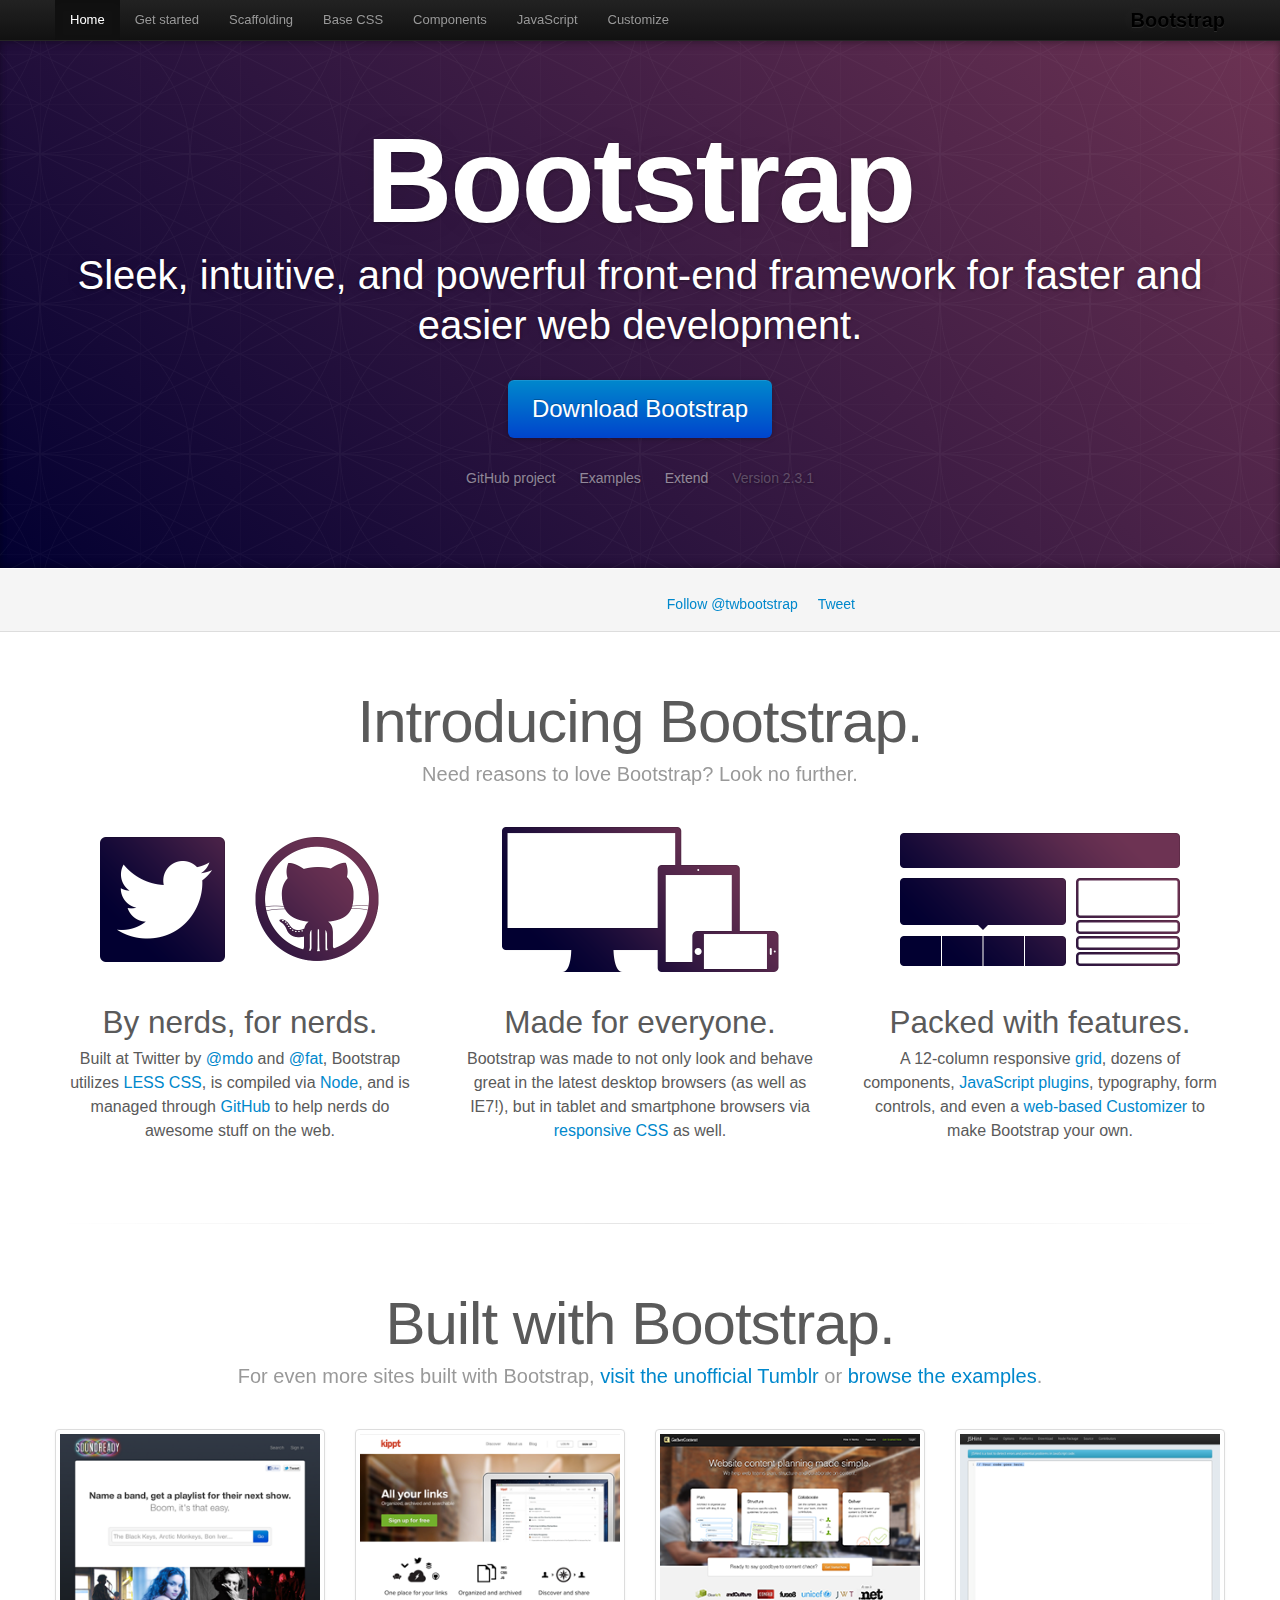
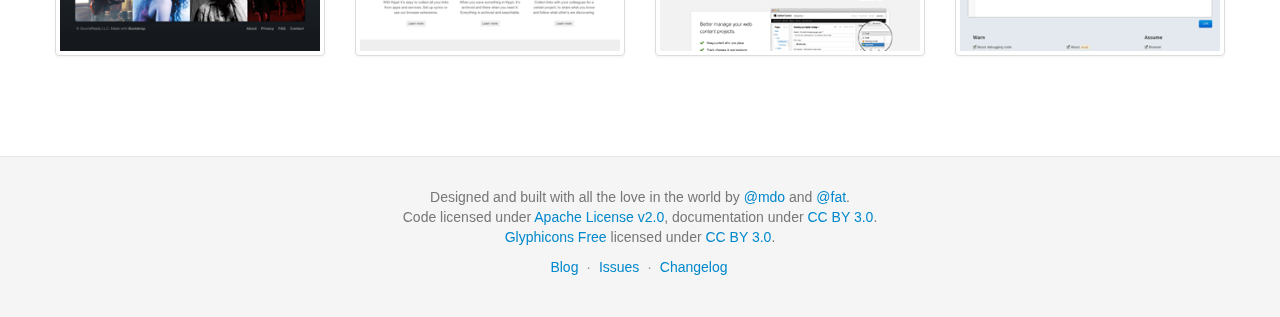
<file: www/docs/index.html>
<!DOCTYPE html>
<html lang="en">
  <head>
    <meta charset="utf-8">
    <title>Bootstrap</title>
    <meta name="viewport" content="width=device-width, initial-scale=1.0">
    <meta name="description" content="">
    <meta name="author" content="">

    <!-- Le styles -->
    <link href="assets/css/bootstrap.css" rel="stylesheet">
    <link href="assets/css/bootstrap-responsive.css" rel="stylesheet">
    <link href="assets/css/docs.css" rel="stylesheet">
    <link href="assets/js/google-code-prettify/prettify.css" rel="stylesheet">

    <!-- Le HTML5 shim, for IE6-8 support of HTML5 elements -->
    <!--[if lt IE 9]>
      <script src="assets/js/html5shiv.js"></script>
    <![endif]-->

    <!-- Le fav and touch icons -->
    <link rel="apple-touch-icon-precomposed" sizes="144x144" href="assets/ico/apple-touch-icon-144-precomposed.png">
    <link rel="apple-touch-icon-precomposed" sizes="114x114" href="assets/ico/apple-touch-icon-114-precomposed.png">
      <link rel="apple-touch-icon-precomposed" sizes="72x72" href="assets/ico/apple-touch-icon-72-precomposed.png">
                    <link rel="apple-touch-icon-precomposed" href="assets/ico/apple-touch-icon-57-precomposed.png">
                                   <link rel="shortcut icon" href="assets/ico/favicon.png">

  </head>

  <body data-spy="scroll" data-target=".bs-docs-sidebar">

    <!-- Navbar
    ================================================== -->
    <div class="navbar navbar-inverse navbar-fixed-top">
      <div class="navbar-inner">
        <div class="container">
          <button type="button" class="btn btn-navbar" data-toggle="collapse" data-target=".nav-collapse">
            <span class="icon-bar"></span>
            <span class="icon-bar"></span>
            <span class="icon-bar"></span>
          </button>
          <a class="brand" href="./index.html">Bootstrap</a>
          <div class="nav-collapse collapse">
            <ul class="nav">
              <li class="active">
                <a href="./index.html">Home</a>
              </li>
              <li class="">
                <a href="./getting-started.html">Get started</a>
              </li>
              <li class="">
                <a href="./scaffolding.html">Scaffolding</a>
              </li>
              <li class="">
                <a href="./base-css.html">Base CSS</a>
              </li>
              <li class="">
                <a href="./components.html">Components</a>
              </li>
              <li class="">
                <a href="./javascript.html">JavaScript</a>
              </li>
              <li class="">
                <a href="./customize.html">Customize</a>
              </li>
            </ul>
          </div>
        </div>
      </div>
    </div>

<div class="jumbotron masthead">
  <div class="container">
    <h1>Bootstrap</h1>
    <p>Sleek, intuitive, and powerful front-end framework for faster and easier web development.</p>
    <p>
      <a href="assets/bootstrap.zip" class="btn btn-primary btn-large" >Download Bootstrap</a>
    </p>
    <ul class="masthead-links">
      <li>
        <a href="http://github.com/twitter/bootstrap" >GitHub project</a>
      </li>
      <li>
        <a href="./getting-started.html#examples" >Examples</a>
      </li>
      <li>
        <a href="./extend.html" >Extend</a>
      </li>
      <li>
        Version 2.3.1
      </li>
    </ul>
  </div>
</div>

<div class="bs-docs-social">
  <div class="container">
    <ul class="bs-docs-social-buttons">
      <li>
        <iframe class="github-btn" src="http://ghbtns.com/github-btn.html?user=twitter&repo=bootstrap&type=watch&count=true" allowtransparency="true" frameborder="0" scrolling="0" width="100px" height="20px"></iframe>
      </li>
      <li>
        <iframe class="github-btn" src="http://ghbtns.com/github-btn.html?user=twitter&repo=bootstrap&type=fork&count=true" allowtransparency="true" frameborder="0" scrolling="0" width="102px" height="20px"></iframe>
      </li>
      <li class="follow-btn">
        <a href="https://twitter.com/twbootstrap" class="twitter-follow-button" data-link-color="#0069D6" data-show-count="true">Follow @twbootstrap</a>
      </li>
      <li class="tweet-btn">
        <a href="https://twitter.com/share" class="twitter-share-button" data-url="http://twitter.github.com/bootstrap/" data-count="horizontal" data-via="twbootstrap" data-related="mdo:Creator of Twitter Bootstrap">Tweet</a>
      </li>
    </ul>
  </div>
</div>

<div class="container">

  <div class="marketing">

    <h1>Introducing Bootstrap.</h1>
    <p class="marketing-byline">Need reasons to love Bootstrap? Look no further.</p>

    <div class="row-fluid">
      <div class="span4">
        <img class="marketing-img" src="assets/img/bs-docs-twitter-github.png">
        <h2>By nerds, for nerds.</h2>
        <p>Built at Twitter by <a href="http://twitter.com/mdo">@mdo</a> and <a href="http://twitter.com/fat">@fat</a>, Bootstrap utilizes <a href="http://lesscss.org">LESS CSS</a>, is compiled via <a href="http://nodejs.org">Node</a>, and is managed through <a href="http://github.com">GitHub</a> to help nerds do awesome stuff on the web.</p>
      </div>
      <div class="span4">
        <img class="marketing-img" src="assets/img/bs-docs-responsive-illustrations.png">
        <h2>Made for everyone.</h2>
        <p>Bootstrap was made to not only look and behave great in the latest desktop browsers (as well as IE7!), but in tablet and smartphone browsers via <a href="./scaffolding.html#responsive">responsive CSS</a> as well.</p>
      </div>
      <div class="span4">
        <img class="marketing-img" src="assets/img/bs-docs-bootstrap-features.png">
        <h2>Packed with features.</h2>
        <p>A 12-column responsive <a href="./scaffolding.html#gridSystem">grid</a>, dozens of components, <a href="./javascript.html">JavaScript plugins</a>, typography, form controls, and even a <a href="./customize.html">web-based Customizer</a> to make Bootstrap your own.</p>
      </div>
    </div>

    <hr class="soften">

    <h1>Built with Bootstrap.</h1>
    <p class="marketing-byline">For even more sites built with Bootstrap, <a href="http://builtwithbootstrap.tumblr.com/" target="_blank">visit the unofficial Tumblr</a> or <a href="./getting-started.html#examples">browse the examples</a>.</p>
    <div class="row-fluid">
      <ul class="thumbnails example-sites">
        <li class="span3">
          <a class="thumbnail" href="http://soundready.fm/" target="_blank">
            <img src="assets/img/example-sites/soundready.png" alt="SoundReady.fm">
          </a>
        </li>
        <li class="span3">
          <a class="thumbnail" href="http://kippt.com/" target="_blank">
            <img src="assets/img/example-sites/kippt.png" alt="Kippt">
          </a>
        </li>
        <li class="span3">
          <a class="thumbnail" href="http://www.gathercontent.com/" target="_blank">
            <img src="assets/img/example-sites/gathercontent.png" alt="Gather Content">
          </a>
        </li>
        <li class="span3">
          <a class="thumbnail" href="http://www.jshint.com/" target="_blank">
            <img src="assets/img/example-sites/jshint.png" alt="JS Hint">
          </a>
        </li>
      </ul>
     </div>

  </div>

</div>



    <!-- Footer
    ================================================== -->
    <footer class="footer">
      <div class="container">
        <p>Designed and built with all the love in the world by <a href="http://twitter.com/mdo" target="_blank">@mdo</a> and <a href="http://twitter.com/fat" target="_blank">@fat</a>.</p>
        <p>Code licensed under <a href="http://www.apache.org/licenses/LICENSE-2.0" target="_blank">Apache License v2.0</a>, documentation under <a href="http://creativecommons.org/licenses/by/3.0/">CC BY 3.0</a>.</p>
        <p><a href="http://glyphicons.com">Glyphicons Free</a> licensed under <a href="http://creativecommons.org/licenses/by/3.0/">CC BY 3.0</a>.</p>
        <ul class="footer-links">
          <li><a href="http://blog.getbootstrap.com">Blog</a></li>
          <li class="muted">&middot;</li>
          <li><a href="https://github.com/twitter/bootstrap/issues?state=open">Issues</a></li>
          <li class="muted">&middot;</li>
          <li><a href="https://github.com/twitter/bootstrap/blob/master/CHANGELOG.md">Changelog</a></li>
        </ul>
      </div>
    </footer>



    <!-- Le javascript
    ================================================== -->
    <!-- Placed at the end of the document so the pages load faster -->
    <script type="text/javascript" src="http://platform.twitter.com/widgets.js"></script>
    <script src="assets/js/jquery.js"></script>
    <script src="assets/js/bootstrap-transition.js"></script>
    <script src="assets/js/bootstrap-alert.js"></script>
    <script src="assets/js/bootstrap-modal.js"></script>
    <script src="assets/js/bootstrap-dropdown.js"></script>
    <script src="assets/js/bootstrap-scrollspy.js"></script>
    <script src="assets/js/bootstrap-tab.js"></script>
    <script src="assets/js/bootstrap-tooltip.js"></script>
    <script src="assets/js/bootstrap-popover.js"></script>
    <script src="assets/js/bootstrap-button.js"></script>
    <script src="assets/js/bootstrap-collapse.js"></script>
    <script src="assets/js/bootstrap-carousel.js"></script>
    <script src="assets/js/bootstrap-typeahead.js"></script>
    <script src="assets/js/bootstrap-affix.js"></script>

    <script src="assets/js/holder/holder.js"></script>
    <script src="assets/js/google-code-prettify/prettify.js"></script>

    <script src="assets/js/application.js"></script>



  </body>
</html>
</file>
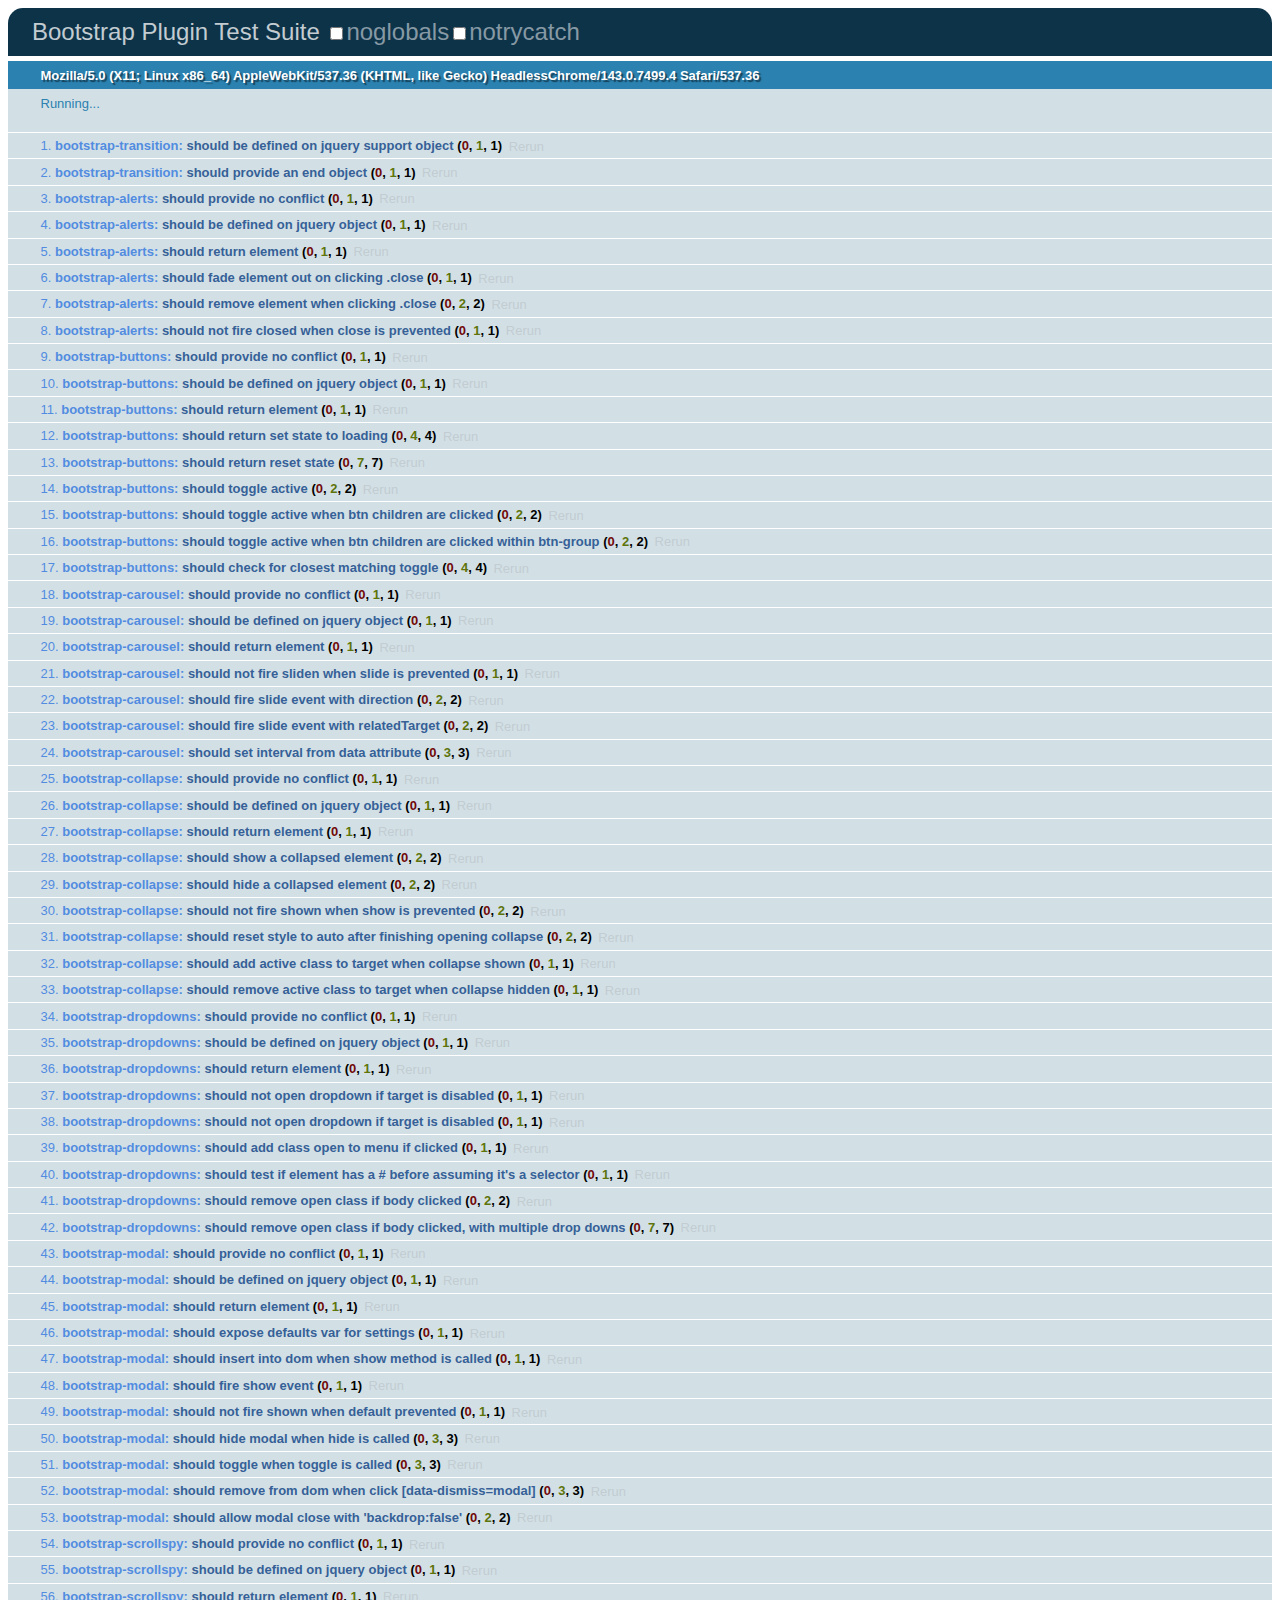
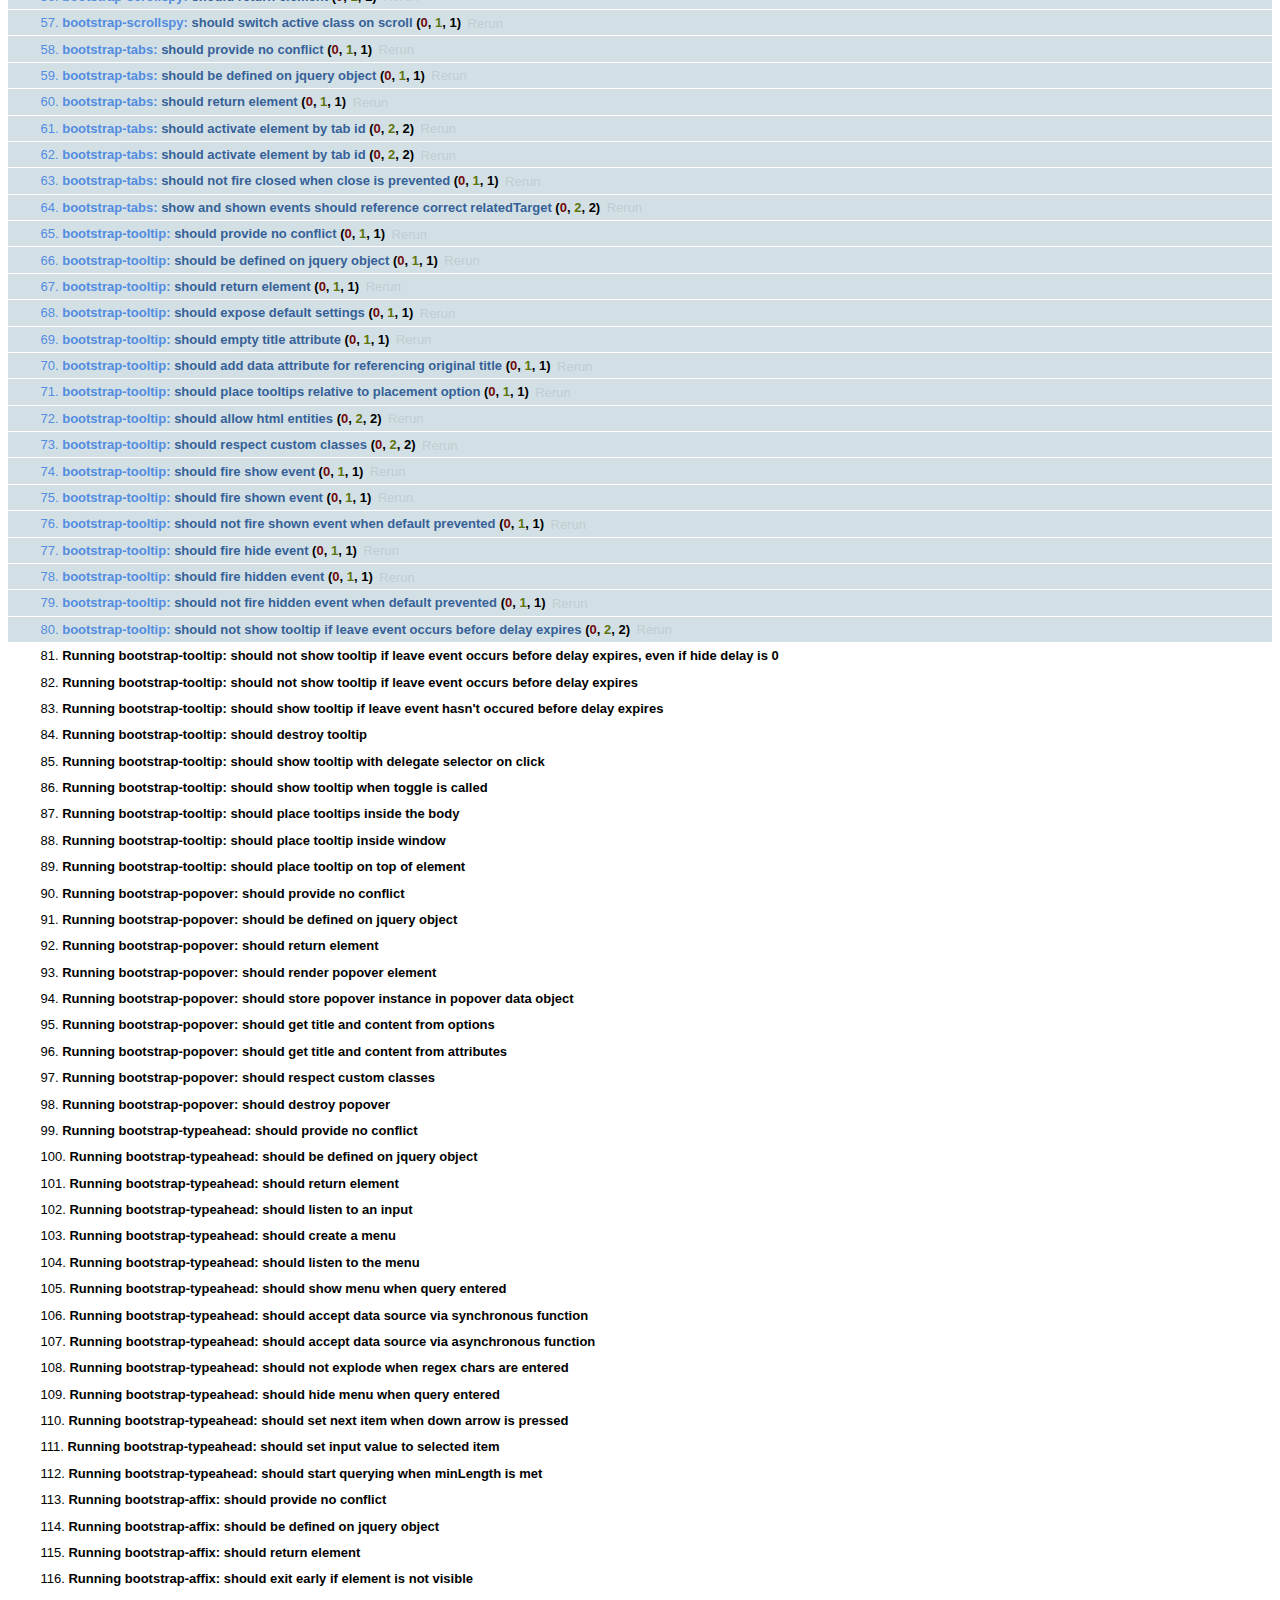
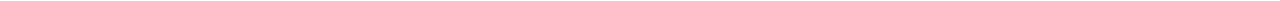
<file: www/js/tests/index.html>
<!DOCTYPE HTML>
<html>
<head>
  <title>Bootstrap Plugin Test Suite</title>

  <!-- jquery -->
  <!--<script src="http://code.jquery.com/jquery-1.7.min.js"></script>-->
  <script src="vendor/jquery.js"></script>

  <!-- qunit -->
  <link rel="stylesheet" href="vendor/qunit.css" type="text/css" media="screen" />
  <script src="vendor/qunit.js"></script>

  <!-- phantomjs logging script-->
  <script src="unit/bootstrap-phantom.js"></script>

  <!--  plugin sources -->
  <script src="../../js/bootstrap-transition.js"></script>
  <script src="../../js/bootstrap-alert.js"></script>
  <script src="../../js/bootstrap-button.js"></script>
  <script src="../../js/bootstrap-carousel.js"></script>
  <script src="../../js/bootstrap-collapse.js"></script>
  <script src="../../js/bootstrap-dropdown.js"></script>
  <script src="../../js/bootstrap-modal.js"></script>
  <script src="../../js/bootstrap-scrollspy.js"></script>
  <script src="../../js/bootstrap-tab.js"></script>
  <script src="../../js/bootstrap-tooltip.js"></script>
  <script src="../../js/bootstrap-popover.js"></script>
  <script src="../../js/bootstrap-typeahead.js"></script>
  <script src="../../js/bootstrap-affix.js"></script>

  <!-- unit tests -->
  <script src="unit/bootstrap-transition.js"></script>
  <script src="unit/bootstrap-alert.js"></script>
  <script src="unit/bootstrap-button.js"></script>
  <script src="unit/bootstrap-carousel.js"></script>
  <script src="unit/bootstrap-collapse.js"></script>
  <script src="unit/bootstrap-dropdown.js"></script>
  <script src="unit/bootstrap-modal.js"></script>
  <script src="unit/bootstrap-scrollspy.js"></script>
  <script src="unit/bootstrap-tab.js"></script>
  <script src="unit/bootstrap-tooltip.js"></script>
  <script src="unit/bootstrap-popover.js"></script>
  <script src="unit/bootstrap-typeahead.js"></script>
  <script src="unit/bootstrap-affix.js"></script>
</head>
<body>
  <div>
    <h1 id="qunit-header">Bootstrap Plugin Test Suite</h1>
    <h2 id="qunit-banner"></h2>
    <h2 id="qunit-userAgent"></h2>
    <ol id="qunit-tests"></ol>
    <div id="qunit-fixture"></div>
  </div>
</body>
</html>
</file>
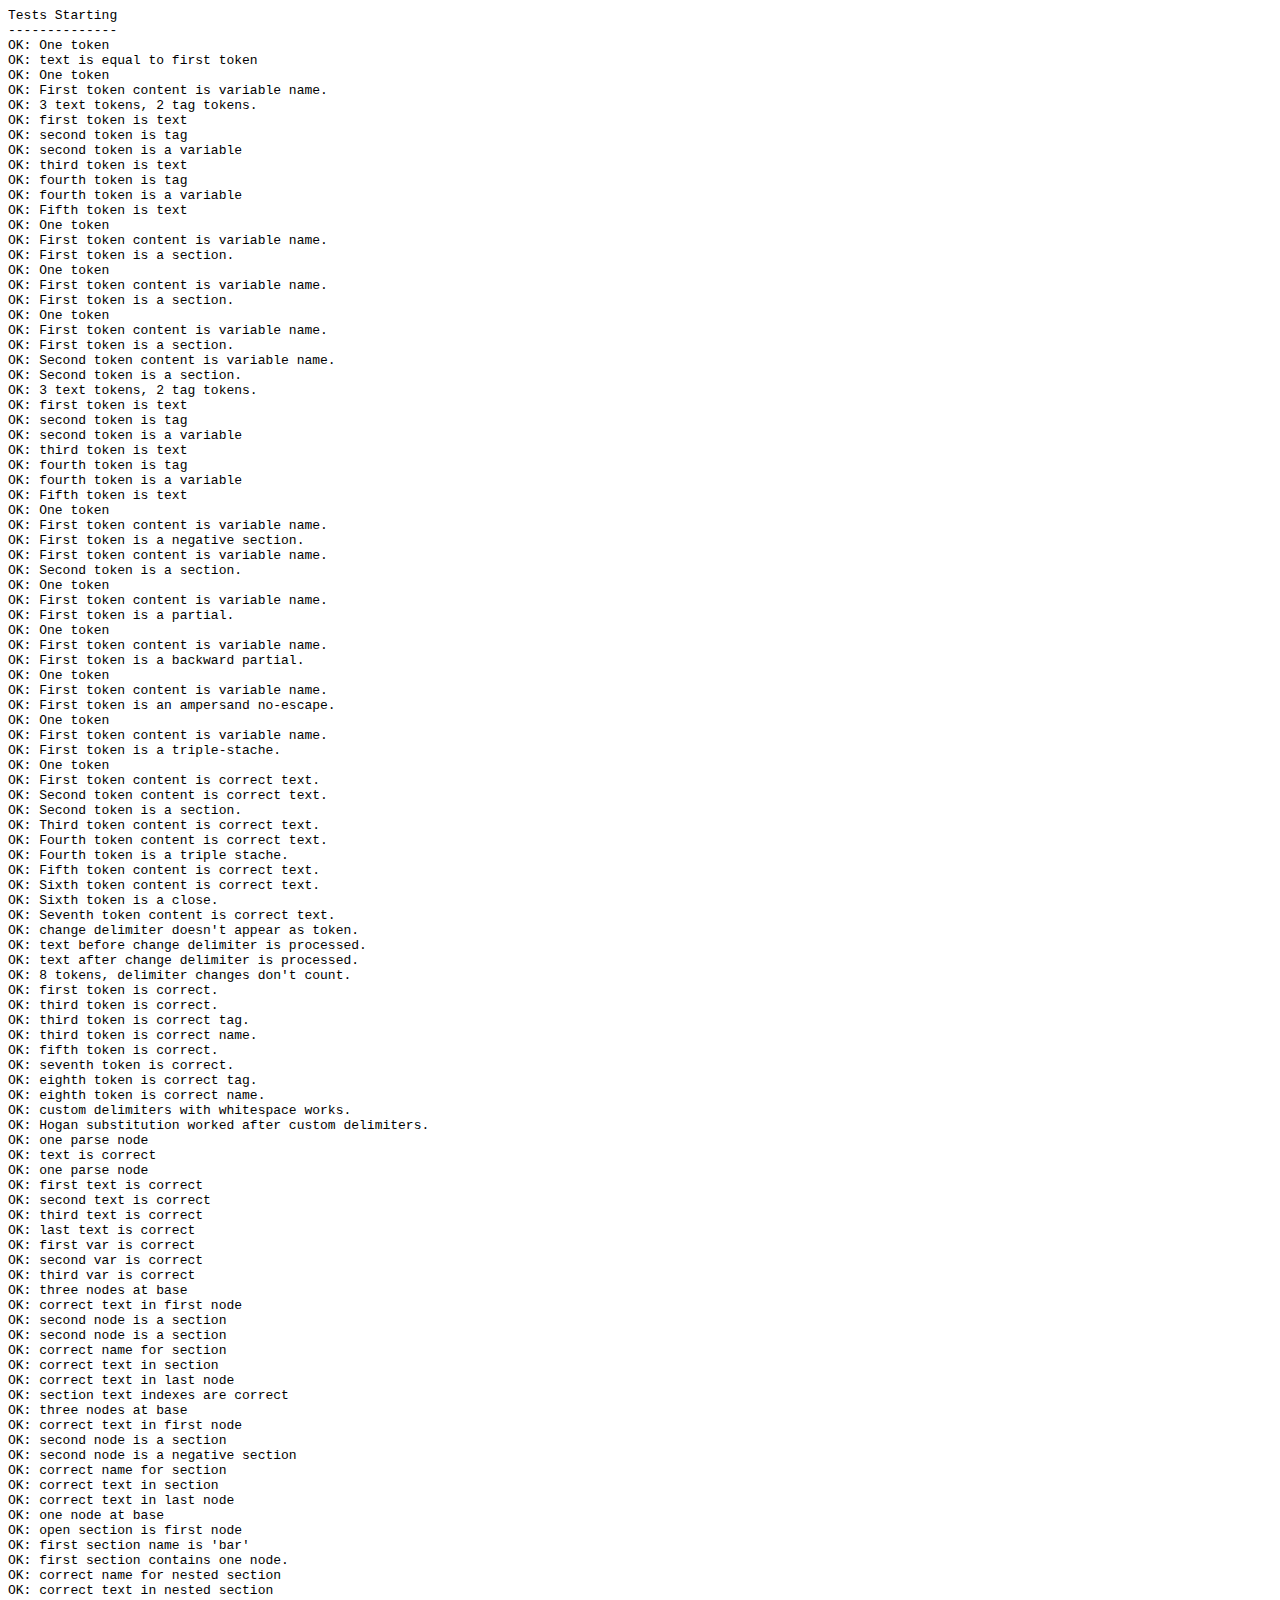
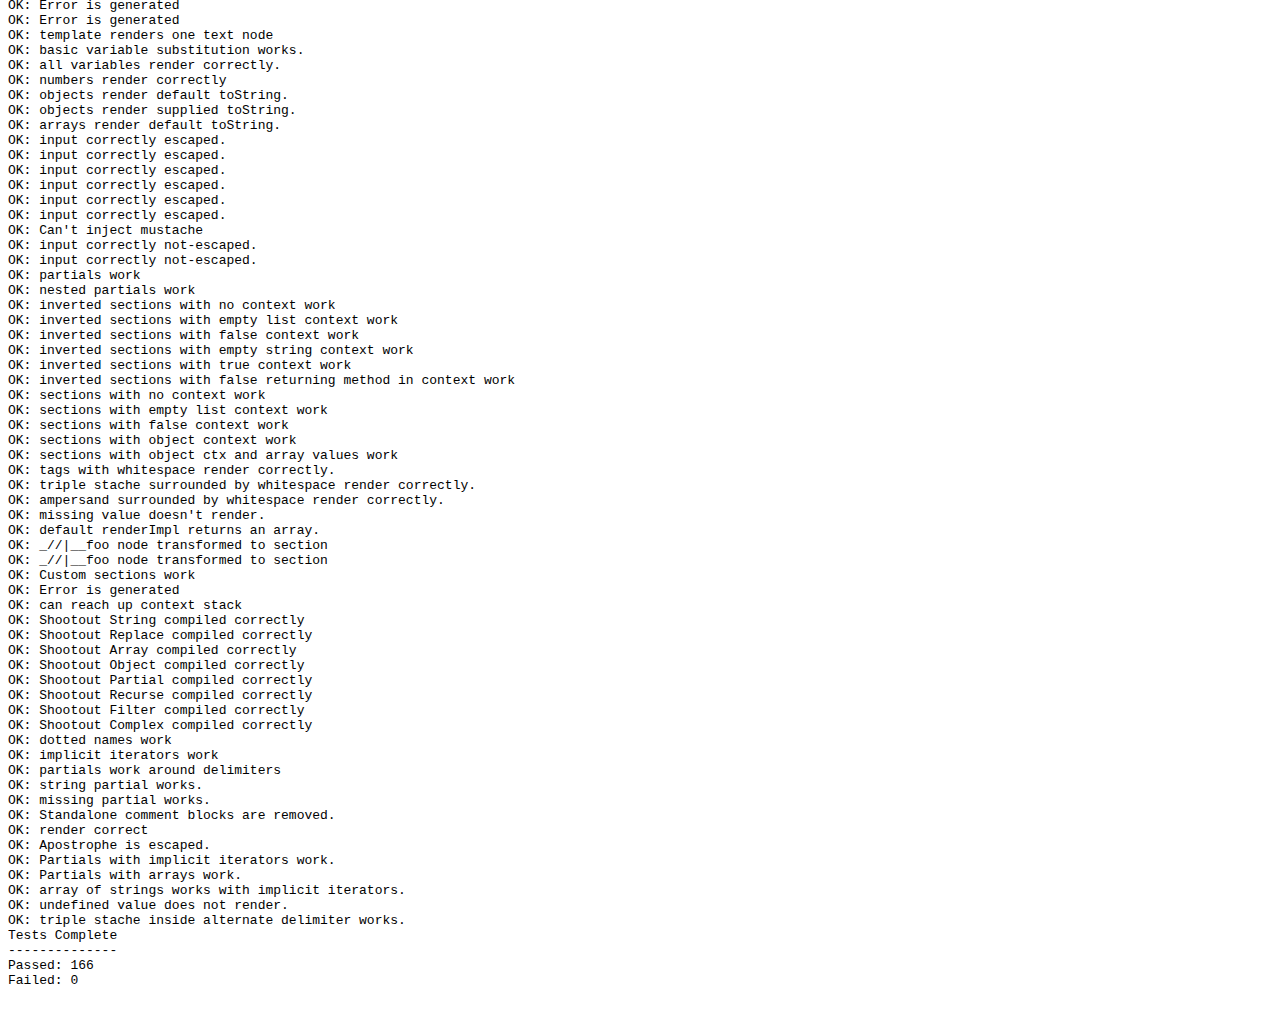
<file: www/docs/build/node_modules/hogan.js/test/index.html>
<html>
<head>
	<title>test</title>
	<script src="https://raw.github.com/douglascrockford/JSON-js/master/json2.js"></script>
</head>
<body>
  <code id="console"></code>
  <script>var Hogan = {};</script>
  <script src="../lib/template.js"></script>
  <script src="../lib/compiler.js"></script>
  <script src="./index.js"></script>
</body>
</html>
</file>
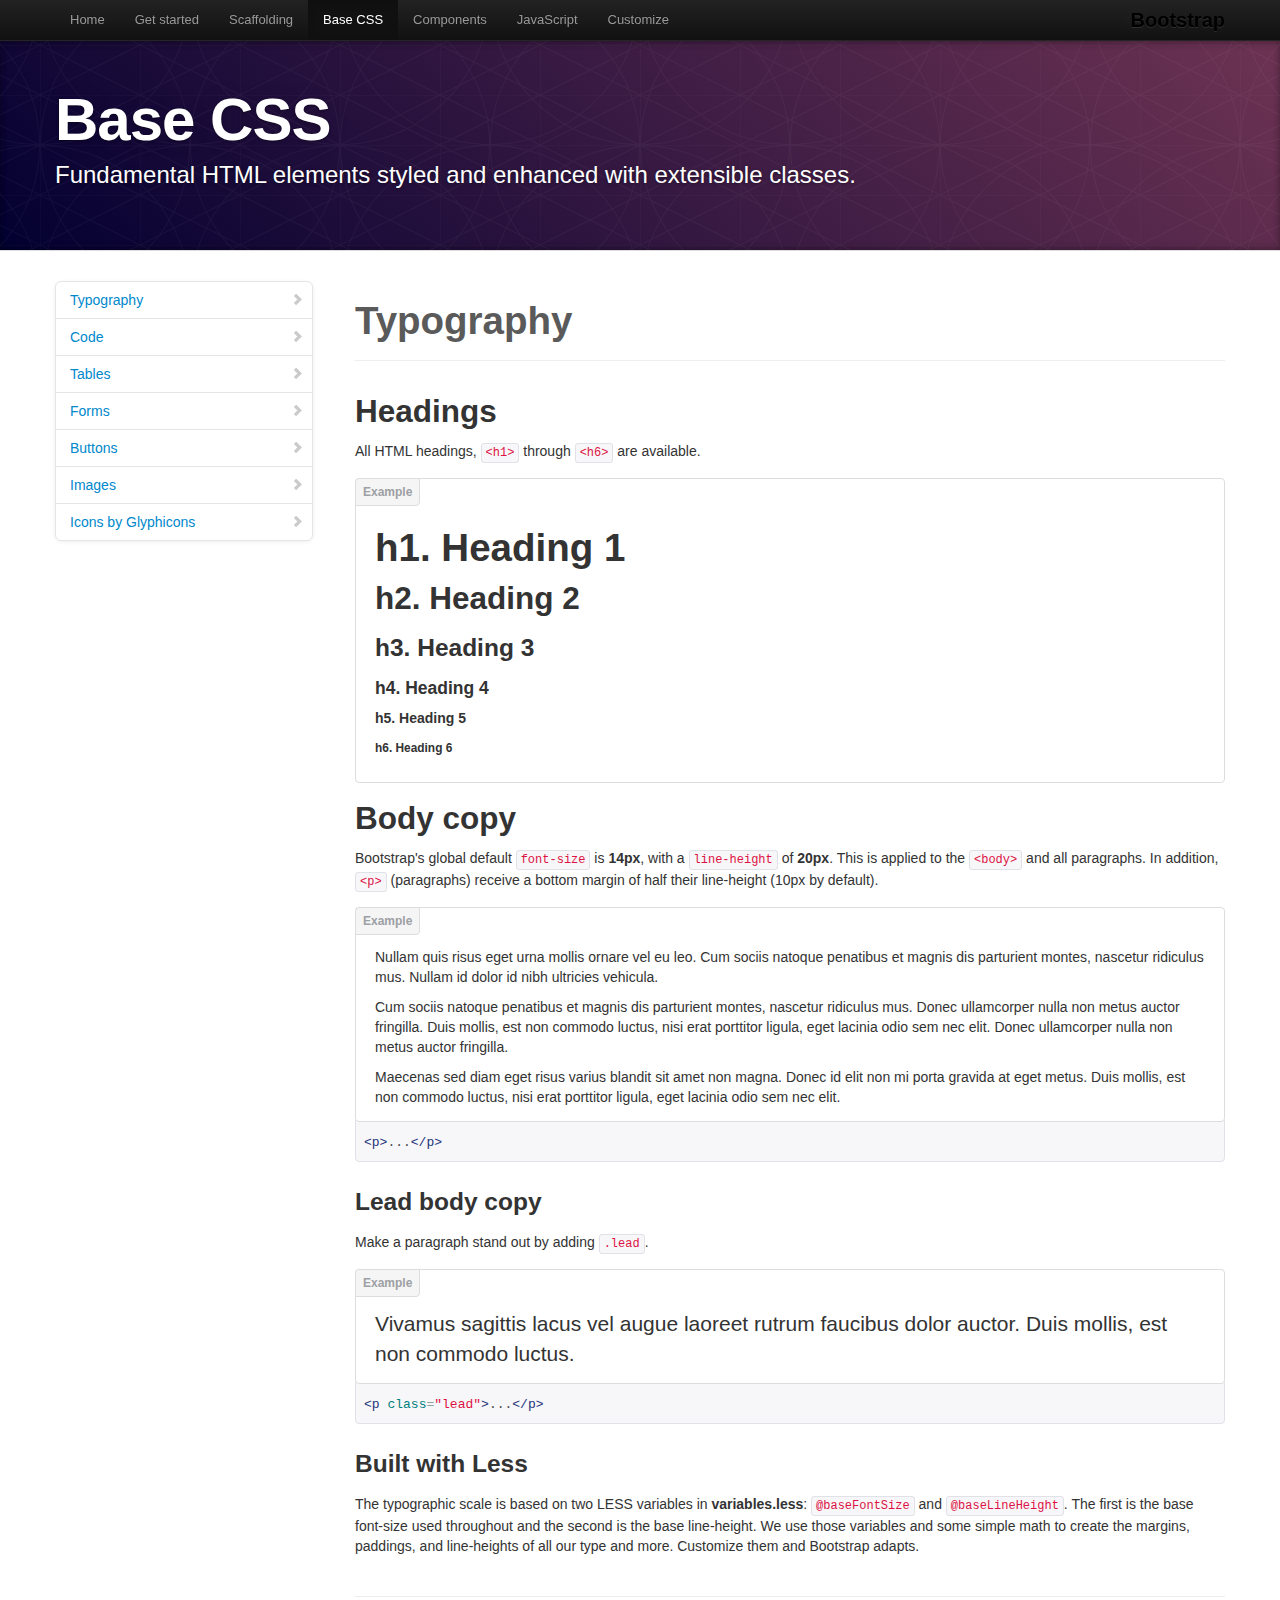
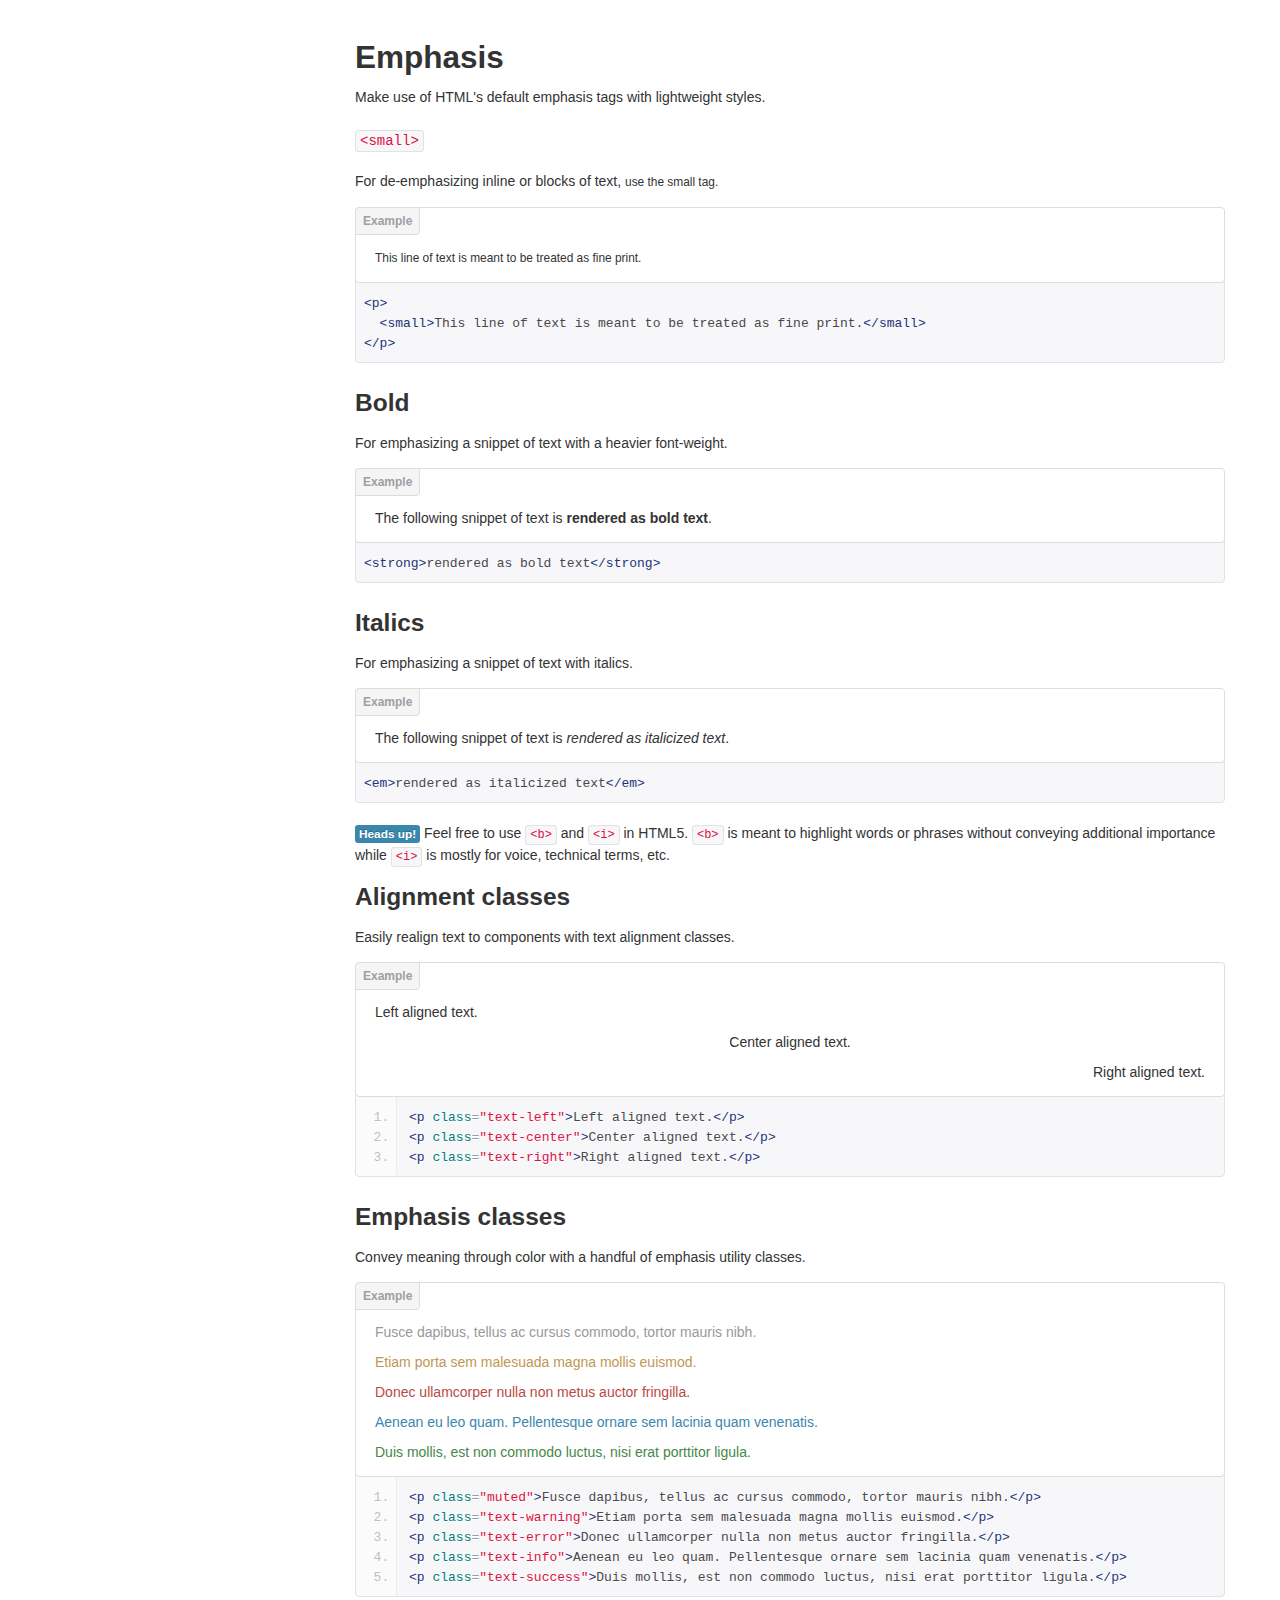
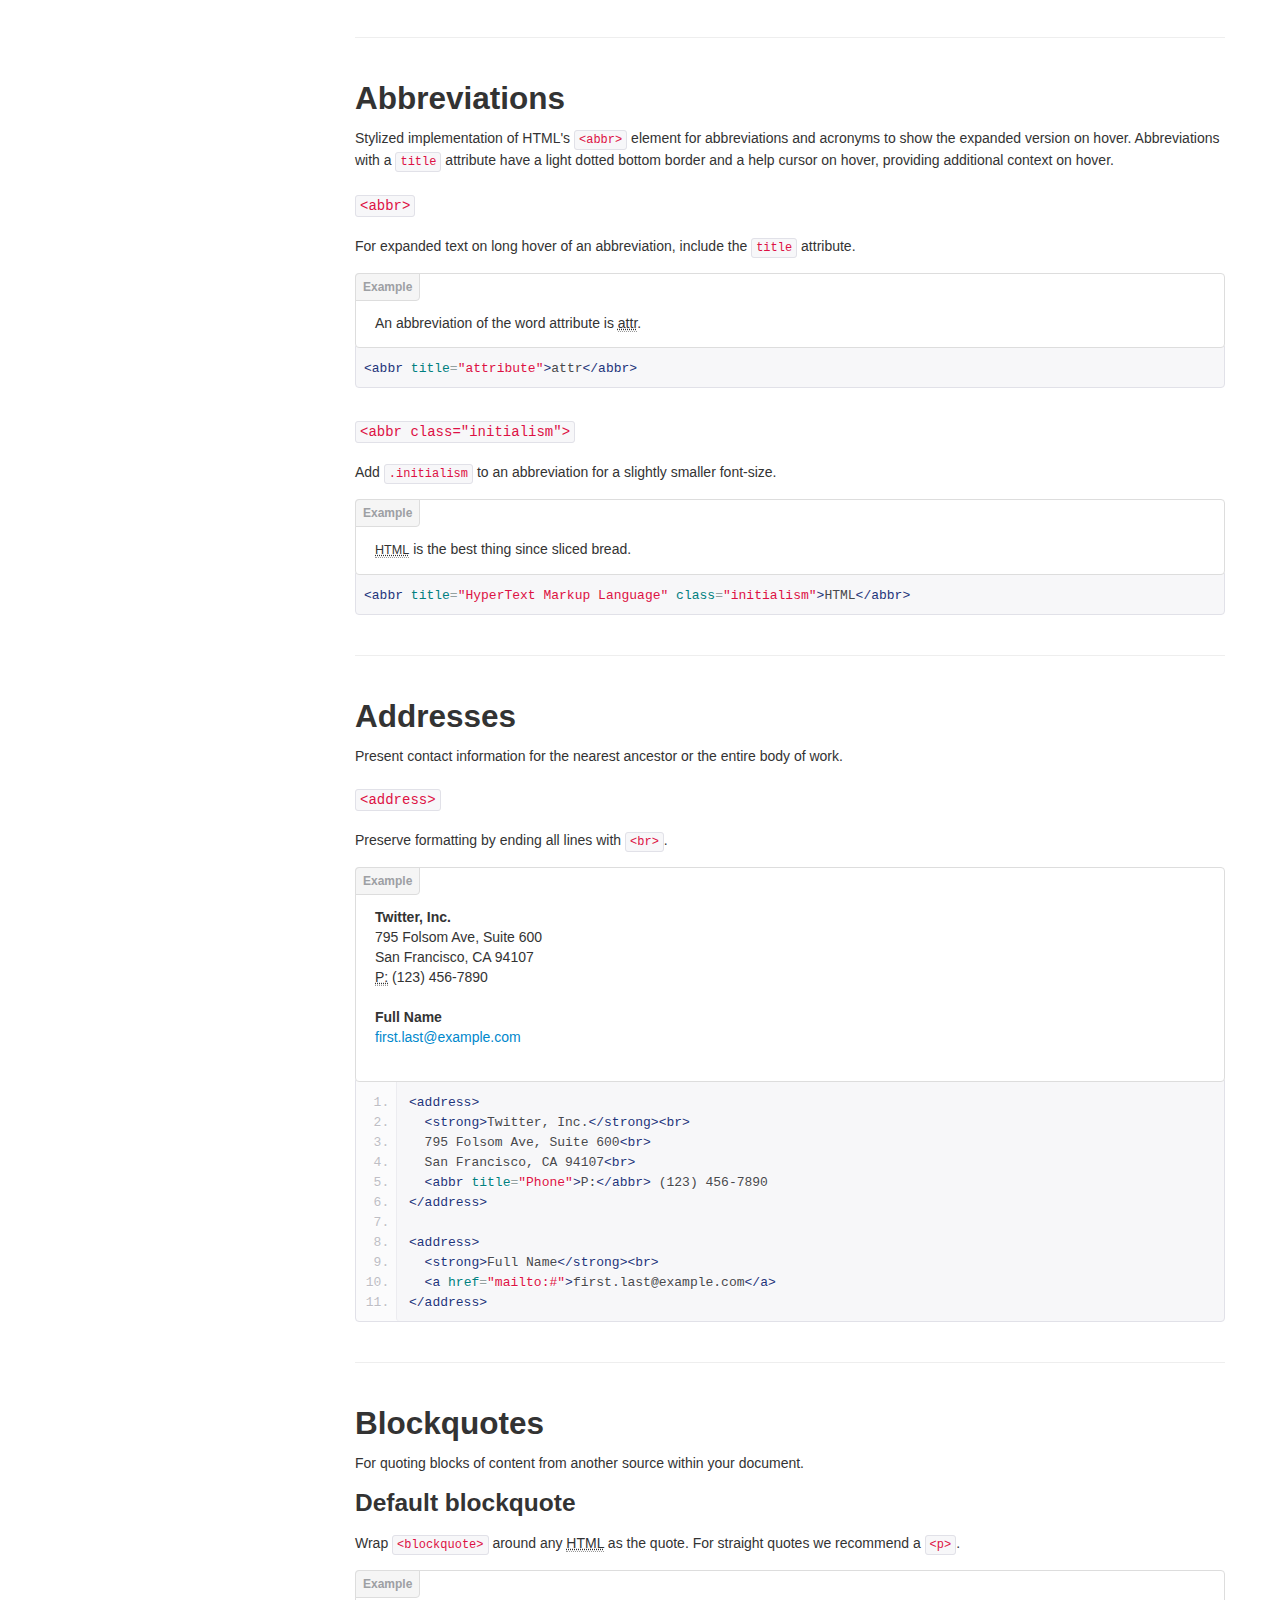
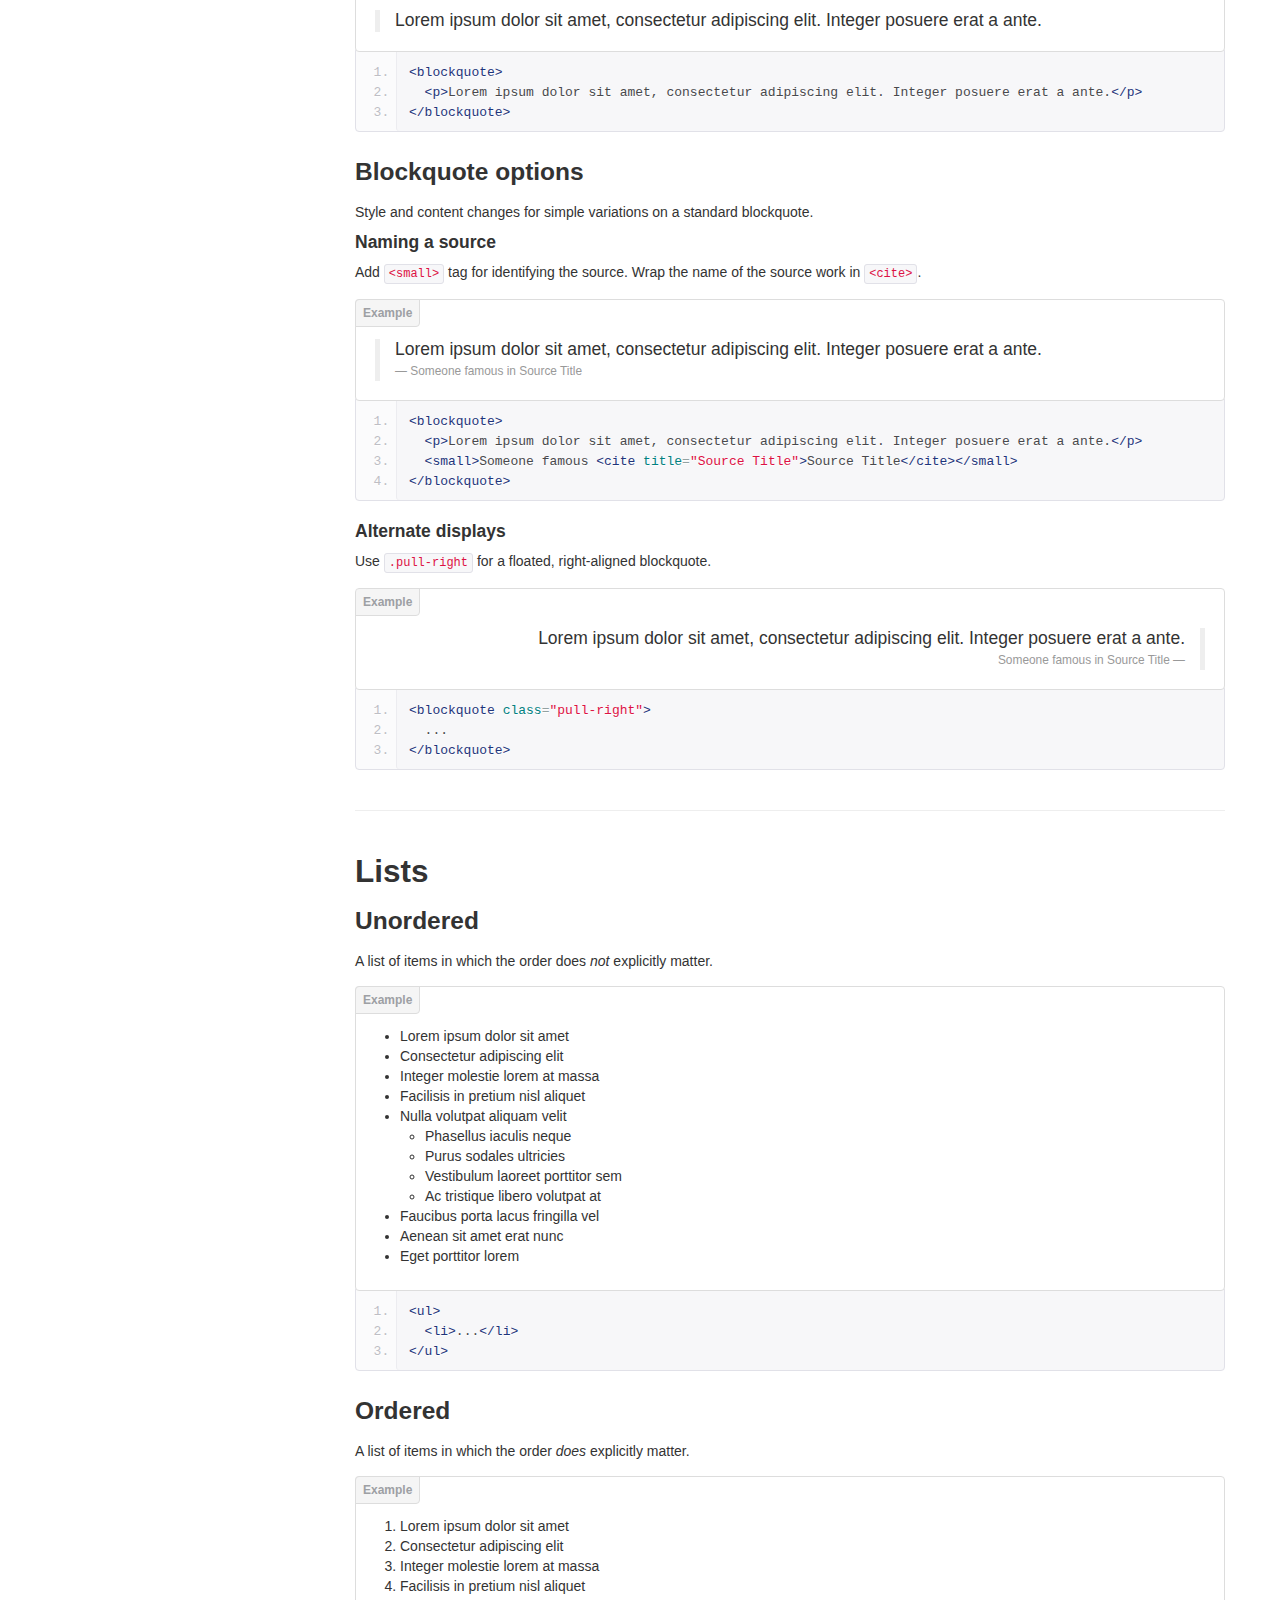
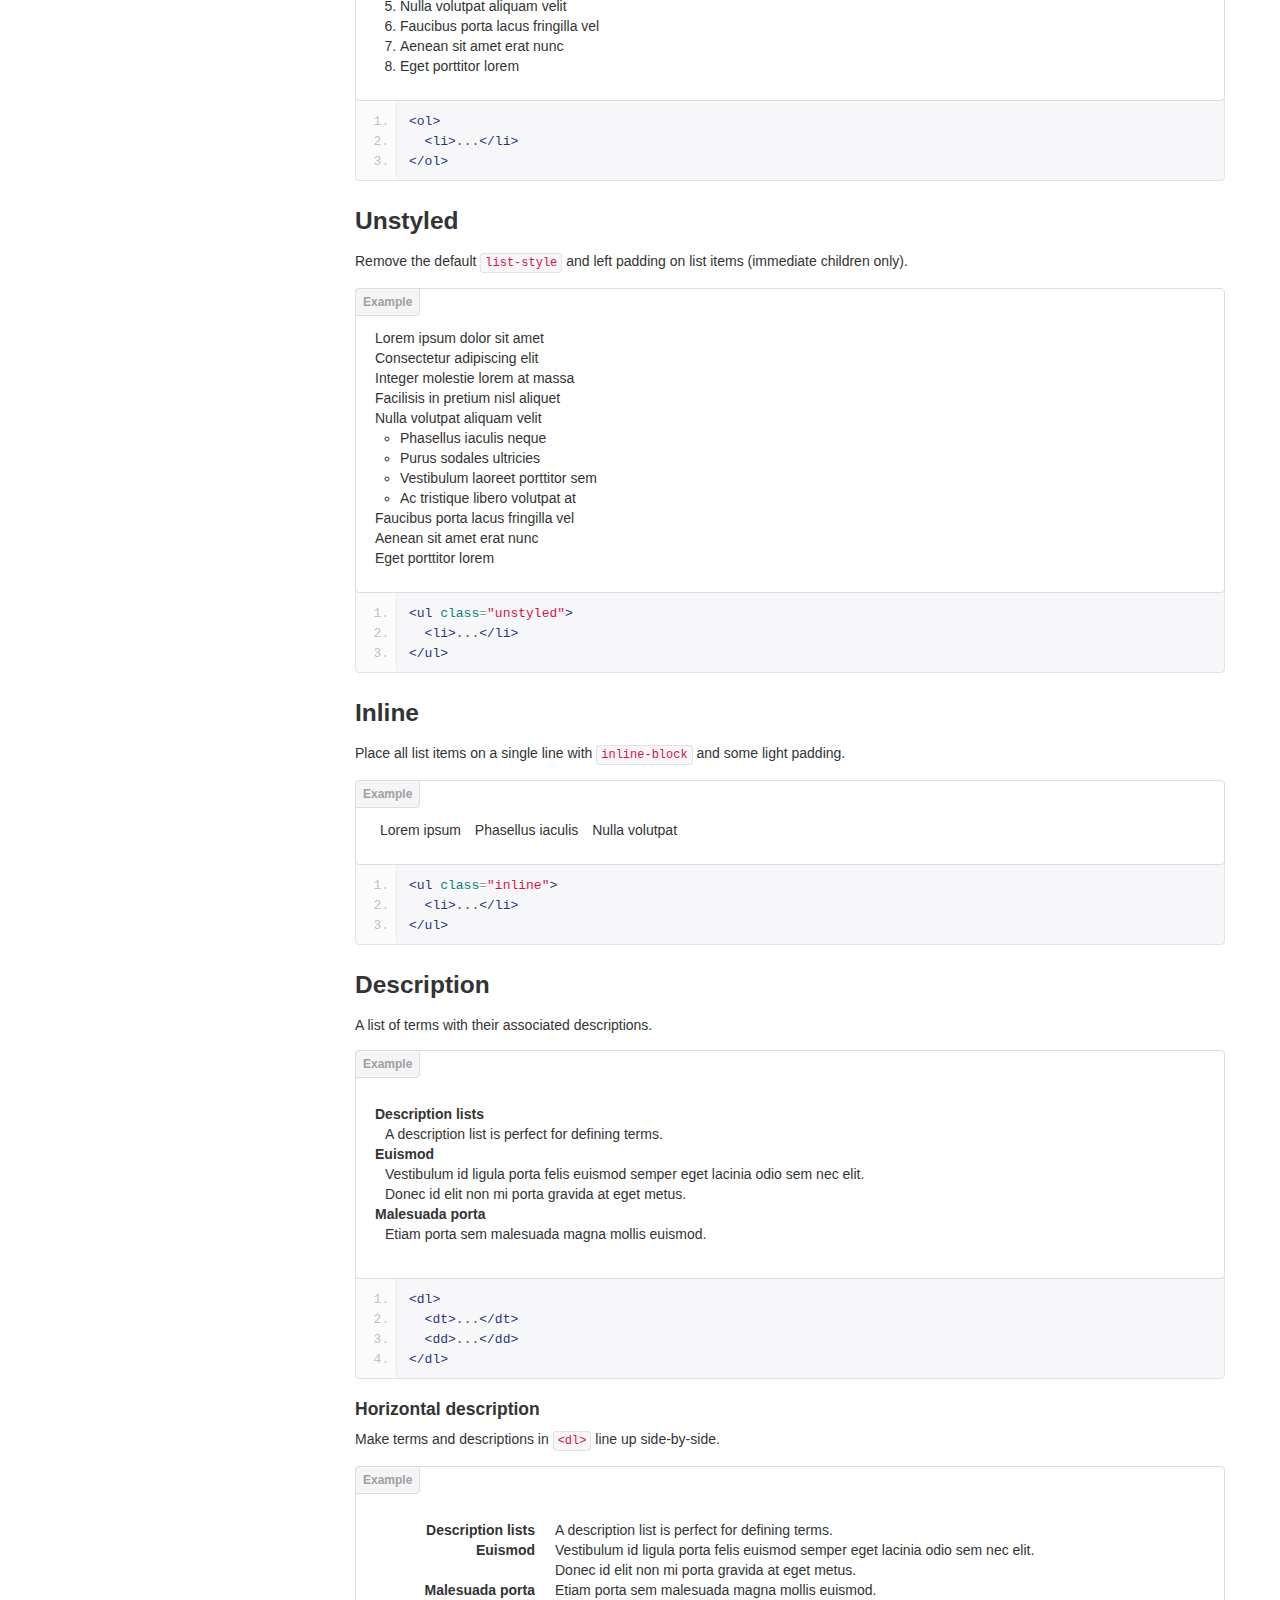
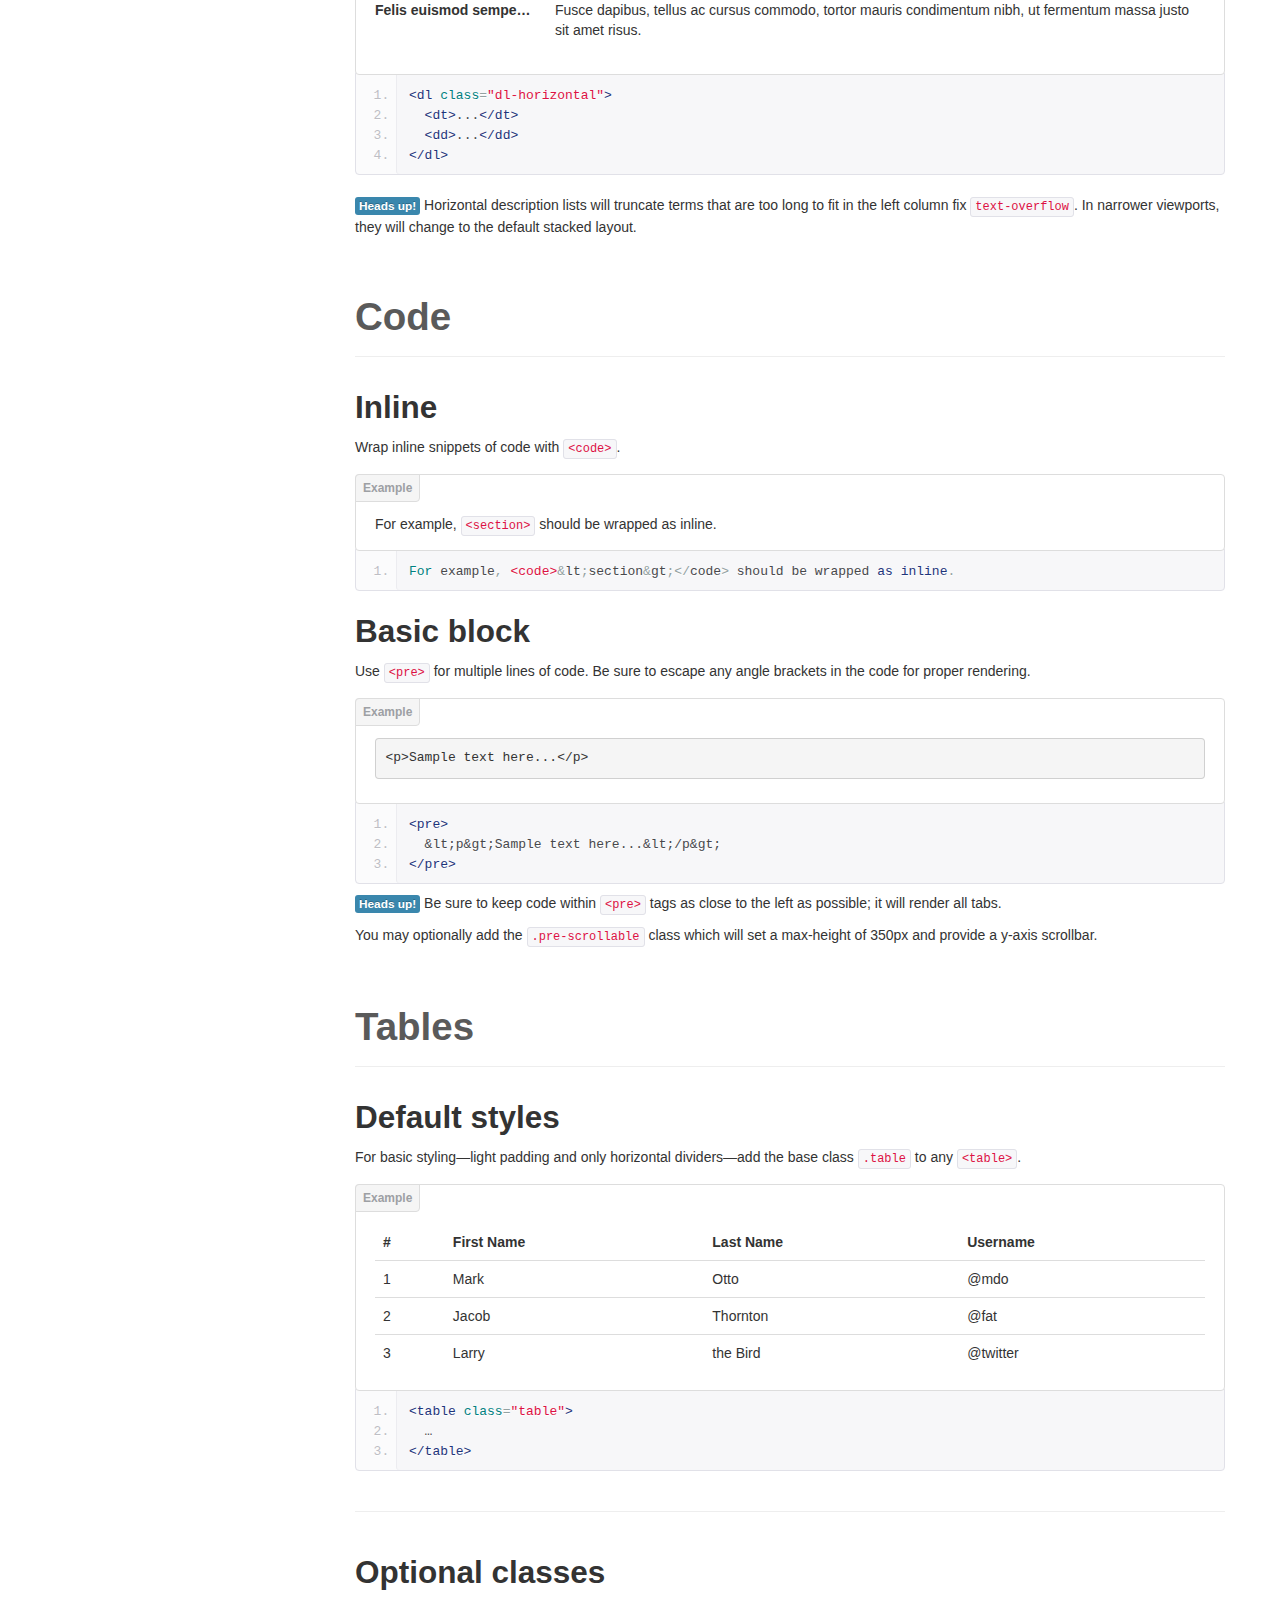
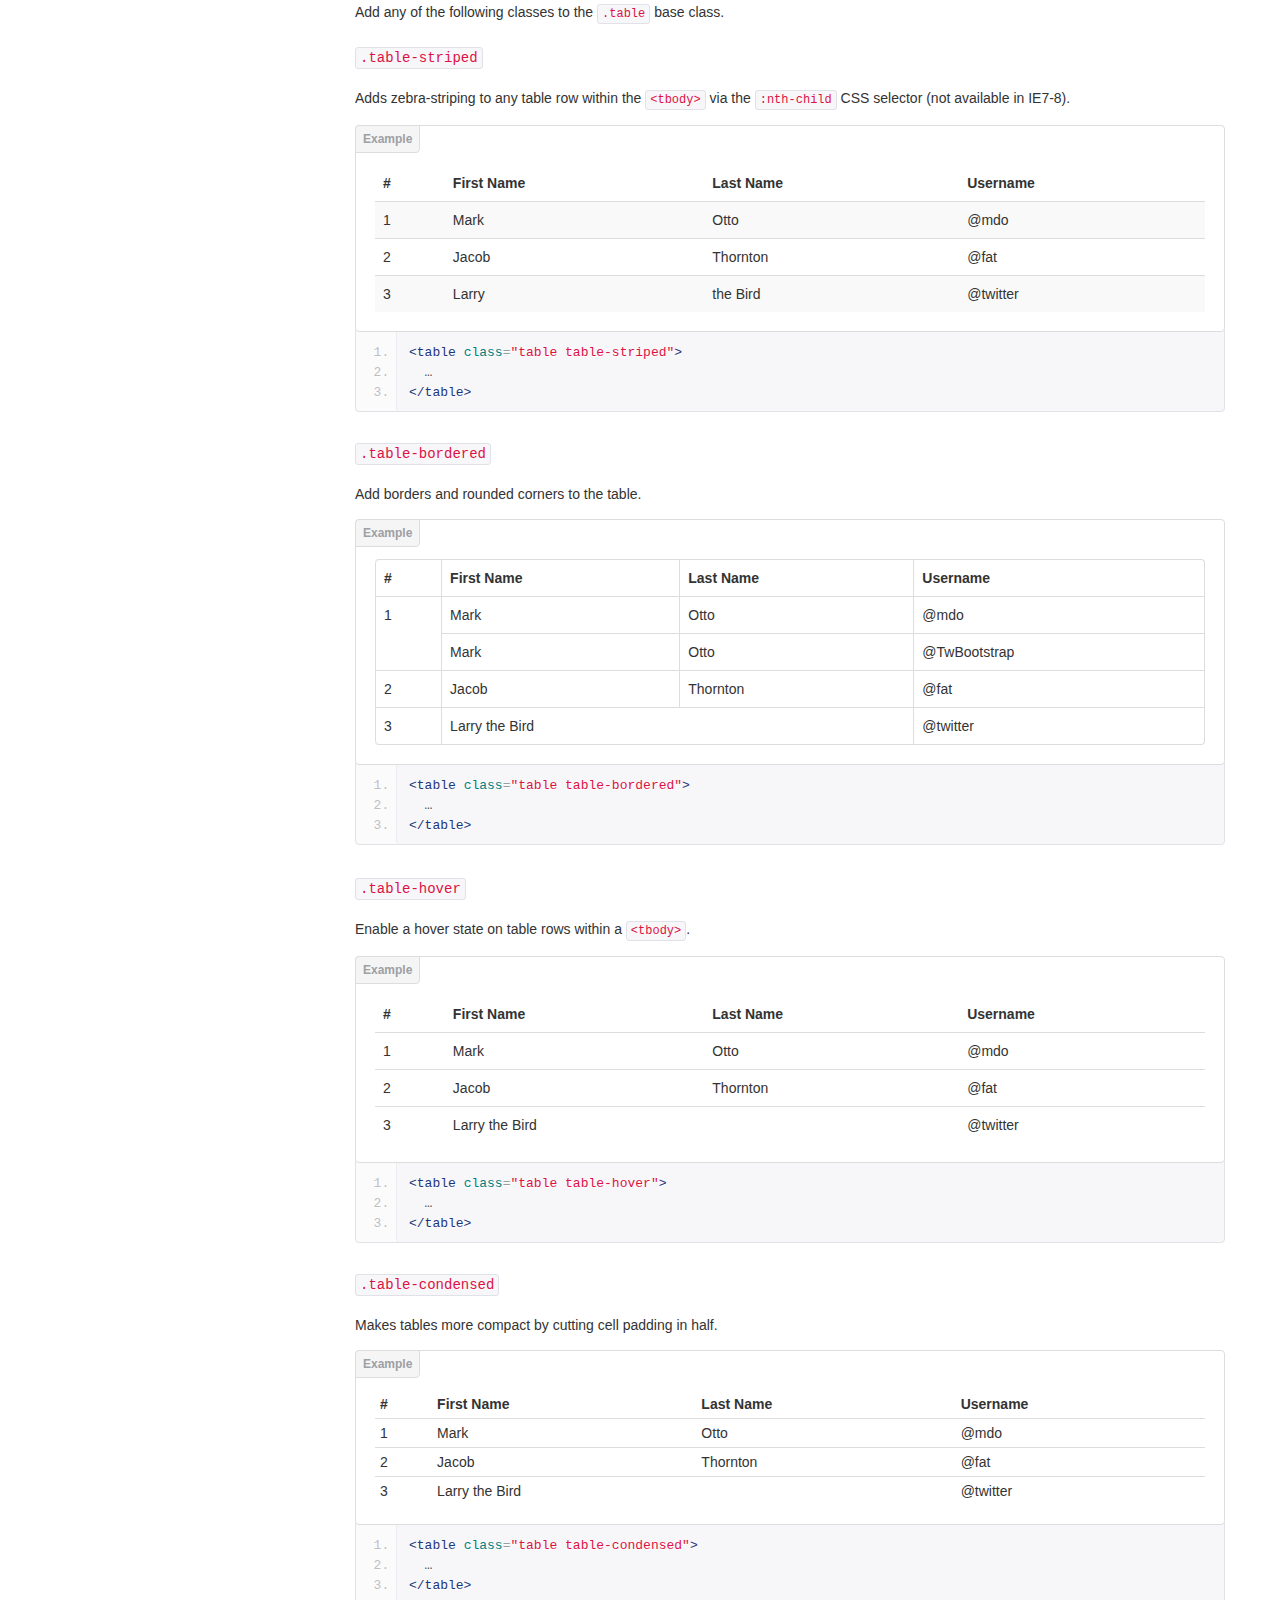
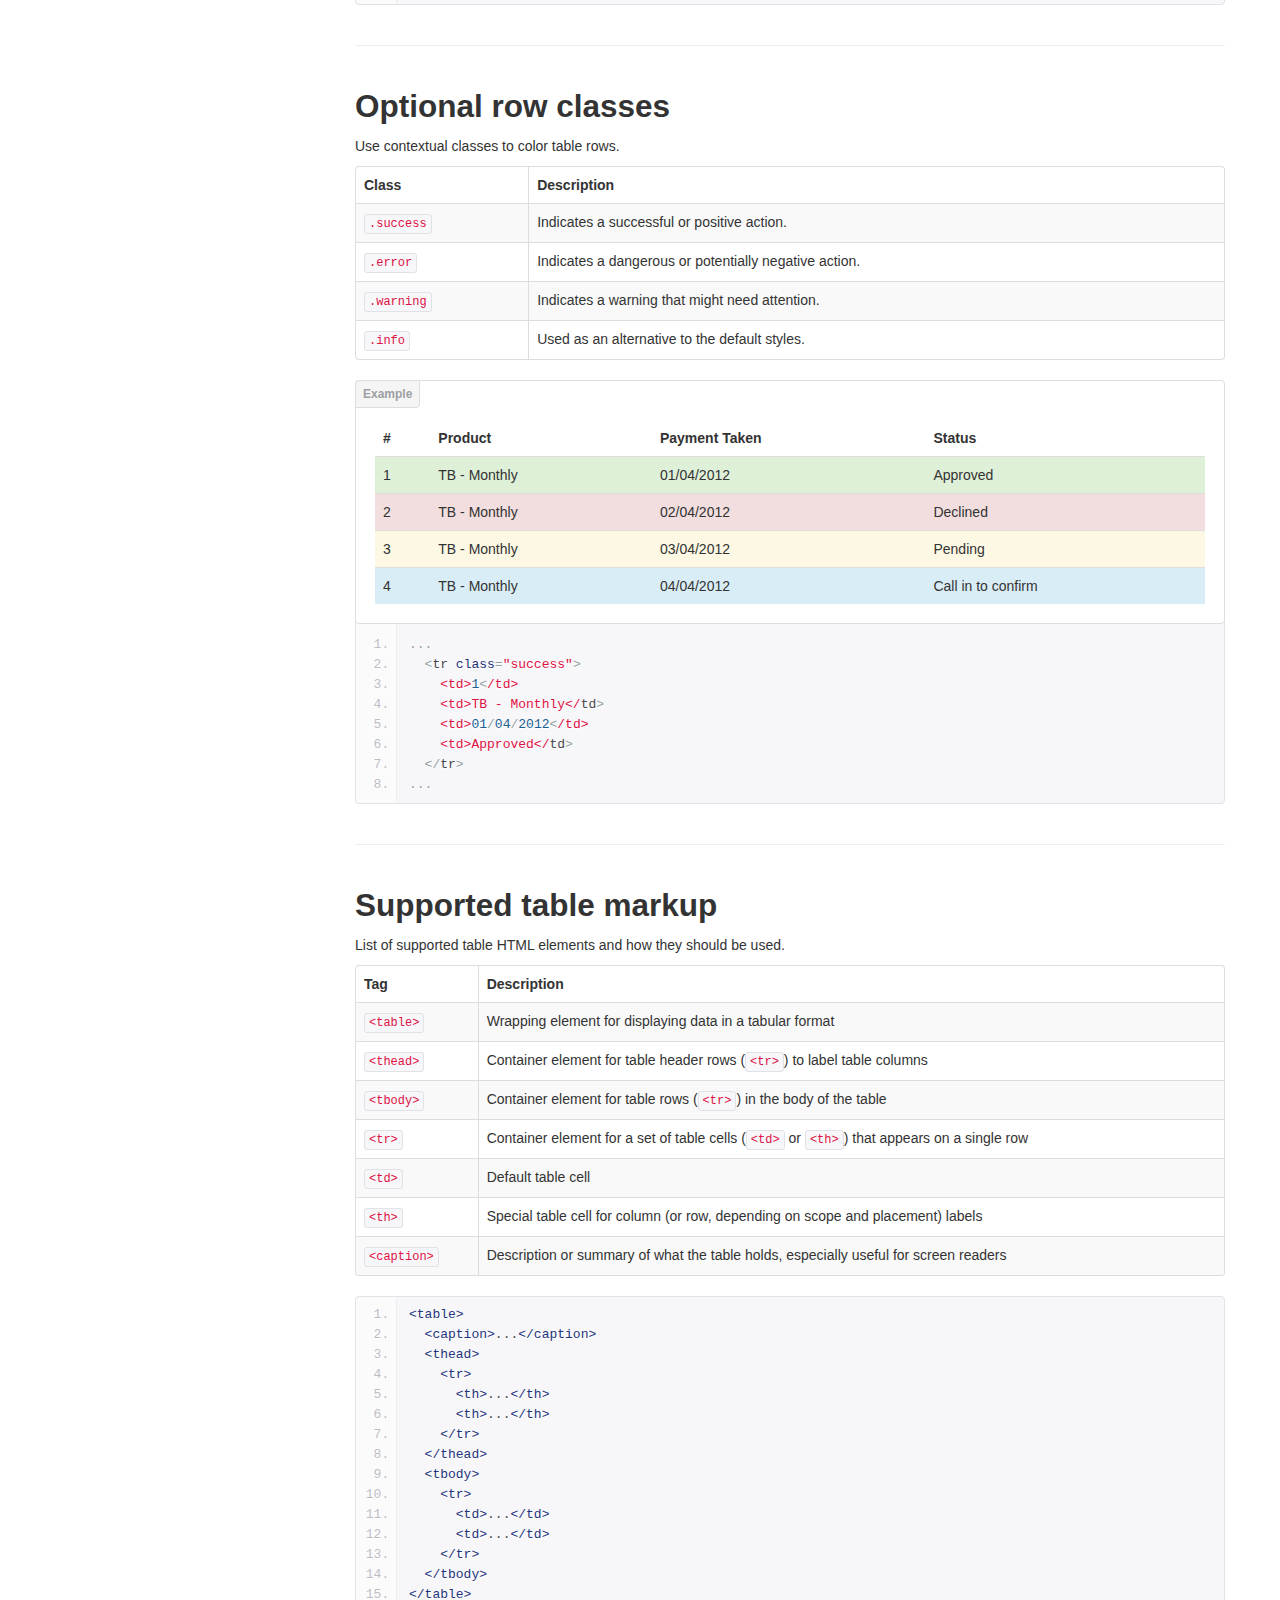
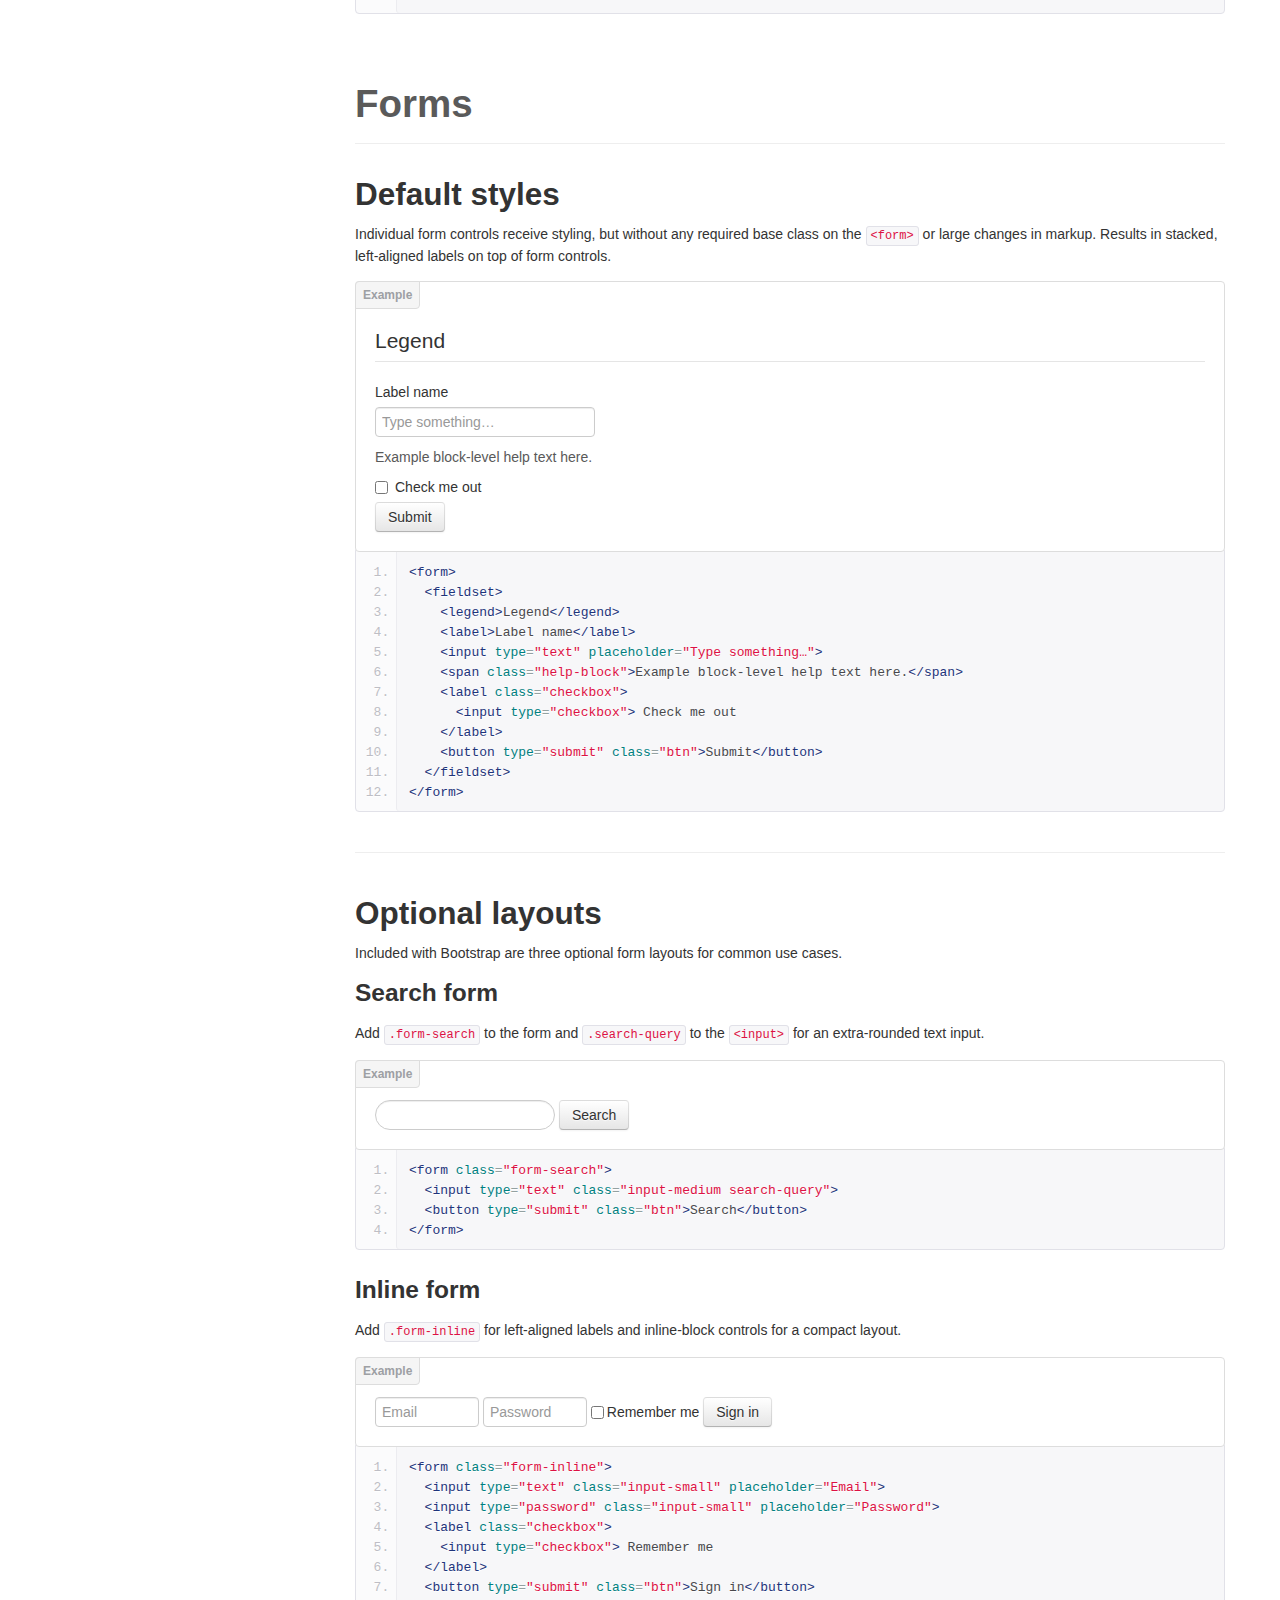
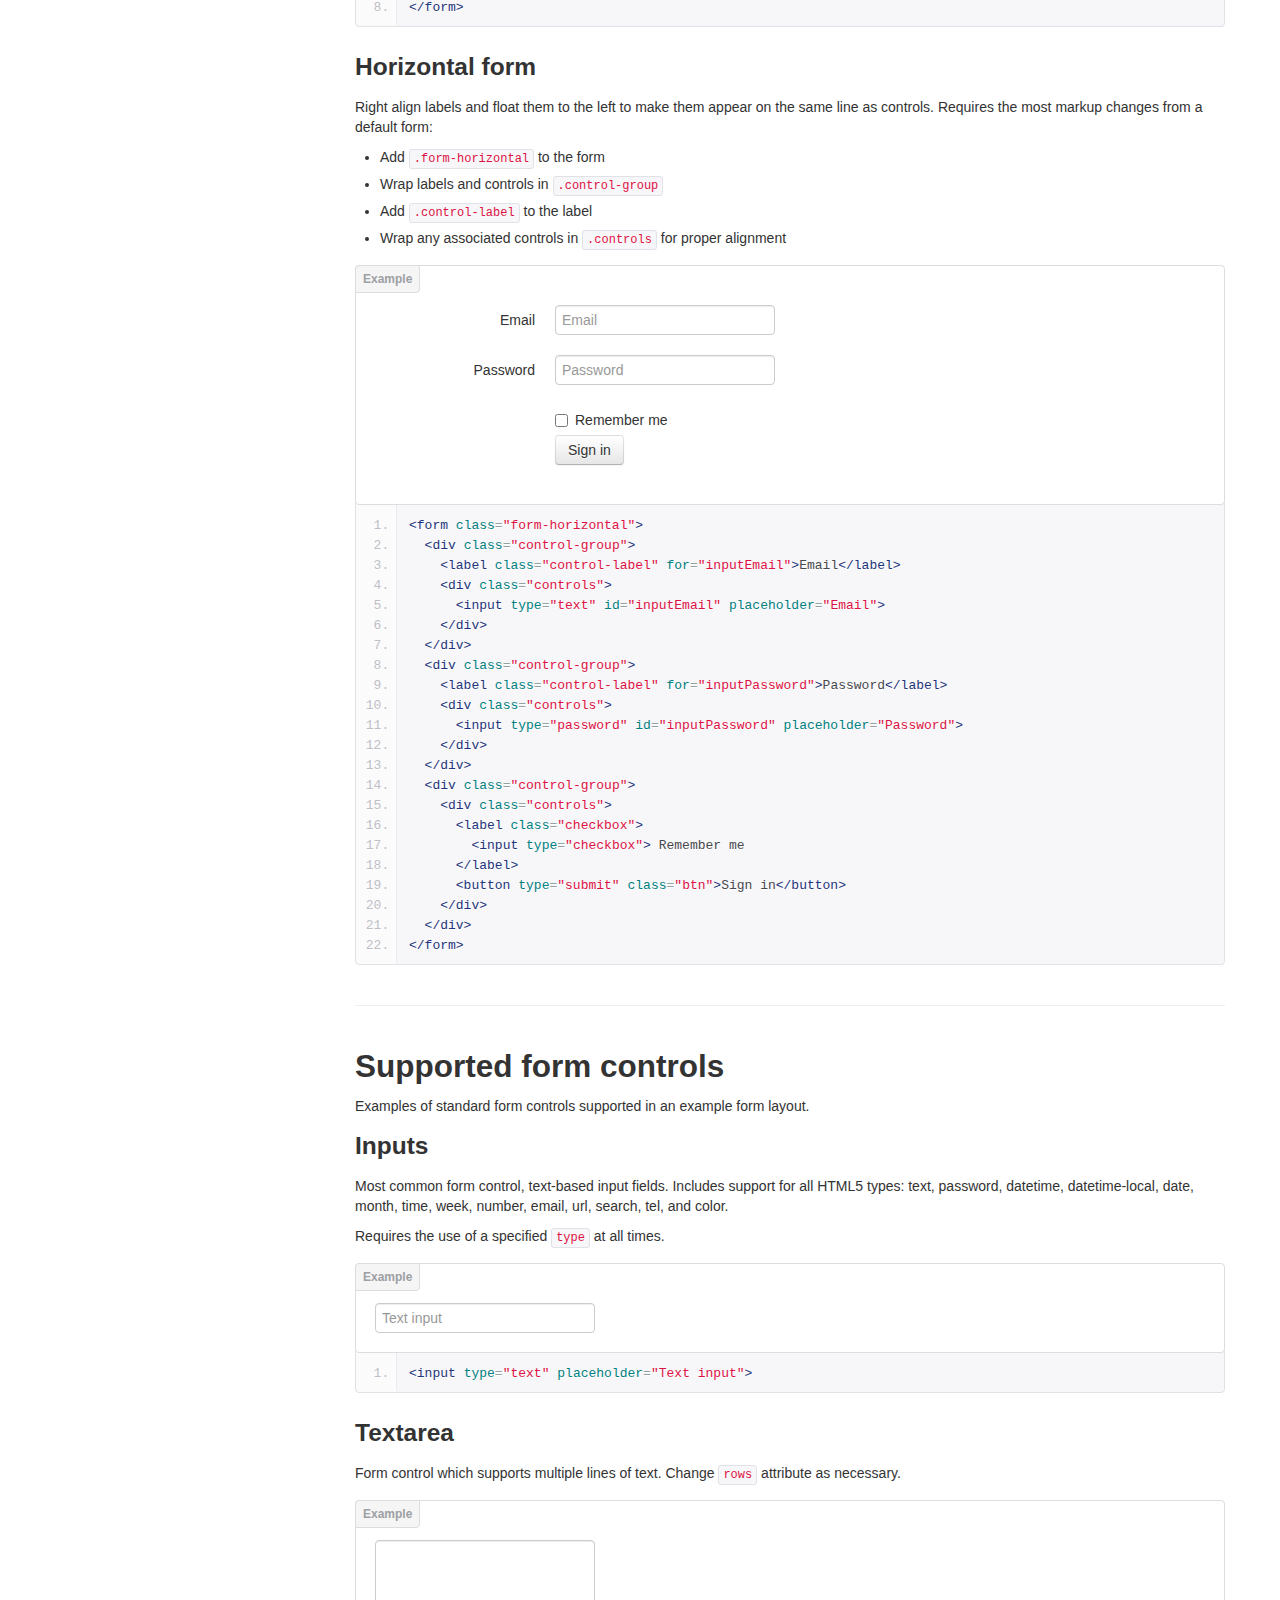
<file: www/docs/base-css.html>
<!DOCTYPE html>
<html lang="en">
  <head>
    <meta charset="utf-8">
    <title>Base · Bootstrap</title>
    <meta name="viewport" content="width=device-width, initial-scale=1.0">
    <meta name="description" content="">
    <meta name="author" content="">

    <!-- Le styles -->
    <link href="assets/css/bootstrap.css" rel="stylesheet">
    <link href="assets/css/bootstrap-responsive.css" rel="stylesheet">
    <link href="assets/css/docs.css" rel="stylesheet">
    <link href="assets/js/google-code-prettify/prettify.css" rel="stylesheet">

    <!-- Le HTML5 shim, for IE6-8 support of HTML5 elements -->
    <!--[if lt IE 9]>
      <script src="assets/js/html5shiv.js"></script>
    <![endif]-->

    <!-- Le fav and touch icons -->
    <link rel="apple-touch-icon-precomposed" sizes="144x144" href="assets/ico/apple-touch-icon-144-precomposed.png">
    <link rel="apple-touch-icon-precomposed" sizes="114x114" href="assets/ico/apple-touch-icon-114-precomposed.png">
      <link rel="apple-touch-icon-precomposed" sizes="72x72" href="assets/ico/apple-touch-icon-72-precomposed.png">
                    <link rel="apple-touch-icon-precomposed" href="assets/ico/apple-touch-icon-57-precomposed.png">
                                   <link rel="shortcut icon" href="assets/ico/favicon.png">

  </head>

  <body data-spy="scroll" data-target=".bs-docs-sidebar">

    <!-- Navbar
    ================================================== -->
    <div class="navbar navbar-inverse navbar-fixed-top">
      <div class="navbar-inner">
        <div class="container">
          <button type="button" class="btn btn-navbar" data-toggle="collapse" data-target=".nav-collapse">
            <span class="icon-bar"></span>
            <span class="icon-bar"></span>
            <span class="icon-bar"></span>
          </button>
          <a class="brand" href="./index.html">Bootstrap</a>
          <div class="nav-collapse collapse">
            <ul class="nav">
              <li class="">
                <a href="./index.html">Home</a>
              </li>
              <li class="">
                <a href="./getting-started.html">Get started</a>
              </li>
              <li class="">
                <a href="./scaffolding.html">Scaffolding</a>
              </li>
              <li class="active">
                <a href="./base-css.html">Base CSS</a>
              </li>
              <li class="">
                <a href="./components.html">Components</a>
              </li>
              <li class="">
                <a href="./javascript.html">JavaScript</a>
              </li>
              <li class="">
                <a href="./customize.html">Customize</a>
              </li>
            </ul>
          </div>
        </div>
      </div>
    </div>

<!-- Subhead
================================================== -->
<header class="jumbotron subhead" id="overview">
  <div class="container">
    <h1>Base CSS</h1>
    <p class="lead">Fundamental HTML elements styled and enhanced with extensible classes.</p>
  </div>
</header>


  <div class="container">

    <!-- Docs nav
    ================================================== -->
    <div class="row">
      <div class="span3 bs-docs-sidebar">
        <ul class="nav nav-list bs-docs-sidenav">
          <li><a href="#typography"><i class="icon-chevron-right"></i> Typography</a></li>
          <li><a href="#code"><i class="icon-chevron-right"></i> Code</a></li>
          <li><a href="#tables"><i class="icon-chevron-right"></i> Tables</a></li>
          <li><a href="#forms"><i class="icon-chevron-right"></i> Forms</a></li>
          <li><a href="#buttons"><i class="icon-chevron-right"></i> Buttons</a></li>
          <li><a href="#images"><i class="icon-chevron-right"></i> Images</a></li>
          <li><a href="#icons"><i class="icon-chevron-right"></i> Icons by Glyphicons</a></li>
        </ul>
      </div>
      <div class="span9">



        <!-- Typography
        ================================================== -->
        <section id="typography">
          <div class="page-header">
            <h1>Typography</h1>
          </div>

          <h2 id="headings">Headings</h2>
          <p>All HTML headings, <code>&lt;h1&gt;</code> through <code>&lt;h6&gt;</code> are available.</p>
          <div class="bs-docs-example">
            <h1>h1. Heading 1</h1>
            <h2>h2. Heading 2</h2>
            <h3>h3. Heading 3</h3>
            <h4>h4. Heading 4</h4>
            <h5>h5. Heading 5</h5>
            <h6>h6. Heading 6</h6>
          </div>

          <h2 id="body-copy">Body copy</h2>
          <p>Bootstrap's global default <code>font-size</code> is <strong>14px</strong>, with a <code>line-height</code> of <strong>20px</strong>. This is applied to the <code>&lt;body&gt;</code> and all paragraphs. In addition, <code>&lt;p&gt;</code> (paragraphs) receive a bottom margin of half their line-height (10px by default).</p>
          <div class="bs-docs-example">
            <p>Nullam quis risus eget urna mollis ornare vel eu leo. Cum sociis natoque penatibus et magnis dis parturient montes, nascetur ridiculus mus. Nullam id dolor id nibh ultricies vehicula.</p>
            <p>Cum sociis natoque penatibus et magnis dis parturient montes, nascetur ridiculus mus. Donec ullamcorper nulla non metus auctor fringilla. Duis mollis, est non commodo luctus, nisi erat porttitor ligula, eget lacinia odio sem nec elit. Donec ullamcorper nulla non metus auctor fringilla.</p>
            <p>Maecenas sed diam eget risus varius blandit sit amet non magna. Donec id elit non mi porta gravida at eget metus. Duis mollis, est non commodo luctus, nisi erat porttitor ligula, eget lacinia odio sem nec elit.</p>
          </div>
          <pre class="prettyprint">&lt;p&gt;...&lt;/p&gt;</pre>

          <h3>Lead body copy</h3>
          <p>Make a paragraph stand out by adding <code>.lead</code>.</p>
          <div class="bs-docs-example">
            <p class="lead">Vivamus sagittis lacus vel augue laoreet rutrum faucibus dolor auctor. Duis mollis, est non commodo luctus.</p>
          </div>
          <pre class="prettyprint">&lt;p class="lead"&gt;...&lt;/p&gt;</pre>

          <h3>Built with Less</h3>
          <p>The typographic scale is based on two LESS variables in <strong>variables.less</strong>: <code>@baseFontSize</code> and <code>@baseLineHeight</code>. The first is the base font-size used throughout and the second is the base line-height. We use those variables and some simple math to create the margins, paddings, and line-heights of all our type and more. Customize them and Bootstrap adapts.</p>


          <hr class="bs-docs-separator">


          <h2 id="emphasis">Emphasis</h2>
          <p>Make use of HTML's default emphasis tags with lightweight styles.</p>

          <h3><code>&lt;small&gt;</code></h3>
          <p>For de-emphasizing inline or blocks of text, <small>use the small tag.</small></p>
          <div class="bs-docs-example">
            <p><small>This line of text is meant to be treated as fine print.</small></p>
          </div>
<pre class="prettyprint">
&lt;p&gt;
  &lt;small&gt;This line of text is meant to be treated as fine print.&lt;/small&gt;
&lt;/p&gt;
</pre>

          <h3>Bold</h3>
          <p>For emphasizing a snippet of text with a heavier font-weight.</p>
          <div class="bs-docs-example">
            <p>The following snippet of text is <strong>rendered as bold text</strong>.</p>
          </div>
          <pre class="prettyprint">&lt;strong&gt;rendered as bold text&lt;/strong&gt;</pre>

          <h3>Italics</h3>
          <p>For emphasizing a snippet of text with italics.</p>
          <div class="bs-docs-example">
            <p>The following snippet of text is <em>rendered as italicized text</em>.</p>
          </div>
          <pre class="prettyprint">&lt;em&gt;rendered as italicized text&lt;/em&gt;</pre>

          <p><span class="label label-info">Heads up!</span> Feel free to use <code>&lt;b&gt;</code> and <code>&lt;i&gt;</code> in HTML5. <code>&lt;b&gt;</code> is meant to highlight words or phrases without conveying additional importance while <code>&lt;i&gt;</code> is mostly for voice, technical terms, etc.</p>

          <h3>Alignment classes</h3>
          <p>Easily realign text to components with text alignment classes.</p>
          <div class="bs-docs-example">
            <p class="text-left">Left aligned text.</p>
            <p class="text-center">Center aligned text.</p>
            <p class="text-right">Right aligned text.</p>
          </div>
<pre class="prettyprint linenums">
&lt;p class="text-left"&gt;Left aligned text.&lt;/p&gt;
&lt;p class="text-center"&gt;Center aligned text.&lt;/p&gt;
&lt;p class="text-right"&gt;Right aligned text.&lt;/p&gt;
</pre>

          <h3>Emphasis classes</h3>
          <p>Convey meaning through color with a handful of emphasis utility classes.</p>
          <div class="bs-docs-example">
            <p class="muted">Fusce dapibus, tellus ac cursus commodo, tortor mauris nibh.</p>
            <p class="text-warning">Etiam porta sem malesuada magna mollis euismod.</p>
            <p class="text-error">Donec ullamcorper nulla non metus auctor fringilla.</p>
            <p class="text-info">Aenean eu leo quam. Pellentesque ornare sem lacinia quam venenatis.</p>
            <p class="text-success">Duis mollis, est non commodo luctus, nisi erat porttitor ligula.</p>
          </div>
<pre class="prettyprint linenums">
&lt;p class="muted"&gt;Fusce dapibus, tellus ac cursus commodo, tortor mauris nibh.&lt;/p&gt;
&lt;p class="text-warning"&gt;Etiam porta sem malesuada magna mollis euismod.&lt;/p&gt;
&lt;p class="text-error"&gt;Donec ullamcorper nulla non metus auctor fringilla.&lt;/p&gt;
&lt;p class="text-info"&gt;Aenean eu leo quam. Pellentesque ornare sem lacinia quam venenatis.&lt;/p&gt;
&lt;p class="text-success"&gt;Duis mollis, est non commodo luctus, nisi erat porttitor ligula.&lt;/p&gt;
</pre>


          <hr class="bs-docs-separator">


          <h2 id="abbreviations">Abbreviations</h2>
          <p>Stylized implementation of HTML's <code>&lt;abbr&gt;</code> element for abbreviations and acronyms to show the expanded version on hover. Abbreviations with a <code>title</code> attribute have a light dotted bottom border and a help cursor on hover, providing additional context on hover.</p>

          <h3><code>&lt;abbr&gt;</code></h3>
          <p>For expanded text on long hover of an abbreviation, include the <code>title</code> attribute.</p>
          <div class="bs-docs-example">
            <p>An abbreviation of the word attribute is <abbr title="attribute">attr</abbr>.</p>
          </div>
          <pre class="prettyprint">&lt;abbr title="attribute"&gt;attr&lt;/abbr&gt;</pre>

          <h3><code>&lt;abbr class="initialism"&gt;</code></h3>
          <p>Add <code>.initialism</code> to an abbreviation for a slightly smaller font-size.</p>
          <div class="bs-docs-example">
            <p><abbr title="HyperText Markup Language" class="initialism">HTML</abbr> is the best thing since sliced bread.</p>
          </div>
          <pre class="prettyprint">&lt;abbr title="HyperText Markup Language" class="initialism"&gt;HTML&lt;/abbr&gt;</pre>


          <hr class="bs-docs-separator">


          <h2 id="addresses">Addresses</h2>
          <p>Present contact information for the nearest ancestor or the entire body of work.</p>

          <h3><code>&lt;address&gt;</code></h3>
          <p>Preserve formatting by ending all lines with <code>&lt;br&gt;</code>.</p>
          <div class="bs-docs-example">
            <address>
              <strong>Twitter, Inc.</strong><br>
              795 Folsom Ave, Suite 600<br>
              San Francisco, CA 94107<br>
              <abbr title="Phone">P:</abbr> (123) 456-7890
            </address>
            <address>
              <strong>Full Name</strong><br>
              <a href="mailto:#">first.last@example.com</a>
            </address>
          </div>
<pre class="prettyprint linenums">
&lt;address&gt;
  &lt;strong&gt;Twitter, Inc.&lt;/strong&gt;&lt;br&gt;
  795 Folsom Ave, Suite 600&lt;br&gt;
  San Francisco, CA 94107&lt;br&gt;
  &lt;abbr title="Phone"&gt;P:&lt;/abbr&gt; (123) 456-7890
&lt;/address&gt;

&lt;address&gt;
  &lt;strong&gt;Full Name&lt;/strong&gt;&lt;br&gt;
  &lt;a href="mailto:#"&gt;first.last@example.com&lt;/a&gt;
&lt;/address&gt;
</pre>


          <hr class="bs-docs-separator">


          <h2 id="blockquotes">Blockquotes</h2>
          <p>For quoting blocks of content from another source within your document.</p>

          <h3>Default blockquote</h3>
          <p>Wrap <code>&lt;blockquote&gt;</code> around any <abbr title="HyperText Markup Language">HTML</abbr> as the quote. For straight quotes we recommend a <code>&lt;p&gt;</code>.</p>
          <div class="bs-docs-example">
            <blockquote>
              <p>Lorem ipsum dolor sit amet, consectetur adipiscing elit. Integer posuere erat a ante.</p>
            </blockquote>
          </div>
<pre class="prettyprint linenums">
&lt;blockquote&gt;
  &lt;p&gt;Lorem ipsum dolor sit amet, consectetur adipiscing elit. Integer posuere erat a ante.&lt;/p&gt;
&lt;/blockquote&gt;
</pre>

          <h3>Blockquote options</h3>
          <p>Style and content changes for simple variations on a standard blockquote.</p>

          <h4>Naming a source</h4>
          <p>Add <code>&lt;small&gt;</code> tag for identifying the source. Wrap the name of the source work in <code>&lt;cite&gt;</code>.</p>
          <div class="bs-docs-example">
            <blockquote>
              <p>Lorem ipsum dolor sit amet, consectetur adipiscing elit. Integer posuere erat a ante.</p>
              <small>Someone famous in <cite title="Source Title">Source Title</cite></small>
            </blockquote>
          </div>
<pre class="prettyprint linenums">
&lt;blockquote&gt;
  &lt;p&gt;Lorem ipsum dolor sit amet, consectetur adipiscing elit. Integer posuere erat a ante.&lt;/p&gt;
  &lt;small&gt;Someone famous &lt;cite title="Source Title"&gt;Source Title&lt;/cite&gt;&lt;/small&gt;
&lt;/blockquote&gt;
</pre>

          <h4>Alternate displays</h4>
          <p>Use <code>.pull-right</code> for a floated, right-aligned blockquote.</p>
          <div class="bs-docs-example" style="overflow: hidden;">
            <blockquote class="pull-right">
              <p>Lorem ipsum dolor sit amet, consectetur adipiscing elit. Integer posuere erat a ante.</p>
              <small>Someone famous in <cite title="Source Title">Source Title</cite></small>
            </blockquote>
          </div>
<pre class="prettyprint linenums">
&lt;blockquote class="pull-right"&gt;
  ...
&lt;/blockquote&gt;
</pre>


          <hr class="bs-docs-separator">


          <!-- Lists -->
          <h2 id="lists">Lists</h2>

          <h3>Unordered</h3>
          <p>A list of items in which the order does <em>not</em> explicitly matter.</p>
          <div class="bs-docs-example">
            <ul>
              <li>Lorem ipsum dolor sit amet</li>
              <li>Consectetur adipiscing elit</li>
              <li>Integer molestie lorem at massa</li>
              <li>Facilisis in pretium nisl aliquet</li>
              <li>Nulla volutpat aliquam velit
                <ul>
                  <li>Phasellus iaculis neque</li>
                  <li>Purus sodales ultricies</li>
                  <li>Vestibulum laoreet porttitor sem</li>
                  <li>Ac tristique libero volutpat at</li>
                </ul>
              </li>
              <li>Faucibus porta lacus fringilla vel</li>
              <li>Aenean sit amet erat nunc</li>
              <li>Eget porttitor lorem</li>
            </ul>
          </div>
<pre class="prettyprint linenums">
&lt;ul&gt;
  &lt;li&gt;...&lt;/li&gt;
&lt;/ul&gt;
</pre>

          <h3>Ordered</h3>
          <p>A list of items in which the order <em>does</em> explicitly matter.</p>
          <div class="bs-docs-example">
            <ol>
              <li>Lorem ipsum dolor sit amet</li>
              <li>Consectetur adipiscing elit</li>
              <li>Integer molestie lorem at massa</li>
              <li>Facilisis in pretium nisl aliquet</li>
              <li>Nulla volutpat aliquam velit</li>
              <li>Faucibus porta lacus fringilla vel</li>
              <li>Aenean sit amet erat nunc</li>
              <li>Eget porttitor lorem</li>
            </ol>
          </div>
<pre class="prettyprint linenums">
&lt;ol&gt;
  &lt;li&gt;...&lt;/li&gt;
&lt;/ol&gt;
</pre>

        <h3>Unstyled</h3>
        <p>Remove the default <code>list-style</code> and left padding on list items (immediate children only).</p>
        <div class="bs-docs-example">
          <ul class="unstyled">
            <li>Lorem ipsum dolor sit amet</li>
            <li>Consectetur adipiscing elit</li>
            <li>Integer molestie lorem at massa</li>
            <li>Facilisis in pretium nisl aliquet</li>
            <li>Nulla volutpat aliquam velit
              <ul>
                <li>Phasellus iaculis neque</li>
                <li>Purus sodales ultricies</li>
                <li>Vestibulum laoreet porttitor sem</li>
                <li>Ac tristique libero volutpat at</li>
              </ul>
            </li>
            <li>Faucibus porta lacus fringilla vel</li>
            <li>Aenean sit amet erat nunc</li>
            <li>Eget porttitor lorem</li>
          </ul>
        </div>
<pre class="prettyprint linenums">
&lt;ul class="unstyled"&gt;
  &lt;li&gt;...&lt;/li&gt;
&lt;/ul&gt;
</pre>

        <h3>Inline</h3>
        <p>Place all list items on a single line with <code>inline-block</code> and some light padding.</p>
        <div class="bs-docs-example">
          <ul class="inline">
            <li>Lorem ipsum</li>
            <li>Phasellus iaculis</li>
            <li>Nulla volutpat</li>
          </ul>
        </div>
<pre class="prettyprint linenums">
&lt;ul class="inline"&gt;
  &lt;li&gt;...&lt;/li&gt;
&lt;/ul&gt;
</pre>

        <h3>Description</h3>
        <p>A list of terms with their associated descriptions.</p>
        <div class="bs-docs-example">
          <dl>
            <dt>Description lists</dt>
            <dd>A description list is perfect for defining terms.</dd>
            <dt>Euismod</dt>
            <dd>Vestibulum id ligula porta felis euismod semper eget lacinia odio sem nec elit.</dd>
            <dd>Donec id elit non mi porta gravida at eget metus.</dd>
            <dt>Malesuada porta</dt>
            <dd>Etiam porta sem malesuada magna mollis euismod.</dd>
          </dl>
        </div>
<pre class="prettyprint linenums">
&lt;dl&gt;
  &lt;dt&gt;...&lt;/dt&gt;
  &lt;dd&gt;...&lt;/dd&gt;
&lt;/dl&gt;
</pre>

        <h4>Horizontal description</h4>
        <p>Make terms and descriptions in <code>&lt;dl&gt;</code> line up side-by-side.</p>
        <div class="bs-docs-example">
          <dl class="dl-horizontal">
            <dt>Description lists</dt>
            <dd>A description list is perfect for defining terms.</dd>
            <dt>Euismod</dt>
            <dd>Vestibulum id ligula porta felis euismod semper eget lacinia odio sem nec elit.</dd>
            <dd>Donec id elit non mi porta gravida at eget metus.</dd>
            <dt>Malesuada porta</dt>
            <dd>Etiam porta sem malesuada magna mollis euismod.</dd>
            <dt>Felis euismod semper eget lacinia</dt>
            <dd>Fusce dapibus, tellus ac cursus commodo, tortor mauris condimentum nibh, ut fermentum massa justo sit amet risus.</dd>
          </dl>
        </div>
<pre class="prettyprint linenums">
&lt;dl class="dl-horizontal"&gt;
  &lt;dt&gt;...&lt;/dt&gt;
  &lt;dd&gt;...&lt;/dd&gt;
&lt;/dl&gt;
</pre>
        <p>
          <span class="label label-info">Heads up!</span>
          Horizontal description lists will truncate terms that are too long to fit in the left column fix <code>text-overflow</code>. In narrower viewports, they will change to the default stacked layout.
        </p>
      </section>



        <!-- Code
        ================================================== -->
        <section id="code">
          <div class="page-header">
            <h1>Code</h1>
          </div>

          <h2>Inline</h2>
          <p>Wrap inline snippets of code with <code>&lt;code&gt;</code>.</p>
<div class="bs-docs-example">
  For example, <code>&lt;section&gt;</code> should be wrapped as inline.
</div>
<pre class="prettyprint linenums">
For example, &lt;code&gt;&amp;lt;section&amp;gt;&lt;/code&gt; should be wrapped as inline.
</pre>

          <h2>Basic block</h2>
          <p>Use <code>&lt;pre&gt;</code> for multiple lines of code. Be sure to escape any angle brackets in the code for proper rendering.</p>
<div class="bs-docs-example">
  <pre>&lt;p&gt;Sample text here...&lt;/p&gt;</pre>
</div>
<pre class="prettyprint linenums" style="margin-bottom: 9px;">
&lt;pre&gt;
  &amp;lt;p&amp;gt;Sample text here...&amp;lt;/p&amp;gt;
&lt;/pre&gt;
</pre>
          <p><span class="label label-info">Heads up!</span> Be sure to keep code within <code>&lt;pre&gt;</code> tags as close to the left as possible; it will render all tabs.</p>
          <p>You may optionally add the <code>.pre-scrollable</code> class which will set a max-height of 350px and provide a y-axis scrollbar.</p>
        </section>



        <!-- Tables
        ================================================== -->
        <section id="tables">
          <div class="page-header">
            <h1>Tables</h1>
          </div>

          <h2>Default styles</h2>
          <p>For basic styling&mdash;light padding and only horizontal dividers&mdash;add the base class <code>.table</code> to any <code>&lt;table&gt;</code>.</p>
          <div class="bs-docs-example">
            <table class="table">
              <thead>
                <tr>
                  <th>#</th>
                  <th>First Name</th>
                  <th>Last Name</th>
                  <th>Username</th>
                </tr>
              </thead>
              <tbody>
                <tr>
                  <td>1</td>
                  <td>Mark</td>
                  <td>Otto</td>
                  <td>@mdo</td>
                </tr>
                <tr>
                  <td>2</td>
                  <td>Jacob</td>
                  <td>Thornton</td>
                  <td>@fat</td>
                </tr>
                <tr>
                  <td>3</td>
                  <td>Larry</td>
                  <td>the Bird</td>
                  <td>@twitter</td>
                </tr>
              </tbody>
            </table>
          </div>
<pre class="prettyprint linenums">
&lt;table class="table"&gt;
  …
&lt;/table&gt;
</pre>


          <hr class="bs-docs-separator">


          <h2>Optional classes</h2>
          <p>Add any of the following classes to the <code>.table</code> base class.</p>

          <h3><code>.table-striped</code></h3>
          <p>Adds zebra-striping to any table row within the <code>&lt;tbody&gt;</code> via the <code>:nth-child</code> CSS selector (not available in IE7-8).</p>
          <div class="bs-docs-example">
            <table class="table table-striped">
              <thead>
                <tr>
                  <th>#</th>
                  <th>First Name</th>
                  <th>Last Name</th>
                  <th>Username</th>
                </tr>
              </thead>
              <tbody>
                <tr>
                  <td>1</td>
                  <td>Mark</td>
                  <td>Otto</td>
                  <td>@mdo</td>
                </tr>
                <tr>
                  <td>2</td>
                  <td>Jacob</td>
                  <td>Thornton</td>
                  <td>@fat</td>
                </tr>
                <tr>
                  <td>3</td>
                  <td>Larry</td>
                  <td>the Bird</td>
                  <td>@twitter</td>
                </tr>
              </tbody>
            </table>
          </div>
<pre class="prettyprint linenums" style="margin-bottom: 18px;">
&lt;table class="table table-striped"&gt;
  …
&lt;/table&gt;
</pre>

          <h3><code>.table-bordered</code></h3>
          <p>Add borders and rounded corners to the table.</p>
          <div class="bs-docs-example">
            <table class="table table-bordered">
              <thead>
                <tr>
                  <th>#</th>
                  <th>First Name</th>
                  <th>Last Name</th>
                  <th>Username</th>
                </tr>
              </thead>
              <tbody>
                <tr>
                  <td rowspan="2">1</td>
                  <td>Mark</td>
                  <td>Otto</td>
                  <td>@mdo</td>
                </tr>
                <tr>
                  <td>Mark</td>
                  <td>Otto</td>
                  <td>@TwBootstrap</td>
                </tr>
                <tr>
                  <td>2</td>
                  <td>Jacob</td>
                  <td>Thornton</td>
                  <td>@fat</td>
                </tr>
                <tr>
                  <td>3</td>
                  <td colspan="2">Larry the Bird</td>
                  <td>@twitter</td>
                </tr>
              </tbody>
            </table>
          </div>
<pre class="prettyprint linenums">
&lt;table class="table table-bordered"&gt;
  …
&lt;/table&gt;
</pre>

          <h3><code>.table-hover</code></h3>
          <p>Enable a hover state on table rows within a <code>&lt;tbody&gt;</code>.</p>
          <div class="bs-docs-example">
            <table class="table table-hover">
              <thead>
                <tr>
                  <th>#</th>
                  <th>First Name</th>
                  <th>Last Name</th>
                  <th>Username</th>
                </tr>
              </thead>
              <tbody>
                <tr>
                  <td>1</td>
                  <td>Mark</td>
                  <td>Otto</td>
                  <td>@mdo</td>
                </tr>
                <tr>
                  <td>2</td>
                  <td>Jacob</td>
                  <td>Thornton</td>
                  <td>@fat</td>
                </tr>
                <tr>
                  <td>3</td>
                  <td colspan="2">Larry the Bird</td>
                  <td>@twitter</td>
                </tr>
              </tbody>
            </table>
          </div>
<pre class="prettyprint linenums" style="margin-bottom: 18px;">
&lt;table class="table table-hover"&gt;
  …
&lt;/table&gt;
</pre>

          <h3><code>.table-condensed</code></h3>
          <p>Makes tables more compact by cutting cell padding in half.</p>
          <div class="bs-docs-example">
            <table class="table table-condensed">
              <thead>
                <tr>
                  <th>#</th>
                  <th>First Name</th>
                  <th>Last Name</th>
                  <th>Username</th>
                </tr>
              </thead>
              <tbody>
                <tr>
                  <td>1</td>
                  <td>Mark</td>
                  <td>Otto</td>
                  <td>@mdo</td>
                </tr>
                <tr>
                  <td>2</td>
                  <td>Jacob</td>
                  <td>Thornton</td>
                  <td>@fat</td>
                </tr>
                <tr>
                  <td>3</td>
                  <td colspan="2">Larry the Bird</td>
                  <td>@twitter</td>
                </tr>
              </tbody>
            </table>
          </div>
<pre class="prettyprint linenums" style="margin-bottom: 18px;">
&lt;table class="table table-condensed"&gt;
  …
&lt;/table&gt;
</pre>


          <hr class="bs-docs-separator">


          <h2>Optional row classes</h2>
          <p>Use contextual classes to color table rows.</p>
          <table class="table table-bordered table-striped">
            <colgroup>
              <col class="span1">
              <col class="span7">
            </colgroup>
            <thead>
              <tr>
                <th>Class</th>
                <th>Description</th>
              </tr>
            </thead>
            <tbody>
              <tr>
                <td>
                  <code>.success</code>
                </td>
                <td>Indicates a successful or positive action.</td>
              </tr>
              <tr>
                <td>
                  <code>.error</code>
                </td>
                <td>Indicates a dangerous or potentially negative action.</td>
              </tr>
              <tr>
                <td>
                  <code>.warning</code>
                </td>
                <td>Indicates a warning that might need attention.</td>
              </tr>
              <tr>
                <td>
                  <code>.info</code>
                </td>
                <td>Used as an alternative to the default styles.</td>
              </tr>
            </tbody>
          </table>
          <div class="bs-docs-example">
            <table class="table">
              <thead>
                <tr>
                  <th>#</th>
                  <th>Product</th>
                  <th>Payment Taken</th>
                  <th>Status</th>
                </tr>
              </thead>
              <tbody>
                <tr class="success">
                  <td>1</td>
                  <td>TB - Monthly</td>
                  <td>01/04/2012</td>
                  <td>Approved</td>
                </tr>
                <tr class="error">
                  <td>2</td>
                  <td>TB - Monthly</td>
                  <td>02/04/2012</td>
                  <td>Declined</td>
                </tr>
                <tr class="warning">
                  <td>3</td>
                  <td>TB - Monthly</td>
                  <td>03/04/2012</td>
                  <td>Pending</td>
                </tr>
                <tr class="info">
                  <td>4</td>
                  <td>TB - Monthly</td>
                  <td>04/04/2012</td>
                  <td>Call in to confirm</td>
                </tr>
              </tbody>
            </table>
          </div>
<pre class="prettyprint linenums">
...
  &lt;tr class="success"&gt;
    &lt;td&gt;1&lt;/td&gt;
    &lt;td&gt;TB - Monthly&lt;/td&gt;
    &lt;td&gt;01/04/2012&lt;/td&gt;
    &lt;td&gt;Approved&lt;/td&gt;
  &lt;/tr&gt;
...
</pre>


          <hr class="bs-docs-separator">


          <h2>Supported table markup</h2>
          <p>List of supported table HTML elements and how they should be used.</p>
          <table class="table table-bordered table-striped">
            <colgroup>
              <col class="span1">
              <col class="span7">
            </colgroup>
            <thead>
              <tr>
                <th>Tag</th>
                <th>Description</th>
              </tr>
            </thead>
            <tbody>
              <tr>
                <td>
                  <code>&lt;table&gt;</code>
                </td>
                <td>
                  Wrapping element for displaying data in a tabular format
                </td>
              </tr>
              <tr>
                <td>
                  <code>&lt;thead&gt;</code>
                </td>
                <td>
                  Container element for table header rows (<code>&lt;tr&gt;</code>) to label table columns
                </td>
              </tr>
              <tr>
                <td>
                  <code>&lt;tbody&gt;</code>
                </td>
                <td>
                  Container element for table rows (<code>&lt;tr&gt;</code>) in the body of the table
                </td>
              </tr>
              <tr>
                <td>
                  <code>&lt;tr&gt;</code>
                </td>
                <td>
                  Container element for a set of table cells (<code>&lt;td&gt;</code> or <code>&lt;th&gt;</code>) that appears on a single row
                </td>
              </tr>
              <tr>
                <td>
                  <code>&lt;td&gt;</code>
                </td>
                <td>
                  Default table cell
                </td>
              </tr>
              <tr>
                <td>
                  <code>&lt;th&gt;</code>
                </td>
                <td>
                  Special table cell for column (or row, depending on scope and placement) labels
                </td>
              </tr>
              <tr>
                <td>
                  <code>&lt;caption&gt;</code>
                </td>
                <td>
                  Description or summary of what the table holds, especially useful for screen readers
                </td>
              </tr>
            </tbody>
          </table>
<pre class="prettyprint linenums">
&lt;table&gt;
  &lt;caption&gt;...&lt;/caption&gt;
  &lt;thead&gt;
    &lt;tr&gt;
      &lt;th&gt;...&lt;/th&gt;
      &lt;th&gt;...&lt;/th&gt;
    &lt;/tr&gt;
  &lt;/thead&gt;
  &lt;tbody&gt;
    &lt;tr&gt;
      &lt;td&gt;...&lt;/td&gt;
      &lt;td&gt;...&lt;/td&gt;
    &lt;/tr&gt;
  &lt;/tbody&gt;
&lt;/table&gt;
</pre>

        </section>



        <!-- Forms
        ================================================== -->
        <section id="forms">
          <div class="page-header">
            <h1>Forms</h1>
          </div>

          <h2>Default styles</h2>
          <p>Individual form controls receive styling, but without any required base class on the <code>&lt;form&gt;</code> or large changes in markup. Results in stacked, left-aligned labels on top of form controls.</p>
          <form class="bs-docs-example">
            <fieldset>
              <legend>Legend</legend>
              <label>Label name</label>
              <input type="text" placeholder="Type something…">
              <span class="help-block">Example block-level help text here.</span>
              <label class="checkbox">
                <input type="checkbox"> Check me out
              </label>
              <button type="submit" class="btn">Submit</button>
            </fieldset>
          </form>
<pre class="prettyprint linenums">
&lt;form&gt;
  &lt;fieldset&gt;
    &lt;legend&gt;Legend&lt;/legend&gt;
    &lt;label&gt;Label name&lt;/label&gt;
    &lt;input type="text" placeholder="Type something…"&gt;
    &lt;span class="help-block"&gt;Example block-level help text here.&lt;/span&gt;
    &lt;label class="checkbox"&gt;
      &lt;input type="checkbox"&gt; Check me out
    &lt;/label&gt;
    &lt;button type="submit" class="btn"&gt;Submit&lt;/button&gt;
  &lt;/fieldset&gt;
&lt;/form&gt;
</pre>


          <hr class="bs-docs-separator">


          <h2>Optional layouts</h2>
          <p>Included with Bootstrap are three optional form layouts for common use cases.</p>

          <h3>Search form</h3>
          <p>Add <code>.form-search</code> to the form and <code>.search-query</code> to the <code>&lt;input&gt;</code> for an extra-rounded text input.</p>
          <form class="bs-docs-example form-search">
            <input type="text" class="input-medium search-query">
            <button type="submit" class="btn">Search</button>
          </form>
<pre class="prettyprint linenums">
&lt;form class="form-search"&gt;
  &lt;input type="text" class="input-medium search-query"&gt;
  &lt;button type="submit" class="btn"&gt;Search&lt;/button&gt;
&lt;/form&gt;
</pre>

          <h3>Inline form</h3>
          <p>Add <code>.form-inline</code> for left-aligned labels and inline-block controls for a compact layout.</p>
          <form class="bs-docs-example form-inline">
            <input type="text" class="input-small" placeholder="Email">
            <input type="password" class="input-small" placeholder="Password">
            <label class="checkbox">
              <input type="checkbox"> Remember me
            </label>
            <button type="submit" class="btn">Sign in</button>
          </form>
<pre class="prettyprint linenums">
&lt;form class="form-inline"&gt;
  &lt;input type="text" class="input-small" placeholder="Email"&gt;
  &lt;input type="password" class="input-small" placeholder="Password"&gt;
  &lt;label class="checkbox"&gt;
    &lt;input type="checkbox"&gt; Remember me
  &lt;/label&gt;
  &lt;button type="submit" class="btn"&gt;Sign in&lt;/button&gt;
&lt;/form&gt;
</pre>

          <h3>Horizontal form</h3>
          <p>Right align labels and float them to the left to make them appear on the same line as controls. Requires the most markup changes from a default form:</p>
          <ul>
            <li>Add <code>.form-horizontal</code> to the form</li>
            <li>Wrap labels and controls in <code>.control-group</code></li>
            <li>Add <code>.control-label</code> to the label</li>
            <li>Wrap any associated controls in <code>.controls</code> for proper alignment</li>
          </ul>
          <form class="bs-docs-example form-horizontal">
            <div class="control-group">
              <label class="control-label" for="inputEmail">Email</label>
              <div class="controls">
                <input type="text" id="inputEmail" placeholder="Email">
              </div>
            </div>
            <div class="control-group">
              <label class="control-label" for="inputPassword">Password</label>
              <div class="controls">
                <input type="password" id="inputPassword" placeholder="Password">
              </div>
            </div>
            <div class="control-group">
              <div class="controls">
                <label class="checkbox">
                  <input type="checkbox"> Remember me
                </label>
                <button type="submit" class="btn">Sign in</button>
              </div>
            </div>
          </form>
<pre class="prettyprint linenums">
&lt;form class="form-horizontal"&gt;
  &lt;div class="control-group"&gt;
    &lt;label class="control-label" for="inputEmail"&gt;Email&lt;/label&gt;
    &lt;div class="controls"&gt;
      &lt;input type="text" id="inputEmail" placeholder="Email"&gt;
    &lt;/div&gt;
  &lt;/div&gt;
  &lt;div class="control-group"&gt;
    &lt;label class="control-label" for="inputPassword"&gt;Password&lt;/label&gt;
    &lt;div class="controls"&gt;
      &lt;input type="password" id="inputPassword" placeholder="Password"&gt;
    &lt;/div&gt;
  &lt;/div&gt;
  &lt;div class="control-group"&gt;
    &lt;div class="controls"&gt;
      &lt;label class="checkbox"&gt;
        &lt;input type="checkbox"&gt; Remember me
      &lt;/label&gt;
      &lt;button type="submit" class="btn"&gt;Sign in&lt;/button&gt;
    &lt;/div&gt;
  &lt;/div&gt;
&lt;/form&gt;
</pre>


          <hr class="bs-docs-separator">


          <h2>Supported form controls</h2>
          <p>Examples of standard form controls supported in an example form layout.</p>

          <h3>Inputs</h3>
          <p>Most common form control, text-based input fields. Includes support for all HTML5 types: text, password, datetime, datetime-local, date, month, time, week, number, email, url, search, tel, and color.</p>
          <p>Requires the use of a specified <code>type</code> at all times.</p>
          <form class="bs-docs-example form-inline">
            <input type="text" placeholder="Text input">
          </form>
<pre class="prettyprint linenums">
&lt;input type="text" placeholder="Text input"&gt;
</pre>

          <h3>Textarea</h3>
          <p>Form control which supports multiple lines of text. Change <code>rows</code> attribute as necessary.</p>
          <form class="bs-docs-example form-inline">
            <textarea rows="3"></textarea>
          </form>
<pre class="prettyprint linenums">
&lt;textarea rows="3"&gt;&lt;/textarea&gt;
</pre>

          <h3>Checkboxes and radios</h3>
          <p>Checkboxes are for selecting one or several options in a list while radios are for selecting one option from many.</p>
          <h4>Default (stacked)</h4>
          <form class="bs-docs-example">
            <label class="checkbox">
              <input type="checkbox" value="">
              Option one is this and that&mdash;be sure to include why it's great
            </label>
            <br>
            <label class="radio">
              <input type="radio" name="optionsRadios" id="optionsRadios1" value="option1" checked>
              Option one is this and that&mdash;be sure to include why it's great
            </label>
            <label class="radio">
              <input type="radio" name="optionsRadios" id="optionsRadios2" value="option2">
              Option two can be something else and selecting it will deselect option one
            </label>
          </form>
<pre class="prettyprint linenums">
&lt;label class="checkbox"&gt;
  &lt;input type="checkbox" value=""&gt;
  Option one is this and that&mdash;be sure to include why it's great
&lt;/label&gt;

&lt;label class="radio"&gt;
  &lt;input type="radio" name="optionsRadios" id="optionsRadios1" value="option1" checked&gt;
  Option one is this and that&mdash;be sure to include why it's great
&lt;/label&gt;
&lt;label class="radio"&gt;
  &lt;input type="radio" name="optionsRadios" id="optionsRadios2" value="option2"&gt;
  Option two can be something else and selecting it will deselect option one
&lt;/label&gt;
</pre>

          <h4>Inline checkboxes</h4>
          <p>Add the <code>.inline</code> class to a series of checkboxes or radios for controls appear on the same line.</p>
          <form class="bs-docs-example">
            <label class="checkbox inline">
              <input type="checkbox" id="inlineCheckbox1" value="option1"> 1
            </label>
            <label class="checkbox inline">
              <input type="checkbox" id="inlineCheckbox2" value="option2"> 2
            </label>
            <label class="checkbox inline">
              <input type="checkbox" id="inlineCheckbox3" value="option3"> 3
            </label>
          </form>
<pre class="prettyprint linenums">
&lt;label class="checkbox inline"&gt;
  &lt;input type="checkbox" id="inlineCheckbox1" value="option1"&gt; 1
&lt;/label&gt;
&lt;label class="checkbox inline"&gt;
  &lt;input type="checkbox" id="inlineCheckbox2" value="option2"&gt; 2
&lt;/label&gt;
&lt;label class="checkbox inline"&gt;
  &lt;input type="checkbox" id="inlineCheckbox3" value="option3"&gt; 3
&lt;/label&gt;
</pre>

          <h3>Selects</h3>
          <p>Use the default option or specify a <code>multiple="multiple"</code> to show multiple options at once.</p>
          <form class="bs-docs-example">
            <select>
              <option>1</option>
              <option>2</option>
              <option>3</option>
              <option>4</option>
              <option>5</option>
            </select>
            <br>
            <select multiple="multiple">
              <option>1</option>
              <option>2</option>
              <option>3</option>
              <option>4</option>
              <option>5</option>
            </select>
          </form>
<pre class="prettyprint linenums">
&lt;select&gt;
  &lt;option&gt;1&lt;/option&gt;
  &lt;option&gt;2&lt;/option&gt;
  &lt;option&gt;3&lt;/option&gt;
  &lt;option&gt;4&lt;/option&gt;
  &lt;option&gt;5&lt;/option&gt;
&lt;/select&gt;

&lt;select multiple="multiple"&gt;
  &lt;option&gt;1&lt;/option&gt;
  &lt;option&gt;2&lt;/option&gt;
  &lt;option&gt;3&lt;/option&gt;
  &lt;option&gt;4&lt;/option&gt;
  &lt;option&gt;5&lt;/option&gt;
&lt;/select&gt;
</pre>


          <hr class="bs-docs-separator">


          <h2>Extending form controls</h2>
          <p>Adding on top of existing browser controls, Bootstrap includes other useful form components.</p>

          <h3>Prepended and appended inputs</h3>
          <p>Add text or buttons before or after any text-based input. Do note that <code>select</code> elements are not supported here.</p>

          <h4>Default options</h4>
          <p>Wrap an <code>.add-on</code> and an <code>input</code> with one of two classes to prepend or append text to an input.</p>
          <form class="bs-docs-example">
            <div class="input-prepend">
              <span class="add-on">@</span>
              <input class="span2" id="prependedInput" type="text" placeholder="Username">
            </div>
            <br>
            <div class="input-append">
              <input class="span2" id="appendedInput" type="text">
              <span class="add-on">.00</span>
            </div>
          </form>
<pre class="prettyprint linenums">
&lt;div class="input-prepend"&gt;
  &lt;span class="add-on"&gt;@&lt;/span&gt;
  &lt;input class="span2" id="prependedInput" type="text" placeholder="Username"&gt;
&lt;/div&gt;
&lt;div class="input-append"&gt;
  &lt;input class="span2" id="appendedInput" type="text"&gt;
  &lt;span class="add-on"&gt;.00&lt;/span&gt;
&lt;/div&gt;
</pre>

          <h4>Combined</h4>
          <p>Use both classes and two instances of <code>.add-on</code> to prepend and append an input.</p>
          <form class="bs-docs-example form-inline">
            <div class="input-prepend input-append">
              <span class="add-on">$</span>
              <input class="span2" id="appendedPrependedInput" type="text">
              <span class="add-on">.00</span>
            </div>
          </form>
<pre class="prettyprint linenums">
&lt;div class="input-prepend input-append"&gt;
  &lt;span class="add-on"&gt;$&lt;/span&gt;
  &lt;input class="span2" id="appendedPrependedInput" type="text"&gt;
  &lt;span class="add-on"&gt;.00&lt;/span&gt;
&lt;/div&gt;
</pre>

          <h4>Buttons instead of text</h4>
          <p>Instead of a <code>&lt;span&gt;</code> with text, use a <code>.btn</code> to attach a button (or two) to an input.</p>
          <form class="bs-docs-example">
            <div class="input-append">
              <input class="span2" id="appendedInputButton" type="text">
              <button class="btn" type="button">Go!</button>
            </div>
          </form>
<pre class="prettyprint linenums">
&lt;div class="input-append"&gt;
  &lt;input class="span2" id="appendedInputButton" type="text"&gt;
  &lt;button class="btn" type="button"&gt;Go!&lt;/button&gt;
&lt;/div&gt;
</pre>
          <form class="bs-docs-example">
            <div class="input-append">
              <input class="span2" id="appendedInputButtons" type="text">
              <button class="btn" type="button">Search</button>
              <button class="btn" type="button">Options</button>
            </div>
          </form>
<pre class="prettyprint linenums">
&lt;div class="input-append"&gt;
  &lt;input class="span2" id="appendedInputButtons" type="text"&gt;
  &lt;button class="btn" type="button"&gt;Search&lt;/button&gt;
  &lt;button class="btn" type="button"&gt;Options&lt;/button&gt;
&lt;/div&gt;
</pre>

          <h4>Button dropdowns</h4>
          <p></p>
          <form class="bs-docs-example">
            <div class="input-append">
              <input class="span2" id="appendedDropdownButton" type="text">
              <div class="btn-group">
                <button class="btn dropdown-toggle" data-toggle="dropdown">Action <span class="caret"></span></button>
                <ul class="dropdown-menu">
                  <li><a href="#">Action</a></li>
                  <li><a href="#">Another action</a></li>
                  <li><a href="#">Something else here</a></li>
                  <li class="divider"></li>
                  <li><a href="#">Separated link</a></li>
                </ul>
              </div><!-- /btn-group -->
            </div><!-- /input-append -->
          </form>
<pre class="prettyprint linenums">
&lt;div class="input-append"&gt;
  &lt;input class="span2" id="appendedDropdownButton" type="text"&gt;
  &lt;div class="btn-group"&gt;
    &lt;button class="btn dropdown-toggle" data-toggle="dropdown"&gt;
      Action
      &lt;span class="caret"&gt;&lt;/span&gt;
    &lt;/button&gt;
    &lt;ul class="dropdown-menu"&gt;
      ...
    &lt;/ul&gt;
  &lt;/div&gt;
&lt;/div&gt;
</pre>

          <form class="bs-docs-example">
            <div class="input-prepend">
              <div class="btn-group">
                <button class="btn dropdown-toggle" data-toggle="dropdown">Action <span class="caret"></span></button>
                <ul class="dropdown-menu">
                  <li><a href="#">Action</a></li>
                  <li><a href="#">Another action</a></li>
                  <li><a href="#">Something else here</a></li>
                  <li class="divider"></li>
                  <li><a href="#">Separated link</a></li>
                </ul>
              </div><!-- /btn-group -->
              <input class="span2" id="prependedDropdownButton" type="text">
            </div><!-- /input-prepend -->
          </form>
<pre class="prettyprint linenums">
&lt;div class="input-prepend"&gt;
  &lt;div class="btn-group"&gt;
    &lt;button class="btn dropdown-toggle" data-toggle="dropdown"&gt;
      Action
      &lt;span class="caret"&gt;&lt;/span&gt;
    &lt;/button&gt;
    &lt;ul class="dropdown-menu"&gt;
      ...
    &lt;/ul&gt;
  &lt;/div&gt;
  &lt;input class="span2" id="prependedDropdownButton" type="text"&gt;
&lt;/div&gt;
</pre>

          <form class="bs-docs-example">
            <div class="input-prepend input-append">
              <div class="btn-group">
                <button class="btn dropdown-toggle" data-toggle="dropdown">Action <span class="caret"></span></button>
                <ul class="dropdown-menu">
                  <li><a href="#">Action</a></li>
                  <li><a href="#">Another action</a></li>
                  <li><a href="#">Something else here</a></li>
                  <li class="divider"></li>
                  <li><a href="#">Separated link</a></li>
                </ul>
              </div><!-- /btn-group -->
              <input class="span2" id="appendedPrependedDropdownButton" type="text">
              <div class="btn-group">
                <button class="btn dropdown-toggle" data-toggle="dropdown">Action <span class="caret"></span></button>
                <ul class="dropdown-menu">
                  <li><a href="#">Action</a></li>
                  <li><a href="#">Another action</a></li>
                  <li><a href="#">Something else here</a></li>
                  <li class="divider"></li>
                  <li><a href="#">Separated link</a></li>
                </ul>
              </div><!-- /btn-group -->
            </div><!-- /input-prepend input-append -->
          </form>
<pre class="prettyprint linenums">
&lt;div class="input-prepend input-append"&gt;
  &lt;div class="btn-group"&gt;
    &lt;button class="btn dropdown-toggle" data-toggle="dropdown"&gt;
      Action
      &lt;span class="caret"&gt;&lt;/span&gt;
    &lt;/button&gt;
    &lt;ul class="dropdown-menu"&gt;
      ...
    &lt;/ul&gt;
  &lt;/div&gt;
  &lt;input class="span2" id="appendedPrependedDropdownButton" type="text"&gt;
  &lt;div class="btn-group"&gt;
    &lt;button class="btn dropdown-toggle" data-toggle="dropdown"&gt;
      Action
      &lt;span class="caret"&gt;&lt;/span&gt;
    &lt;/button&gt;
    &lt;ul class="dropdown-menu"&gt;
      ...
    &lt;/ul&gt;
  &lt;/div&gt;
&lt;/div&gt;
</pre>

          <h4>Segmented dropdown groups</h4>
          <form class="bs-docs-example">
            <div class="input-prepend">
              <div class="btn-group">
                <button class="btn" tabindex="-1">Action</button>
                <button class="btn dropdown-toggle" data-toggle="dropdown" tabindex="-1">
                  <span class="caret"></span>
                </button>
                <ul class="dropdown-menu">
                  <li><a href="#">Action</a></li>
                  <li><a href="#">Another action</a></li>
                  <li><a href="#">Something else here</a></li>
                  <li class="divider"></li>
                  <li><a href="#">Separated link</a></li>
                </ul>
              </div>
              <input type="text">
            </div>
            <div class="input-append">
              <input type="text">
              <div class="btn-group">
                <button class="btn" tabindex="-1">Action</button>
                <button class="btn dropdown-toggle" data-toggle="dropdown" tabindex="-1">
                  <span class="caret"></span>
                </button>
                <ul class="dropdown-menu">
                  <li><a href="#">Action</a></li>
                  <li><a href="#">Another action</a></li>
                  <li><a href="#">Something else here</a></li>
                  <li class="divider"></li>
                  <li><a href="#">Separated link</a></li>
                </ul>
              </div>
            </div>
          </form>
<pre class="prettyprint linenums">
&lt;form&gt;
  &lt;div class="input-prepend"&gt;
    &lt;div class="btn-group"&gt;...&lt;/div&gt;
    &lt;input type="text"&gt;
  &lt;/div&gt;
  &lt;div class="input-append"&gt;
    &lt;input type="text"&gt;
    &lt;div class="btn-group"&gt;...&lt;/div&gt;
  &lt;/div&gt;
&lt;/form&gt;
</pre>

          <h4>Search form</h4>
          <form class="bs-docs-example form-search">
            <div class="input-append">
              <input type="text" class="span2 search-query">
              <button type="submit" class="btn">Search</button>
            </div>
            <div class="input-prepend">
              <button type="submit" class="btn">Search</button>
              <input type="text" class="span2 search-query">
            </div>
          </form>
<pre class="prettyprint linenums">
&lt;form class="form-search"&gt;
  &lt;div class="input-append"&gt;
    &lt;input type="text" class="span2 search-query"&gt;
    &lt;button type="submit" class="btn"&gt;Search&lt;/button&gt;
  &lt;/div&gt;
  &lt;div class="input-prepend"&gt;
    &lt;button type="submit" class="btn"&gt;Search&lt;/button&gt;
    &lt;input type="text" class="span2 search-query"&gt;
  &lt;/div&gt;
&lt;/form&gt;
</pre>

          <h3>Control sizing</h3>
          <p>Use relative sizing classes like <code>.input-large</code> or match your inputs to the grid column sizes using <code>.span*</code> classes.</p>

          <h4>Block level inputs</h4>
          <p>Make any <code>&lt;input&gt;</code> or <code>&lt;textarea&gt;</code> element behave like a block level element.</p>
          <form class="bs-docs-example" style="padding-bottom: 15px;">
            <div class="controls">
              <input class="input-block-level" type="text" placeholder=".input-block-level">
            </div>
          </form>
<pre class="prettyprint linenums">
&lt;input class="input-block-level" type="text" placeholder=".input-block-level"&gt;
</pre>

          <h4>Relative sizing</h4>
          <form class="bs-docs-example" style="padding-bottom: 15px;">
            <div class="controls docs-input-sizes">
              <input class="input-mini" type="text" placeholder=".input-mini">
              <input class="input-small" type="text" placeholder=".input-small">
              <input class="input-medium" type="text" placeholder=".input-medium">
              <input class="input-large" type="text" placeholder=".input-large">
              <input class="input-xlarge" type="text" placeholder=".input-xlarge">
              <input class="input-xxlarge" type="text" placeholder=".input-xxlarge">
            </div>
          </form>
<pre class="prettyprint linenums">
&lt;input class="input-mini" type="text" placeholder=".input-mini"&gt;
&lt;input class="input-small" type="text" placeholder=".input-small"&gt;
&lt;input class="input-medium" type="text" placeholder=".input-medium"&gt;
&lt;input class="input-large" type="text" placeholder=".input-large"&gt;
&lt;input class="input-xlarge" type="text" placeholder=".input-xlarge"&gt;
&lt;input class="input-xxlarge" type="text" placeholder=".input-xxlarge"&gt;
</pre>
          <p>
            <span class="label label-info">Heads up!</span> In future versions, we'll be altering the use of these relative input classes to match our button sizes. For example, <code>.input-large</code> will increase the padding and font-size of an input.
          </p>

          <h4>Grid sizing</h4>
          <p>Use <code>.span1</code> to <code>.span12</code> for inputs that match the same sizes of the grid columns.</p>
          <form class="bs-docs-example" style="padding-bottom: 15px;">
            <div class="controls docs-input-sizes">
              <input class="span1" type="text" placeholder=".span1">
              <input class="span2" type="text" placeholder=".span2">
              <input class="span3" type="text" placeholder=".span3">
              <select class="span1">
                <option>1</option>
                <option>2</option>
                <option>3</option>
                <option>4</option>
                <option>5</option>
              </select>
              <select class="span2">
                <option>1</option>
                <option>2</option>
                <option>3</option>
                <option>4</option>
                <option>5</option>
              </select>
              <select class="span3">
                <option>1</option>
                <option>2</option>
                <option>3</option>
                <option>4</option>
                <option>5</option>
              </select>
            </div>
          </form>
<pre class="prettyprint linenums">
&lt;input class="span1" type="text" placeholder=".span1"&gt;
&lt;input class="span2" type="text" placeholder=".span2"&gt;
&lt;input class="span3" type="text" placeholder=".span3"&gt;
&lt;select class="span1"&gt;
  ...
&lt;/select&gt;
&lt;select class="span2"&gt;
  ...
&lt;/select&gt;
&lt;select class="span3"&gt;
  ...
&lt;/select&gt;
</pre>

          <p>For multiple grid inputs per line, <strong>use the <code>.controls-row</code> modifier class for proper spacing</strong>. It floats the inputs to collapse white-space, sets the proper margins, and clears the float.</p>
          <form class="bs-docs-example" style="padding-bottom: 15px;">
            <div class="controls">
              <input class="span5" type="text" placeholder=".span5">
            </div>
            <div class="controls controls-row">
              <input class="span4" type="text" placeholder=".span4">
              <input class="span1" type="text" placeholder=".span1">
            </div>
            <div class="controls controls-row">
              <input class="span3" type="text" placeholder=".span3">
              <input class="span2" type="text" placeholder=".span2">
            </div>
            <div class="controls controls-row">
              <input class="span2" type="text" placeholder=".span2">
              <input class="span3" type="text" placeholder=".span3">
            </div>
            <div class="controls controls-row">
              <input class="span1" type="text" placeholder=".span1">
              <input class="span4" type="text" placeholder=".span4">
            </div>
          </form>
<pre class="prettyprint linenums">
&lt;div class="controls"&gt;
  &lt;input class="span5" type="text" placeholder=".span5"&gt;
&lt;/div&gt;
&lt;div class="controls controls-row"&gt;
  &lt;input class="span4" type="text" placeholder=".span4"&gt;
  &lt;input class="span1" type="text" placeholder=".span1"&gt;
&lt;/div&gt;
...
</pre>

          <h3>Uneditable inputs</h3>
          <p>Present data in a form that's not editable without using actual form markup.</p>
          <form class="bs-docs-example">
            <span class="input-xlarge uneditable-input">Some value here</span>
          </form>
<pre class="prettyprint linenums">
&lt;span class="input-xlarge uneditable-input"&gt;Some value here&lt;/span&gt;
</pre>

          <h3>Form actions</h3>
          <p>End a form with a group of actions (buttons). When placed within a <code>.form-actions</code>, the buttons will automatically indent to line up with the form controls.</p>
          <form class="bs-docs-example">
            <div class="form-actions">
              <button type="submit" class="btn btn-primary">Save changes</button>
              <button type="button" class="btn">Cancel</button>
            </div>
          </form>
<pre class="prettyprint linenums">
&lt;div class="form-actions"&gt;
  &lt;button type="submit" class="btn btn-primary"&gt;Save changes&lt;/button&gt;
  &lt;button type="button" class="btn"&gt;Cancel&lt;/button&gt;
&lt;/div&gt;
</pre>

          <h3>Help text</h3>
          <p>Inline and block level support for help text that appears around form controls.</p>
          <h4>Inline help</h4>
          <form class="bs-docs-example form-inline">
            <input type="text"> <span class="help-inline">Inline help text</span>
          </form>
<pre class="prettyprint linenums">
&lt;input type="text"&gt;&lt;span class="help-inline"&gt;Inline help text&lt;/span&gt;
</pre>

          <h4>Block help</h4>
          <form class="bs-docs-example form-inline">
            <input type="text">
            <span class="help-block">A longer block of help text that breaks onto a new line and may extend beyond one line.</span>
          </form>
<pre class="prettyprint linenums">
&lt;input type="text"&gt;&lt;span class="help-block"&gt;A longer block of help text that breaks onto a new line and may extend beyond one line.&lt;/span&gt;
</pre>


          <hr class="bs-docs-separator">


          <h2>Form control states</h2>
          <p>Provide feedback to users or visitors with basic feedback states on form controls and labels.</p>

          <h3>Input focus</h3>
          <p>We remove the default <code>outline</code> styles on some form controls and apply a <code>box-shadow</code> in its place for <code>:focus</code>.</p>
          <form class="bs-docs-example form-inline">
            <input class="input-xlarge focused" id="focusedInput" type="text" value="This is focused...">
          </form>
<pre class="prettyprint linenums">
&lt;input class="input-xlarge" id="focusedInput" type="text" value="This is focused..."&gt;
</pre>

          <h3>Invalid inputs</h3>
          <p>Style inputs via default browser functionality with <code>:invalid</code>. Specify a <code>type</code>, add the <code>required</code> attribute if the field is not optional, and (if applicable) specify a <code>pattern</code>.</p>
          <p>This is not available in versions of Internet Explorer 7-9 due to lack of support for CSS pseudo selectors.</p>
          <form class="bs-docs-example form-inline">
            <input class="span3" type="email" placeholder="test@example.com" required>
          </form>
<pre class="prettyprint linenums">
&lt;input class="span3" type="email" required&gt;
</pre>

          <h3>Disabled inputs</h3>
          <p>Add the <code>disabled</code> attribute on an input to prevent user input and trigger a slightly different look.</p>
          <form class="bs-docs-example form-inline">
            <input class="input-xlarge" id="disabledInput" type="text" placeholder="Disabled input here…" disabled>
          </form>
<pre class="prettyprint linenums">
&lt;input class="input-xlarge" id="disabledInput" type="text" placeholder="Disabled input here..." disabled&gt;
</pre>

          <h3>Validation states</h3>
          <p>Bootstrap includes validation styles for error, warning, info, and success messages. To use, add the appropriate class to the surrounding <code>.control-group</code>.</p>

          <form class="bs-docs-example form-horizontal">
            <div class="control-group warning">
              <label class="control-label" for="inputWarning">Input with warning</label>
              <div class="controls">
                <input type="text" id="inputWarning">
                <span class="help-inline">Something may have gone wrong</span>
              </div>
            </div>
            <div class="control-group error">
              <label class="control-label" for="inputError">Input with error</label>
              <div class="controls">
                <input type="text" id="inputError">
                <span class="help-inline">Please correct the error</span>
              </div>
            </div>
            <div class="control-group info">
              <label class="control-label" for="inputInfo">Input with info</label>
              <div class="controls">
                <input type="text" id="inputInfo">
                <span class="help-inline">Username is taken</span>
              </div>
            </div>
            <div class="control-group success">
              <label class="control-label" for="inputSuccess">Input with success</label>
              <div class="controls">
                <input type="text" id="inputSuccess">
                <span class="help-inline">Woohoo!</span>
              </div>
            </div>
          </form>
<pre class="prettyprint linenums">
&lt;div class="control-group warning"&gt;
  &lt;label class="control-label" for="inputWarning"&gt;Input with warning&lt;/label&gt;
  &lt;div class="controls"&gt;
    &lt;input type="text" id="inputWarning"&gt;
    &lt;span class="help-inline"&gt;Something may have gone wrong&lt;/span&gt;
  &lt;/div&gt;
&lt;/div&gt;

&lt;div class="control-group error"&gt;
  &lt;label class="control-label" for="inputError"&gt;Input with error&lt;/label&gt;
  &lt;div class="controls"&gt;
    &lt;input type="text" id="inputError"&gt;
    &lt;span class="help-inline"&gt;Please correct the error&lt;/span&gt;
  &lt;/div&gt;
&lt;/div&gt;

&lt;div class="control-group info"&gt;
  &lt;label class="control-label" for="inputInfo"&gt;Input with info&lt;/label&gt;
  &lt;div class="controls"&gt;
    &lt;input type="text" id="inputInfo"&gt;
    &lt;span class="help-inline"&gt;Username is already taken&lt;/span&gt;
  &lt;/div&gt;
&lt;/div&gt;

&lt;div class="control-group success"&gt;
  &lt;label class="control-label" for="inputSuccess"&gt;Input with success&lt;/label&gt;
  &lt;div class="controls"&gt;
    &lt;input type="text" id="inputSuccess"&gt;
    &lt;span class="help-inline"&gt;Woohoo!&lt;/span&gt;
  &lt;/div&gt;
&lt;/div&gt;
</pre>

        </section>



        <!-- Buttons
        ================================================== -->
        <section id="buttons">
          <div class="page-header">
            <h1>Buttons</h1>
          </div>

          <h2>Default buttons</h2>
          <p>Button styles can be applied to anything with the <code>.btn</code> class applied. However, typically you'll want to apply these to only <code>&lt;a&gt;</code> and <code>&lt;button&gt;</code> elements for the best rendering.</p>
          <table class="table table-bordered table-striped">
            <thead>
              <tr>
                <th>Button</th>
                <th>class=""</th>
                <th>Description</th>
              </tr>
            </thead>
            <tbody>
              <tr>
                <td><button type="button" class="btn">Default</button></td>
                <td><code>btn</code></td>
                <td>Standard gray button with gradient</td>
              </tr>
              <tr>
                <td><button type="button" class="btn btn-primary">Primary</button></td>
                <td><code>btn btn-primary</code></td>
                <td>Provides extra visual weight and identifies the primary action in a set of buttons</td>
              </tr>
              <tr>
                <td><button type="button" class="btn btn-info">Info</button></td>
                <td><code>btn btn-info</code></td>
                <td>Used as an alternative to the default styles</td>
              </tr>
              <tr>
                <td><button type="button" class="btn btn-success">Success</button></td>
                <td><code>btn btn-success</code></td>
                <td>Indicates a successful or positive action</td>
              </tr>
              <tr>
                <td><button type="button" class="btn btn-warning">Warning</button></td>
                <td><code>btn btn-warning</code></td>
                <td>Indicates caution should be taken with this action</td>
              </tr>
              <tr>
                <td><button type="button" class="btn btn-danger">Danger</button></td>
                <td><code>btn btn-danger</code></td>
                <td>Indicates a dangerous or potentially negative action</td>
              </tr>
              <tr>
                <td><button type="button" class="btn btn-inverse">Inverse</button></td>
                <td><code>btn btn-inverse</code></td>
                <td>Alternate dark gray button, not tied to a semantic action or use</td>
              </tr>
              <tr>
                <td><button type="button" class="btn btn-link">Link</button></td>
                <td><code>btn btn-link</code></td>
                <td>Deemphasize a button by making it look like a link while maintaining button behavior</td>
              </tr>
            </tbody>
          </table>

          <h4>Cross browser compatibility</h4>
          <p>IE9 doesn't crop background gradients on rounded corners, so we remove it. Related, IE9 jankifies disabled <code>button</code> elements, rendering text gray with a nasty text-shadow that we cannot fix.</p>


          <h2>Button sizes</h2>
          <p>Fancy larger or smaller buttons? Add <code>.btn-large</code>, <code>.btn-small</code>, or <code>.btn-mini</code> for additional sizes.</p>
          <div class="bs-docs-example">
            <p>
              <button type="button" class="btn btn-large btn-primary">Large button</button>
              <button type="button" class="btn btn-large">Large button</button>
            </p>
            <p>
              <button type="button" class="btn btn-primary">Default button</button>
              <button type="button" class="btn">Default button</button>
            </p>
            <p>
              <button type="button" class="btn btn-small btn-primary">Small button</button>
              <button type="button" class="btn btn-small">Small button</button>
            </p>
            <p>
              <button type="button" class="btn btn-mini btn-primary">Mini button</button>
              <button type="button" class="btn btn-mini">Mini button</button>
            </p>
          </div>
<pre class="prettyprint linenums">
&lt;p&gt;
  &lt;button class="btn btn-large btn-primary" type="button"&gt;Large button&lt;/button&gt;
  &lt;button class="btn btn-large" type="button"&gt;Large button&lt;/button&gt;
&lt;/p&gt;
&lt;p&gt;
  &lt;button class="btn btn-primary" type="button"&gt;Default button&lt;/button&gt;
  &lt;button class="btn" type="button"&gt;Default button&lt;/button&gt;
&lt;/p&gt;
&lt;p&gt;
  &lt;button class="btn btn-small btn-primary" type="button"&gt;Small button&lt;/button&gt;
  &lt;button class="btn btn-small" type="button"&gt;Small button&lt;/button&gt;
&lt;/p&gt;
&lt;p&gt;
  &lt;button class="btn btn-mini btn-primary" type="button"&gt;Mini button&lt;/button&gt;
  &lt;button class="btn btn-mini" type="button"&gt;Mini button&lt;/button&gt;
&lt;/p&gt;
</pre>
          <p>Create block level buttons&mdash;those that span the full width of a parent&mdash; by adding <code>.btn-block</code>.</p>
          <div class="bs-docs-example">
            <div class="well" style="max-width: 400px; margin: 0 auto 10px;">
              <button type="button" class="btn btn-large btn-block btn-primary">Block level button</button>
              <button type="button" class="btn btn-large btn-block">Block level button</button>
            </div>
          </div>
<pre class="prettyprint linenums">
&lt;button class="btn btn-large btn-block btn-primary" type="button"&gt;Block level button&lt;/button&gt;
&lt;button class="btn btn-large btn-block" type="button"&gt;Block level button&lt;/button&gt;
</pre>


          <h2>Disabled state</h2>
          <p>Make buttons look unclickable by fading them back 50%.</p>

          <h3>Anchor element</h3>
          <p>Add the <code>.disabled</code> class to <code>&lt;a&gt;</code> buttons.</p>
          <p class="bs-docs-example">
            <a href="#" class="btn btn-large btn-primary disabled">Primary link</a>
            <a href="#" class="btn btn-large disabled">Link</a>
          </p>
<pre class="prettyprint linenums">
&lt;a href="#" class="btn btn-large btn-primary disabled"&gt;Primary link&lt;/a&gt;
&lt;a href="#" class="btn btn-large disabled"&gt;Link&lt;/a&gt;
</pre>
          <p>
            <span class="label label-info">Heads up!</span>
            We use <code>.disabled</code> as a utility class here, similar to the common <code>.active</code> class, so no prefix is required. Also, this class is only for aesthetic; you must use custom JavaScript to disable links here.
          </p>

          <h3>Button element</h3>
          <p>Add the <code>disabled</code> attribute to <code>&lt;button&gt;</code> buttons.</p>
          <p class="bs-docs-example">
            <button type="button" class="btn btn-large btn-primary disabled" disabled="disabled">Primary button</button>
            <button type="button" class="btn btn-large" disabled>Button</button>
          </p>
<pre class="prettyprint linenums">
&lt;button type="button" class="btn btn-large btn-primary disabled" disabled="disabled"&gt;Primary button&lt;/button&gt;
&lt;button type="button" class="btn btn-large" disabled&gt;Button&lt;/button&gt;
</pre>


          <h2>One class, multiple tags</h2>
          <p>Use the <code>.btn</code> class on an <code>&lt;a&gt;</code>, <code>&lt;button&gt;</code>, or <code>&lt;input&gt;</code> element.</p>
          <form class="bs-docs-example">
            <a class="btn" href="">Link</a>
            <button class="btn" type="submit">Button</button>
            <input class="btn" type="button" value="Input">
            <input class="btn" type="submit" value="Submit">
          </form>
<pre class="prettyprint linenums">
&lt;a class="btn" href=""&gt;Link&lt;/a&gt;
&lt;button class="btn" type="submit"&gt;Button&lt;/button&gt;
&lt;input class="btn" type="button" value="Input"&gt;
&lt;input class="btn" type="submit" value="Submit"&gt;
</pre>
          <p>As a best practice, try to match the element for your context to ensure matching cross-browser rendering. If you have an <code>input</code>, use an <code>&lt;input type="submit"&gt;</code> for your button.</p>

        </section>



        <!-- Images
        ================================================== -->
        <section id="images">
          <div class="page-header">
            <h1>Images</h1>
          </div>

          <p>Add classes to an <code>&lt;img&gt;</code> element to easily style images in any project.</p>
          <div class="bs-docs-example bs-docs-example-images">
            <img data-src="holder.js/140x140" class="img-rounded">
            <img data-src="holder.js/140x140" class="img-circle">
            <img data-src="holder.js/140x140" class="img-polaroid">
          </div>
<pre class="prettyprint linenums">
&lt;img src="..." class="img-rounded"&gt;
&lt;img src="..." class="img-circle"&gt;
&lt;img src="..." class="img-polaroid"&gt;
</pre>
          <p><span class="label label-info">Heads up!</span> <code>.img-rounded</code> and <code>.img-circle</code> do not work in IE7-8 due to lack of <code>border-radius</code> support.</p>


        </section>



        <!-- Icons
        ================================================== -->
        <section id="icons">
          <div class="page-header">
            <h1>Icons <small>by <a href="http://glyphicons.com" target="_blank">Glyphicons</a></small></h1>
          </div>

          <h2>Icon glyphs</h2>
          <p>140 icons in sprite form, available in dark gray (default) and white, provided by <a href="http://glyphicons.com" target="_blank">Glyphicons</a>.</p>
          <ul class="the-icons clearfix">
            <li><i class="icon-glass"></i> icon-glass</li>
            <li><i class="icon-music"></i> icon-music</li>
            <li><i class="icon-search"></i> icon-search</li>
            <li><i class="icon-envelope"></i> icon-envelope</li>
            <li><i class="icon-heart"></i> icon-heart</li>
            <li><i class="icon-star"></i> icon-star</li>
            <li><i class="icon-star-empty"></i> icon-star-empty</li>
            <li><i class="icon-user"></i> icon-user</li>
            <li><i class="icon-film"></i> icon-film</li>
            <li><i class="icon-th-large"></i> icon-th-large</li>
            <li><i class="icon-th"></i> icon-th</li>
            <li><i class="icon-th-list"></i> icon-th-list</li>
            <li><i class="icon-ok"></i> icon-ok</li>
            <li><i class="icon-remove"></i> icon-remove</li>
            <li><i class="icon-zoom-in"></i> icon-zoom-in</li>
            <li><i class="icon-zoom-out"></i> icon-zoom-out</li>
            <li><i class="icon-off"></i> icon-off</li>
            <li><i class="icon-signal"></i> icon-signal</li>
            <li><i class="icon-cog"></i> icon-cog</li>
            <li><i class="icon-trash"></i> icon-trash</li>
            <li><i class="icon-home"></i> icon-home</li>
            <li><i class="icon-file"></i> icon-file</li>
            <li><i class="icon-time"></i> icon-time</li>
            <li><i class="icon-road"></i> icon-road</li>
            <li><i class="icon-download-alt"></i> icon-download-alt</li>
            <li><i class="icon-download"></i> icon-download</li>
            <li><i class="icon-upload"></i> icon-upload</li>
            <li><i class="icon-inbox"></i> icon-inbox</li>

            <li><i class="icon-play-circle"></i> icon-play-circle</li>
            <li><i class="icon-repeat"></i> icon-repeat</li>
            <li><i class="icon-refresh"></i> icon-refresh</li>
            <li><i class="icon-list-alt"></i> icon-list-alt</li>
            <li><i class="icon-lock"></i> icon-lock</li>
            <li><i class="icon-flag"></i> icon-flag</li>
            <li><i class="icon-headphones"></i> icon-headphones</li>
            <li><i class="icon-volume-off"></i> icon-volume-off</li>
            <li><i class="icon-volume-down"></i> icon-volume-down</li>
            <li><i class="icon-volume-up"></i> icon-volume-up</li>
            <li><i class="icon-qrcode"></i> icon-qrcode</li>
            <li><i class="icon-barcode"></i> icon-barcode</li>
            <li><i class="icon-tag"></i> icon-tag</li>
            <li><i class="icon-tags"></i> icon-tags</li>
            <li><i class="icon-book"></i> icon-book</li>
            <li><i class="icon-bookmark"></i> icon-bookmark</li>
            <li><i class="icon-print"></i> icon-print</li>
            <li><i class="icon-camera"></i> icon-camera</li>
            <li><i class="icon-font"></i> icon-font</li>
            <li><i class="icon-bold"></i> icon-bold</li>
            <li><i class="icon-italic"></i> icon-italic</li>
            <li><i class="icon-text-height"></i> icon-text-height</li>
            <li><i class="icon-text-width"></i> icon-text-width</li>
            <li><i class="icon-align-left"></i> icon-align-left</li>
            <li><i class="icon-align-center"></i> icon-align-center</li>
            <li><i class="icon-align-right"></i> icon-align-right</li>
            <li><i class="icon-align-justify"></i> icon-align-justify</li>
            <li><i class="icon-list"></i> icon-list</li>

            <li><i class="icon-indent-left"></i> icon-indent-left</li>
            <li><i class="icon-indent-right"></i> icon-indent-right</li>
            <li><i class="icon-facetime-video"></i> icon-facetime-video</li>
            <li><i class="icon-picture"></i> icon-picture</li>
            <li><i class="icon-pencil"></i> icon-pencil</li>
            <li><i class="icon-map-marker"></i> icon-map-marker</li>
            <li><i class="icon-adjust"></i> icon-adjust</li>
            <li><i class="icon-tint"></i> icon-tint</li>
            <li><i class="icon-edit"></i> icon-edit</li>
            <li><i class="icon-share"></i> icon-share</li>
            <li><i class="icon-check"></i> icon-check</li>
            <li><i class="icon-move"></i> icon-move</li>
            <li><i class="icon-step-backward"></i> icon-step-backward</li>
            <li><i class="icon-fast-backward"></i> icon-fast-backward</li>
            <li><i class="icon-backward"></i> icon-backward</li>
            <li><i class="icon-play"></i> icon-play</li>
            <li><i class="icon-pause"></i> icon-pause</li>
            <li><i class="icon-stop"></i> icon-stop</li>
            <li><i class="icon-forward"></i> icon-forward</li>
            <li><i class="icon-fast-forward"></i> icon-fast-forward</li>
            <li><i class="icon-step-forward"></i> icon-step-forward</li>
            <li><i class="icon-eject"></i> icon-eject</li>
            <li><i class="icon-chevron-left"></i> icon-chevron-left</li>
            <li><i class="icon-chevron-right"></i> icon-chevron-right</li>
            <li><i class="icon-plus-sign"></i> icon-plus-sign</li>
            <li><i class="icon-minus-sign"></i> icon-minus-sign</li>
            <li><i class="icon-remove-sign"></i> icon-remove-sign</li>
            <li><i class="icon-ok-sign"></i> icon-ok-sign</li>

            <li><i class="icon-question-sign"></i> icon-question-sign</li>
            <li><i class="icon-info-sign"></i> icon-info-sign</li>
            <li><i class="icon-screenshot"></i> icon-screenshot</li>
            <li><i class="icon-remove-circle"></i> icon-remove-circle</li>
            <li><i class="icon-ok-circle"></i> icon-ok-circle</li>
            <li><i class="icon-ban-circle"></i> icon-ban-circle</li>
            <li><i class="icon-arrow-left"></i> icon-arrow-left</li>
            <li><i class="icon-arrow-right"></i> icon-arrow-right</li>
            <li><i class="icon-arrow-up"></i> icon-arrow-up</li>
            <li><i class="icon-arrow-down"></i> icon-arrow-down</li>
            <li><i class="icon-share-alt"></i> icon-share-alt</li>
            <li><i class="icon-resize-full"></i> icon-resize-full</li>
            <li><i class="icon-resize-small"></i> icon-resize-small</li>
            <li><i class="icon-plus"></i> icon-plus</li>
            <li><i class="icon-minus"></i> icon-minus</li>
            <li><i class="icon-asterisk"></i> icon-asterisk</li>
            <li><i class="icon-exclamation-sign"></i> icon-exclamation-sign</li>
            <li><i class="icon-gift"></i> icon-gift</li>
            <li><i class="icon-leaf"></i> icon-leaf</li>
            <li><i class="icon-fire"></i> icon-fire</li>
            <li><i class="icon-eye-open"></i> icon-eye-open</li>
            <li><i class="icon-eye-close"></i> icon-eye-close</li>
            <li><i class="icon-warning-sign"></i> icon-warning-sign</li>
            <li><i class="icon-plane"></i> icon-plane</li>
            <li><i class="icon-calendar"></i> icon-calendar</li>
            <li><i class="icon-random"></i> icon-random</li>
            <li><i class="icon-comment"></i> icon-comment</li>
            <li><i class="icon-magnet"></i> icon-magnet</li>

            <li><i class="icon-chevron-up"></i> icon-chevron-up</li>
            <li><i class="icon-chevron-down"></i> icon-chevron-down</li>
            <li><i class="icon-retweet"></i> icon-retweet</li>
            <li><i class="icon-shopping-cart"></i> icon-shopping-cart</li>
            <li><i class="icon-folder-close"></i> icon-folder-close</li>
            <li><i class="icon-folder-open"></i> icon-folder-open</li>
            <li><i class="icon-resize-vertical"></i> icon-resize-vertical</li>
            <li><i class="icon-resize-horizontal"></i> icon-resize-horizontal</li>
            <li><i class="icon-hdd"></i> icon-hdd</li>
            <li><i class="icon-bullhorn"></i> icon-bullhorn</li>
            <li><i class="icon-bell"></i> icon-bell</li>
            <li><i class="icon-certificate"></i> icon-certificate</li>
            <li><i class="icon-thumbs-up"></i> icon-thumbs-up</li>
            <li><i class="icon-thumbs-down"></i> icon-thumbs-down</li>
            <li><i class="icon-hand-right"></i> icon-hand-right</li>
            <li><i class="icon-hand-left"></i> icon-hand-left</li>
            <li><i class="icon-hand-up"></i> icon-hand-up</li>
            <li><i class="icon-hand-down"></i> icon-hand-down</li>
            <li><i class="icon-circle-arrow-right"></i> icon-circle-arrow-right</li>
            <li><i class="icon-circle-arrow-left"></i> icon-circle-arrow-left</li>
            <li><i class="icon-circle-arrow-up"></i> icon-circle-arrow-up</li>
            <li><i class="icon-circle-arrow-down"></i> icon-circle-arrow-down</li>
            <li><i class="icon-globe"></i> icon-globe</li>
            <li><i class="icon-wrench"></i> icon-wrench</li>
            <li><i class="icon-tasks"></i> icon-tasks</li>
            <li><i class="icon-filter"></i> icon-filter</li>
            <li><i class="icon-briefcase"></i> icon-briefcase</li>
            <li><i class="icon-fullscreen"></i> icon-fullscreen</li>
          </ul>

          <h3>Glyphicons attribution</h3>
          <p><a href="http://glyphicons.com/">Glyphicons</a> Halflings are normally not available for free, but an arrangement between Bootstrap and the Glyphicons creators have made this possible at no cost to you as developers. As a thank you, we ask you to include an optional link back to <a href="http://glyphicons.com/">Glyphicons</a> whenever practical.</p>


          <hr class="bs-docs-separator">


          <h2>How to use</h2>
          <p>All icons require an <code>&lt;i&gt;</code> tag with a unique class, prefixed with <code>icon-</code>. To use, place the following code just about anywhere:</p>
<pre class="prettyprint linenums">
&lt;i class="icon-search"&gt;&lt;/i&gt;
</pre>
          <p>There are also styles available for inverted (white) icons, made ready with one extra class. We will specifically enforce this class on hover and active states for nav and dropdown links.</p>
<pre class="prettyprint linenums">
&lt;i class="icon-search icon-white"&gt;&lt;/i&gt;
</pre>
          <p>
            <span class="label label-info">Heads up!</span>
            When using beside strings of text, as in buttons or nav links, be sure to leave a space after the <code>&lt;i&gt;</code> tag for proper spacing.
          </p>


          <hr class="bs-docs-separator">


          <h2>Icon examples</h2>
          <p>Use them in buttons, button groups for a toolbar, navigation, or prepended form inputs.</p>

          <h4>Buttons</h4>

          <h5>Button group in a button toolbar</h5>
          <div class="bs-docs-example">
            <div class="btn-toolbar">
              <div class="btn-group">
                <a class="btn" href="#"><i class="icon-align-left"></i></a>
                <a class="btn" href="#"><i class="icon-align-center"></i></a>
                <a class="btn" href="#"><i class="icon-align-right"></i></a>
                <a class="btn" href="#"><i class="icon-align-justify"></i></a>
              </div>
            </div>
          </div>
<pre class="prettyprint linenums">
&lt;div class="btn-toolbar"&gt;
  &lt;div class="btn-group"&gt;
    &lt;a class="btn" href="#"&gt;&lt;i class="icon-align-left"&gt;&lt;/i&gt;&lt;/a&gt;
    &lt;a class="btn" href="#"&gt;&lt;i class="icon-align-center"&gt;&lt;/i&gt;&lt;/a&gt;
    &lt;a class="btn" href="#"&gt;&lt;i class="icon-align-right"&gt;&lt;/i&gt;&lt;/a&gt;
    &lt;a class="btn" href="#"&gt;&lt;i class="icon-align-justify"&gt;&lt;/i&gt;&lt;/a&gt;
  &lt;/div&gt;
&lt;/div&gt;
</pre>

          <h5>Dropdown in a button group</h5>
          <div class="bs-docs-example">
            <div class="btn-group">
              <a class="btn btn-primary" href="#"><i class="icon-user icon-white"></i> User</a>
              <a class="btn btn-primary dropdown-toggle" data-toggle="dropdown" href="#"><span class="caret"></span></a>
              <ul class="dropdown-menu">
                <li><a href="#"><i class="icon-pencil"></i> Edit</a></li>
                <li><a href="#"><i class="icon-trash"></i> Delete</a></li>
                <li><a href="#"><i class="icon-ban-circle"></i> Ban</a></li>
                <li class="divider"></li>
                <li><a href="#"><i class="i"></i> Make admin</a></li>
              </ul>
            </div>
          </div>
<pre class="prettyprint linenums">
&lt;div class="btn-group"&gt;
  &lt;a class="btn btn-primary" href="#"&gt;&lt;i class="icon-user icon-white"&gt;&lt;/i&gt; User&lt;/a&gt;
  &lt;a class="btn btn-primary dropdown-toggle" data-toggle="dropdown" href="#"&gt;&lt;span class="caret"&gt;&lt;/span&gt;&lt;/a&gt;
  &lt;ul class="dropdown-menu"&gt;
    &lt;li&gt;&lt;a href="#"&gt;&lt;i class="icon-pencil"&gt;&lt;/i&gt; Edit&lt;/a&gt;&lt;/li&gt;
    &lt;li&gt;&lt;a href="#"&gt;&lt;i class="icon-trash"&gt;&lt;/i&gt; Delete&lt;/a&gt;&lt;/li&gt;
    &lt;li&gt;&lt;a href="#"&gt;&lt;i class="icon-ban-circle"&gt;&lt;/i&gt; Ban&lt;/a&gt;&lt;/li&gt;
    &lt;li class="divider"&gt;&lt;/li&gt;
    &lt;li&gt;&lt;a href="#"&gt;&lt;i class="i"&gt;&lt;/i&gt; Make admin&lt;/a&gt;&lt;/li&gt;
  &lt;/ul&gt;
&lt;/div&gt;
</pre>

          <h5>Button sizes</h5>
          <div class="bs-docs-example">
            <a class="btn btn-large" href="#"><i class="icon-star"></i> Star</a>
            <a class="btn btn-small" href="#"><i class="icon-star"></i> Star</a>
            <a class="btn btn-mini" href="#"><i class="icon-star"></i> Star</a>
          </div>
<pre class="prettyprint linenums">
&lt;a class="btn btn-large" href="#"&gt;&lt;i class="icon-star"&gt;&lt;/i&gt; Star&lt;/a&gt;
&lt;a class="btn btn-small" href="#"&gt;&lt;i class="icon-star"&gt;&lt;/i&gt; Star&lt;/a&gt;
&lt;a class="btn btn-mini" href="#"&gt;&lt;i class="icon-star"&gt;&lt;/i&gt; Star&lt;/a&gt;
</pre>

          <h4>Navigation</h4>
          <div class="bs-docs-example">
            <div class="well" style="padding: 8px 0; margin-bottom: 0;">
              <ul class="nav nav-list">
                <li class="active"><a href="#"><i class="icon-home icon-white"></i> Home</a></li>
                <li><a href="#"><i class="icon-book"></i> Library</a></li>
                <li><a href="#"><i class="icon-pencil"></i> Applications</a></li>
                <li><a href="#"><i class="i"></i> Misc</a></li>
              </ul>
            </div>
          </div>
<pre class="prettyprint linenums">
&lt;ul class="nav nav-list"&gt;
  &lt;li class="active"&gt;&lt;a href="#"&gt;&lt;i class="icon-home icon-white"&gt;&lt;/i&gt; Home&lt;/a&gt;&lt;/li&gt;
  &lt;li&gt;&lt;a href="#"&gt;&lt;i class="icon-book"&gt;&lt;/i&gt; Library&lt;/a&gt;&lt;/li&gt;
  &lt;li&gt;&lt;a href="#"&gt;&lt;i class="icon-pencil"&gt;&lt;/i&gt; Applications&lt;/a&gt;&lt;/li&gt;
  &lt;li&gt;&lt;a href="#"&gt;&lt;i class="i"&gt;&lt;/i&gt; Misc&lt;/a&gt;&lt;/li&gt;
&lt;/ul&gt;
</pre>

          <h4>Form fields</h4>
          <form class="bs-docs-example form-horizontal">
            <div class="control-group">
              <label class="control-label" for="inputIcon">Email address</label>
              <div class="controls">
                <div class="input-prepend">
                  <span class="add-on"><i class="icon-envelope"></i></span><input class="span2" id="inputIcon" type="text">
                </div>
              </div>
            </div>
          </form>
<pre class="prettyprint linenums">
&lt;div class="control-group"&gt;
  &lt;label class="control-label" for="inputIcon"&gt;Email address&lt;/label&gt;
  &lt;div class="controls"&gt;
    &lt;div class="input-prepend"&gt;
      &lt;span class="add-on"&gt;&lt;i class="icon-envelope"&gt;&lt;/i&gt;&lt;/span&gt;
      &lt;input class="span2" id="inputIcon" type="text"&gt;
    &lt;/div&gt;
  &lt;/div&gt;
&lt;/div&gt;
</pre>

        </section>



      </div>
    </div>

  </div>



    <!-- Footer
    ================================================== -->
    <footer class="footer">
      <div class="container">
        <p>Designed and built with all the love in the world by <a href="http://twitter.com/mdo" target="_blank">@mdo</a> and <a href="http://twitter.com/fat" target="_blank">@fat</a>.</p>
        <p>Code licensed under <a href="http://www.apache.org/licenses/LICENSE-2.0" target="_blank">Apache License v2.0</a>, documentation under <a href="http://creativecommons.org/licenses/by/3.0/">CC BY 3.0</a>.</p>
        <p><a href="http://glyphicons.com">Glyphicons Free</a> licensed under <a href="http://creativecommons.org/licenses/by/3.0/">CC BY 3.0</a>.</p>
        <ul class="footer-links">
          <li><a href="http://blog.getbootstrap.com">Blog</a></li>
          <li class="muted">&middot;</li>
          <li><a href="https://github.com/twitter/bootstrap/issues?state=open">Issues</a></li>
          <li class="muted">&middot;</li>
          <li><a href="https://github.com/twitter/bootstrap/blob/master/CHANGELOG.md">Changelog</a></li>
        </ul>
      </div>
    </footer>



    <!-- Le javascript
    ================================================== -->
    <!-- Placed at the end of the document so the pages load faster -->
    <script type="text/javascript" src="http://platform.twitter.com/widgets.js"></script>
    <script src="assets/js/jquery.js"></script>
    <script src="assets/js/bootstrap-transition.js"></script>
    <script src="assets/js/bootstrap-alert.js"></script>
    <script src="assets/js/bootstrap-modal.js"></script>
    <script src="assets/js/bootstrap-dropdown.js"></script>
    <script src="assets/js/bootstrap-scrollspy.js"></script>
    <script src="assets/js/bootstrap-tab.js"></script>
    <script src="assets/js/bootstrap-tooltip.js"></script>
    <script src="assets/js/bootstrap-popover.js"></script>
    <script src="assets/js/bootstrap-button.js"></script>
    <script src="assets/js/bootstrap-collapse.js"></script>
    <script src="assets/js/bootstrap-carousel.js"></script>
    <script src="assets/js/bootstrap-typeahead.js"></script>
    <script src="assets/js/bootstrap-affix.js"></script>

    <script src="assets/js/holder/holder.js"></script>
    <script src="assets/js/google-code-prettify/prettify.js"></script>

    <script src="assets/js/application.js"></script>



  </body>
</html>
</file>
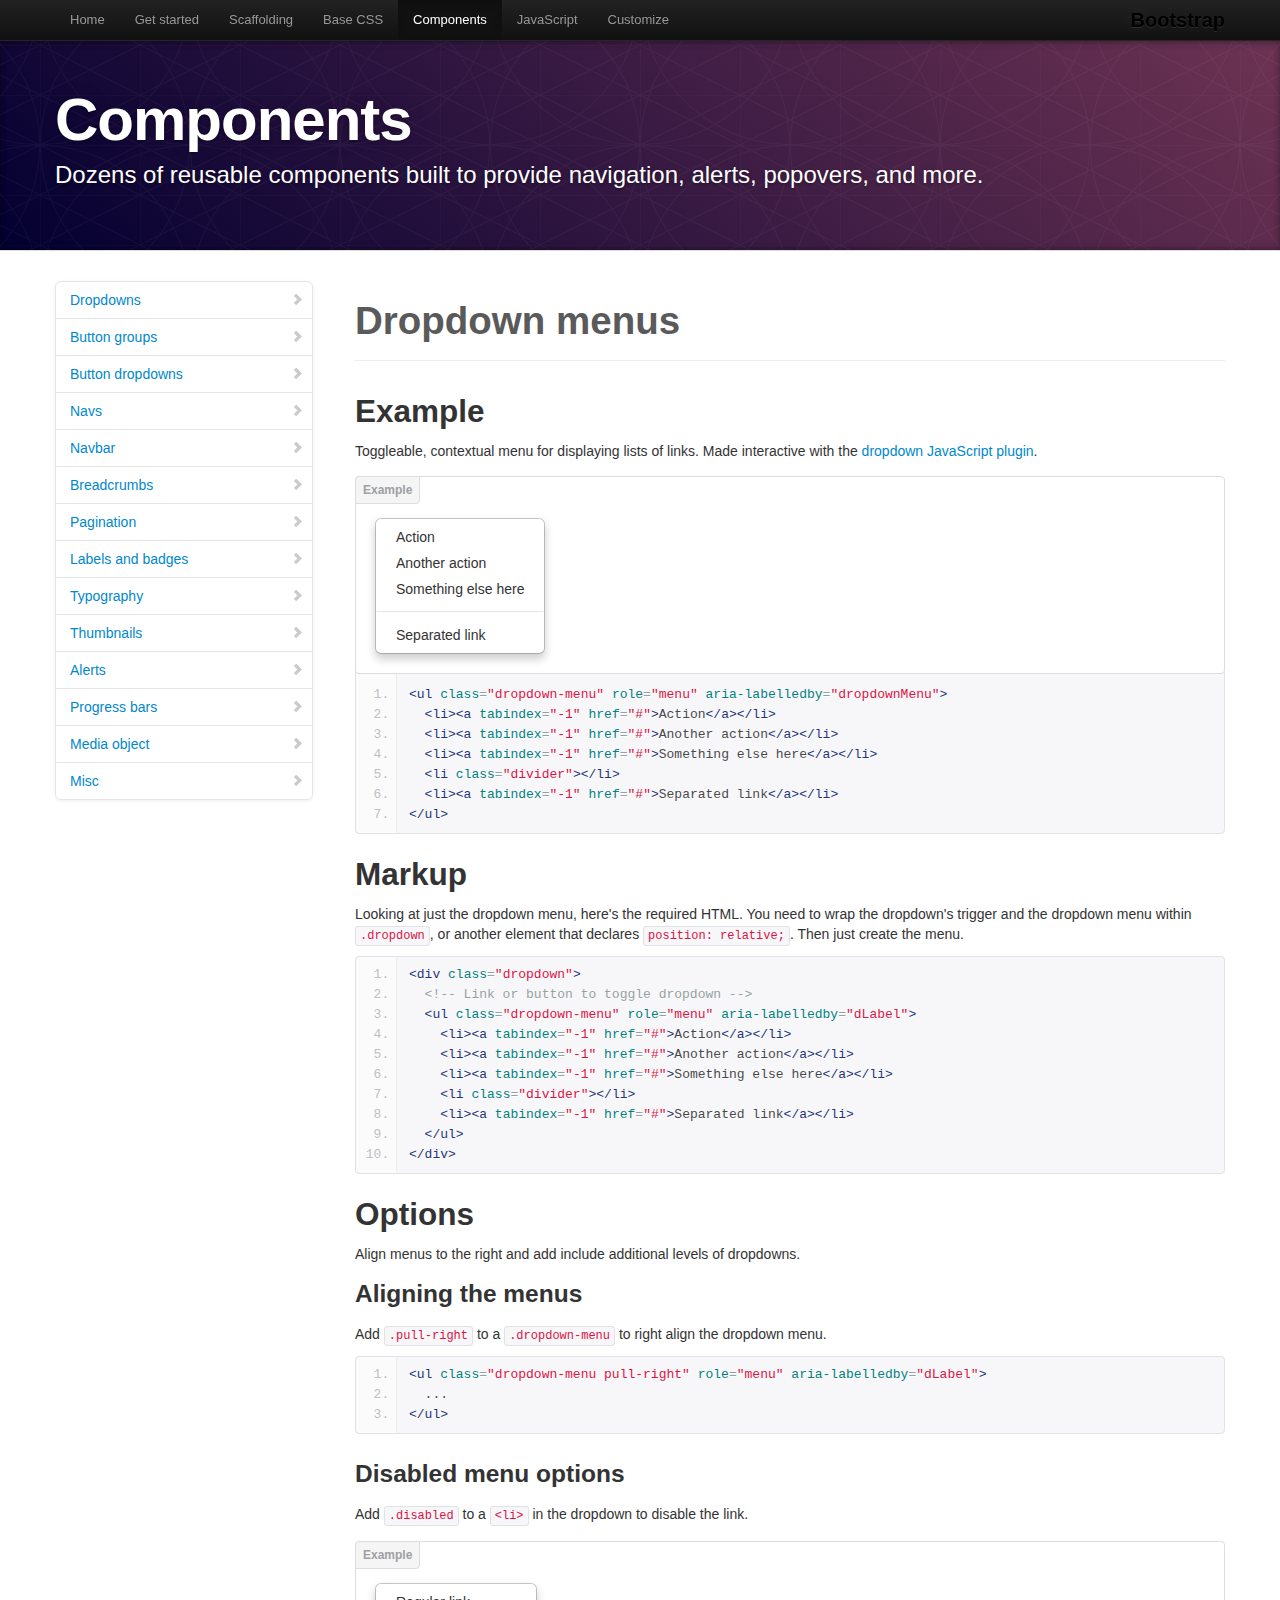
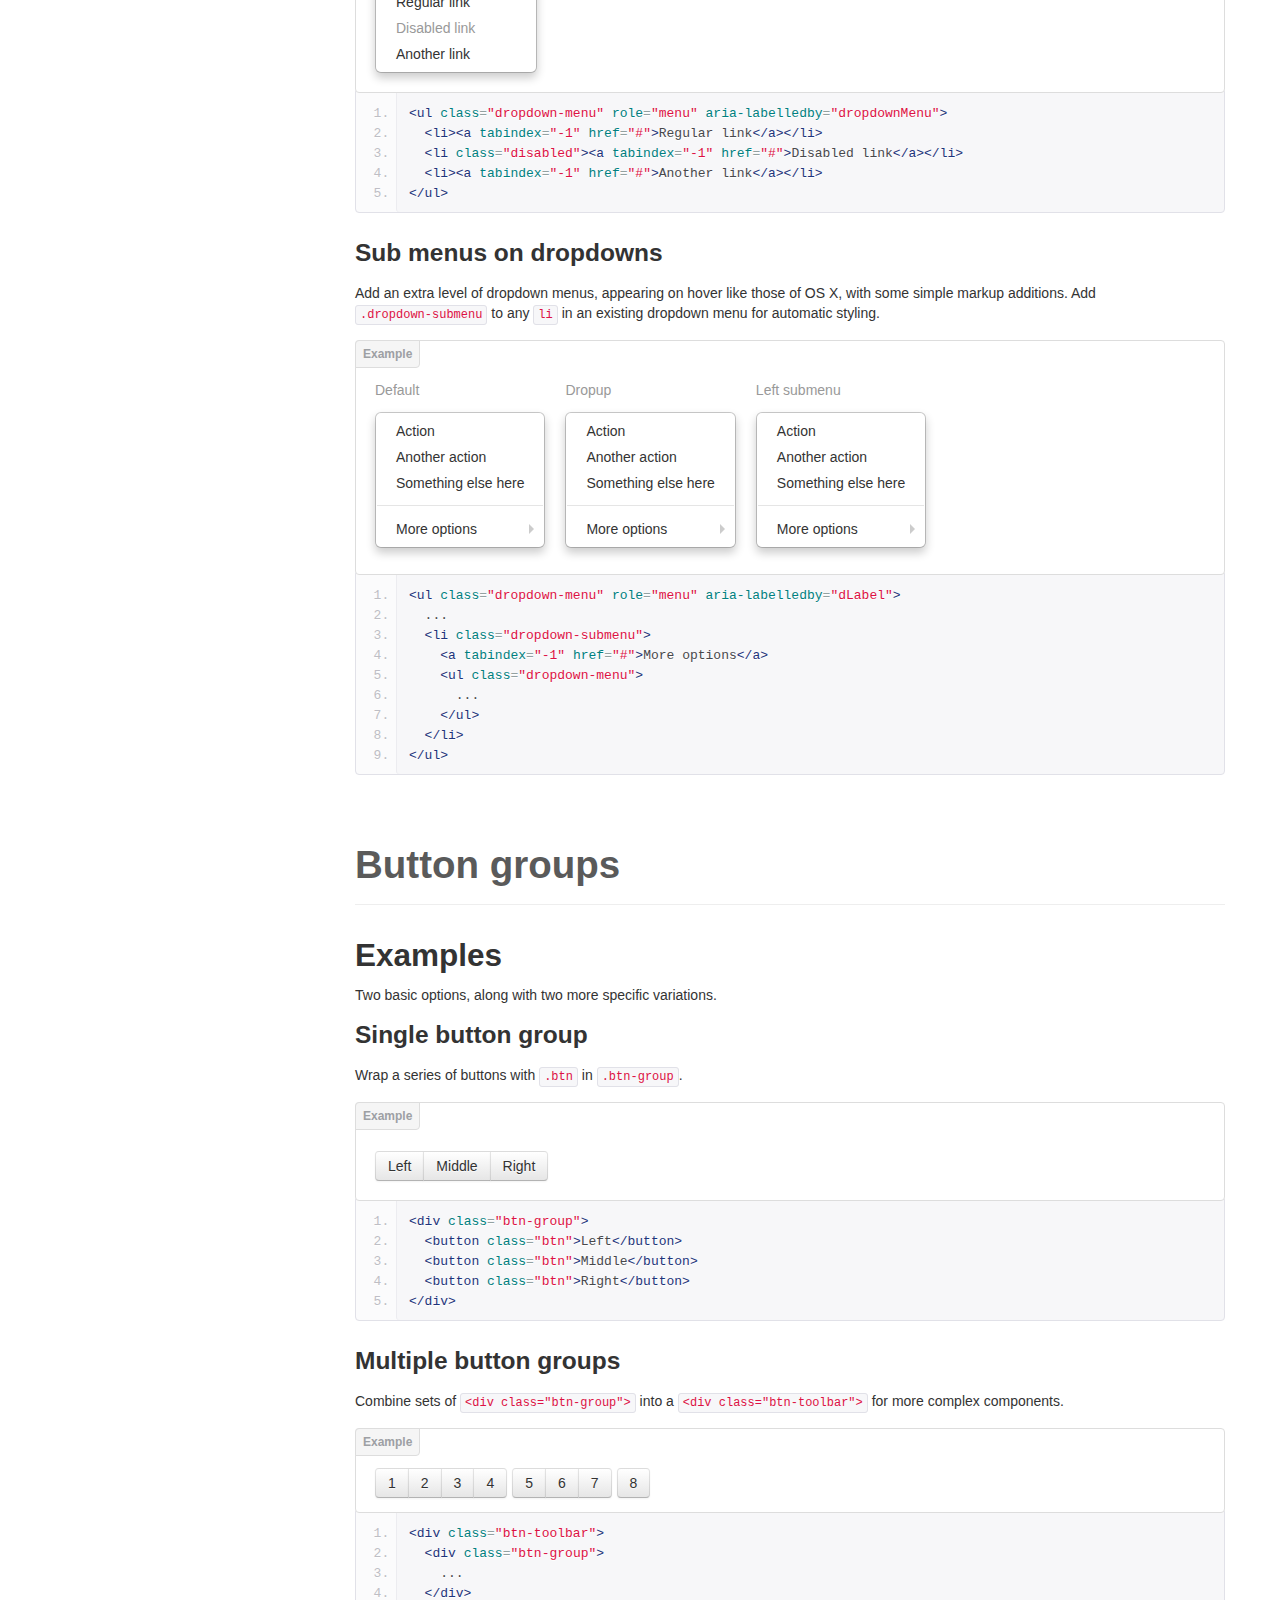
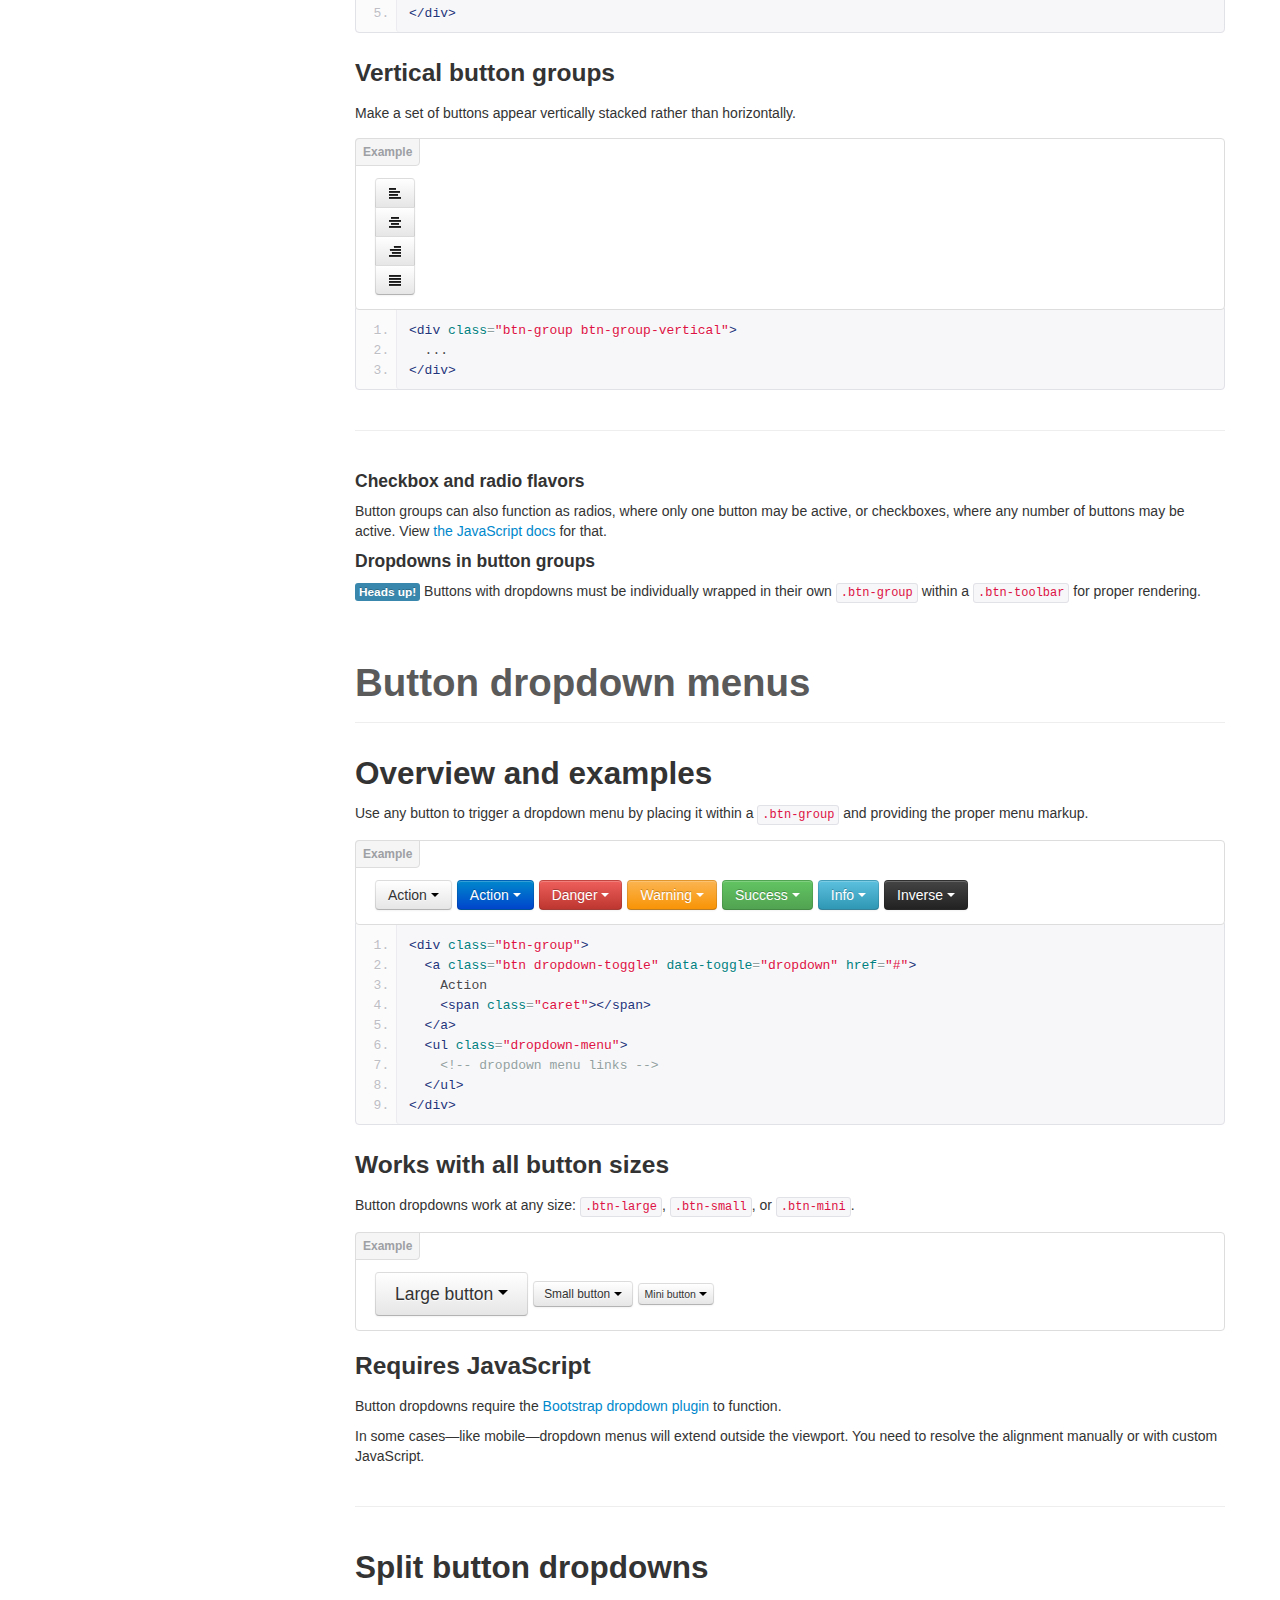
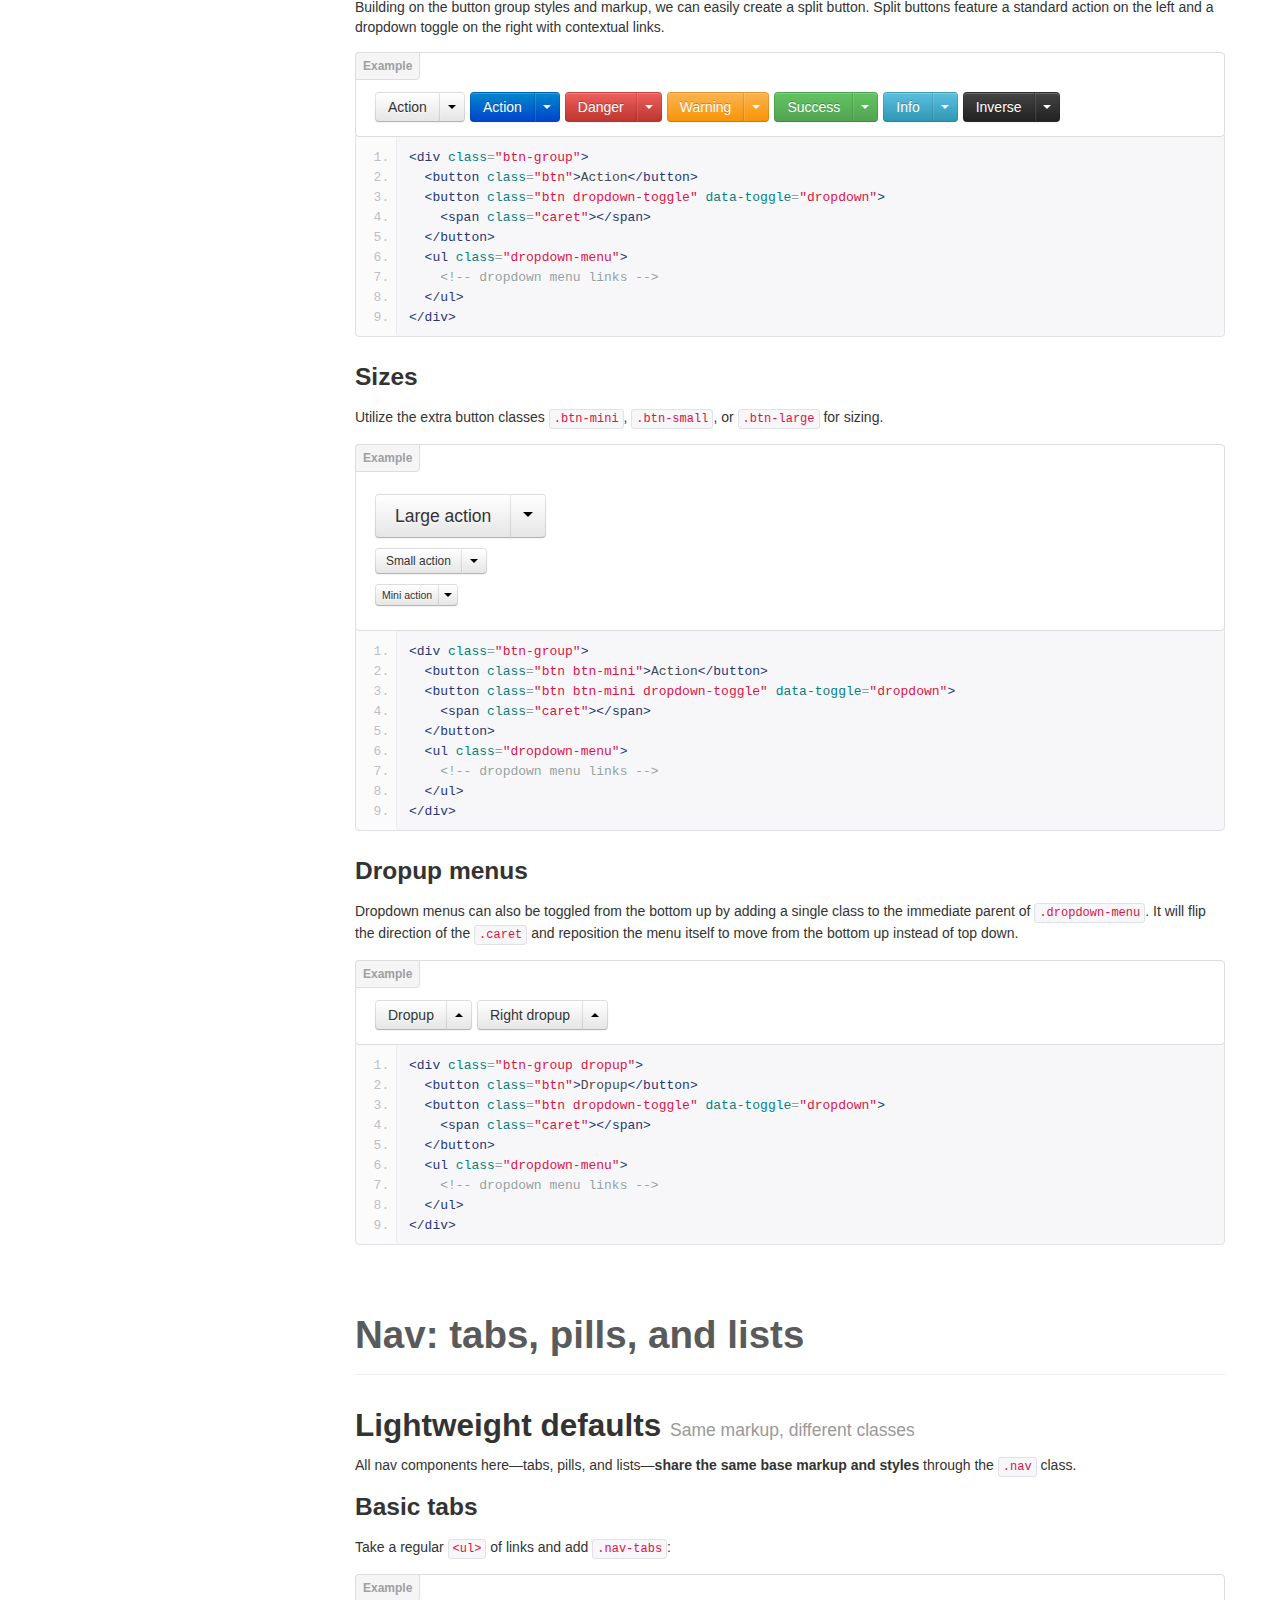
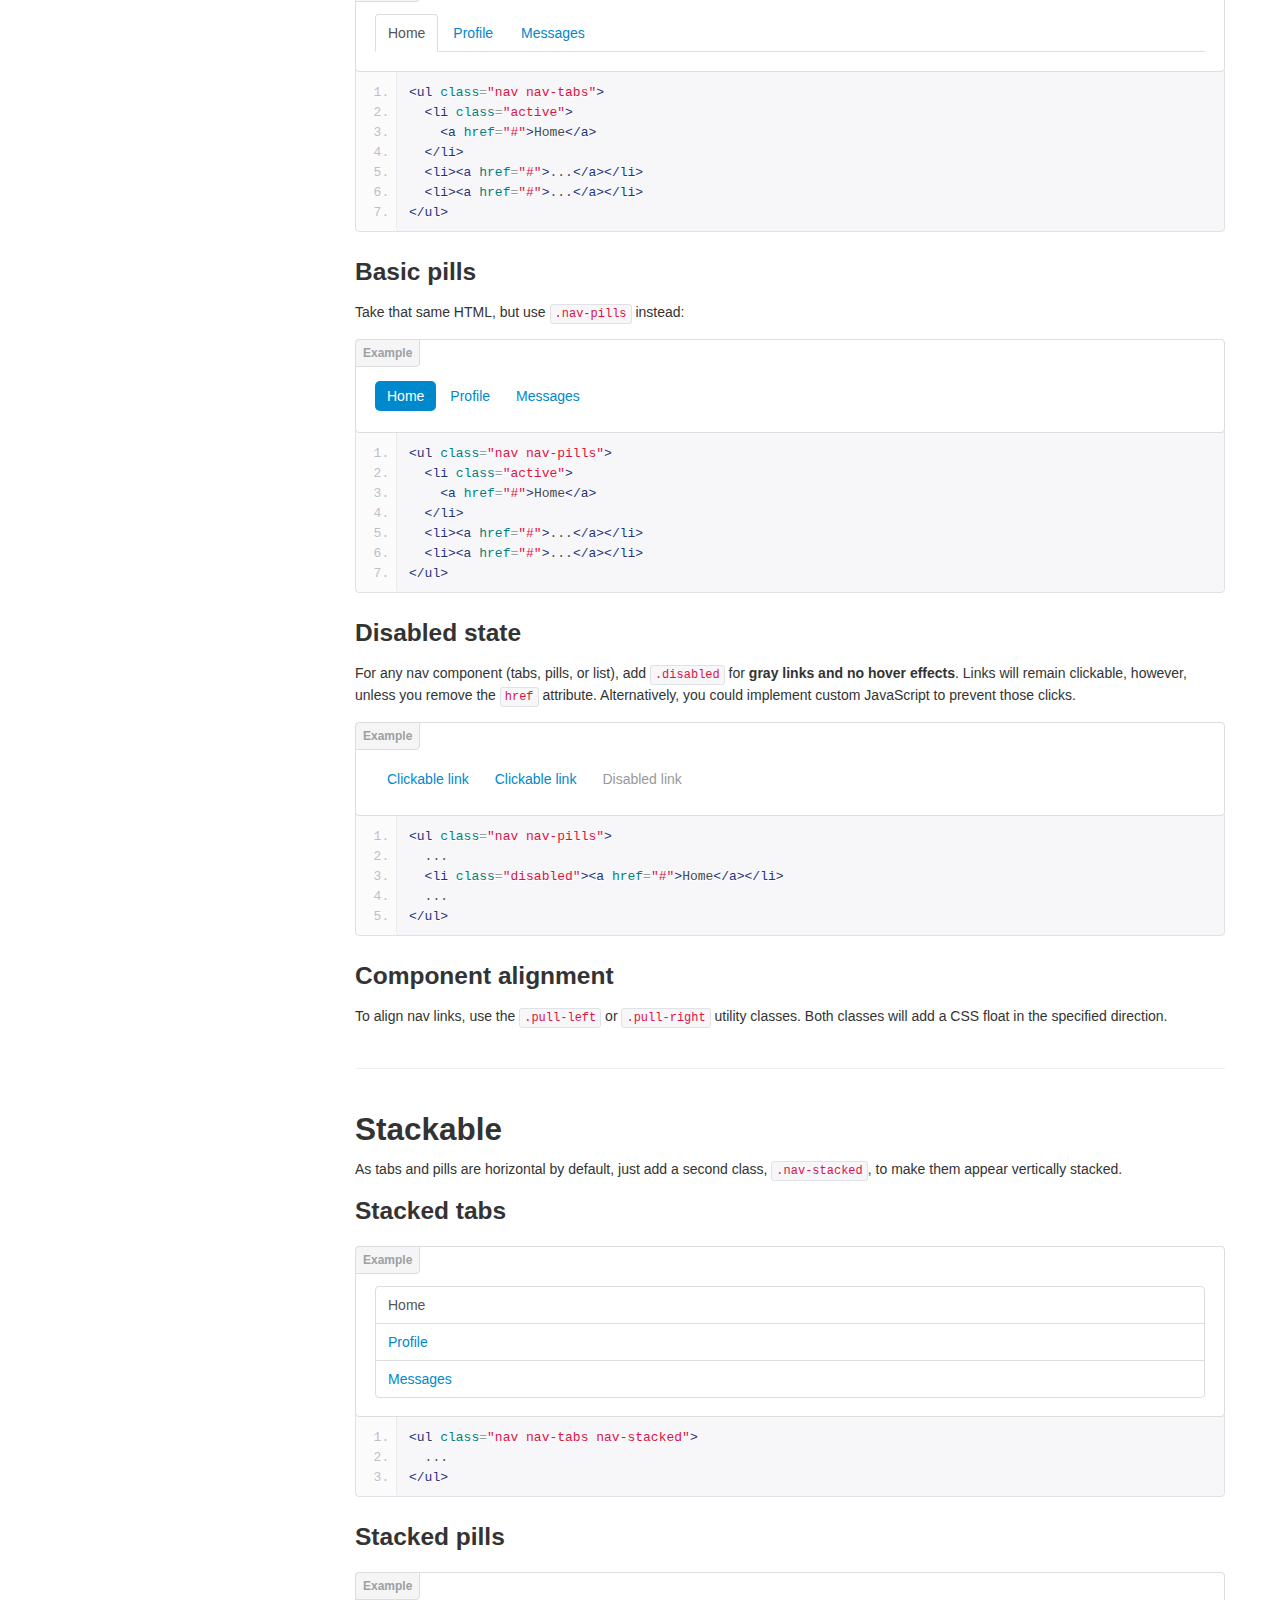
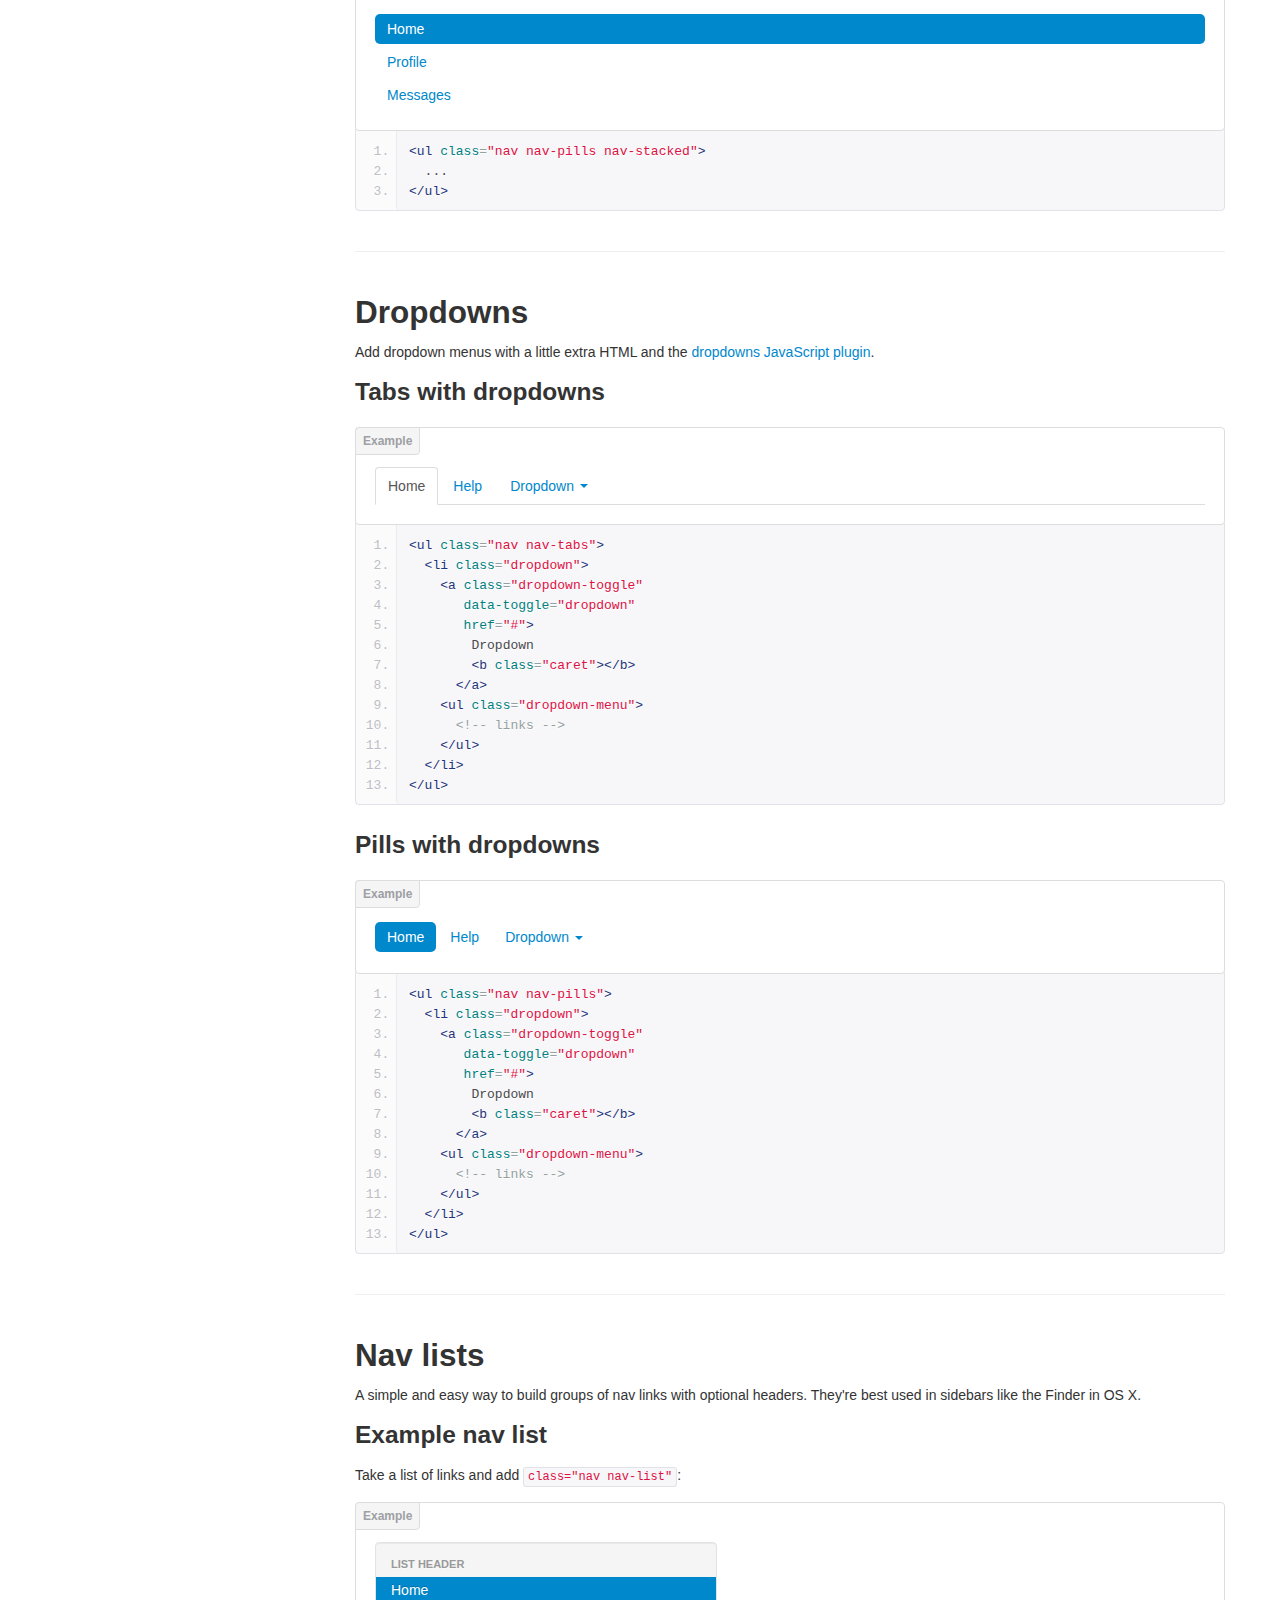
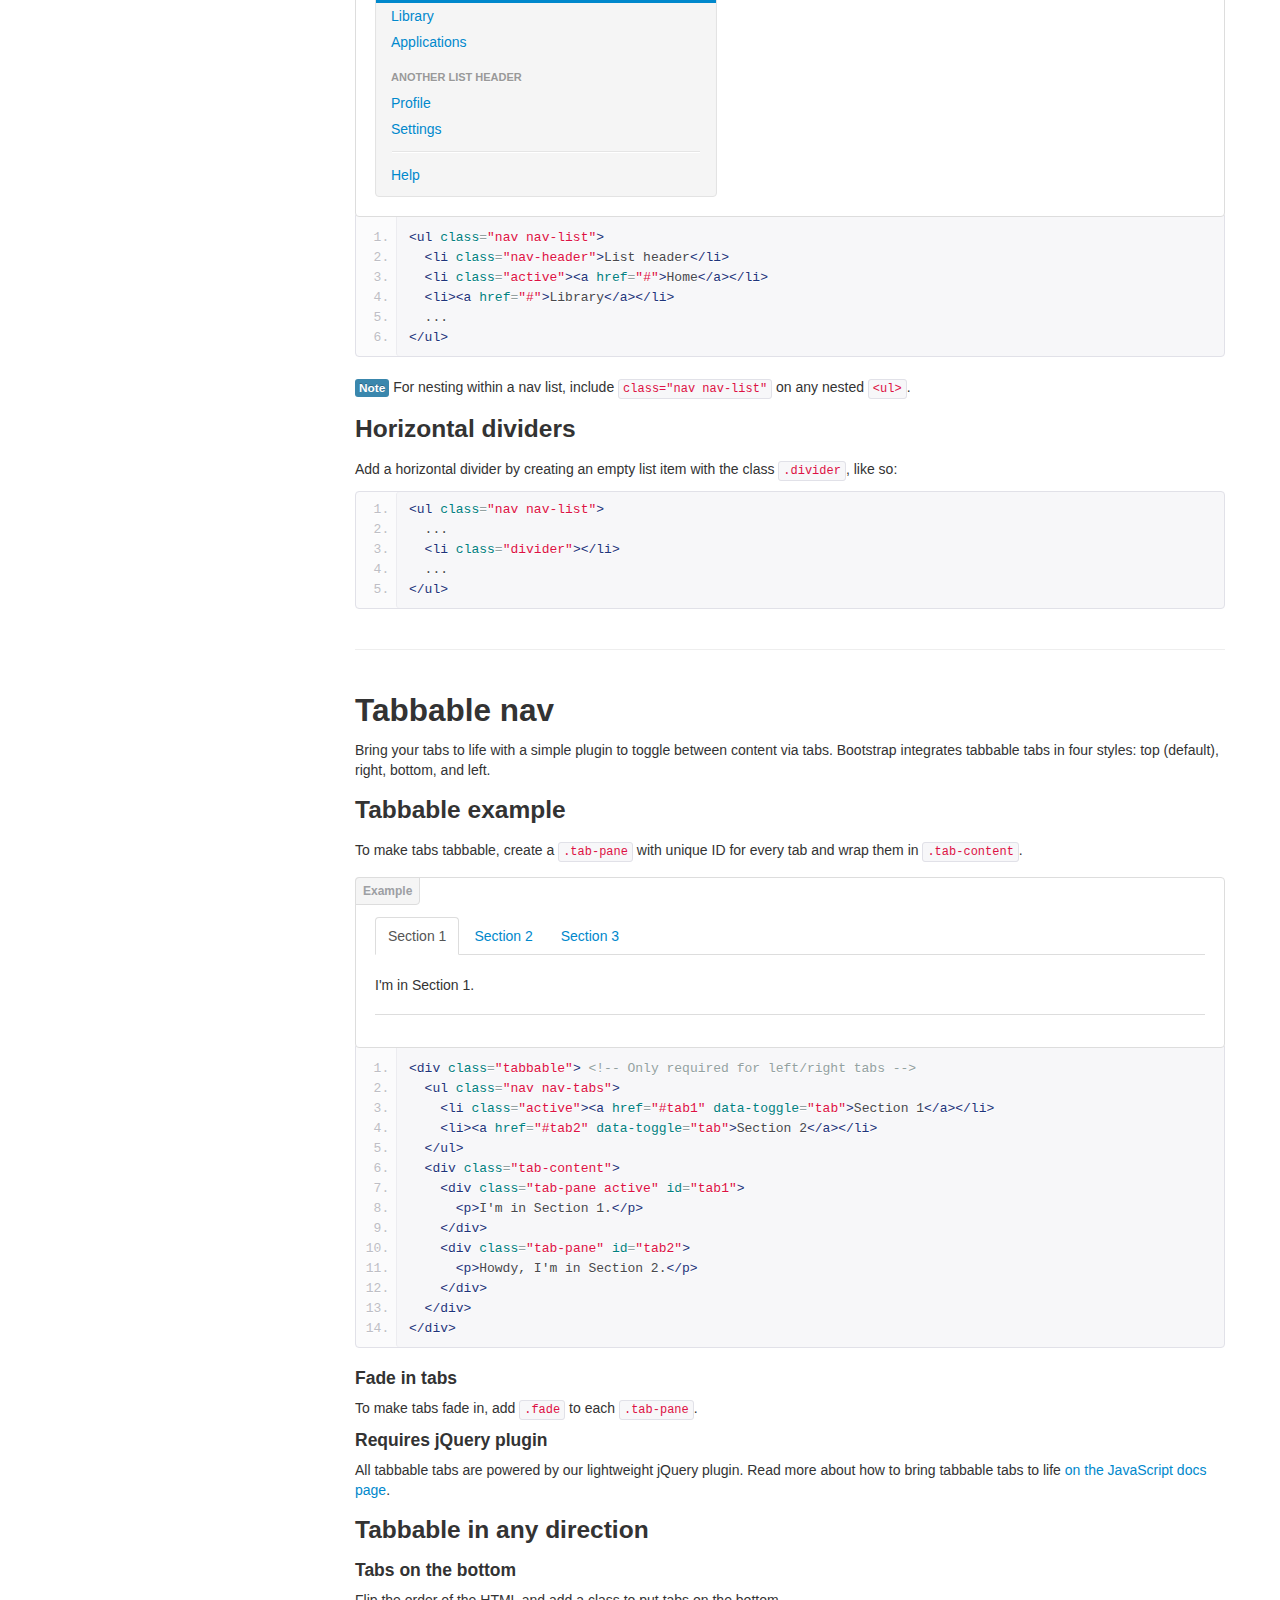
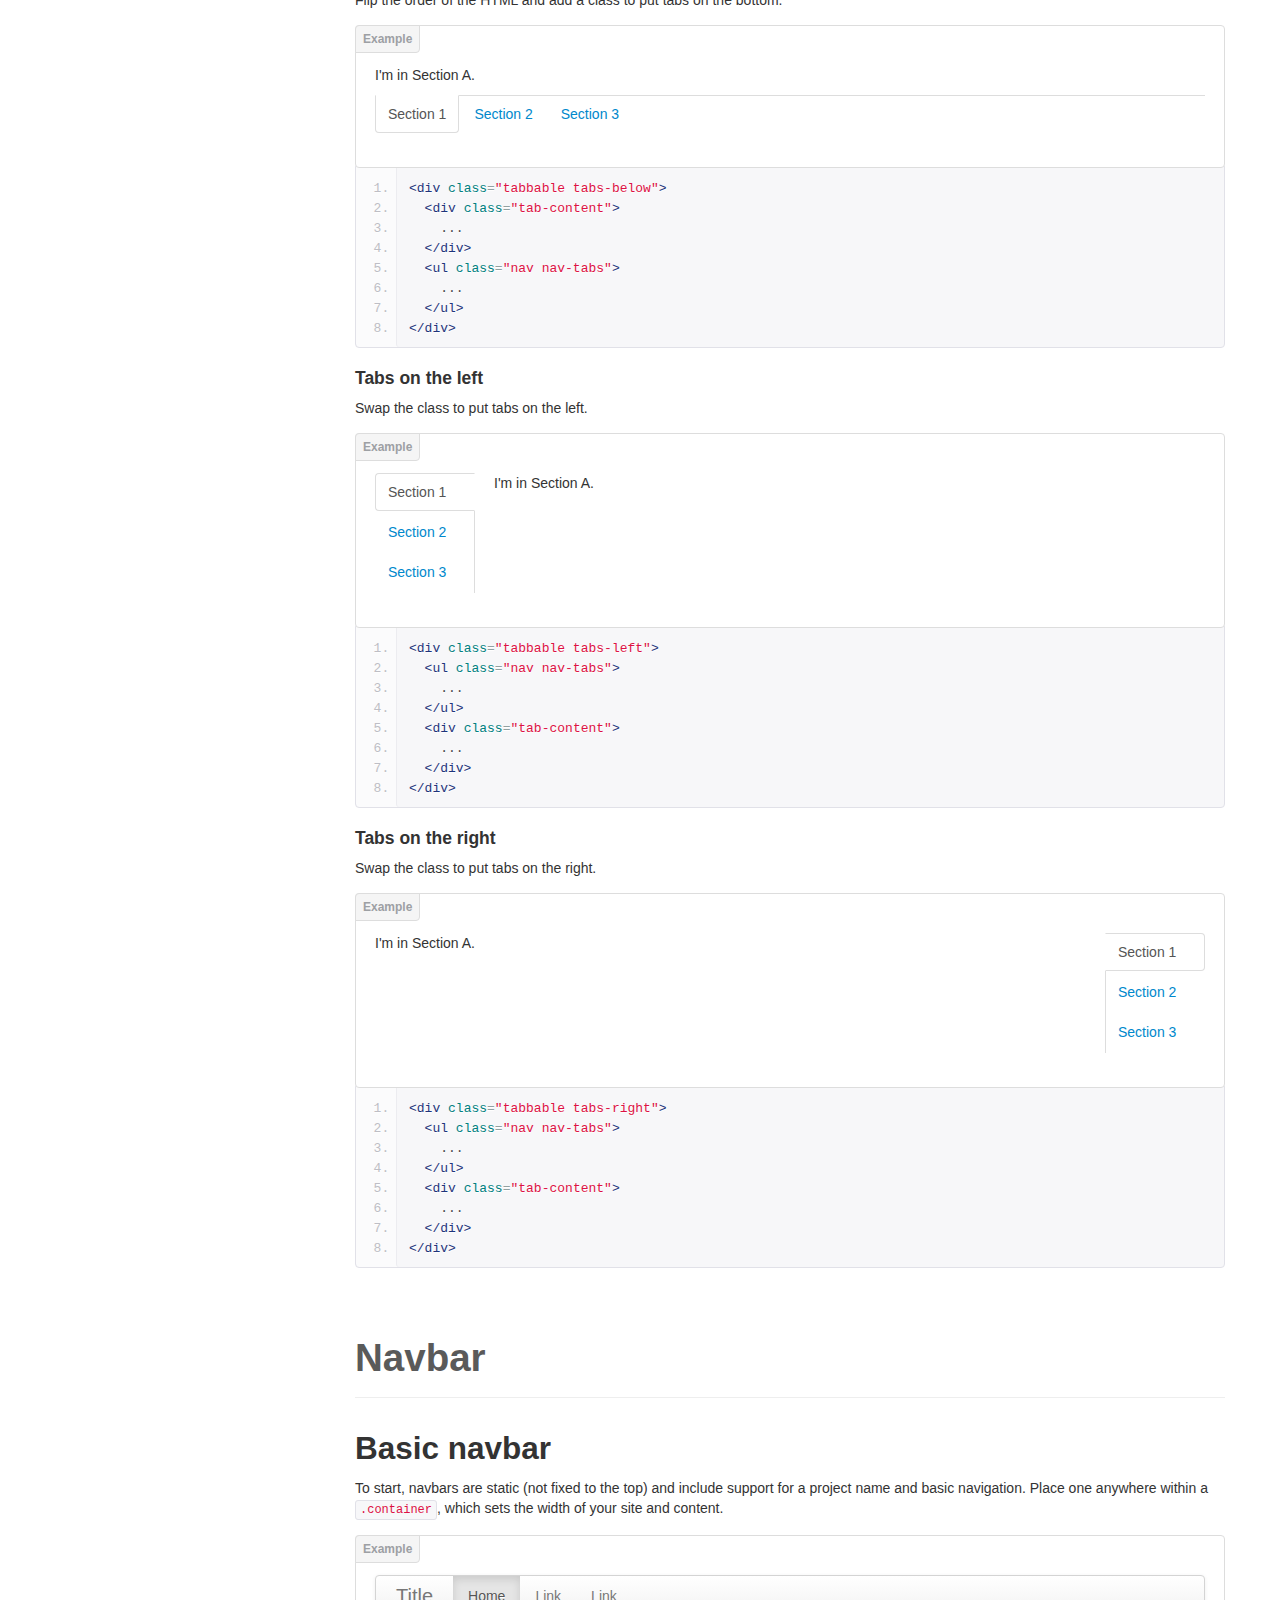
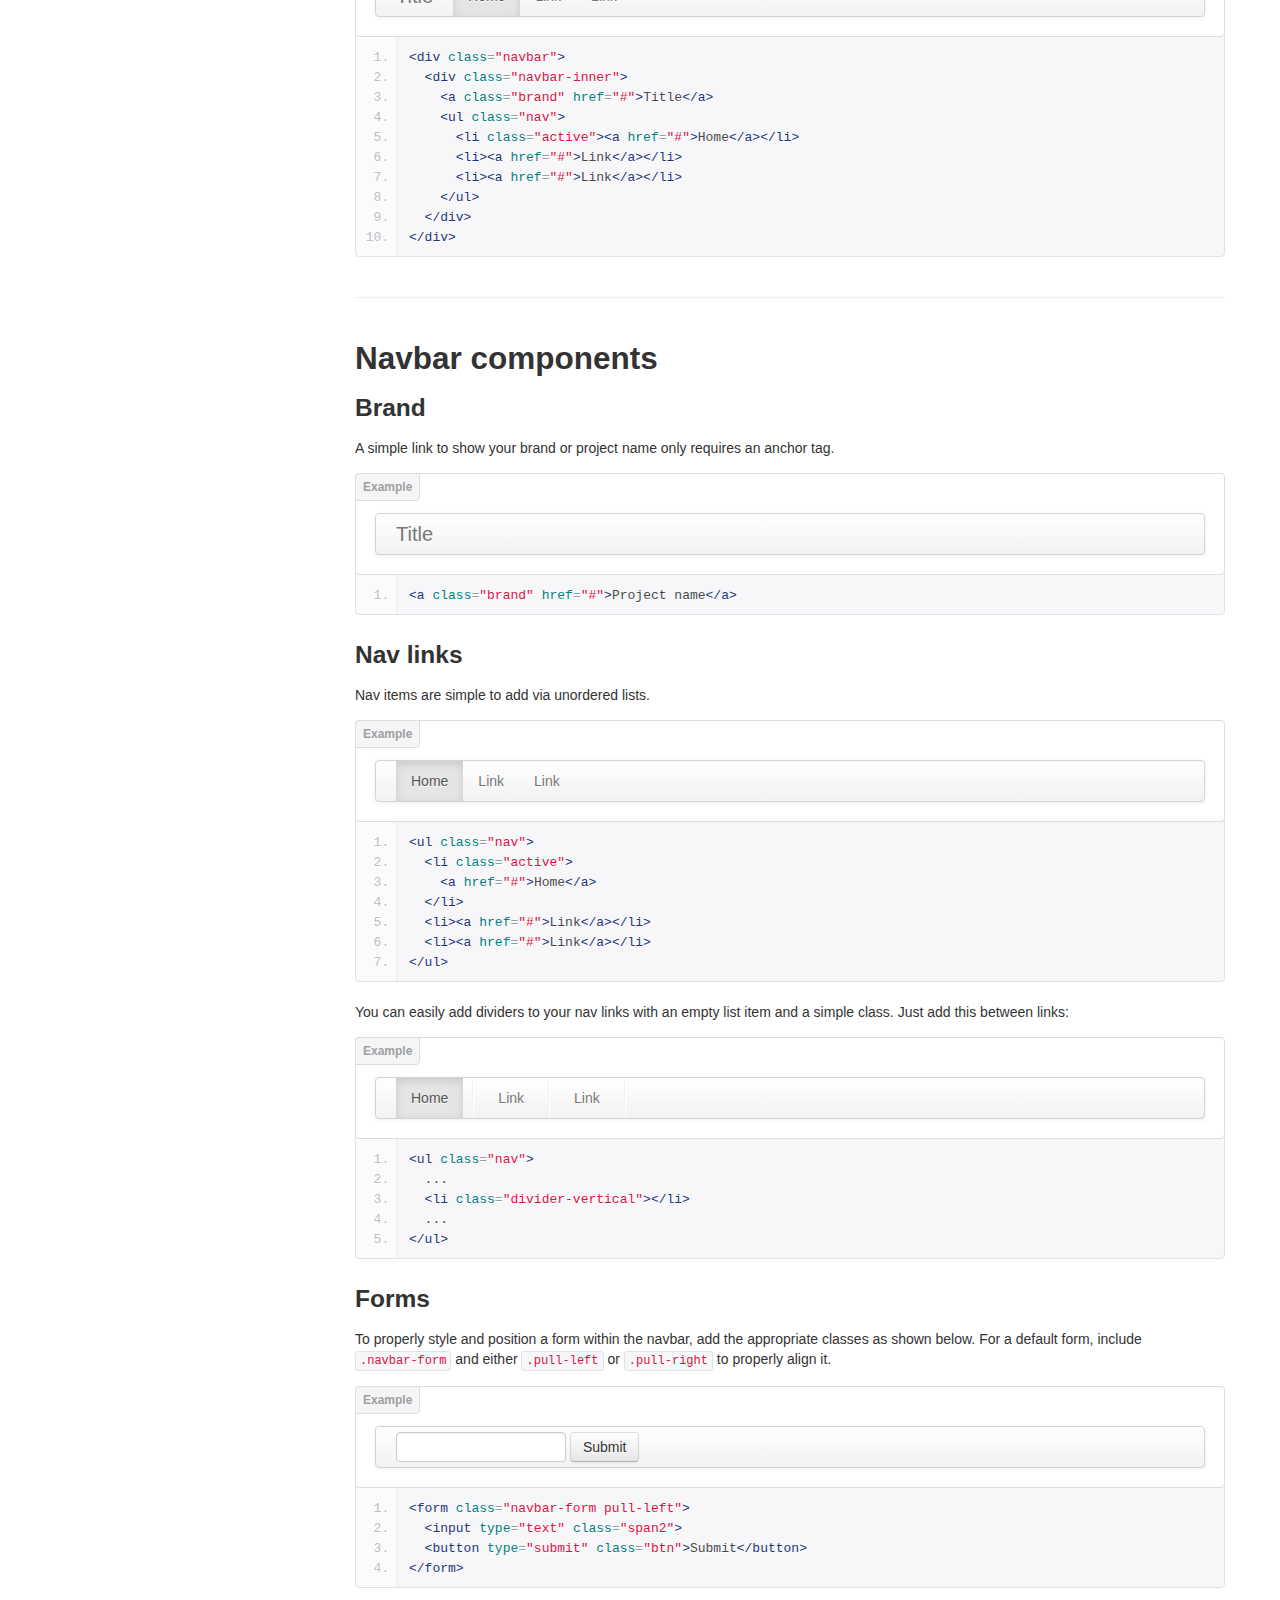
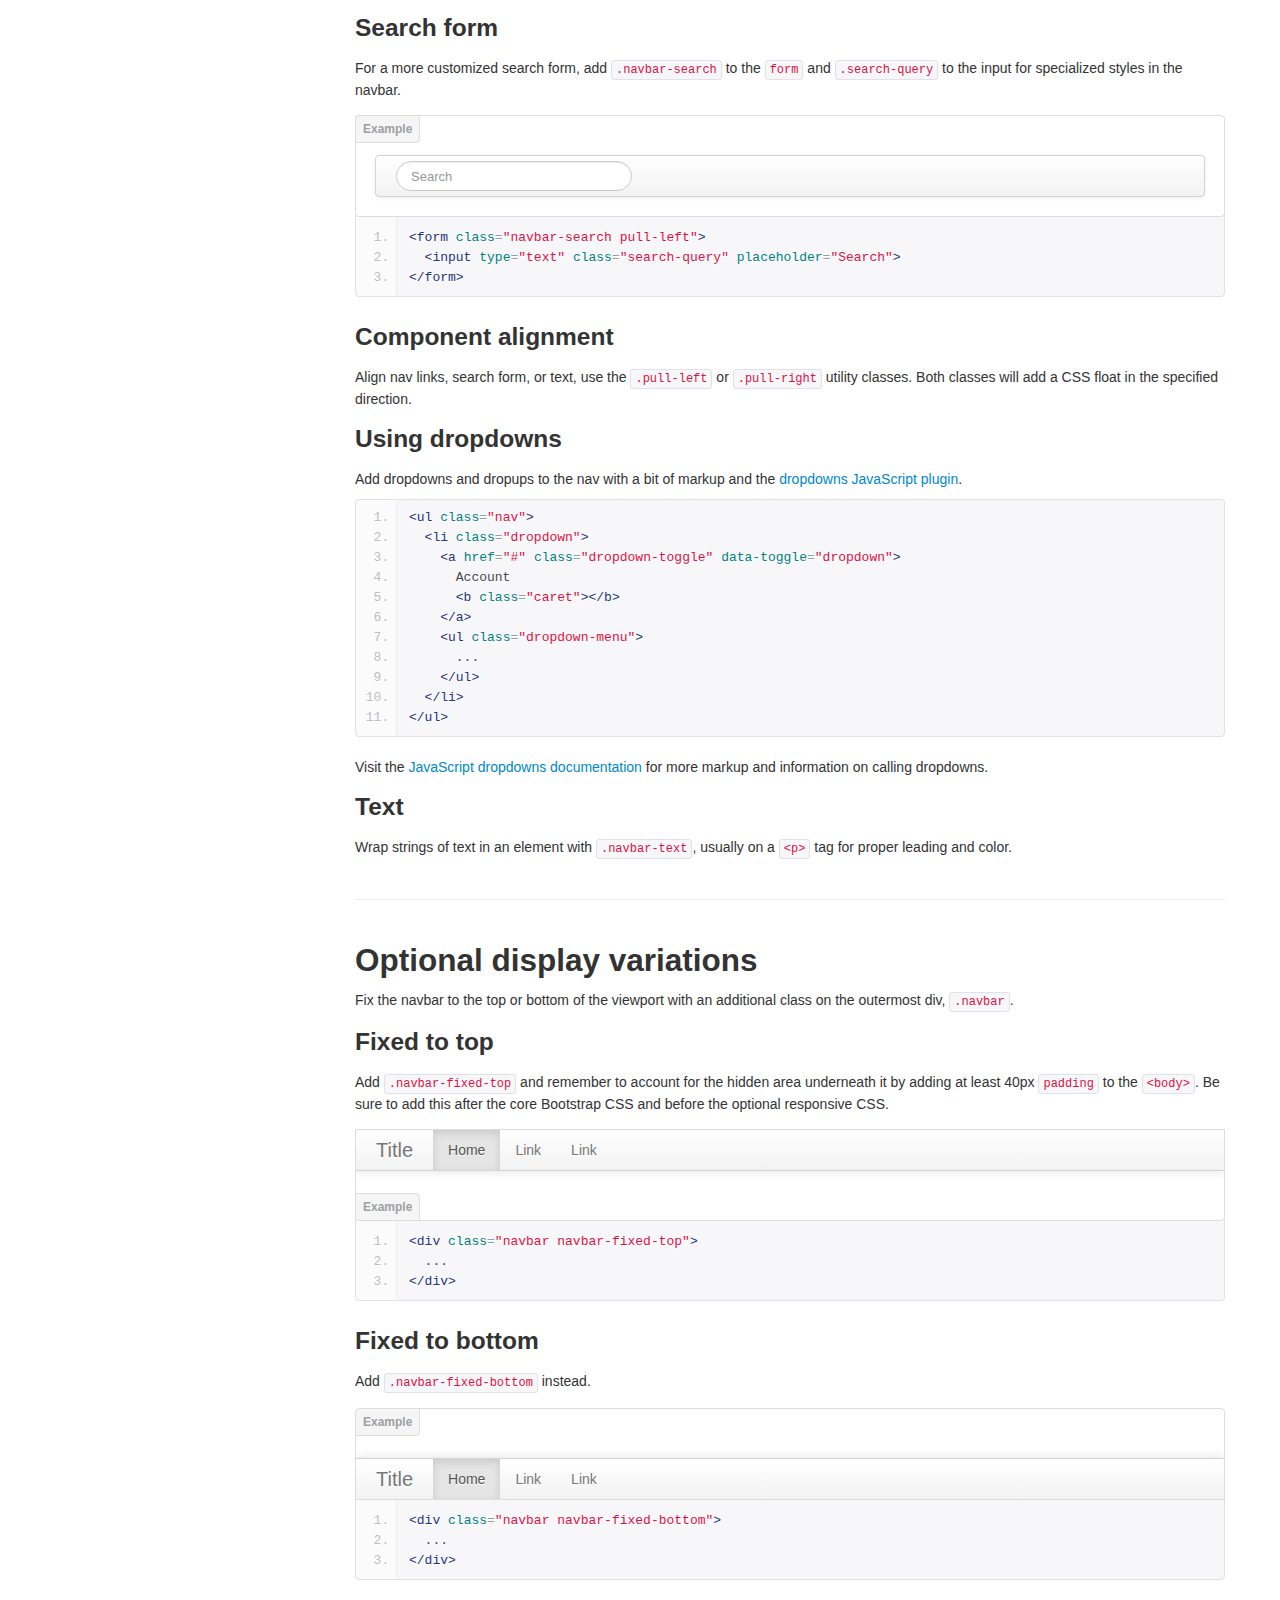
<file: www/docs/components.html>
<!DOCTYPE html>
<html lang="en">
  <head>
    <meta charset="utf-8">
    <title>Components · Bootstrap</title>
    <meta name="viewport" content="width=device-width, initial-scale=1.0">
    <meta name="description" content="">
    <meta name="author" content="">

    <!-- Le styles -->
    <link href="assets/css/bootstrap.css" rel="stylesheet">
    <link href="assets/css/bootstrap-responsive.css" rel="stylesheet">
    <link href="assets/css/docs.css" rel="stylesheet">
    <link href="assets/js/google-code-prettify/prettify.css" rel="stylesheet">

    <!-- Le HTML5 shim, for IE6-8 support of HTML5 elements -->
    <!--[if lt IE 9]>
      <script src="assets/js/html5shiv.js"></script>
    <![endif]-->

    <!-- Le fav and touch icons -->
    <link rel="apple-touch-icon-precomposed" sizes="144x144" href="assets/ico/apple-touch-icon-144-precomposed.png">
    <link rel="apple-touch-icon-precomposed" sizes="114x114" href="assets/ico/apple-touch-icon-114-precomposed.png">
      <link rel="apple-touch-icon-precomposed" sizes="72x72" href="assets/ico/apple-touch-icon-72-precomposed.png">
                    <link rel="apple-touch-icon-precomposed" href="assets/ico/apple-touch-icon-57-precomposed.png">
                                   <link rel="shortcut icon" href="assets/ico/favicon.png">

  </head>

  <body data-spy="scroll" data-target=".bs-docs-sidebar">

    <!-- Navbar
    ================================================== -->
    <div class="navbar navbar-inverse navbar-fixed-top">
      <div class="navbar-inner">
        <div class="container">
          <button type="button" class="btn btn-navbar" data-toggle="collapse" data-target=".nav-collapse">
            <span class="icon-bar"></span>
            <span class="icon-bar"></span>
            <span class="icon-bar"></span>
          </button>
          <a class="brand" href="./index.html">Bootstrap</a>
          <div class="nav-collapse collapse">
            <ul class="nav">
              <li class="">
                <a href="./index.html">Home</a>
              </li>
              <li class="">
                <a href="./getting-started.html">Get started</a>
              </li>
              <li class="">
                <a href="./scaffolding.html">Scaffolding</a>
              </li>
              <li class="">
                <a href="./base-css.html">Base CSS</a>
              </li>
              <li class="active">
                <a href="./components.html">Components</a>
              </li>
              <li class="">
                <a href="./javascript.html">JavaScript</a>
              </li>
              <li class="">
                <a href="./customize.html">Customize</a>
              </li>
            </ul>
          </div>
        </div>
      </div>
    </div>

<!-- Subhead
================================================== -->
<header class="jumbotron subhead" id="overview">
  <div class="container">
    <h1>Components</h1>
    <p class="lead">Dozens of reusable components built to provide navigation, alerts, popovers, and more.</p>
  </div>
</header>


  <div class="container">

    <!-- Docs nav
    ================================================== -->
    <div class="row">
      <div class="span3 bs-docs-sidebar">
        <ul class="nav nav-list bs-docs-sidenav">
          <li><a href="#dropdowns"><i class="icon-chevron-right"></i> Dropdowns</a></li>
          <li><a href="#buttonGroups"><i class="icon-chevron-right"></i> Button groups</a></li>
          <li><a href="#buttonDropdowns"><i class="icon-chevron-right"></i> Button dropdowns</a></li>
          <li><a href="#navs"><i class="icon-chevron-right"></i> Navs</a></li>
          <li><a href="#navbar"><i class="icon-chevron-right"></i> Navbar</a></li>
          <li><a href="#breadcrumbs"><i class="icon-chevron-right"></i> Breadcrumbs</a></li>
          <li><a href="#pagination"><i class="icon-chevron-right"></i> Pagination</a></li>
          <li><a href="#labels-badges"><i class="icon-chevron-right"></i> Labels and badges</a></li>
          <li><a href="#typography"><i class="icon-chevron-right"></i> Typography</a></li>
          <li><a href="#thumbnails"><i class="icon-chevron-right"></i> Thumbnails</a></li>
          <li><a href="#alerts"><i class="icon-chevron-right"></i> Alerts</a></li>
          <li><a href="#progress"><i class="icon-chevron-right"></i> Progress bars</a></li>
          <li><a href="#media"><i class="icon-chevron-right"></i> Media object</a></li>
          <li><a href="#misc"><i class="icon-chevron-right"></i> Misc</a></li>
        </ul>
      </div>
      <div class="span9">



        <!-- Dropdowns
        ================================================== -->
        <section id="dropdowns">
          <div class="page-header">
            <h1>Dropdown menus</h1>
          </div>

          <h2>Example</h2>
          <p>Toggleable, contextual menu for displaying lists of links. Made interactive with the <a href="./javascript.html#dropdowns">dropdown JavaScript plugin</a>.</p>
          <div class="bs-docs-example">
            <div class="dropdown clearfix">
              <ul class="dropdown-menu" role="menu" aria-labelledby="dropdownMenu" style="display: block; position: static; margin-bottom: 5px; *width: 180px;">
                <li><a tabindex="-1" href="#">Action</a></li>
                <li><a tabindex="-1" href="#">Another action</a></li>
                <li><a tabindex="-1" href="#">Something else here</a></li>
                <li class="divider"></li>
                <li><a tabindex="-1" href="#">Separated link</a></li>
              </ul>
            </div>
          </div>
<pre class="prettyprint linenums">
&lt;ul class="dropdown-menu" role="menu" aria-labelledby="dropdownMenu"&gt;
  &lt;li&gt;&lt;a tabindex="-1" href="#"&gt;Action&lt;/a&gt;&lt;/li&gt;
  &lt;li&gt;&lt;a tabindex="-1" href="#"&gt;Another action&lt;/a&gt;&lt;/li&gt;
  &lt;li&gt;&lt;a tabindex="-1" href="#"&gt;Something else here&lt;/a&gt;&lt;/li&gt;
  &lt;li class="divider"&gt;&lt;/li&gt;
  &lt;li&gt;&lt;a tabindex="-1" href="#"&gt;Separated link&lt;/a&gt;&lt;/li&gt;
&lt;/ul&gt;
</pre>

          <h2>Markup</h2>
          <p>Looking at just the dropdown menu, here's the required HTML. You need to wrap the dropdown's trigger and the dropdown menu within <code>.dropdown</code>, or another element that declares <code>position: relative;</code>. Then just create the menu.</p>

<pre class="prettyprint linenums">
&lt;div class="dropdown"&gt;
  &lt;!-- Link or button to toggle dropdown --&gt;
  &lt;ul class="dropdown-menu" role="menu" aria-labelledby="dLabel"&gt;
    &lt;li&gt;&lt;a tabindex="-1" href="#"&gt;Action&lt;/a&gt;&lt;/li&gt;
    &lt;li&gt;&lt;a tabindex="-1" href="#"&gt;Another action&lt;/a&gt;&lt;/li&gt;
    &lt;li&gt;&lt;a tabindex="-1" href="#"&gt;Something else here&lt;/a&gt;&lt;/li&gt;
    &lt;li class="divider"&gt;&lt;/li&gt;
    &lt;li&gt;&lt;a tabindex="-1" href="#"&gt;Separated link&lt;/a&gt;&lt;/li&gt;
  &lt;/ul&gt;
&lt;/div&gt;
</pre>

          <h2>Options</h2>
          <p>Align menus to the right and add include additional levels of dropdowns.</p>

          <h3>Aligning the menus</h3>
          <p>Add <code>.pull-right</code> to a <code>.dropdown-menu</code> to right align the dropdown menu.</p>
<pre class="prettyprint linenums">
&lt;ul class="dropdown-menu pull-right" role="menu" aria-labelledby="dLabel"&gt;
  ...
&lt;/ul&gt;
</pre>

          <h3>Disabled menu options</h3>
          <p>Add <code>.disabled</code> to a <code>&lt;li&gt;</code> in the dropdown to disable the link.</p>
          <div class="bs-docs-example">
            <div class="dropdown clearfix">
              <ul class="dropdown-menu" role="menu" aria-labelledby="dropdownMenu" style="display: block; position: static; margin-bottom: 5px; *width: 180px;">
                <li><a tabindex="-1" href="#">Regular link</a></li>
                <li class="disabled"><a tabindex="-1" href="#">Disabled link</a></li>
                <li><a tabindex="-1" href="#">Another link</a></li>
              </ul>
            </div>
          </div>
<pre class="prettyprint linenums">
&lt;ul class="dropdown-menu" role="menu" aria-labelledby="dropdownMenu"&gt;
  &lt;li&gt;&lt;a tabindex="-1" href="#"&gt;Regular link&lt;/a&gt;&lt;/li&gt;
  &lt;li class="disabled"&gt;&lt;a tabindex="-1" href="#"&gt;Disabled link&lt;/a&gt;&lt;/li&gt;
  &lt;li&gt;&lt;a tabindex="-1" href="#"&gt;Another link&lt;/a&gt;&lt;/li&gt;
&lt;/ul&gt;
</pre>

          <h3>Sub menus on dropdowns</h3>
          <p>Add an extra level of dropdown menus, appearing on hover like those of OS X, with some simple markup additions. Add <code>.dropdown-submenu</code> to any <code>li</code> in an existing dropdown menu for automatic styling.</p>
          <div class="bs-docs-example bs-docs-example-submenus">

            <div class="pull-left">
              <p class="muted">Default</p>
              <div class="dropdown clearfix">
                <ul class="dropdown-menu" role="menu" aria-labelledby="dropdownMenu">
                  <li><a tabindex="-1" href="#">Action</a></li>
                  <li><a tabindex="-1" href="#">Another action</a></li>
                  <li><a tabindex="-1" href="#">Something else here</a></li>
                  <li class="divider"></li>
                  <li class="dropdown-submenu">
                    <a tabindex="-1" href="#">More options</a>
                    <ul class="dropdown-menu">
                      <li><a tabindex="-1" href="#">Second level link</a></li>
                      <li><a tabindex="-1" href="#">Second level link</a></li>
                      <li><a tabindex="-1" href="#">Second level link</a></li>
                      <li><a tabindex="-1" href="#">Second level link</a></li>
                      <li><a tabindex="-1" href="#">Second level link</a></li>
                    </ul>
                  </li>
                </ul>
              </div>
            </div>

            <div class="pull-left">
              <p class="muted">Dropup</p>
              <div class="dropup">
                <ul class="dropdown-menu" role="menu" aria-labelledby="dropdownMenu">
                  <li><a tabindex="-1" href="#">Action</a></li>
                  <li><a tabindex="-1" href="#">Another action</a></li>
                  <li><a tabindex="-1" href="#">Something else here</a></li>
                  <li class="divider"></li>
                  <li class="dropdown-submenu">
                    <a tabindex="-1" href="#">More options</a>
                    <ul class="dropdown-menu">
                      <li><a tabindex="-1" href="#">Second level link</a></li>
                      <li><a tabindex="-1" href="#">Second level link</a></li>
                      <li><a tabindex="-1" href="#">Second level link</a></li>
                      <li><a tabindex="-1" href="#">Second level link</a></li>
                      <li><a tabindex="-1" href="#">Second level link</a></li>
                    </ul>
                  </li>
                </ul>
              </div>
            </div>

            <div class="pull-left">
              <p class="muted">Left submenu</p>
              <div class="dropdown">
                <ul class="dropdown-menu" role="menu" aria-labelledby="dropdownMenu">
                  <li><a tabindex="-1" href="#">Action</a></li>
                  <li><a tabindex="-1" href="#">Another action</a></li>
                  <li><a tabindex="-1" href="#">Something else here</a></li>
                  <li class="divider"></li>
                  <li class="dropdown-submenu pull-left">
                    <a tabindex="-1" href="#">More options</a>
                    <ul class="dropdown-menu">
                      <li><a tabindex="-1" href="#">Second level link</a></li>
                      <li><a tabindex="-1" href="#">Second level link</a></li>
                      <li><a tabindex="-1" href="#">Second level link</a></li>
                      <li><a tabindex="-1" href="#">Second level link</a></li>
                      <li><a tabindex="-1" href="#">Second level link</a></li>
                    </ul>
                  </li>
                </ul>
              </div>
            </div>

          </div>
<pre class="prettyprint linenums">
&lt;ul class="dropdown-menu" role="menu" aria-labelledby="dLabel"&gt;
  ...
  &lt;li class="dropdown-submenu"&gt;
    &lt;a tabindex="-1" href="#"&gt;More options&lt;/a&gt;
    &lt;ul class="dropdown-menu"&gt;
      ...
    &lt;/ul&gt;
  &lt;/li&gt;
&lt;/ul&gt;
</pre>

        </section>




        <!-- Button Groups
        ================================================== -->
        <section id="buttonGroups">
          <div class="page-header">
            <h1>Button groups</h1>
          </div>

          <h2>Examples</h2>
          <p>Two basic options, along with two more specific variations.</p>

          <h3>Single button group</h3>
          <p>Wrap a series of buttons with <code>.btn</code> in <code>.btn-group</code>.</p>
          <div class="bs-docs-example">
            <div class="btn-group" style="margin: 9px 0 5px;">
              <button class="btn">Left</button>
              <button class="btn">Middle</button>
              <button class="btn">Right</button>
            </div>
          </div>
<pre class="prettyprint linenums">
&lt;div class="btn-group"&gt;
  &lt;button class="btn"&gt;Left&lt;/button&gt;
  &lt;button class="btn"&gt;Middle&lt;/button&gt;
  &lt;button class="btn"&gt;Right&lt;/button&gt;
&lt;/div&gt;
</pre>

          <h3>Multiple button groups</h3>
          <p>Combine sets of <code>&lt;div class="btn-group"&gt;</code> into a <code>&lt;div class="btn-toolbar"&gt;</code> for more complex components.</p>
          <div class="bs-docs-example">
            <div class="btn-toolbar" style="margin: 0;">
              <div class="btn-group">
                <button class="btn">1</button>
                <button class="btn">2</button>
                <button class="btn">3</button>
                <button class="btn">4</button>
              </div>
              <div class="btn-group">
                <button class="btn">5</button>
                <button class="btn">6</button>
                <button class="btn">7</button>
              </div>
              <div class="btn-group">
                <button class="btn">8</button>
              </div>
            </div>
          </div>
<pre class="prettyprint linenums">
&lt;div class="btn-toolbar"&gt;
  &lt;div class="btn-group"&gt;
    ...
  &lt;/div&gt;
&lt;/div&gt;
</pre>

          <h3>Vertical button groups</h3>
          <p>Make a set of buttons appear vertically stacked rather than horizontally.</p>
          <div class="bs-docs-example">
            <div class="btn-group btn-group-vertical">
              <button type="button" class="btn"><i class="icon-align-left"></i></button>
              <button type="button" class="btn"><i class="icon-align-center"></i></button>
              <button type="button" class="btn"><i class="icon-align-right"></i></button>
              <button type="button" class="btn"><i class="icon-align-justify"></i></button>
            </div>
          </div>
<pre class="prettyprint linenums">
&lt;div class="btn-group btn-group-vertical"&gt;
  ...
&lt;/div&gt;
</pre>


          <hr class="bs-docs-separator">


          <h4>Checkbox and radio flavors</h4>
          <p>Button groups can also function as radios, where only one button may be active, or checkboxes, where any number of buttons may be active. View <a href="./javascript.html#buttons">the JavaScript docs</a> for that.</p>

          <h4>Dropdowns in button groups</h4>
          <p><span class="label label-info">Heads up!</span> Buttons with dropdowns must be individually wrapped in their own <code>.btn-group</code> within a <code>.btn-toolbar</code> for proper rendering.</p>
        </section>



        <!-- Split button dropdowns
        ================================================== -->
        <section id="buttonDropdowns">
          <div class="page-header">
            <h1>Button dropdown menus</h1>
          </div>


          <h2>Overview and examples</h2>
          <p>Use any button to trigger a dropdown menu by placing it within a <code>.btn-group</code> and providing the proper menu markup.</p>
          <div class="bs-docs-example">
            <div class="btn-toolbar" style="margin: 0;">
              <div class="btn-group">
                <button class="btn dropdown-toggle" data-toggle="dropdown">Action <span class="caret"></span></button>
                <ul class="dropdown-menu">
                  <li><a href="#">Action</a></li>
                  <li><a href="#">Another action</a></li>
                  <li><a href="#">Something else here</a></li>
                  <li class="divider"></li>
                  <li><a href="#">Separated link</a></li>
                </ul>
              </div><!-- /btn-group -->
              <div class="btn-group">
                <button class="btn btn-primary dropdown-toggle" data-toggle="dropdown">Action <span class="caret"></span></button>
                <ul class="dropdown-menu">
                  <li><a href="#">Action</a></li>
                  <li><a href="#">Another action</a></li>
                  <li><a href="#">Something else here</a></li>
                  <li class="divider"></li>
                  <li><a href="#">Separated link</a></li>
                </ul>
              </div><!-- /btn-group -->
              <div class="btn-group">
                <button class="btn btn-danger dropdown-toggle" data-toggle="dropdown">Danger <span class="caret"></span></button>
                <ul class="dropdown-menu">
                  <li><a href="#">Action</a></li>
                  <li><a href="#">Another action</a></li>
                  <li><a href="#">Something else here</a></li>
                  <li class="divider"></li>
                  <li><a href="#">Separated link</a></li>
                </ul>
              </div><!-- /btn-group -->
              <div class="btn-group">
                <button class="btn btn-warning dropdown-toggle" data-toggle="dropdown">Warning <span class="caret"></span></button>
                <ul class="dropdown-menu">
                  <li><a href="#">Action</a></li>
                  <li><a href="#">Another action</a></li>
                  <li><a href="#">Something else here</a></li>
                  <li class="divider"></li>
                  <li><a href="#">Separated link</a></li>
                </ul>
              </div><!-- /btn-group -->
              <div class="btn-group">
                <button class="btn btn-success dropdown-toggle" data-toggle="dropdown">Success <span class="caret"></span></button>
                <ul class="dropdown-menu">
                  <li><a href="#">Action</a></li>
                  <li><a href="#">Another action</a></li>
                  <li><a href="#">Something else here</a></li>
                  <li class="divider"></li>
                  <li><a href="#">Separated link</a></li>
                </ul>
              </div><!-- /btn-group -->
              <div class="btn-group">
                <button class="btn btn-info dropdown-toggle" data-toggle="dropdown">Info <span class="caret"></span></button>
                <ul class="dropdown-menu">
                  <li><a href="#">Action</a></li>
                  <li><a href="#">Another action</a></li>
                  <li><a href="#">Something else here</a></li>
                  <li class="divider"></li>
                  <li><a href="#">Separated link</a></li>
                </ul>
              </div><!-- /btn-group -->
              <div class="btn-group">
                <button class="btn btn-inverse dropdown-toggle" data-toggle="dropdown">Inverse <span class="caret"></span></button>
                <ul class="dropdown-menu">
                  <li><a href="#">Action</a></li>
                  <li><a href="#">Another action</a></li>
                  <li><a href="#">Something else here</a></li>
                  <li class="divider"></li>
                  <li><a href="#">Separated link</a></li>
                </ul>
              </div><!-- /btn-group -->
            </div><!-- /btn-toolbar -->
          </div>
<pre class="prettyprint linenums">
&lt;div class="btn-group"&gt;
  &lt;a class="btn dropdown-toggle" data-toggle="dropdown" href="#"&gt;
    Action
    &lt;span class="caret"&gt;&lt;/span&gt;
  &lt;/a&gt;
  &lt;ul class="dropdown-menu"&gt;
    &lt;!-- dropdown menu links --&gt;
  &lt;/ul&gt;
&lt;/div&gt;
</pre>

          <h3>Works with all button sizes</h3>
          <p>Button dropdowns work at any size:  <code>.btn-large</code>, <code>.btn-small</code>, or <code>.btn-mini</code>.</p>
          <div class="bs-docs-example">
            <div class="btn-toolbar" style="margin: 0;">
              <div class="btn-group">
                <button class="btn btn-large dropdown-toggle" data-toggle="dropdown">Large button <span class="caret"></span></button>
                <ul class="dropdown-menu">
                  <li><a href="#">Action</a></li>
                  <li><a href="#">Another action</a></li>
                  <li><a href="#">Something else here</a></li>
                  <li class="divider"></li>
                  <li><a href="#">Separated link</a></li>
                </ul>
              </div><!-- /btn-group -->
              <div class="btn-group">
                <button class="btn btn-small dropdown-toggle" data-toggle="dropdown">Small button <span class="caret"></span></button>
                <ul class="dropdown-menu">
                  <li><a href="#">Action</a></li>
                  <li><a href="#">Another action</a></li>
                  <li><a href="#">Something else here</a></li>
                  <li class="divider"></li>
                  <li><a href="#">Separated link</a></li>
                </ul>
              </div><!-- /btn-group -->
              <div class="btn-group">
                <button class="btn btn-mini dropdown-toggle" data-toggle="dropdown">Mini button <span class="caret"></span></button>
                <ul class="dropdown-menu">
                  <li><a href="#">Action</a></li>
                  <li><a href="#">Another action</a></li>
                  <li><a href="#">Something else here</a></li>
                  <li class="divider"></li>
                  <li><a href="#">Separated link</a></li>
                </ul>
              </div><!-- /btn-group -->
            </div><!-- /btn-toolbar -->
          </div>

          <h3>Requires JavaScript</h3>
          <p>Button dropdowns require the <a href="./javascript.html#dropdowns">Bootstrap dropdown plugin</a> to function.</p>
          <p>In some cases&mdash;like mobile&mdash;dropdown menus will extend outside the viewport. You need to resolve the alignment manually or with custom JavaScript.</p>


          <hr class="bs-docs-separator">


          <h2>Split button dropdowns</h2>
          <p>Building on the button group styles and markup, we can easily create a split button. Split buttons feature a standard action on the left and a dropdown toggle on the right with contextual links.</p>
          <div class="bs-docs-example">
            <div class="btn-toolbar" style="margin: 0;">
              <div class="btn-group">
                <button class="btn">Action</button>
                <button class="btn dropdown-toggle" data-toggle="dropdown"><span class="caret"></span></button>
                <ul class="dropdown-menu">
                  <li><a href="#">Action</a></li>
                  <li><a href="#">Another action</a></li>
                  <li><a href="#">Something else here</a></li>
                  <li class="divider"></li>
                  <li><a href="#">Separated link</a></li>
                </ul>
              </div><!-- /btn-group -->
              <div class="btn-group">
                <button class="btn btn-primary">Action</button>
                <button class="btn btn-primary dropdown-toggle" data-toggle="dropdown"><span class="caret"></span></button>
                <ul class="dropdown-menu">
                  <li><a href="#">Action</a></li>
                  <li><a href="#">Another action</a></li>
                  <li><a href="#">Something else here</a></li>
                  <li class="divider"></li>
                  <li><a href="#">Separated link</a></li>
                </ul>
              </div><!-- /btn-group -->
              <div class="btn-group">
                <button class="btn btn-danger">Danger</button>
                <button class="btn btn-danger dropdown-toggle" data-toggle="dropdown"><span class="caret"></span></button>
                <ul class="dropdown-menu">
                  <li><a href="#">Action</a></li>
                  <li><a href="#">Another action</a></li>
                  <li><a href="#">Something else here</a></li>
                  <li class="divider"></li>
                  <li><a href="#">Separated link</a></li>
                </ul>
              </div><!-- /btn-group -->
              <div class="btn-group">
                <button class="btn btn-warning">Warning</button>
                <button class="btn btn-warning dropdown-toggle" data-toggle="dropdown"><span class="caret"></span></button>
                <ul class="dropdown-menu">
                  <li><a href="#">Action</a></li>
                  <li><a href="#">Another action</a></li>
                  <li><a href="#">Something else here</a></li>
                  <li class="divider"></li>
                  <li><a href="#">Separated link</a></li>
                </ul>
              </div><!-- /btn-group -->
              <div class="btn-group">
                <button class="btn btn-success">Success</button>
                <button class="btn btn-success dropdown-toggle" data-toggle="dropdown"><span class="caret"></span></button>
                <ul class="dropdown-menu">
                  <li><a href="#">Action</a></li>
                  <li><a href="#">Another action</a></li>
                  <li><a href="#">Something else here</a></li>
                  <li class="divider"></li>
                  <li><a href="#">Separated link</a></li>
                </ul>
              </div><!-- /btn-group -->
              <div class="btn-group">
                <button class="btn btn-info">Info</button>
                <button class="btn btn-info dropdown-toggle" data-toggle="dropdown"><span class="caret"></span></button>
                <ul class="dropdown-menu">
                  <li><a href="#">Action</a></li>
                  <li><a href="#">Another action</a></li>
                  <li><a href="#">Something else here</a></li>
                  <li class="divider"></li>
                  <li><a href="#">Separated link</a></li>
                </ul>
              </div><!-- /btn-group -->
              <div class="btn-group">
                <button class="btn btn-inverse">Inverse</button>
                <button class="btn btn-inverse dropdown-toggle" data-toggle="dropdown"><span class="caret"></span></button>
                <ul class="dropdown-menu">
                  <li><a href="#">Action</a></li>
                  <li><a href="#">Another action</a></li>
                  <li><a href="#">Something else here</a></li>
                  <li class="divider"></li>
                  <li><a href="#">Separated link</a></li>
                </ul>
              </div><!-- /btn-group -->
            </div><!-- /btn-toolbar -->
          </div>
<pre class="prettyprint linenums">
&lt;div class="btn-group"&gt;
  &lt;button class="btn"&gt;Action&lt;/button&gt;
  &lt;button class="btn dropdown-toggle" data-toggle="dropdown"&gt;
    &lt;span class="caret"&gt;&lt;/span&gt;
  &lt;/button&gt;
  &lt;ul class="dropdown-menu"&gt;
    &lt;!-- dropdown menu links --&gt;
  &lt;/ul&gt;
&lt;/div&gt;
</pre>

          <h3>Sizes</h3>
          <p>Utilize the extra button classes <code>.btn-mini</code>, <code>.btn-small</code>, or <code>.btn-large</code> for sizing.</p>
          <div class="bs-docs-example">
            <div class="btn-toolbar">
              <div class="btn-group">
                <button class="btn btn-large">Large action</button>
                <button class="btn btn-large dropdown-toggle" data-toggle="dropdown"><span class="caret"></span></button>
                <ul class="dropdown-menu">
                  <li><a href="#">Action</a></li>
                  <li><a href="#">Another action</a></li>
                  <li><a href="#">Something else here</a></li>
                  <li class="divider"></li>
                  <li><a href="#">Separated link</a></li>
                </ul>
              </div><!-- /btn-group -->
            </div><!-- /btn-toolbar -->
            <div class="btn-toolbar">
              <div class="btn-group">
                <button class="btn btn-small">Small action</button>
                <button class="btn btn-small dropdown-toggle" data-toggle="dropdown"><span class="caret"></span></button>
                <ul class="dropdown-menu">
                  <li><a href="#">Action</a></li>
                  <li><a href="#">Another action</a></li>
                  <li><a href="#">Something else here</a></li>
                  <li class="divider"></li>
                  <li><a href="#">Separated link</a></li>
                </ul>
              </div><!-- /btn-group -->
            </div><!-- /btn-toolbar -->
            <div class="btn-toolbar">
              <div class="btn-group">
                <button class="btn btn-mini">Mini action</button>
                <button class="btn btn-mini dropdown-toggle" data-toggle="dropdown"><span class="caret"></span></button>
                <ul class="dropdown-menu">
                  <li><a href="#">Action</a></li>
                  <li><a href="#">Another action</a></li>
                  <li><a href="#">Something else here</a></li>
                  <li class="divider"></li>
                  <li><a href="#">Separated link</a></li>
                </ul>
              </div><!-- /btn-group -->
            </div><!-- /btn-toolbar -->
          </div>
<pre class="prettyprint linenums">
&lt;div class="btn-group"&gt;
  &lt;button class="btn btn-mini"&gt;Action&lt;/button&gt;
  &lt;button class="btn btn-mini dropdown-toggle" data-toggle="dropdown"&gt;
    &lt;span class="caret"&gt;&lt;/span&gt;
  &lt;/button&gt;
  &lt;ul class="dropdown-menu"&gt;
    &lt;!-- dropdown menu links --&gt;
  &lt;/ul&gt;
&lt;/div&gt;
</pre>

          <h3>Dropup menus</h3>
          <p>Dropdown menus can also be toggled from the bottom up by adding a single class to the immediate parent of <code>.dropdown-menu</code>. It will flip the direction of the <code>.caret</code> and reposition the menu itself to move from the bottom up instead of top down.</p>
          <div class="bs-docs-example">
            <div class="btn-toolbar" style="margin: 0;">
              <div class="btn-group dropup">
                <button class="btn">Dropup</button>
                <button class="btn dropdown-toggle" data-toggle="dropdown"><span class="caret"></span></button>
                <ul class="dropdown-menu">
                  <li><a href="#">Action</a></li>
                  <li><a href="#">Another action</a></li>
                  <li><a href="#">Something else here</a></li>
                  <li class="divider"></li>
                  <li><a href="#">Separated link</a></li>
                </ul>
              </div><!-- /btn-group -->
              <div class="btn-group dropup">
                <button class="btn primary">Right dropup</button>
                <button class="btn primary dropdown-toggle" data-toggle="dropdown"><span class="caret"></span></button>
                <ul class="dropdown-menu pull-right">
                  <li><a href="#">Action</a></li>
                  <li><a href="#">Another action</a></li>
                  <li><a href="#">Something else here</a></li>
                  <li class="divider"></li>
                  <li><a href="#">Separated link</a></li>
                </ul>
              </div><!-- /btn-group -->
            </div>
          </div>
<pre class="prettyprint linenums">
&lt;div class="btn-group dropup"&gt;
  &lt;button class="btn"&gt;Dropup&lt;/button&gt;
  &lt;button class="btn dropdown-toggle" data-toggle="dropdown"&gt;
    &lt;span class="caret"&gt;&lt;/span&gt;
  &lt;/button&gt;
  &lt;ul class="dropdown-menu"&gt;
    &lt;!-- dropdown menu links --&gt;
  &lt;/ul&gt;
&lt;/div&gt;
</pre>

        </section>



        <!-- Nav, Tabs, & Pills
        ================================================== -->
        <section id="navs">
          <div class="page-header">
            <h1>Nav: tabs, pills, and lists</small></h1>
          </div>

          <h2>Lightweight defaults <small>Same markup, different classes</small></h2>
          <p>All nav components here&mdash;tabs, pills, and lists&mdash;<strong>share the same base markup and styles</strong> through the <code>.nav</code> class.</p>

          <h3>Basic tabs</h3>
          <p>Take a regular <code>&lt;ul&gt;</code> of links and add <code>.nav-tabs</code>:</p>
          <div class="bs-docs-example">
            <ul class="nav nav-tabs">
              <li class="active"><a href="#">Home</a></li>
              <li><a href="#">Profile</a></li>
              <li><a href="#">Messages</a></li>
            </ul>
          </div>
<pre class="prettyprint linenums">
&lt;ul class="nav nav-tabs"&gt;
  &lt;li class="active"&gt;
    &lt;a href="#"&gt;Home&lt;/a&gt;
  &lt;/li&gt;
  &lt;li&gt;&lt;a href="#"&gt;...&lt;/a&gt;&lt;/li&gt;
  &lt;li&gt;&lt;a href="#"&gt;...&lt;/a&gt;&lt;/li&gt;
&lt;/ul&gt;
</pre>

          <h3>Basic pills</h3>
          <p>Take that same HTML, but use <code>.nav-pills</code> instead:</p>
          <div class="bs-docs-example">
            <ul class="nav nav-pills">
              <li class="active"><a href="#">Home</a></li>
              <li><a href="#">Profile</a></li>
              <li><a href="#">Messages</a></li>
            </ul>
          </div>
<pre class="prettyprint linenums">
&lt;ul class="nav nav-pills"&gt;
  &lt;li class="active"&gt;
    &lt;a href="#"&gt;Home&lt;/a&gt;
  &lt;/li&gt;
  &lt;li&gt;&lt;a href="#"&gt;...&lt;/a&gt;&lt;/li&gt;
  &lt;li&gt;&lt;a href="#"&gt;...&lt;/a&gt;&lt;/li&gt;
&lt;/ul&gt;
</pre>

          <h3>Disabled state</h3>
          <p>For any nav component (tabs, pills, or list), add <code>.disabled</code> for <strong>gray links and no hover effects</strong>. Links will remain clickable, however, unless you remove the <code>href</code> attribute. Alternatively, you could implement custom JavaScript to prevent those clicks.</p>
          <div class="bs-docs-example">
            <ul class="nav nav-pills">
              <li><a href="#">Clickable link</a></li>
              <li><a href="#">Clickable link</a></li>
              <li class="disabled"><a href="#">Disabled link</a></li>
            </ul>
          </div>
<pre class="prettyprint linenums">
&lt;ul class="nav nav-pills"&gt;
  ...
  &lt;li class="disabled"&gt;&lt;a href="#"&gt;Home&lt;/a&gt;&lt;/li&gt;
  ...
&lt;/ul&gt;
</pre>

          <h3>Component alignment</h3>
          <p>To align nav links, use the <code>.pull-left</code> or <code>.pull-right</code> utility classes. Both classes will add a CSS float in the specified direction.</p>


          <hr class="bs-docs-separator">


          <h2>Stackable</h2>
          <p>As tabs and pills are horizontal by default, just add a second class, <code>.nav-stacked</code>, to make them appear vertically stacked.</p>

          <h3>Stacked tabs</h3>
          <div class="bs-docs-example">
            <ul class="nav nav-tabs nav-stacked">
              <li class="active"><a href="#">Home</a></li>
              <li><a href="#">Profile</a></li>
              <li><a href="#">Messages</a></li>
            </ul>
          </div>
<pre class="prettyprint linenums">
&lt;ul class="nav nav-tabs nav-stacked"&gt;
  ...
&lt;/ul&gt;
</pre>

          <h3>Stacked pills</h3>
          <div class="bs-docs-example">
            <ul class="nav nav-pills nav-stacked">
              <li class="active"><a href="#">Home</a></li>
              <li><a href="#">Profile</a></li>
              <li><a href="#">Messages</a></li>
            </ul>
          </div>
<pre class="prettyprint linenums">
&lt;ul class="nav nav-pills nav-stacked"&gt;
  ...
&lt;/ul&gt;
</pre>


          <hr class="bs-docs-separator">


          <h2>Dropdowns</h2>
          <p>Add dropdown menus with a little extra HTML and the <a href="./javascript.html#dropdowns">dropdowns JavaScript plugin</a>.</p>

          <h3>Tabs with dropdowns</h3>
          <div class="bs-docs-example">
            <ul class="nav nav-tabs">
              <li class="active"><a href="#">Home</a></li>
              <li><a href="#">Help</a></li>
              <li class="dropdown">
                <a class="dropdown-toggle" data-toggle="dropdown" href="#">Dropdown <b class="caret"></b></a>
                <ul class="dropdown-menu">
                  <li><a href="#">Action</a></li>
                  <li><a href="#">Another action</a></li>
                  <li><a href="#">Something else here</a></li>
                  <li class="divider"></li>
                  <li><a href="#">Separated link</a></li>
                </ul>
              </li>
            </ul>
          </div>
<pre class="prettyprint linenums">
&lt;ul class="nav nav-tabs"&gt;
  &lt;li class="dropdown"&gt;
    &lt;a class="dropdown-toggle"
       data-toggle="dropdown"
       href="#"&gt;
        Dropdown
        &lt;b class="caret"&gt;&lt;/b&gt;
      &lt;/a&gt;
    &lt;ul class="dropdown-menu"&gt;
      &lt;!-- links --&gt;
    &lt;/ul&gt;
  &lt;/li&gt;
&lt;/ul&gt;
</pre>

          <h3>Pills with dropdowns</h3>
          <div class="bs-docs-example">
            <ul class="nav nav-pills">
              <li class="active"><a href="#">Home</a></li>
              <li><a href="#">Help</a></li>
              <li class="dropdown">
                <a class="dropdown-toggle" data-toggle="dropdown" href="#">Dropdown <b class="caret"></b></a>
                <ul class="dropdown-menu">
                  <li><a href="#">Action</a></li>
                  <li><a href="#">Another action</a></li>
                  <li><a href="#">Something else here</a></li>
                  <li class="divider"></li>
                  <li><a href="#">Separated link</a></li>
                </ul>
              </li>
            </ul>
          </div>
<pre class="prettyprint linenums">
&lt;ul class="nav nav-pills"&gt;
  &lt;li class="dropdown"&gt;
    &lt;a class="dropdown-toggle"
       data-toggle="dropdown"
       href="#"&gt;
        Dropdown
        &lt;b class="caret"&gt;&lt;/b&gt;
      &lt;/a&gt;
    &lt;ul class="dropdown-menu"&gt;
      &lt;!-- links --&gt;
    &lt;/ul&gt;
  &lt;/li&gt;
&lt;/ul&gt;
</pre>


          <hr class="bs-docs-separator">


          <h2>Nav lists</h2>
          <p>A simple and easy way to build groups of nav links with optional headers. They're best used in sidebars like the Finder in OS X.</p>

          <h3>Example nav list</h3>
          <p>Take a list of links and add <code>class="nav nav-list"</code>:</p>
          <div class="bs-docs-example">
            <div class="well" style="max-width: 340px; padding: 8px 0;">
              <ul class="nav nav-list">
                <li class="nav-header">List header</li>
                <li class="active"><a href="#">Home</a></li>
                <li><a href="#">Library</a></li>
                <li><a href="#">Applications</a></li>
                <li class="nav-header">Another list header</li>
                <li><a href="#">Profile</a></li>
                <li><a href="#">Settings</a></li>
                <li class="divider"></li>
                <li><a href="#">Help</a></li>
              </ul>
            </div> <!-- /well -->
          </div>
<pre class="prettyprint linenums">
&lt;ul class="nav nav-list"&gt;
  &lt;li class="nav-header"&gt;List header&lt;/li&gt;
  &lt;li class="active"&gt;&lt;a href="#"&gt;Home&lt;/a&gt;&lt;/li&gt;
  &lt;li&gt;&lt;a href="#"&gt;Library&lt;/a&gt;&lt;/li&gt;
  ...
&lt;/ul&gt;
</pre>
          <p>
            <span class="label label-info">Note</span>
            For nesting within a nav list, include <code>class="nav nav-list"</code> on any nested <code>&lt;ul&gt;</code>.
          </p>

          <h3>Horizontal dividers</h3>
          <p>Add a horizontal divider by creating an empty list item with the class <code>.divider</code>, like so:</p>
<pre class="prettyprint linenums">
&lt;ul class="nav nav-list"&gt;
  ...
  &lt;li class="divider"&gt;&lt;/li&gt;
  ...
&lt;/ul&gt;
</pre>


          <hr class="bs-docs-separator">


          <h2>Tabbable nav</h2>
          <p>Bring your tabs to life with a simple plugin to toggle between content via tabs. Bootstrap integrates tabbable tabs in four styles: top (default), right, bottom, and left.</p>

          <h3>Tabbable example</h3>
          <p>To make tabs tabbable, create a <code>.tab-pane</code> with unique ID for every tab and wrap them in <code>.tab-content</code>.</p>
          <div class="bs-docs-example">
            <div class="tabbable" style="margin-bottom: 18px;">
              <ul class="nav nav-tabs">
                <li class="active"><a href="#tab1" data-toggle="tab">Section 1</a></li>
                <li><a href="#tab2" data-toggle="tab">Section 2</a></li>
                <li><a href="#tab3" data-toggle="tab">Section 3</a></li>
              </ul>
              <div class="tab-content" style="padding-bottom: 9px; border-bottom: 1px solid #ddd;">
                <div class="tab-pane active" id="tab1">
                  <p>I'm in Section 1.</p>
                </div>
                <div class="tab-pane" id="tab2">
                  <p>Howdy, I'm in Section 2.</p>
                </div>
                <div class="tab-pane" id="tab3">
                  <p>What up girl, this is Section 3.</p>
                </div>
              </div>
            </div> <!-- /tabbable -->
          </div>
<pre class="prettyprint linenums">
&lt;div class="tabbable"&gt; &lt;!-- Only required for left/right tabs --&gt;
  &lt;ul class="nav nav-tabs"&gt;
    &lt;li class="active"&gt;&lt;a href="#tab1" data-toggle="tab"&gt;Section 1&lt;/a&gt;&lt;/li&gt;
    &lt;li&gt;&lt;a href="#tab2" data-toggle="tab"&gt;Section 2&lt;/a&gt;&lt;/li&gt;
  &lt;/ul&gt;
  &lt;div class="tab-content"&gt;
    &lt;div class="tab-pane active" id="tab1"&gt;
      &lt;p&gt;I'm in Section 1.&lt;/p&gt;
    &lt;/div&gt;
    &lt;div class="tab-pane" id="tab2"&gt;
      &lt;p&gt;Howdy, I'm in Section 2.&lt;/p&gt;
    &lt;/div&gt;
  &lt;/div&gt;
&lt;/div&gt;
</pre>

          <h4>Fade in tabs</h4>
          <p>To make tabs fade in, add <code>.fade</code> to each <code>.tab-pane</code>.</p>

          <h4>Requires jQuery plugin</h4>
          <p>All tabbable tabs are powered by our lightweight jQuery plugin. Read more about how to bring tabbable tabs to life <a href="./javascript.html#tabs">on the JavaScript docs page</a>.</p>

          <h3>Tabbable in any direction</h3>

          <h4>Tabs on the bottom</h4>
          <p>Flip the order of the HTML and add a class to put tabs on the bottom.</p>
          <div class="bs-docs-example">
            <div class="tabbable tabs-below">
              <div class="tab-content">
                <div class="tab-pane active" id="A">
                  <p>I'm in Section A.</p>
                </div>
                <div class="tab-pane" id="B">
                  <p>Howdy, I'm in Section B.</p>
                </div>
                <div class="tab-pane" id="C">
                  <p>What up girl, this is Section C.</p>
                </div>
              </div>
              <ul class="nav nav-tabs">
                <li class="active"><a href="#A" data-toggle="tab">Section 1</a></li>
                <li><a href="#B" data-toggle="tab">Section 2</a></li>
                <li><a href="#C" data-toggle="tab">Section 3</a></li>
              </ul>
            </div> <!-- /tabbable -->
          </div>
<pre class="prettyprint linenums">
&lt;div class="tabbable tabs-below"&gt;
  &lt;div class="tab-content"&gt;
    ...
  &lt;/div&gt;
  &lt;ul class="nav nav-tabs"&gt;
    ...
  &lt;/ul&gt;
&lt;/div&gt;
</pre>

          <h4>Tabs on the left</h4>
          <p>Swap the class to put tabs on the left.</p>
          <div class="bs-docs-example">
            <div class="tabbable tabs-left">
              <ul class="nav nav-tabs">
                <li class="active"><a href="#lA" data-toggle="tab">Section 1</a></li>
                <li><a href="#lB" data-toggle="tab">Section 2</a></li>
                <li><a href="#lC" data-toggle="tab">Section 3</a></li>
              </ul>
              <div class="tab-content">
                <div class="tab-pane active" id="lA">
                  <p>I'm in Section A.</p>
                </div>
                <div class="tab-pane" id="lB">
                  <p>Howdy, I'm in Section B.</p>
                </div>
                <div class="tab-pane" id="lC">
                  <p>What up girl, this is Section C.</p>
                </div>
              </div>
            </div> <!-- /tabbable -->
          </div>
<pre class="prettyprint linenums">
&lt;div class="tabbable tabs-left"&gt;
  &lt;ul class="nav nav-tabs"&gt;
    ...
  &lt;/ul&gt;
  &lt;div class="tab-content"&gt;
    ...
  &lt;/div&gt;
&lt;/div&gt;
</pre>

          <h4>Tabs on the right</h4>
          <p>Swap the class to put tabs on the right.</p>
          <div class="bs-docs-example">
            <div class="tabbable tabs-right">
              <ul class="nav nav-tabs">
                <li class="active"><a href="#rA" data-toggle="tab">Section 1</a></li>
                <li><a href="#rB" data-toggle="tab">Section 2</a></li>
                <li><a href="#rC" data-toggle="tab">Section 3</a></li>
              </ul>
              <div class="tab-content">
                <div class="tab-pane active" id="rA">
                  <p>I'm in Section A.</p>
                </div>
                <div class="tab-pane" id="rB">
                  <p>Howdy, I'm in Section B.</p>
                </div>
                <div class="tab-pane" id="rC">
                  <p>What up girl, this is Section C.</p>
                </div>
              </div>
            </div> <!-- /tabbable -->
          </div>
<pre class="prettyprint linenums">
&lt;div class="tabbable tabs-right"&gt;
  &lt;ul class="nav nav-tabs"&gt;
    ...
  &lt;/ul&gt;
  &lt;div class="tab-content"&gt;
    ...
  &lt;/div&gt;
&lt;/div&gt;
</pre>

        </section>



        <!-- Navbar
        ================================================== -->
        <section id="navbar">
          <div class="page-header">
            <h1>Navbar</h1>
          </div>


          <h2>Basic navbar</h2>
          <p>To start, navbars are static (not fixed to the top) and include support for a project name and basic navigation. Place one anywhere within a <code>.container</code>, which sets the width of your site and content.</p>
          <div class="bs-docs-example">
            <div class="navbar">
              <div class="navbar-inner">
                <a class="brand" href="#">Title</a>
                <ul class="nav">
                  <li class="active"><a href="#">Home</a></li>
                  <li><a href="#">Link</a></li>
                  <li><a href="#">Link</a></li>
                </ul>
              </div>
            </div>
          </div>
<pre class="prettyprint linenums">
&lt;div class="navbar"&gt;
  &lt;div class="navbar-inner"&gt;
    &lt;a class="brand" href="#"&gt;Title&lt;/a&gt;
    &lt;ul class="nav"&gt;
      &lt;li class="active"&gt;&lt;a href="#"&gt;Home&lt;/a&gt;&lt;/li&gt;
      &lt;li&gt;&lt;a href="#"&gt;Link&lt;/a&gt;&lt;/li&gt;
      &lt;li&gt;&lt;a href="#"&gt;Link&lt;/a&gt;&lt;/li&gt;
    &lt;/ul&gt;
  &lt;/div&gt;
&lt;/div&gt;
</pre>


          <hr class="bs-docs-separator">


          <h2>Navbar components</h2>

          <h3>Brand</h3>
          <p>A simple link to show your brand or project name only requires an anchor tag.</p>
          <div class="bs-docs-example">
            <div class="navbar">
              <div class="navbar-inner">
                <a class="brand" href="#">Title</a>
              </div>
            </div>
          </div>
<pre class="prettyprint linenums">
&lt;a class="brand" href="#"&gt;Project name&lt;/a&gt;
</pre>

          <h3>Nav links</h3>
          <p>Nav items are simple to add via unordered lists.</p>
          <div class="bs-docs-example">
            <div class="navbar">
              <div class="navbar-inner">
                <ul class="nav">
                  <li class="active"><a href="#">Home</a></li>
                  <li><a href="#">Link</a></li>
                  <li><a href="#">Link</a></li>
                </ul>
              </div>
            </div>
          </div>
<pre class="prettyprint linenums">
&lt;ul class="nav"&gt;
  &lt;li class="active"&gt;
    &lt;a href="#">Home&lt;/a&gt;
  &lt;/li&gt;
  &lt;li&gt;&lt;a href="#"&gt;Link&lt;/a&gt;&lt;/li&gt;
  &lt;li&gt;&lt;a href="#"&gt;Link&lt;/a&gt;&lt;/li&gt;
&lt;/ul&gt;
</pre>
          <p>You can easily add dividers to your nav links with an empty list item and a simple class. Just add this between links:</p>
          <div class="bs-docs-example">
            <div class="navbar">
              <div class="navbar-inner">
                <ul class="nav">
                  <li class="active"><a href="#">Home</a></li>
                  <li class="divider-vertical"></li>
                  <li><a href="#">Link</a></li>
                  <li class="divider-vertical"></li>
                  <li><a href="#">Link</a></li>
                  <li class="divider-vertical"></li>
                </ul>
              </div>
            </div>
          </div>
<pre class="prettyprint linenums">
&lt;ul class="nav"&gt;
  ...
  &lt;li class="divider-vertical"&gt;&lt;/li&gt;
  ...
&lt;/ul&gt;
</pre>

          <h3>Forms</h3>
          <p>To properly style and position a form within the navbar, add the appropriate classes as shown below. For a default form, include <code>.navbar-form</code> and either <code>.pull-left</code> or <code>.pull-right</code> to properly align it.</p>
          <div class="bs-docs-example">
            <div class="navbar">
              <div class="navbar-inner">
                <form class="navbar-form pull-left">
                  <input type="text" class="span2">
                  <button type="submit" class="btn">Submit</button>
                </form>
              </div>
            </div>
          </div>
<pre class="prettyprint linenums">
&lt;form class="navbar-form pull-left"&gt;
  &lt;input type="text" class="span2"&gt;
  &lt;button type="submit" class="btn"&gt;Submit&lt;/button&gt;
&lt;/form&gt;
</pre>

          <h3>Search form</h3>
          <p>For a more customized search form, add <code>.navbar-search</code> to the <code>form</code> and <code>.search-query</code> to the input for specialized styles in the navbar.</p>
          <div class="bs-docs-example">
            <div class="navbar">
              <div class="navbar-inner">
                <form class="navbar-search pull-left">
                  <input type="text" class="search-query" placeholder="Search">
                </form>
              </div>
            </div>
          </div>
<pre class="prettyprint linenums">
&lt;form class="navbar-search pull-left"&gt;
  &lt;input type="text" class="search-query" placeholder="Search"&gt;
&lt;/form&gt;
</pre>

          <h3>Component alignment</h3>
          <p>Align nav links, search form, or text, use the <code>.pull-left</code> or <code>.pull-right</code> utility classes. Both classes will add a CSS float in the specified direction.</p>

          <h3>Using dropdowns</h3>
          <p>Add dropdowns and dropups to the nav with a bit of markup and the <a href="./javascript.html#dropdowns">dropdowns JavaScript plugin</a>.</p>
<pre class="prettyprint linenums">
&lt;ul class="nav"&gt;
  &lt;li class="dropdown"&gt;
    &lt;a href="#" class="dropdown-toggle" data-toggle="dropdown">
      Account
      &lt;b class="caret"&gt;&lt;/b&gt;
    &lt;/a&gt;
    &lt;ul class="dropdown-menu"&gt;
      ...
    &lt;/ul&gt;
  &lt;/li&gt;
&lt;/ul&gt;
</pre>
          <p>Visit the <a href="./javascript.html#dropdowns">JavaScript dropdowns documentation</a> for more markup and information on calling dropdowns.</p>

          <h3>Text</h3>
          <p>Wrap strings of text in an element with <code>.navbar-text</code>, usually on a <code>&lt;p&gt;</code> tag for proper leading and color.</p>


          <hr class="bs-docs-separator">


          <h2>Optional display variations</h2>
          <p>Fix the navbar to the top or bottom of the viewport with an additional class on the outermost div, <code>.navbar</code>.</p>

          <h3>Fixed to top</h3>
          <p>Add <code>.navbar-fixed-top</code> and remember to account for the hidden area underneath it by adding at least 40px <code>padding</code> to the <code>&lt;body&gt;</code>. Be sure to add this after the core Bootstrap CSS and before the optional responsive CSS.</p>
          <div class="bs-docs-example bs-navbar-top-example">
            <div class="navbar navbar-fixed-top" style="position: absolute;">
              <div class="navbar-inner">
                <div class="container" style="width: auto; padding: 0 20px;">
                  <a class="brand" href="#">Title</a>
                  <ul class="nav">
                    <li class="active"><a href="#">Home</a></li>
                    <li><a href="#">Link</a></li>
                    <li><a href="#">Link</a></li>
                  </ul>
                </div>
              </div>
            </div>
          </div>
<pre class="prettyprint linenums">
&lt;div class="navbar navbar-fixed-top"&gt;
  ...
&lt;/div&gt;
</pre>

          <h3>Fixed to bottom</h3>
          <p>Add <code>.navbar-fixed-bottom</code> instead.</p>
          <div class="bs-docs-example bs-navbar-bottom-example">
            <div class="navbar navbar-fixed-bottom" style="position: absolute;">
              <div class="navbar-inner">
                <div class="container" style="width: auto; padding: 0 20px;">
                  <a class="brand" href="#">Title</a>
                  <ul class="nav">
                    <li class="active"><a href="#">Home</a></li>
                    <li><a href="#">Link</a></li>
                    <li><a href="#">Link</a></li>
                  </ul>
                </div>
              </div>
            </div>
          </div>
<pre class="prettyprint linenums">
&lt;div class="navbar navbar-fixed-bottom"&gt;
  ...
&lt;/div&gt;
</pre>

          <h3>Static top navbar</h3>
          <p>Create a full-width navbar that scrolls away with the page by adding <code>.navbar-static-top</code>. Unlike the <code>.navbar-fixed-top</code> class, you do not need to change any padding on the <code>body</code>.</p>
          <div class="bs-docs-example bs-navbar-top-example">
            <div class="navbar navbar-static-top" style="margin: -1px -1px 0;">
              <div class="navbar-inner">
                <div class="container" style="width: auto; padding: 0 20px;">
                  <a class="brand" href="#">Title</a>
                  <ul class="nav">
                    <li class="active"><a href="#">Home</a></li>
                    <li><a href="#">Link</a></li>
                    <li><a href="#">Link</a></li>
                  </ul>
                </div>
              </div>
            </div>
          </div>
<pre class="prettyprint linenums">
&lt;div class="navbar navbar-static-top"&gt;
  ...
&lt;/div&gt;
</pre>


          <hr class="bs-docs-separator">


          <h2>Responsive navbar</h2>
          <p>To implement a collapsing responsive navbar, wrap your navbar content in a containing div, <code>.nav-collapse.collapse</code>, and add the navbar toggle button, <code>.btn-navbar</code>.</p>
          <div class="bs-docs-example">
            <div class="navbar">
              <div class="navbar-inner">
                <div class="container">
                  <a class="btn btn-navbar" data-toggle="collapse" data-target=".navbar-responsive-collapse">
                    <span class="icon-bar"></span>
                    <span class="icon-bar"></span>
                    <span class="icon-bar"></span>
                  </a>
                  <a class="brand" href="#">Title</a>
                  <div class="nav-collapse collapse navbar-responsive-collapse">
                    <ul class="nav">
                      <li class="active"><a href="#">Home</a></li>
                      <li><a href="#">Link</a></li>
                      <li><a href="#">Link</a></li>
                      <li class="dropdown">
                        <a href="#" class="dropdown-toggle" data-toggle="dropdown">Dropdown <b class="caret"></b></a>
                        <ul class="dropdown-menu">
                          <li><a href="#">Action</a></li>
                          <li><a href="#">Another action</a></li>
                          <li><a href="#">Something else here</a></li>
                          <li class="divider"></li>
                          <li class="nav-header">Nav header</li>
                          <li><a href="#">Separated link</a></li>
                          <li><a href="#">One more separated link</a></li>
                        </ul>
                      </li>
                    </ul>
                    <form class="navbar-search pull-left" action="">
                      <input type="text" class="search-query span2" placeholder="Search">
                    </form>
                    <ul class="nav pull-right">
                      <li><a href="#">Link</a></li>
                      <li class="divider-vertical"></li>
                      <li class="dropdown">
                        <a href="#" class="dropdown-toggle" data-toggle="dropdown">Dropdown <b class="caret"></b></a>
                        <ul class="dropdown-menu">
                          <li><a href="#">Action</a></li>
                          <li><a href="#">Another action</a></li>
                          <li><a href="#">Something else here</a></li>
                          <li class="divider"></li>
                          <li><a href="#">Separated link</a></li>
                        </ul>
                      </li>
                    </ul>
                  </div><!-- /.nav-collapse -->
                </div>
              </div><!-- /navbar-inner -->
            </div><!-- /navbar -->
          </div>
<pre class="prettyprint linenums">
&lt;div class="navbar"&gt;
  &lt;div class="navbar-inner"&gt;
    &lt;div class="container"&gt;

      &lt;!-- .btn-navbar is used as the toggle for collapsed navbar content --&gt;
      &lt;a class="btn btn-navbar" data-toggle="collapse" data-target=".nav-collapse"&gt;
        &lt;span class="icon-bar"&gt;&lt;/span&gt;
        &lt;span class="icon-bar"&gt;&lt;/span&gt;
        &lt;span class="icon-bar"&gt;&lt;/span&gt;
      &lt;/a&gt;

      &lt;!-- Be sure to leave the brand out there if you want it shown --&gt;
      &lt;a class="brand" href="#"&gt;Project name&lt;/a&gt;

      &lt;!-- Everything you want hidden at 940px or less, place within here --&gt;
      &lt;div class="nav-collapse collapse"&gt;
        &lt;!-- .nav, .navbar-search, .navbar-form, etc --&gt;
      &lt;/div&gt;

    &lt;/div&gt;
  &lt;/div&gt;
&lt;/div&gt;
</pre>
          <div class="alert alert-info">
            <strong>Heads up!</strong> The responsive navbar requires the <a href="./javascript.html#collapse">collapse plugin</a> and <a href="./scaffolding.html#responsive">responsive Bootstrap CSS file</a>.
          </div>


          <hr class="bs-docs-separator">


          <h2>Inverted variation</h2>
          <p>Modify the look of the navbar by adding <code>.navbar-inverse</code>.</p>
          <div class="bs-docs-example">
            <div class="navbar navbar-inverse" style="position: static;">
              <div class="navbar-inner">
                <div class="container">
                  <a class="btn btn-navbar" data-toggle="collapse" data-target=".navbar-inverse-collapse">
                    <span class="icon-bar"></span>
                    <span class="icon-bar"></span>
                    <span class="icon-bar"></span>
                  </a>
                  <a class="brand" href="#">Title</a>
                  <div class="nav-collapse collapse navbar-inverse-collapse">
                    <ul class="nav">
                      <li class="active"><a href="#">Home</a></li>
                      <li><a href="#">Link</a></li>
                      <li><a href="#">Link</a></li>
                      <li class="dropdown">
                        <a href="#" class="dropdown-toggle" data-toggle="dropdown">Dropdown <b class="caret"></b></a>
                        <ul class="dropdown-menu">
                          <li><a href="#">Action</a></li>
                          <li><a href="#">Another action</a></li>
                          <li><a href="#">Something else here</a></li>
                          <li class="divider"></li>
                          <li class="nav-header">Nav header</li>
                          <li><a href="#">Separated link</a></li>
                          <li><a href="#">One more separated link</a></li>
                        </ul>
                      </li>
                    </ul>
                    <form class="navbar-search pull-left" action="">
                      <input type="text" class="search-query span2" placeholder="Search">
                    </form>
                    <ul class="nav pull-right">
                      <li><a href="#">Link</a></li>
                      <li class="divider-vertical"></li>
                      <li class="dropdown">
                        <a href="#" class="dropdown-toggle" data-toggle="dropdown">Dropdown <b class="caret"></b></a>
                        <ul class="dropdown-menu">
                          <li><a href="#">Action</a></li>
                          <li><a href="#">Another action</a></li>
                          <li><a href="#">Something else here</a></li>
                          <li class="divider"></li>
                          <li><a href="#">Separated link</a></li>
                        </ul>
                      </li>
                    </ul>
                  </div><!-- /.nav-collapse -->
                </div>
              </div><!-- /navbar-inner -->
            </div><!-- /navbar -->
          </div>
<pre class="prettyprint linenums">
&lt;div class="navbar navbar-inverse"&gt;
  ...
&lt;/div&gt;
</pre>

        </section>



        <!-- Breadcrumbs
        ================================================== -->
        <section id="breadcrumbs">
          <div class="page-header">
            <h1>Breadcrumbs <small></small></h1>
          </div>

          <h2>Examples</h2>
          <p>A single example shown as it might be displayed across multiple pages.</p>
          <div class="bs-docs-example">
            <ul class="breadcrumb">
              <li class="active">Home</li>
            </ul>
            <ul class="breadcrumb">
              <li><a href="#">Home</a> <span class="divider">/</span></li>
              <li class="active">Library</li>
            </ul>
            <ul class="breadcrumb" style="margin-bottom: 5px;">
              <li><a href="#">Home</a> <span class="divider">/</span></li>
              <li><a href="#">Library</a> <span class="divider">/</span></li>
              <li class="active">Data</li>
            </ul>
          </div>
<pre class="prettyprint linenums">
&lt;ul class="breadcrumb"&gt;
  &lt;li&gt;&lt;a href="#"&gt;Home&lt;/a&gt; &lt;span class="divider"&gt;/&lt;/span&gt;&lt;/li&gt;
  &lt;li&gt;&lt;a href="#"&gt;Library&lt;/a&gt; &lt;span class="divider"&gt;/&lt;/span&gt;&lt;/li&gt;
  &lt;li class="active"&gt;Data&lt;/li&gt;
&lt;/ul&gt;
</pre>

        </section>



        <!-- Pagination
        ================================================== -->
        <section id="pagination">
          <div class="page-header">
            <h1>Pagination <small>Two options for paging through content</small></h1>
          </div>

          <h2>Standard pagination</h2>
          <p>Simple pagination inspired by Rdio, great for apps and search results. The large block is hard to miss, easily scalable, and provides large click areas.</p>
          <div class="bs-docs-example">
            <div class="pagination">
              <ul>
                <li><a href="#">&laquo;</a></li>
                <li><a href="#">1</a></li>
                <li><a href="#">2</a></li>
                <li><a href="#">3</a></li>
                <li><a href="#">4</a></li>
                <li><a href="#">5</a></li>
                <li><a href="#">&raquo;</a></li>
              </ul>
            </div>
          </div>
<pre class="prettyprint linenums">
&lt;div class="pagination"&gt;
  &lt;ul&gt;
    &lt;li&gt;&lt;a href="#"&gt;Prev&lt;/a&gt;&lt;/li&gt;
    &lt;li&gt;&lt;a href="#"&gt;1&lt;/a&gt;&lt;/li&gt;
    &lt;li&gt;&lt;a href="#"&gt;2&lt;/a&gt;&lt;/li&gt;
    &lt;li&gt;&lt;a href="#"&gt;3&lt;/a&gt;&lt;/li&gt;
    &lt;li&gt;&lt;a href="#"&gt;4&lt;/a&gt;&lt;/li&gt;
    &lt;li&gt;&lt;a href="#"&gt;5&lt;/a&gt;&lt;/li&gt;
    &lt;li&gt;&lt;a href="#"&gt;Next&lt;/a&gt;&lt;/li&gt;
  &lt;/ul&gt;
&lt;/div&gt;
</pre>


          <hr class="bs-docs-separator">


          <h2>Options</h2>

          <h3>Disabled and active states</h3>
          <p>Links are customizable for different circumstances. Use <code>.disabled</code> for unclickable links and <code>.active</code> to indicate the current page.</p>
          <div class="bs-docs-example">
            <div class="pagination pagination-centered">
              <ul>
                <li class="disabled"><a href="#">&laquo;</a></li>
                <li class="active"><a href="#">1</a></li>
                <li><a href="#">2</a></li>
                <li><a href="#">3</a></li>
                <li><a href="#">4</a></li>
                <li><a href="#">5</a></li>
                <li><a href="#">&raquo;</a></li>
             </ul>
            </div>
          </div>
<pre class="prettyprint linenums">
&lt;div class="pagination"&gt;
  &lt;ul&gt;
    &lt;li class="disabled"&gt;&lt;a href="#"&gt;&amp;laquo;&lt;/a&gt;&lt;/li&gt;
    &lt;li class="active"&gt;&lt;a href="#"&gt;1&lt;/a&gt;&lt;/li&gt;
    ...
  &lt;/ul&gt;
&lt;/div&gt;
</pre>
          <p>You can optionally swap out active or disabled anchors for spans to remove click functionality while retaining intended styles.</p>
<pre class="prettyprint linenums">
&lt;div class="pagination"&gt;
  &lt;ul&gt;
    &lt;li class="disabled"&gt;&lt;span&gt;&amp;laquo;&lt;/span&gt;&lt;/li&gt;
    &lt;li class="active"&gt;&lt;span&gt;1&lt;/span&gt;&lt;/li&gt;
    ...
  &lt;/ul&gt;
&lt;/div&gt;
</pre>

          <h3>Sizes</h3>
          <p>Fancy larger or smaller pagination? Add <code>.pagination-large</code>, <code>.pagination-small</code>, or <code>.pagination-mini</code> for additional sizes.</p>
          <div class="bs-docs-example">
            <div class="pagination pagination-large">
              <ul>
                <li><a href="#">&laquo;</a></li>
                <li><a href="#">1</a></li>
                <li><a href="#">2</a></li>
                <li><a href="#">3</a></li>
                <li><a href="#">4</a></li>
                <li><a href="#">5</a></li>
                <li><a href="#">&raquo;</a></li>
              </ul>
            </div>
            <div class="pagination">
              <ul>
                <li><a href="#">&laquo;</a></li>
                <li><a href="#">1</a></li>
                <li><a href="#">2</a></li>
                <li><a href="#">3</a></li>
                <li><a href="#">4</a></li>
                <li><a href="#">5</a></li>
                <li><a href="#">&raquo;</a></li>
             </ul>
            </div>
            <div class="pagination pagination-small">
              <ul>
                <li><a href="#">&laquo;</a></li>
                <li><a href="#">1</a></li>
                <li><a href="#">2</a></li>
                <li><a href="#">3</a></li>
                <li><a href="#">4</a></li>
                <li><a href="#">5</a></li>
                <li><a href="#">&raquo;</a></li>
              </ul>
            </div>
            <div class="pagination pagination-mini">
              <ul>
                <li><a href="#">&laquo;</a></li>
                <li><a href="#">1</a></li>
                <li><a href="#">2</a></li>
                <li><a href="#">3</a></li>
                <li><a href="#">4</a></li>
                <li><a href="#">5</a></li>
                <li><a href="#">&raquo;</a></li>
              </ul>
            </div>
          </div>
<pre class="prettyprint linenums">
&lt;div class="pagination pagination-large"&gt;
  &lt;ul&gt;
    ...
  &lt;/ul&gt;
&lt;/div&gt;
&lt;div class="pagination"&gt;
  &lt;ul&gt;
    ...
  &lt;/ul&gt;
&lt;/div&gt;
&lt;div class="pagination pagination-small"&gt;
  &lt;ul&gt;
    ...
  &lt;/ul&gt;
&lt;/div&gt;
&lt;div class="pagination pagination-mini"&gt;
  &lt;ul&gt;
    ...
  &lt;/ul&gt;
&lt;/div&gt;
</pre>

          <h3>Alignment</h3>
          <p>Add one of two optional classes to change the alignment of pagination links: <code>.pagination-centered</code> and <code>.pagination-right</code>.</p>
          <div class="bs-docs-example">
            <div class="pagination pagination-centered">
              <ul>
                <li><a href="#">&laquo;</a></li>
                <li><a href="#">1</a></li>
                <li><a href="#">2</a></li>
                <li><a href="#">3</a></li>
                <li><a href="#">4</a></li>
                <li><a href="#">5</a></li>
                <li><a href="#">&raquo;</a></li>
             </ul>
            </div>
          </div>
<pre class="prettyprint linenums">
&lt;div class="pagination pagination-centered"&gt;
  ...
&lt;/div&gt;
</pre>
          <div class="bs-docs-example">
            <div class="pagination pagination-right">
              <ul>
                <li><a href="#">&laquo;</a></li>
                <li><a href="#">1</a></li>
                <li><a href="#">2</a></li>
                <li><a href="#">3</a></li>
                <li><a href="#">4</a></li>
                <li><a href="#">5</a></li>
                <li><a href="#">&raquo;</a></li>
              </ul>
            </div>
          </div>
<pre class="prettyprint linenums">
&lt;div class="pagination pagination-right"&gt;
  ...
&lt;/div&gt;
</pre>


          <hr class="bs-docs-separator">


          <h2>Pager</h2>
          <p>Quick previous and next links for simple pagination implementations with light markup and styles. It's great for simple sites like blogs or magazines.</p>

          <h3>Default example</h3>
          <p>By default, the pager centers links.</p>
          <div class="bs-docs-example">
            <ul class="pager">
              <li><a href="#">Previous</a></li>
              <li><a href="#">Next</a></li>
            </ul>
          </div>
<pre class="prettyprint linenums">
&lt;ul class="pager"&gt;
  &lt;li&gt;&lt;a href="#"&gt;Previous&lt;/a&gt;&lt;/li&gt;
  &lt;li&gt;&lt;a href="#"&gt;Next&lt;/a&gt;&lt;/li&gt;
&lt;/ul&gt;
</pre>

          <h3>Aligned links</h3>
          <p>Alternatively, you can align each link to the sides:</p>
          <div class="bs-docs-example">
            <ul class="pager">
              <li class="previous"><a href="#">&larr; Older</a></li>
              <li class="next"><a href="#">Newer &rarr;</a></li>
            </ul>
          </div>
<pre class="prettyprint linenums">
&lt;ul class="pager"&gt;
  &lt;li class="previous"&gt;
    &lt;a href="#"&gt;&amp;larr; Older&lt;/a&gt;
  &lt;/li&gt;
  &lt;li class="next"&gt;
    &lt;a href="#"&gt;Newer &amp;rarr;&lt;/a&gt;
  &lt;/li&gt;
&lt;/ul&gt;
</pre>

          <h3>Optional disabled state</h3>
          <p>Pager links also use the general <code>.disabled</code> utility class from the pagination.</p>
          <div class="bs-docs-example">
            <ul class="pager">
              <li class="previous disabled"><a href="#">&larr; Older</a></li>
              <li class="next"><a href="#">Newer &rarr;</a></li>
            </ul>
          </div>
<pre class="prettyprint linenums">
&lt;ul class="pager"&gt;
  &lt;li class="previous disabled"&gt;
    &lt;a href="#"&gt;&amp;larr; Older&lt;/a&gt;
  &lt;/li&gt;
  ...
&lt;/ul&gt;
</pre>

        </section>



        <!-- Labels and badges
        ================================================== -->
        <section id="labels-badges">
          <div class="page-header">
            <h1>Labels and badges</h1>
          </div>
          <h3>Labels</h3>
          <table class="table table-bordered table-striped">
            <thead>
              <tr>
                <th>Labels</th>
                <th>Markup</th>
              </tr>
            </thead>
            <tbody>
              <tr>
                <td>
                  <span class="label">Default</span>
                </td>
                <td>
                  <code>&lt;span class="label"&gt;Default&lt;/span&gt;</code>
                </td>
              </tr>
              <tr>
                <td>
                  <span class="label label-success">Success</span>
                </td>
                <td>
                  <code>&lt;span class="label label-success"&gt;Success&lt;/span&gt;</code>
                </td>
              </tr>
              <tr>
                <td>
                  <span class="label label-warning">Warning</span>
                </td>
                <td>
                  <code>&lt;span class="label label-warning"&gt;Warning&lt;/span&gt;</code>
                </td>
              </tr>
              <tr>
                <td>
                  <span class="label label-important">Important</span>
                </td>
                <td>
                  <code>&lt;span class="label label-important"&gt;Important&lt;/span&gt;</code>
                </td>
              </tr>
              <tr>
                <td>
                  <span class="label label-info">Info</span>
                </td>
                <td>
                  <code>&lt;span class="label label-info"&gt;Info&lt;/span&gt;</code>
                </td>
              </tr>
              <tr>
                <td>
                  <span class="label label-inverse">Inverse</span>
                </td>
                <td>
                  <code>&lt;span class="label label-inverse"&gt;Inverse&lt;/span&gt;</code>
                </td>
              </tr>
            </tbody>
          </table>

          <h3>Badges</h3>
          <table class="table table-bordered table-striped">
            <thead>
              <tr>
                <th>Name</th>
                <th>Example</th>
                <th>Markup</th>
              </tr>
            </thead>
            <tbody>
              <tr>
                <td>
                  Default
                </td>
                <td>
                  <span class="badge">1</span>
                </td>
                <td>
                  <code>&lt;span class="badge"&gt;1&lt;/span&gt;</code>
                </td>
              </tr>
              <tr>
                <td>
                  Success
                </td>
                <td>
                  <span class="badge badge-success">2</span>
                </td>
                <td>
                  <code>&lt;span class="badge badge-success"&gt;2&lt;/span&gt;</code>
                </td>
              </tr>
              <tr>
                <td>
                  Warning
                </td>
                <td>
                  <span class="badge badge-warning">4</span>
                </td>
                <td>
                  <code>&lt;span class="badge badge-warning"&gt;4&lt;/span&gt;</code>
                </td>
              </tr>
              <tr>
                <td>
                  Important
                </td>
                <td>
                  <span class="badge badge-important">6</span>
                </td>
                <td>
                  <code>&lt;span class="badge badge-important"&gt;6&lt;/span&gt;</code>
                </td>
              </tr>
              <tr>
                <td>
                  Info
                </td>
                <td>
                  <span class="badge badge-info">8</span>
                </td>
                <td>
                  <code>&lt;span class="badge badge-info"&gt;8&lt;/span&gt;</code>
                </td>
              </tr>
              <tr>
                <td>
                  Inverse
                </td>
                <td>
                  <span class="badge badge-inverse">10</span>
                </td>
                <td>
                  <code>&lt;span class="badge badge-inverse"&gt;10&lt;/span&gt;</code>
                </td>
              </tr>
            </tbody>
          </table>

          <h3>Easily collapsible</h3>
          <p>For easy implementation, labels and badges will simply collapse (via CSS's <code>:empty</code> selector) when no content exists within.</p>

        </section>



        <!-- Typographic components
        ================================================== -->
        <section id="typography">
          <div class="page-header">
            <h1>Typographic components</h1>
          </div>

          <h2>Hero unit</h2>
          <p>A lightweight, flexible component to showcase key content on your site. It works well on marketing and content-heavy sites.</p>
          <div class="bs-docs-example">
            <div class="hero-unit">
              <h1>Hello, world!</h1>
              <p>This is a simple hero unit, a simple jumbotron-style component for calling extra attention to featured content or information.</p>
              <p><a class="btn btn-primary btn-large">Learn more</a></p>
            </div>
          </div>
<pre class="prettyprint linenums">
&lt;div class="hero-unit"&gt;
  &lt;h1&gt;Heading&lt;/h1&gt;
  &lt;p&gt;Tagline&lt;/p&gt;
  &lt;p&gt;
    &lt;a class="btn btn-primary btn-large"&gt;
      Learn more
    &lt;/a&gt;
  &lt;/p&gt;
&lt;/div&gt;
</pre>

          <h2>Page header</h2>
          <p>A simple shell for an <code>h1</code> to appropriately space out and segment sections of content on a page. It can utilize the <code>h1</code>'s default <code>small</code>, element as well most other components (with additional styles).</p>
          <div class="bs-docs-example">
            <div class="page-header">
              <h1>Example page header <small>Subtext for header</small></h1>
            </div>
          </div>
<pre class="prettyprint linenums">
&lt;div class="page-header"&gt;
  &lt;h1&gt;Example page header &lt;small&gt;Subtext for header&lt;/small&gt;&lt;/h1&gt;
&lt;/div&gt;
</pre>

        </section>



        <!-- Thumbnails
        ================================================== -->
        <section id="thumbnails">
          <div class="page-header">
            <h1>Thumbnails <small>Grids of images, videos, text, and more</small></h1>
          </div>

          <h2>Default thumbnails</h2>
          <p>By default, Bootstrap's thumbnails are designed to showcase linked images with minimal required markup.</p>
          <div class="row-fluid">
            <ul class="thumbnails">
              <li class="span3">
                <a href="#" class="thumbnail">
                  <img data-src="holder.js/260x180" alt="">
                </a>
              </li>
              <li class="span3">
                <a href="#" class="thumbnail">
                  <img data-src="holder.js/260x180" alt="">
                </a>
              </li>
              <li class="span3">
                <a href="#" class="thumbnail">
                  <img data-src="holder.js/260x180" alt="">
                </a>
              </li>
              <li class="span3">
                <a href="#" class="thumbnail">
                  <img data-src="holder.js/260x180" alt="">
                </a>
              </li>
            </ul>
          </div>

          <h2>Highly customizable</h2>
          <p>With a bit of extra markup, it's possible to add any kind of HTML content like headings, paragraphs, or buttons into thumbnails.</p>
          <div class="row-fluid">
            <ul class="thumbnails">
              <li class="span4">
                <div class="thumbnail">
                  <img data-src="holder.js/300x200" alt="">
                  <div class="caption">
                    <h3>Thumbnail label</h3>
                    <p>Cras justo odio, dapibus ac facilisis in, egestas eget quam. Donec id elit non mi porta gravida at eget metus. Nullam id dolor id nibh ultricies vehicula ut id elit.</p>
                    <p><a href="#" class="btn btn-primary">Action</a> <a href="#" class="btn">Action</a></p>
                  </div>
                </div>
              </li>
              <li class="span4">
                <div class="thumbnail">
                  <img data-src="holder.js/300x200" alt="">
                  <div class="caption">
                    <h3>Thumbnail label</h3>
                    <p>Cras justo odio, dapibus ac facilisis in, egestas eget quam. Donec id elit non mi porta gravida at eget metus. Nullam id dolor id nibh ultricies vehicula ut id elit.</p>
                    <p><a href="#" class="btn btn-primary">Action</a> <a href="#" class="btn">Action</a></p>
                  </div>
                </div>
              </li>
              <li class="span4">
                <div class="thumbnail">
                  <img data-src="holder.js/300x200" alt="">
                  <div class="caption">
                    <h3>Thumbnail label</h3>
                    <p>Cras justo odio, dapibus ac facilisis in, egestas eget quam. Donec id elit non mi porta gravida at eget metus. Nullam id dolor id nibh ultricies vehicula ut id elit.</p>
                    <p><a href="#" class="btn btn-primary">Action</a> <a href="#" class="btn">Action</a></p>
                  </div>
                </div>
              </li>
            </ul>
          </div>

          <h3>Why use thumbnails</h3>
          <p>Thumbnails (previously <code>.media-grid</code> up until v1.4) are great for grids of photos or videos, image search results, retail products, portfolios, and much more. They can be links or static content.</p>

          <h3>Simple, flexible markup</h3>
          <p>Thumbnail markup is simple&mdash;a <code>ul</code> with any number of <code>li</code> elements is all that is required. It's also super flexible, allowing for any type of content with just a bit more markup to wrap your contents.</p>

          <h3>Uses grid column sizes</h3>
          <p>Lastly, the thumbnails component uses existing grid system classes&mdash;like <code>.span2</code> or <code>.span3</code>&mdash;for control of thumbnail dimensions.</p>

          <h2>Markup</h2>
          <p>As mentioned previously, the required markup for thumbnails is light and straightforward. Here's a look at the default setup <strong>for linked images</strong>:</p>
<pre class="prettyprint linenums">
&lt;ul class="thumbnails"&gt;
  &lt;li class="span4"&gt;
    &lt;a href="#" class="thumbnail"&gt;
      &lt;img data-src="holder.js/300x200" alt=""&gt;
    &lt;/a&gt;
  &lt;/li&gt;
  ...
&lt;/ul&gt;
</pre>
          <p>For custom HTML content in thumbnails, the markup changes slightly. To allow block level content anywhere, we swap the <code>&lt;a&gt;</code> for a <code>&lt;div&gt;</code> like so:</p>
<pre class="prettyprint linenums">
&lt;ul class="thumbnails"&gt;
  &lt;li class="span4"&gt;
    &lt;div class="thumbnail"&gt;
      &lt;img data-src="holder.js/300x200" alt=""&gt;
      &lt;h3&gt;Thumbnail label&lt;/h3&gt;
      &lt;p&gt;Thumbnail caption...&lt;/p&gt;
    &lt;/div&gt;
  &lt;/li&gt;
  ...
&lt;/ul&gt;
</pre>

          <h2>More examples</h2>
          <p>Explore all your options with the various grid classes available to you. You can also mix and match different sizes.</p>
          <ul class="thumbnails">
            <li class="span4">
              <a href="#" class="thumbnail">
                <img data-src="holder.js/360x270" alt="">
              </a>
            </li>
            <li class="span3">
              <a href="#" class="thumbnail">
                <img data-src="holder.js/260x120" alt="">
              </a>
            </li>
            <li class="span2">
              <a href="#" class="thumbnail">
                <img data-src="holder.js/160x120" alt="">
              </a>
            </li>
            <li class="span3">
              <a href="#" class="thumbnail">
                <img data-src="holder.js/260x120" alt="">
              </a>
            </li>
            <li class="span2">
              <a href="#" class="thumbnail">
                <img data-src="holder.js/160x120" alt="">
              </a>
            </li>
          </ul>

        </section>




        <!-- Alerts
        ================================================== -->
        <section id="alerts">
          <div class="page-header">
            <h1>Alerts <small>Styles for success, warning, and error messages</small></h1>
          </div>

          <h2>Default alert</h2>
          <p>Wrap any text and an optional dismiss button in <code>.alert</code> for a basic warning alert message.</p>
          <div class="bs-docs-example">
            <div class="alert">
              <button type="button" class="close" data-dismiss="alert">&times;</button>
              <strong>Warning!</strong> Best check yo self, you're not looking too good.
            </div>
          </div>
<pre class="prettyprint linenums">
&lt;div class="alert"&gt;
  &lt;button type="button" class="close" data-dismiss="alert"&gt;&amp;times;&lt;/button&gt;
  &lt;strong&gt;Warning!&lt;/strong&gt; Best check yo self, you're not looking too good.
&lt;/div&gt;
</pre>

          <h3>Dismiss buttons</h3>
          <p>Mobile Safari and Mobile Opera browsers, in addition to the <code>data-dismiss="alert"</code> attribute, require an <code>href="#"</code> for the dismissal of alerts when using an <code>&lt;a&gt;</code> tag.</p>
          <pre class="prettyprint linenums">&lt;a href="#" class="close" data-dismiss="alert"&gt;&amp;times;&lt;/a&gt;</pre>
          <p>Alternatively, you may use a <code>&lt;button&gt;</code> element with the data attribute, which we have opted to do for our docs. When using <code>&lt;button&gt;</code>, you must include <code>type="button"</code> or your forms may not submit.</p>
          <pre class="prettyprint linenums">&lt;button type="button" class="close" data-dismiss="alert"&gt;&amp;times;&lt;/button&gt;</pre>

          <h3>Dismiss alerts via JavaScript</h3>
          <p>Use the <a href="./javascript.html#alerts">alerts jQuery plugin</a> for quick and easy dismissal of alerts.</p>


          <hr class="bs-docs-separator">


          <h2>Options</h2>
          <p>For longer messages, increase the padding on the top and bottom of the alert wrapper by adding <code>.alert-block</code>.</p>
          <div class="bs-docs-example">
            <div class="alert alert-block">
              <button type="button" class="close" data-dismiss="alert">&times;</button>
              <h4>Warning!</h4>
              <p>Best check yo self, you're not looking too good. Nulla vitae elit libero, a pharetra augue. Praesent commodo cursus magna, vel scelerisque nisl consectetur et.</p>
            </div>
          </div>
<pre class="prettyprint linenums">
&lt;div class="alert alert-block"&gt;
  &lt;button type="button" class="close" data-dismiss="alert"&gt;&amp;times;&lt;/button&gt;
  &lt;h4&gt;Warning!&lt;/h4&gt;
  Best check yo self, you're not...
&lt;/div&gt;
</pre>


          <hr class="bs-docs-separator">


          <h2>Contextual alternatives</h2>
          <p>Add optional classes to change an alert's connotation.</p>

          <h3>Error or danger</h3>
          <div class="bs-docs-example">
            <div class="alert alert-error">
              <button type="button" class="close" data-dismiss="alert">&times;</button>
              <strong>Oh snap!</strong> Change a few things up and try submitting again.
            </div>
          </div>
<pre class="prettyprint linenums">
&lt;div class="alert alert-error"&gt;
  ...
&lt;/div&gt;
</pre>

          <h3>Success</h3>
          <div class="bs-docs-example">
            <div class="alert alert-success">
              <button type="button" class="close" data-dismiss="alert">&times;</button>
              <strong>Well done!</strong> You successfully read this important alert message.
            </div>
          </div>
<pre class="prettyprint linenums">
&lt;div class="alert alert-success"&gt;
  ...
&lt;/div&gt;
</pre>

          <h3>Information</h3>
          <div class="bs-docs-example">
            <div class="alert alert-info">
              <button type="button" class="close" data-dismiss="alert">&times;</button>
              <strong>Heads up!</strong> This alert needs your attention, but it's not super important.
            </div>
          </div>
<pre class="prettyprint linenums">
&lt;div class="alert alert-info"&gt;
  ...
&lt;/div&gt;
</pre>

        </section>




        <!-- Progress bars
        ================================================== -->
        <section id="progress">
          <div class="page-header">
            <h1>Progress bars <small>For loading, redirecting, or action status</small></h1>
          </div>

          <h2>Examples and markup</h2>

          <h3>Basic</h3>
          <p>Default progress bar with a vertical gradient.</p>
          <div class="bs-docs-example">
            <div class="progress">
              <div class="bar" style="width: 60%;"></div>
            </div>
          </div>
<pre class="prettyprint linenums">
&lt;div class="progress"&gt;
  &lt;div class="bar" style="width: 60%;"&gt;&lt;/div&gt;
&lt;/div&gt;
</pre>

          <h3>Striped</h3>
          <p>Uses a gradient to create a striped effect. Not available in IE7-8.</p>
          <div class="bs-docs-example">
            <div class="progress progress-striped">
              <div class="bar" style="width: 20%;"></div>
            </div>
          </div>
<pre class="prettyprint linenums">
&lt;div class="progress progress-striped"&gt;
  &lt;div class="bar" style="width: 20%;"&gt;&lt;/div&gt;
&lt;/div&gt;
</pre>

          <h3>Animated</h3>
          <p>Add <code>.active</code> to <code>.progress-striped</code> to animate the stripes right to left. Not available in all versions of IE.</p>
          <div class="bs-docs-example">
            <div class="progress progress-striped active">
              <div class="bar" style="width: 45%"></div>
            </div>
          </div>
<pre class="prettyprint linenums">
&lt;div class="progress progress-striped active"&gt;
  &lt;div class="bar" style="width: 40%;"&gt;&lt;/div&gt;
&lt;/div&gt;
</pre>

          <h3>Stacked</h3>
          <p>Place multiple bars into the same <code>.progress</code> to stack them.</p>
          <div class="bs-docs-example">
            <div class="progress">
              <div class="bar bar-success" style="width: 35%"></div>
              <div class="bar bar-warning" style="width: 20%"></div>
              <div class="bar bar-danger" style="width: 10%"></div>
            </div>
          </div>
<pre class="prettyprint linenums">
&lt;div class="progress"&gt;
  &lt;div class="bar bar-success" style="width: 35%;"&gt;&lt;/div&gt;
  &lt;div class="bar bar-warning" style="width: 20%;"&gt;&lt;/div&gt;
  &lt;div class="bar bar-danger" style="width: 10%;"&gt;&lt;/div&gt;
&lt;/div&gt;
</pre>


          <hr class="bs-docs-separator">


          <h2>Options</h2>

          <h3>Additional colors</h3>
          <p>Progress bars use some of the same button and alert classes for consistent styles.</p>
          <div class="bs-docs-example">
            <div class="progress progress-info" style="margin-bottom: 9px;">
              <div class="bar" style="width: 20%"></div>
            </div>
            <div class="progress progress-success" style="margin-bottom: 9px;">
              <div class="bar" style="width: 40%"></div>
            </div>
            <div class="progress progress-warning" style="margin-bottom: 9px;">
              <div class="bar" style="width: 60%"></div>
            </div>
            <div class="progress progress-danger">
              <div class="bar" style="width: 80%"></div>
            </div>
          </div>
<pre class="prettyprint linenums">
&lt;div class="progress progress-info"&gt;
  &lt;div class="bar" style="width: 20%"&gt;&lt;/div&gt;
&lt;/div&gt;
&lt;div class="progress progress-success"&gt;
  &lt;div class="bar" style="width: 40%"&gt;&lt;/div&gt;
&lt;/div&gt;
&lt;div class="progress progress-warning"&gt;
  &lt;div class="bar" style="width: 60%"&gt;&lt;/div&gt;
&lt;/div&gt;
&lt;div class="progress progress-danger"&gt;
  &lt;div class="bar" style="width: 80%"&gt;&lt;/div&gt;
&lt;/div&gt;
</pre>

          <h3>Striped bars</h3>
          <p>Similar to the solid colors, we have varied striped progress bars.</p>
          <div class="bs-docs-example">
            <div class="progress progress-info progress-striped" style="margin-bottom: 9px;">
              <div class="bar" style="width: 20%"></div>
            </div>
            <div class="progress progress-success progress-striped" style="margin-bottom: 9px;">
              <div class="bar" style="width: 40%"></div>
            </div>
            <div class="progress progress-warning progress-striped" style="margin-bottom: 9px;">
              <div class="bar" style="width: 60%"></div>
            </div>
            <div class="progress progress-danger progress-striped">
              <div class="bar" style="width: 80%"></div>
            </div>
          </div>
<pre class="prettyprint linenums">
&lt;div class="progress progress-info progress-striped"&gt;
  &lt;div class="bar" style="width: 20%"&gt;&lt;/div&gt;
&lt;/div&gt;
&lt;div class="progress progress-success progress-striped"&gt;
  &lt;div class="bar" style="width: 40%"&gt;&lt;/div&gt;
&lt;/div&gt;
&lt;div class="progress progress-warning progress-striped"&gt;
  &lt;div class="bar" style="width: 60%"&gt;&lt;/div&gt;
&lt;/div&gt;
&lt;div class="progress progress-danger progress-striped"&gt;
  &lt;div class="bar" style="width: 80%"&gt;&lt;/div&gt;
&lt;/div&gt;
</pre>


          <hr class="bs-docs-separator">


          <h2>Browser support</h2>
          <p>Progress bars use CSS3 gradients, transitions, and animations to achieve all their effects. These features are not supported in IE7-9 or older versions of Firefox.</p>
          <p>Versions earlier than Internet Explorer 10 and Opera 12 do not support animations.</p>

        </section>




        <!-- Media object
        ================================================== -->
        <section id="media">
          <div class="page-header">
            <h1>Media object</h1>
          </div>
          <p class="lead">Abstract object styles for building various types of components (like blog comments, Tweets, etc) that feature a left- or right-aligned image alongside textual content.</p>

          <h2>Default example</h2>
          <p>The default media allow to float a media object (images, video, audio) to the left or right of a content block.</p>
          <div class="bs-docs-example">
            <div class="media">
              <a class="pull-left" href="#">
                <img class="media-object" data-src="holder.js/64x64">
              </a>
              <div class="media-body">
                <h4 class="media-heading">Media heading</h4>
                Cras sit amet nibh libero, in gravida nulla. Nulla vel metus scelerisque ante sollicitudin commodo. Cras purus odio, vestibulum in vulputate at, tempus viverra turpis. Fusce condimentum nunc ac nisi vulputate fringilla. Donec lacinia congue felis in faucibus.
              </div>
            </div>
            <div class="media">
              <a class="pull-left" href="#">
                <img class="media-object" data-src="holder.js/64x64">
              </a>
              <div class="media-body">
                <h4 class="media-heading">Media heading</h4>
                Cras sit amet nibh libero, in gravida nulla. Nulla vel metus scelerisque ante sollicitudin commodo. Cras purus odio, vestibulum in vulputate at, tempus viverra turpis. Fusce condimentum nunc ac nisi vulputate fringilla. Donec lacinia congue felis in faucibus.
                <div class="media">
                  <a class="pull-left" href="#">
                    <img class="media-object" data-src="holder.js/64x64">
                  </a>
                  <div class="media-body">
                    <h4 class="media-heading">Media heading</h4>
                    Cras sit amet nibh libero, in gravida nulla. Nulla vel metus scelerisque ante sollicitudin commodo. Cras purus odio, vestibulum in vulputate at, tempus viverra turpis. Fusce condimentum nunc ac nisi vulputate fringilla. Donec lacinia congue felis in faucibus.
                  </div>
                </div>
              </div>
            </div>
          </div>
<pre class="prettyprint linenums">
&lt;div class="media"&gt;
  &lt;a class="pull-left" href="#"&gt;
    &lt;img class="media-object" data-src="holder.js/64x64"&gt;
  &lt;/a&gt;
  &lt;div class="media-body"&gt;
    &lt;h4 class="media-heading"&gt;Media heading&lt;/h4&gt;
    ...

    &lt;!-- Nested media object --&gt;
    &lt;div class="media"&gt;
      ...
    &lt;/div&gt;
  &lt;/div&gt;
&lt;/div&gt;
</pre>


          <hr class="bs-docs-separator">


          <h2>Media list</h2>
          <p>With a bit of extra markup, you can use media inside list (useful for comment threads or articles lists).</p>
          <div class="bs-docs-example">
            <ul class="media-list">
              <li class="media">
                <a class="pull-left" href="#">
                  <img class="media-object" data-src="holder.js/64x64">
                </a>
                <div class="media-body">
                  <h4 class="media-heading">Media heading</h4>
                  <p>Cras sit amet nibh libero, in gravida nulla. Nulla vel metus scelerisque ante sollicitudin commodo. Cras purus odio, vestibulum in vulputate at, tempus viverra turpis.</p>
                  <!-- Nested media object -->
                  <div class="media">
                    <a class="pull-left" href="#">
                      <img class="media-object" data-src="holder.js/64x64">
                    </a>
                    <div class="media-body">
                      <h4 class="media-heading">Nested media heading</h4>
                      Cras sit amet nibh libero, in gravida nulla. Nulla vel metus scelerisque ante sollicitudin commodo. Cras purus odio, vestibulum in vulputate at, tempus viverra turpis.
                      <!-- Nested media object -->
                      <div class="media">
                        <a class="pull-left" href="#">
                          <img class="media-object" data-src="holder.js/64x64">
                        </a>
                        <div class="media-body">
                          <h4 class="media-heading">Nested media heading</h4>
                          Cras sit amet nibh libero, in gravida nulla. Nulla vel metus scelerisque ante sollicitudin commodo. Cras purus odio, vestibulum in vulputate at, tempus viverra turpis.
                        </div>
                      </div>
                    </div>
                  </div>
                  <!-- Nested media object -->
                  <div class="media">
                    <a class="pull-left" href="#">
                      <img class="media-object" data-src="holder.js/64x64">
                    </a>
                    <div class="media-body">
                      <h4 class="media-heading">Nested media heading</h4>
                      Cras sit amet nibh libero, in gravida nulla. Nulla vel metus scelerisque ante sollicitudin commodo. Cras purus odio, vestibulum in vulputate at, tempus viverra turpis.
                    </div>
                  </div>
                </div>
              </li>
              <li class="media">
                <a class="pull-right" href="#">
                  <img class="media-object" data-src="holder.js/64x64">
                </a>
                <div class="media-body">
                  <h4 class="media-heading">Media heading</h4>
                  Cras sit amet nibh libero, in gravida nulla. Nulla vel metus scelerisque ante sollicitudin commodo. Cras purus odio, vestibulum in vulputate at, tempus viverra turpis.
                </div>
              </li>
            </ul>
          </div>
<pre class="prettyprint linenums">
&lt;ul class="media-list"&gt;
  &lt;li class="media"&gt;
    &lt;a class="pull-left" href="#"&gt;
      &lt;img class="media-object" data-src="holder.js/64x64"&gt;
    &lt;/a&gt;
    &lt;div class="media-body"&gt;
      &lt;h4 class="media-heading"&gt;Media heading&lt;/h4&gt;
      ...

      &lt;!-- Nested media object --&gt;
      &lt;div class="media"&gt;
        ...
     &lt;/div&gt;
    &lt;/div&gt;
  &lt;/li&gt;
&lt;/ul&gt;
</pre>

</section>





        <!-- Miscellaneous
        ================================================== -->
        <section id="misc">
          <div class="page-header">
            <h1>Miscellaneous <small>Lightweight utility components</small></h1>
          </div>

          <h2>Wells</h2>
          <p>Use the well as a simple effect on an element to give it an inset effect.</p>
          <div class="bs-docs-example">
            <div class="well">
              Look, I'm in a well!
            </div>
          </div>
<pre class="prettyprint linenums">
&lt;div class="well"&gt;
  ...
&lt;/div&gt;
</pre>
          <h3>Optional classes</h3>
          <p>Control padding and rounded corners with two optional modifier classes.</p>
          <div class="bs-docs-example">
            <div class="well well-large">
              Look, I'm in a well!
            </div>
          </div>
<pre class="prettyprint linenums">
&lt;div class="well well-large"&gt;
  ...
&lt;/div&gt;
</pre>
          <div class="bs-docs-example">
            <div class="well well-small">
              Look, I'm in a well!
            </div>
          </div>
<pre class="prettyprint linenums">
&lt;div class="well well-small"&gt;
  ...
&lt;/div&gt;
</pre>

          <h2>Close icon</h2>
          <p>Use the generic close icon for dismissing content like modals and alerts.</p>
          <div class="bs-docs-example">
            <p><button class="close" style="float: none;">&times;</button></p>
          </div>
          <pre class="prettyprint linenums">&lt;button class="close"&gt;&amp;times;&lt;/button&gt;</pre>
          <p>iOS devices require an <code>href="#"</code> for click events if you would rather use an anchor.</p>
          <pre class="prettyprint linenums">&lt;a class="close" href="#"&gt;&amp;times;&lt;/a&gt;</pre>

          <h2>Helper classes</h2>
          <p>Simple, focused classes for small display or behavior tweaks.</p>

          <h4>.pull-left</h4>
          <p>Float an element left</p>
<pre class="prettyprint linenums">
class="pull-left"
</pre>
<pre class="prettyprint linenums">
.pull-left {
  float: left;
}
</pre>

          <h4>.pull-right</h4>
          <p>Float an element right</p>
<pre class="prettyprint linenums">
class="pull-right"
</pre>
<pre class="prettyprint linenums">
.pull-right {
  float: right;
}
</pre>

          <h4>.muted</h4>
          <p>Change an element's color to <code>#999</code></p>
<pre class="prettyprint linenums">
class="muted"
</pre>
<pre class="prettyprint linenums">
.muted {
  color: #999;
}
</pre>

          <h4>.clearfix</h4>
          <p>Clear the <code>float</code> on any element</p>
<pre class="prettyprint linenums">
class="clearfix"
</pre>
<pre class="prettyprint linenums">
.clearfix {
  *zoom: 1;
  &:before,
  &:after {
    display: table;
    content: "";
  }
  &:after {
    clear: both;
  }
}
</pre>

        </section>



      </div>
    </div>

  </div>



    <!-- Footer
    ================================================== -->
    <footer class="footer">
      <div class="container">
        <p>Designed and built with all the love in the world by <a href="http://twitter.com/mdo" target="_blank">@mdo</a> and <a href="http://twitter.com/fat" target="_blank">@fat</a>.</p>
        <p>Code licensed under <a href="http://www.apache.org/licenses/LICENSE-2.0" target="_blank">Apache License v2.0</a>, documentation under <a href="http://creativecommons.org/licenses/by/3.0/">CC BY 3.0</a>.</p>
        <p><a href="http://glyphicons.com">Glyphicons Free</a> licensed under <a href="http://creativecommons.org/licenses/by/3.0/">CC BY 3.0</a>.</p>
        <ul class="footer-links">
          <li><a href="http://blog.getbootstrap.com">Blog</a></li>
          <li class="muted">&middot;</li>
          <li><a href="https://github.com/twitter/bootstrap/issues?state=open">Issues</a></li>
          <li class="muted">&middot;</li>
          <li><a href="https://github.com/twitter/bootstrap/blob/master/CHANGELOG.md">Changelog</a></li>
        </ul>
      </div>
    </footer>



    <!-- Le javascript
    ================================================== -->
    <!-- Placed at the end of the document so the pages load faster -->
    <script type="text/javascript" src="http://platform.twitter.com/widgets.js"></script>
    <script src="assets/js/jquery.js"></script>
    <script src="assets/js/bootstrap-transition.js"></script>
    <script src="assets/js/bootstrap-alert.js"></script>
    <script src="assets/js/bootstrap-modal.js"></script>
    <script src="assets/js/bootstrap-dropdown.js"></script>
    <script src="assets/js/bootstrap-scrollspy.js"></script>
    <script src="assets/js/bootstrap-tab.js"></script>
    <script src="assets/js/bootstrap-tooltip.js"></script>
    <script src="assets/js/bootstrap-popover.js"></script>
    <script src="assets/js/bootstrap-button.js"></script>
    <script src="assets/js/bootstrap-collapse.js"></script>
    <script src="assets/js/bootstrap-carousel.js"></script>
    <script src="assets/js/bootstrap-typeahead.js"></script>
    <script src="assets/js/bootstrap-affix.js"></script>

    <script src="assets/js/holder/holder.js"></script>
    <script src="assets/js/google-code-prettify/prettify.js"></script>

    <script src="assets/js/application.js"></script>



  </body>
</html>
</file>
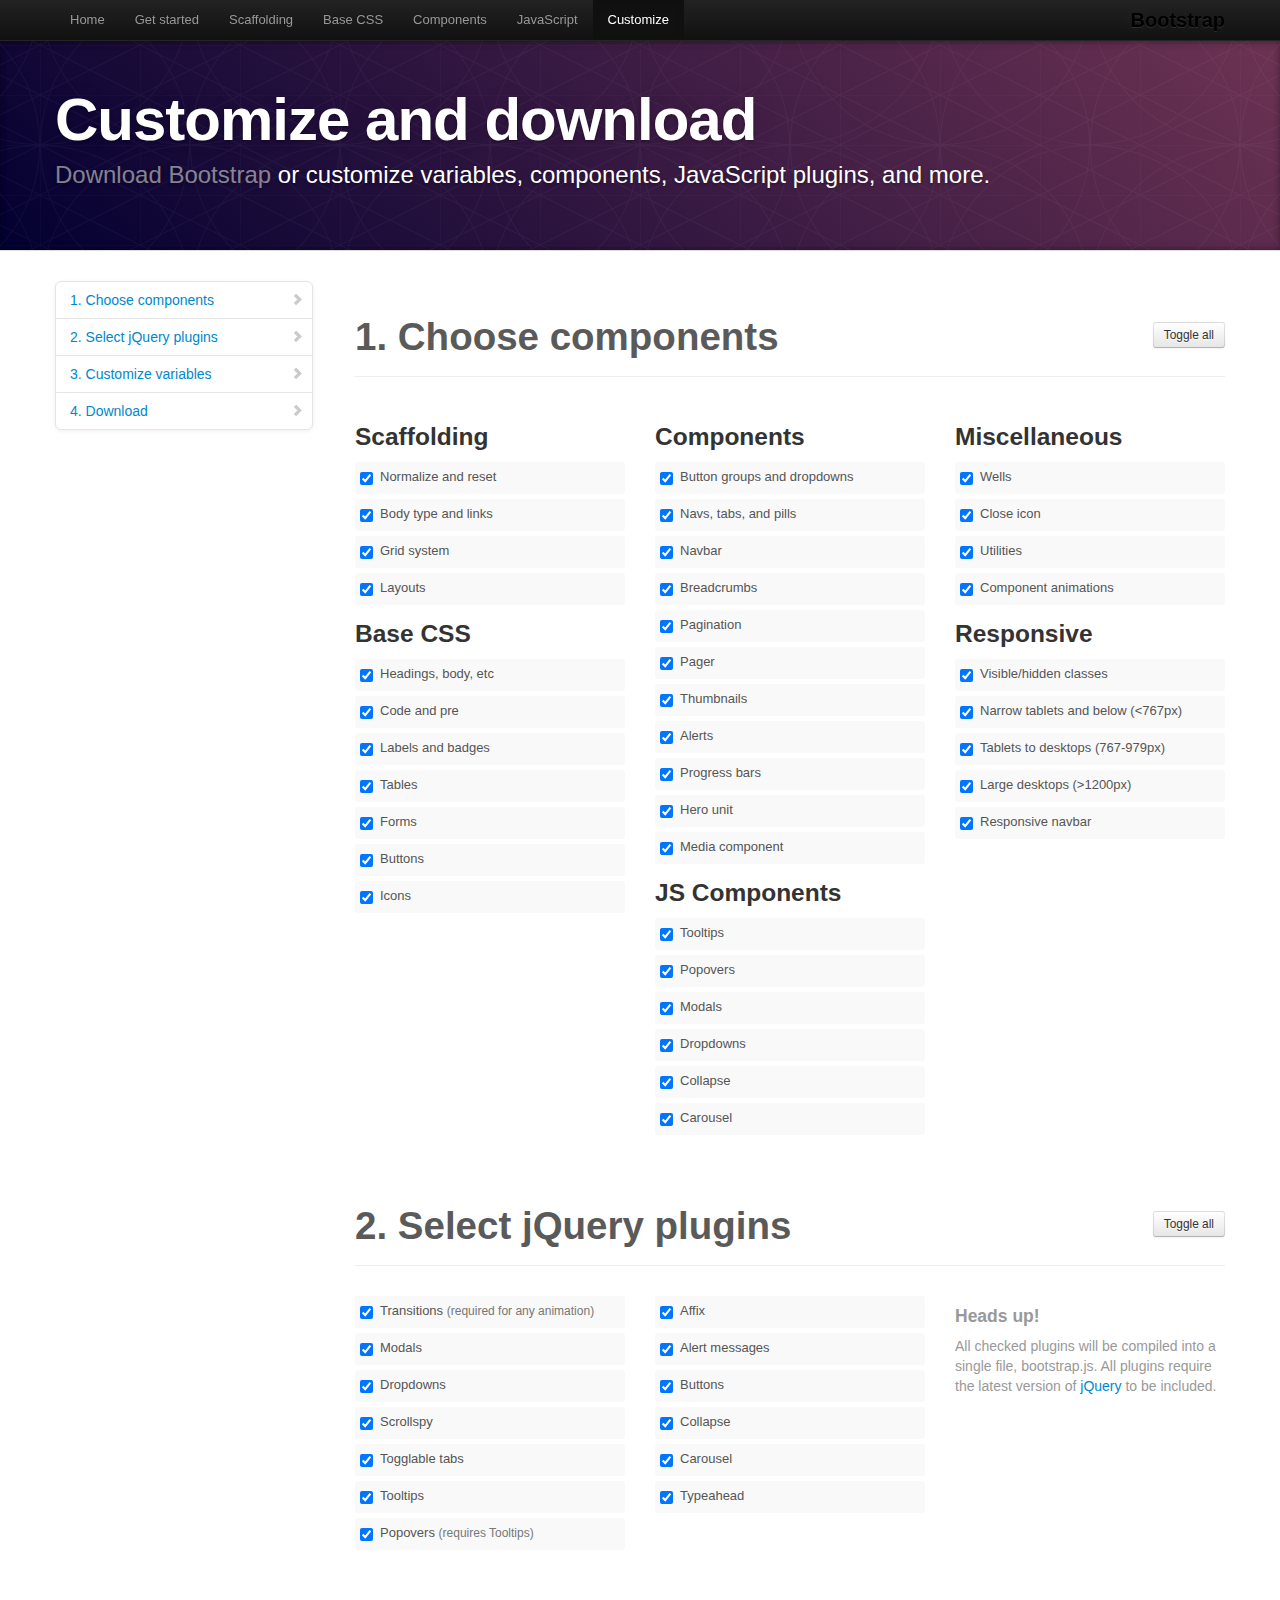
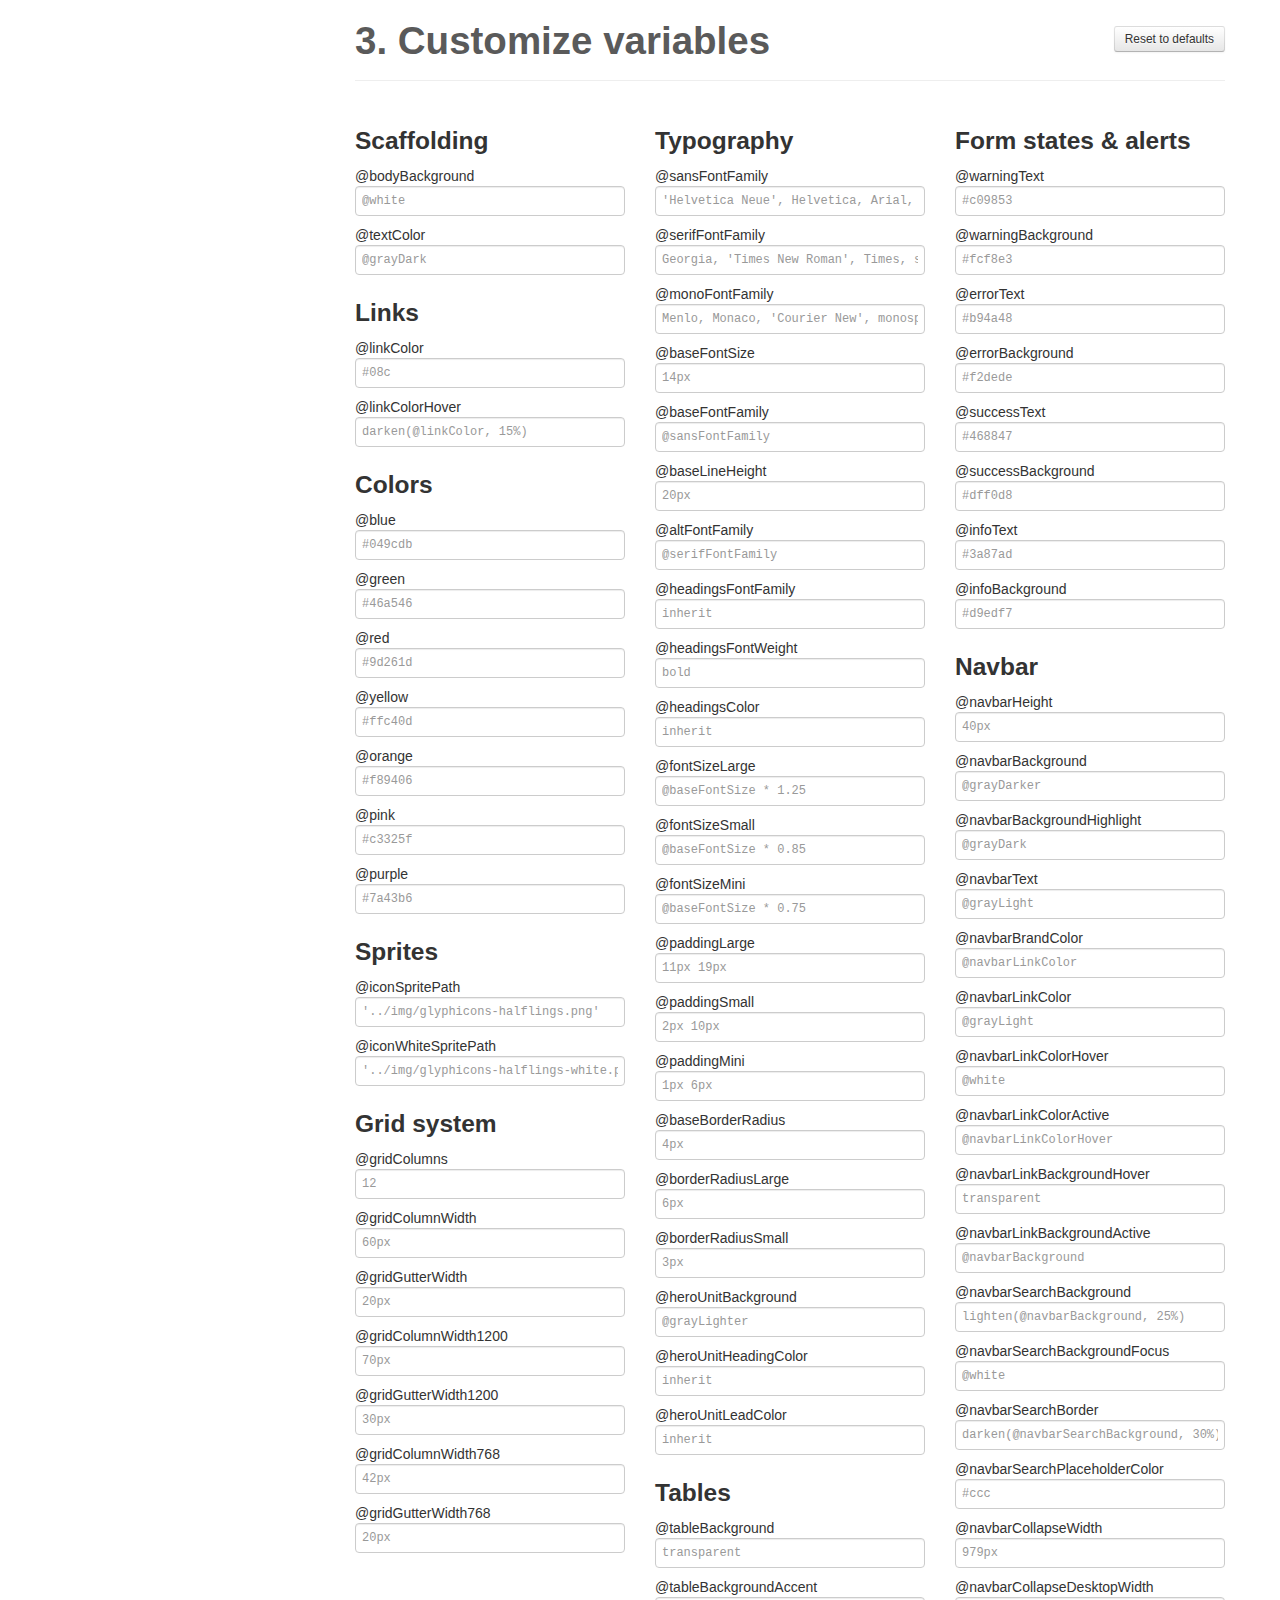
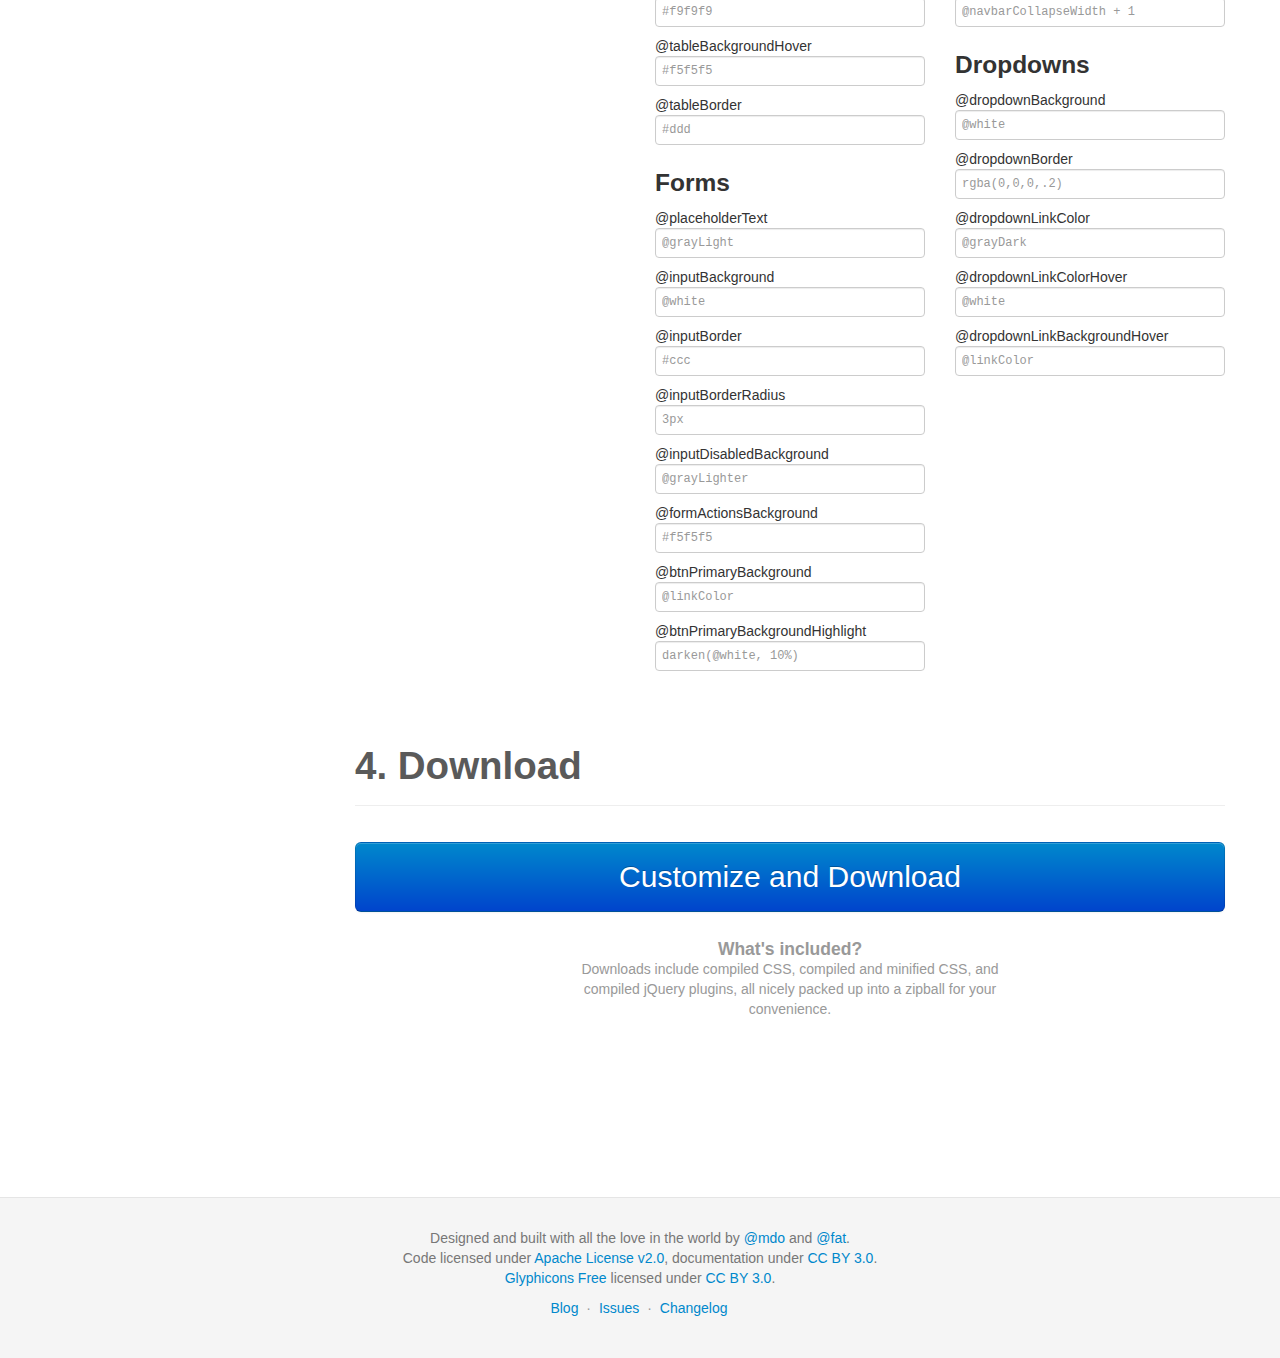
<file: www/docs/customize.html>
<!DOCTYPE html>
<html lang="en">
  <head>
    <meta charset="utf-8">
    <title>Customize · Bootstrap</title>
    <meta name="viewport" content="width=device-width, initial-scale=1.0">
    <meta name="description" content="">
    <meta name="author" content="">

    <!-- Le styles -->
    <link href="assets/css/bootstrap.css" rel="stylesheet">
    <link href="assets/css/bootstrap-responsive.css" rel="stylesheet">
    <link href="assets/css/docs.css" rel="stylesheet">
    <link href="assets/js/google-code-prettify/prettify.css" rel="stylesheet">

    <!-- Le HTML5 shim, for IE6-8 support of HTML5 elements -->
    <!--[if lt IE 9]>
      <script src="assets/js/html5shiv.js"></script>
    <![endif]-->

    <!-- Le fav and touch icons -->
    <link rel="apple-touch-icon-precomposed" sizes="144x144" href="assets/ico/apple-touch-icon-144-precomposed.png">
    <link rel="apple-touch-icon-precomposed" sizes="114x114" href="assets/ico/apple-touch-icon-114-precomposed.png">
      <link rel="apple-touch-icon-precomposed" sizes="72x72" href="assets/ico/apple-touch-icon-72-precomposed.png">
                    <link rel="apple-touch-icon-precomposed" href="assets/ico/apple-touch-icon-57-precomposed.png">
                                   <link rel="shortcut icon" href="assets/ico/favicon.png">

  </head>

  <body data-spy="scroll" data-target=".bs-docs-sidebar">

    <!-- Navbar
    ================================================== -->
    <div class="navbar navbar-inverse navbar-fixed-top">
      <div class="navbar-inner">
        <div class="container">
          <button type="button" class="btn btn-navbar" data-toggle="collapse" data-target=".nav-collapse">
            <span class="icon-bar"></span>
            <span class="icon-bar"></span>
            <span class="icon-bar"></span>
          </button>
          <a class="brand" href="./index.html">Bootstrap</a>
          <div class="nav-collapse collapse">
            <ul class="nav">
              <li class="">
                <a href="./index.html">Home</a>
              </li>
              <li class="">
                <a href="./getting-started.html">Get started</a>
              </li>
              <li class="">
                <a href="./scaffolding.html">Scaffolding</a>
              </li>
              <li class="">
                <a href="./base-css.html">Base CSS</a>
              </li>
              <li class="">
                <a href="./components.html">Components</a>
              </li>
              <li class="">
                <a href="./javascript.html">JavaScript</a>
              </li>
              <li class="active">
                <a href="./customize.html">Customize</a>
              </li>
            </ul>
          </div>
        </div>
      </div>
    </div>

<!-- Masthead
================================================== -->
<header class="jumbotron subhead" id="overview">
  <div class="container">
    <h1>Customize and download</h1>
    <p class="lead"><a href="https://github.com/twitter/bootstrap/zipball/master">Download Bootstrap</a> or customize variables, components, JavaScript plugins, and more.</p>
  </div>
</header>


  <div class="container">

    <!-- Docs nav
    ================================================== -->
    <div class="row">
      <div class="span3 bs-docs-sidebar">
        <ul class="nav nav-list bs-docs-sidenav">
          <li><a href="#components"><i class="icon-chevron-right"></i> 1. Choose components</a></li>
          <li><a href="#plugins"><i class="icon-chevron-right"></i> 2. Select jQuery plugins</a></li>
          <li><a href="#variables"><i class="icon-chevron-right"></i> 3. Customize variables</a></li>
          <li><a href="#download"><i class="icon-chevron-right"></i> 4. Download</a></li>
        </ul>
      </div>
      <div class="span9">


        <!-- Customize form
        ================================================== -->
        <form>
          <section class="download" id="components">
            <div class="page-header">
              <a class="btn btn-small pull-right toggle-all" href="#">Toggle all</a>
              <h1>
                1. Choose components
              </h1>
            </div>
            <div class="row download-builder">
              <div class="span3">
                <h3>Scaffolding</h3>
                <label class="checkbox"><input checked="checked" type="checkbox" value="reset.less"> Normalize and reset</label>
                <label class="checkbox"><input checked="checked" type="checkbox" value="scaffolding.less"> Body type and links</label>
                <label class="checkbox"><input checked="checked" type="checkbox" value="grid.less"> Grid system</label>
                <label class="checkbox"><input checked="checked" type="checkbox" value="layouts.less"> Layouts</label>
                <h3>Base CSS</h3>
                <label class="checkbox"><input checked="checked" type="checkbox" value="type.less"> Headings, body, etc</label>
                <label class="checkbox"><input checked="checked" type="checkbox" value="code.less"> Code and pre</label>
                <label class="checkbox"><input checked="checked" type="checkbox" value="labels-badges.less"> Labels and badges</label>
                <label class="checkbox"><input checked="checked" type="checkbox" value="tables.less"> Tables</label>
                <label class="checkbox"><input checked="checked" type="checkbox" value="forms.less"> Forms</label>
                <label class="checkbox"><input checked="checked" type="checkbox" value="buttons.less"> Buttons</label>
                <label class="checkbox"><input checked="checked" type="checkbox" value="sprites.less"> Icons</label>
              </div><!-- /span -->
              <div class="span3">
                <h3>Components</h3>
                <label class="checkbox"><input checked="checked" type="checkbox" value="button-groups.less"> Button groups and dropdowns</label>
                <label class="checkbox"><input checked="checked" type="checkbox" value="navs.less"> Navs, tabs, and pills</label>
                <label class="checkbox"><input checked="checked" type="checkbox" value="navbar.less"> Navbar</label>
                <label class="checkbox"><input checked="checked" type="checkbox" value="breadcrumbs.less"> Breadcrumbs</label>
                <label class="checkbox"><input checked="checked" type="checkbox" value="pagination.less"> Pagination</label>
                <label class="checkbox"><input checked="checked" type="checkbox" value="pager.less"> Pager</label>
                <label class="checkbox"><input checked="checked" type="checkbox" value="thumbnails.less"> Thumbnails</label>
                <label class="checkbox"><input checked="checked" type="checkbox" value="alerts.less"> Alerts</label>
                <label class="checkbox"><input checked="checked" type="checkbox" value="progress-bars.less"> Progress bars</label>
                <label class="checkbox"><input checked="checked" type="checkbox" value="hero-unit.less"> Hero unit</label>
                <label class="checkbox"><input checked="checked" type="checkbox" value="media.less"> Media component</label>
                <h3>JS Components</h3>
                <label class="checkbox"><input checked="checked" type="checkbox" value="tooltip.less"> Tooltips</label>
                <label class="checkbox"><input checked="checked" type="checkbox" value="popovers.less"> Popovers</label>
                <label class="checkbox"><input checked="checked" type="checkbox" value="modals.less"> Modals</label>
                <label class="checkbox"><input checked="checked" type="checkbox" value="dropdowns.less"> Dropdowns</label>
                <label class="checkbox"><input checked="checked" type="checkbox" value="accordion.less"> Collapse</label>
                <label class="checkbox"><input checked="checked" type="checkbox" value="carousel.less"> Carousel</label>
              </div><!-- /span -->
              <div class="span3">
                <h3>Miscellaneous</h3>
                <label class="checkbox"><input checked="checked" type="checkbox" value="wells.less"> Wells</label>
                <label class="checkbox"><input checked="checked" type="checkbox" value="close.less"> Close icon</label>
                <label class="checkbox"><input checked="checked" type="checkbox" value="utilities.less"> Utilities</label>
                <label class="checkbox"><input checked="checked" type="checkbox" value="component-animations.less"> Component animations</label>
                <h3>Responsive</h3>
                <label class="checkbox"><input checked="checked" type="checkbox" value="responsive-utilities.less"> Visible/hidden classes</label>
                <label class="checkbox"><input checked="checked" type="checkbox" value="responsive-767px-max.less"> Narrow tablets and below (<767px)</label>
                <label class="checkbox"><input checked="checked" type="checkbox" value="responsive-768px-979px.less"> Tablets to desktops (767-979px)</label>
                <label class="checkbox"><input checked="checked" type="checkbox" value="responsive-1200px-min.less"> Large desktops (>1200px)</label>
                <label class="checkbox"><input checked="checked" type="checkbox" value="responsive-navbar.less"> Responsive navbar</label>
              </div><!-- /span -->
            </div><!-- /row -->
          </section>

          <section class="download" id="plugins">
            <div class="page-header">
              <a class="btn btn-small pull-right toggle-all" href="#">Toggle all</a>
              <h1>
                2. Select jQuery plugins
              </h1>
            </div>
            <div class="row download-builder">
              <div class="span3">
                <label class="checkbox">
                  <input type="checkbox" checked="true" value="bootstrap-transition.js">
                  Transitions <small>(required for any animation)</small>
                </label>
                <label class="checkbox">
                  <input type="checkbox" checked="true" value="bootstrap-modal.js">
                  Modals
                </label>
                <label class="checkbox">
                  <input type="checkbox" checked="true" value="bootstrap-dropdown.js">
                  Dropdowns
                </label>
                <label class="checkbox">
                  <input type="checkbox" checked="true" value="bootstrap-scrollspy.js">
                  Scrollspy
                </label>
                <label class="checkbox">
                  <input type="checkbox" checked="true" value="bootstrap-tab.js">
                  Togglable tabs
                </label>
                <label class="checkbox">
                  <input type="checkbox" checked="true" value="bootstrap-tooltip.js">
                  Tooltips
                </label>
                <label class="checkbox">
                  <input type="checkbox" checked="true" value="bootstrap-popover.js">
                  Popovers <small>(requires Tooltips)</small>
                </label>
              </div><!-- /span -->
              <div class="span3">
                <label class="checkbox">
                  <input type="checkbox" checked="true" value="bootstrap-affix.js">
                  Affix
                </label>
                <label class="checkbox">
                  <input type="checkbox" checked="true" value="bootstrap-alert.js">
                  Alert messages
                </label>
                <label class="checkbox">
                  <input type="checkbox" checked="true" value="bootstrap-button.js">
                  Buttons
                </label>
                <label class="checkbox">
                  <input type="checkbox" checked="true" value="bootstrap-collapse.js">
                  Collapse
                </label>
                <label class="checkbox">
                  <input type="checkbox" checked="true" value="bootstrap-carousel.js">
                  Carousel
                </label>
                <label class="checkbox">
                  <input type="checkbox" checked="true" value="bootstrap-typeahead.js">
                  Typeahead
                </label>
              </div><!-- /span -->
              <div class="span3">
                <h4 class="muted">Heads up!</h4>
                <p class="muted">All checked plugins will be compiled into a single file, bootstrap.js. All plugins require the latest version of <a href="http://jquery.com/" target="_blank">jQuery</a> to be included.</p>
              </div><!-- /span -->
            </div><!-- /row -->
          </section>


          <section class="download" id="variables">
            <div class="page-header">
              <a class="btn btn-small pull-right toggle-all" href="#">Reset to defaults</a>
              <h1>
                3. Customize variables
              </h1>
            </div>
            <div class="row download-builder">
              <div class="span3">
                <h3>Scaffolding</h3>
                <label>@bodyBackground</label>
                <input type="text" class="span3" placeholder="@white">
                <label>@textColor</label>
                <input type="text" class="span3" placeholder="@grayDark">

                <h3>Links</h3>
                <label>@linkColor</label>
                <input type="text" class="span3" placeholder="#08c">
                <label>@linkColorHover</label>
                <input type="text" class="span3" placeholder="darken(@linkColor, 15%)">
                <h3>Colors</h3>
                <label>@blue</label>
                <input type="text" class="span3" placeholder="#049cdb">
                <label>@green</label>
                <input type="text" class="span3" placeholder="#46a546">
                <label>@red</label>
                <input type="text" class="span3" placeholder="#9d261d">
                <label>@yellow</label>
                <input type="text" class="span3" placeholder="#ffc40d">
                <label>@orange</label>
                <input type="text" class="span3" placeholder="#f89406">
                <label>@pink</label>
                <input type="text" class="span3" placeholder="#c3325f">
                <label>@purple</label>
                <input type="text" class="span3" placeholder="#7a43b6">

                <h3>Sprites</h3>
                <label>@iconSpritePath</label>
                <input type="text" class="span3" placeholder="'../img/glyphicons-halflings.png'">
                <label>@iconWhiteSpritePath</label>
                <input type="text" class="span3" placeholder="'../img/glyphicons-halflings-white.png'">

                <h3>Grid system</h3>
                <label>@gridColumns</label>
                <input type="text" class="span3" placeholder="12">
                <label>@gridColumnWidth</label>
                <input type="text" class="span3" placeholder="60px">
                <label>@gridGutterWidth</label>
                <input type="text" class="span3" placeholder="20px">
                <label>@gridColumnWidth1200</label>
                <input type="text" class="span3" placeholder="70px">
                <label>@gridGutterWidth1200</label>
                <input type="text" class="span3" placeholder="30px">
                <label>@gridColumnWidth768</label>
                <input type="text" class="span3" placeholder="42px">
                <label>@gridGutterWidth768</label>
                <input type="text" class="span3" placeholder="20px">

              </div><!-- /span -->
              <div class="span3">

                <h3>Typography</h3>
                <label>@sansFontFamily</label>
                <input type="text" class="span3" placeholder="'Helvetica Neue', Helvetica, Arial, sans-serif">
                <label>@serifFontFamily</label>
                <input type="text" class="span3" placeholder="Georgia, 'Times New Roman', Times, serif">
                <label>@monoFontFamily</label>
                <input type="text" class="span3" placeholder="Menlo, Monaco, 'Courier New', monospace">

                <label>@baseFontSize</label>
                <input type="text" class="span3" placeholder="14px">
                <label>@baseFontFamily</label>
                <input type="text" class="span3" placeholder="@sansFontFamily">
                <label>@baseLineHeight</label>
                <input type="text" class="span3" placeholder="20px">

                <label>@altFontFamily</label>
                <input type="text" class="span3" placeholder="@serifFontFamily">
                <label>@headingsFontFamily</label>
                <input type="text" class="span3" placeholder="inherit">
                <label>@headingsFontWeight</label>
                <input type="text" class="span3" placeholder="bold">
                <label>@headingsColor</label>
                <input type="text" class="span3" placeholder="inherit">

                <label>@fontSizeLarge</label>
                <input type="text" class="span3" placeholder="@baseFontSize * 1.25">
                <label>@fontSizeSmall</label>
                <input type="text" class="span3" placeholder="@baseFontSize * 0.85">
                <label>@fontSizeMini</label>
                <input type="text" class="span3" placeholder="@baseFontSize * 0.75">

                <label>@paddingLarge</label>
                <input type="text" class="span3" placeholder="11px 19px">
                <label>@paddingSmall</label>
                <input type="text" class="span3" placeholder="2px 10px">
                <label>@paddingMini</label>
                <input type="text" class="span3" placeholder="1px 6px">

                <label>@baseBorderRadius</label>
                <input type="text" class="span3" placeholder="4px">
                <label>@borderRadiusLarge</label>
                <input type="text" class="span3" placeholder="6px">
                <label>@borderRadiusSmall</label>
                <input type="text" class="span3" placeholder="3px">

                <label>@heroUnitBackground</label>
                <input type="text" class="span3" placeholder="@grayLighter">
                <label>@heroUnitHeadingColor</label>
                <input type="text" class="span3" placeholder="inherit">
                <label>@heroUnitLeadColor</label>
                <input type="text" class="span3" placeholder="inherit">

                <h3>Tables</h3>
                <label>@tableBackground</label>
                <input type="text" class="span3" placeholder="transparent">
                <label>@tableBackgroundAccent</label>
                <input type="text" class="span3" placeholder="#f9f9f9">
                <label>@tableBackgroundHover</label>
                <input type="text" class="span3" placeholder="#f5f5f5">
                <label>@tableBorder</label>
                <input type="text" class="span3" placeholder="#ddd">

                <h3>Forms</h3>
                <label>@placeholderText</label>
                <input type="text" class="span3" placeholder="@grayLight">
                <label>@inputBackground</label>
                <input type="text" class="span3" placeholder="@white">
                <label>@inputBorder</label>
                <input type="text" class="span3" placeholder="#ccc">
                <label>@inputBorderRadius</label>
                <input type="text" class="span3" placeholder="3px">
                <label>@inputDisabledBackground</label>
                <input type="text" class="span3" placeholder="@grayLighter">
                <label>@formActionsBackground</label>
                <input type="text" class="span3" placeholder="#f5f5f5">
                <label>@btnPrimaryBackground</label>
                <input type="text" class="span3" placeholder="@linkColor">
                <label>@btnPrimaryBackgroundHighlight</label>
                <input type="text" class="span3" placeholder="darken(@white, 10%)">

              </div><!-- /span -->
              <div class="span3">

                <h3>Form states &amp; alerts</h3>
                <label>@warningText</label>
                <input type="text" class="span3" placeholder="#c09853">
                <label>@warningBackground</label>
                <input type="text" class="span3" placeholder="#fcf8e3">
                <label>@errorText</label>
                <input type="text" class="span3" placeholder="#b94a48">
                <label>@errorBackground</label>
                <input type="text" class="span3" placeholder="#f2dede">
                <label>@successText</label>
                <input type="text" class="span3" placeholder="#468847">
                <label>@successBackground</label>
                <input type="text" class="span3" placeholder="#dff0d8">
                <label>@infoText</label>
                <input type="text" class="span3" placeholder="#3a87ad">
                <label>@infoBackground</label>
                <input type="text" class="span3" placeholder="#d9edf7">

                <h3>Navbar</h3>
                <label>@navbarHeight</label>
                <input type="text" class="span3" placeholder="40px">
                <label>@navbarBackground</label>
                <input type="text" class="span3" placeholder="@grayDarker">
                <label>@navbarBackgroundHighlight</label>
                <input type="text" class="span3" placeholder="@grayDark">
                <label>@navbarText</label>
                <input type="text" class="span3" placeholder="@grayLight">
                <label>@navbarBrandColor</label>
                <input type="text" class="span3" placeholder="@navbarLinkColor">
                <label>@navbarLinkColor</label>
                <input type="text" class="span3" placeholder="@grayLight">
                <label>@navbarLinkColorHover</label>
                <input type="text" class="span3" placeholder="@white">
                <label>@navbarLinkColorActive</label>
                <input type="text" class="span3" placeholder="@navbarLinkColorHover">
                <label>@navbarLinkBackgroundHover</label>
                <input type="text" class="span3" placeholder="transparent">
                <label>@navbarLinkBackgroundActive</label>
                <input type="text" class="span3" placeholder="@navbarBackground">
                <label>@navbarSearchBackground</label>
                <input type="text" class="span3" placeholder="lighten(@navbarBackground, 25%)">
                <label>@navbarSearchBackgroundFocus</label>
                <input type="text" class="span3" placeholder="@white">
                <label>@navbarSearchBorder</label>
                <input type="text" class="span3" placeholder="darken(@navbarSearchBackground, 30%)">
                <label>@navbarSearchPlaceholderColor</label>
                <input type="text" class="span3" placeholder="#ccc">

                <label>@navbarCollapseWidth</label>
                <input type="text" class="span3" placeholder="979px">
                <label>@navbarCollapseDesktopWidth</label>
                <input type="text" class="span3" placeholder="@navbarCollapseWidth + 1">

                <h3>Dropdowns</h3>
                <label>@dropdownBackground</label>
                <input type="text" class="span3" placeholder="@white">
                <label>@dropdownBorder</label>
                <input type="text" class="span3" placeholder="rgba(0,0,0,.2)">
                <label>@dropdownLinkColor</label>
                <input type="text" class="span3" placeholder="@grayDark">
                <label>@dropdownLinkColorHover</label>
                <input type="text" class="span3" placeholder="@white">
                <label>@dropdownLinkBackgroundHover</label>
                <input type="text" class="span3" placeholder="@linkColor">
              </div><!-- /span -->
            </div><!-- /row -->
          </section>

          <section class="download" id="download">
            <div class="page-header">
              <h1>
                4. Download
              </h1>
            </div>
            <div class="download-btn">
              <a class="btn btn-primary" href="#" >Customize and Download</a>
              <h4>What's included?</h4>
              <p>Downloads include compiled CSS, compiled and minified CSS, and compiled jQuery plugins, all nicely packed up into a zipball for your convenience.</p>
            </div>
          </section><!-- /download -->
        </form>



      </div>
    </div>

  </div>



    <!-- Footer
    ================================================== -->
    <footer class="footer">
      <div class="container">
        <p>Designed and built with all the love in the world by <a href="http://twitter.com/mdo" target="_blank">@mdo</a> and <a href="http://twitter.com/fat" target="_blank">@fat</a>.</p>
        <p>Code licensed under <a href="http://www.apache.org/licenses/LICENSE-2.0" target="_blank">Apache License v2.0</a>, documentation under <a href="http://creativecommons.org/licenses/by/3.0/">CC BY 3.0</a>.</p>
        <p><a href="http://glyphicons.com">Glyphicons Free</a> licensed under <a href="http://creativecommons.org/licenses/by/3.0/">CC BY 3.0</a>.</p>
        <ul class="footer-links">
          <li><a href="http://blog.getbootstrap.com">Blog</a></li>
          <li class="muted">&middot;</li>
          <li><a href="https://github.com/twitter/bootstrap/issues?state=open">Issues</a></li>
          <li class="muted">&middot;</li>
          <li><a href="https://github.com/twitter/bootstrap/blob/master/CHANGELOG.md">Changelog</a></li>
        </ul>
      </div>
    </footer>



    <!-- Le javascript
    ================================================== -->
    <!-- Placed at the end of the document so the pages load faster -->
    <script type="text/javascript" src="http://platform.twitter.com/widgets.js"></script>
    <script src="assets/js/jquery.js"></script>
    <script src="assets/js/bootstrap-transition.js"></script>
    <script src="assets/js/bootstrap-alert.js"></script>
    <script src="assets/js/bootstrap-modal.js"></script>
    <script src="assets/js/bootstrap-dropdown.js"></script>
    <script src="assets/js/bootstrap-scrollspy.js"></script>
    <script src="assets/js/bootstrap-tab.js"></script>
    <script src="assets/js/bootstrap-tooltip.js"></script>
    <script src="assets/js/bootstrap-popover.js"></script>
    <script src="assets/js/bootstrap-button.js"></script>
    <script src="assets/js/bootstrap-collapse.js"></script>
    <script src="assets/js/bootstrap-carousel.js"></script>
    <script src="assets/js/bootstrap-typeahead.js"></script>
    <script src="assets/js/bootstrap-affix.js"></script>

    <script src="assets/js/holder/holder.js"></script>
    <script src="assets/js/google-code-prettify/prettify.js"></script>

    <script src="assets/js/application.js"></script>



  </body>
</html>
</file>
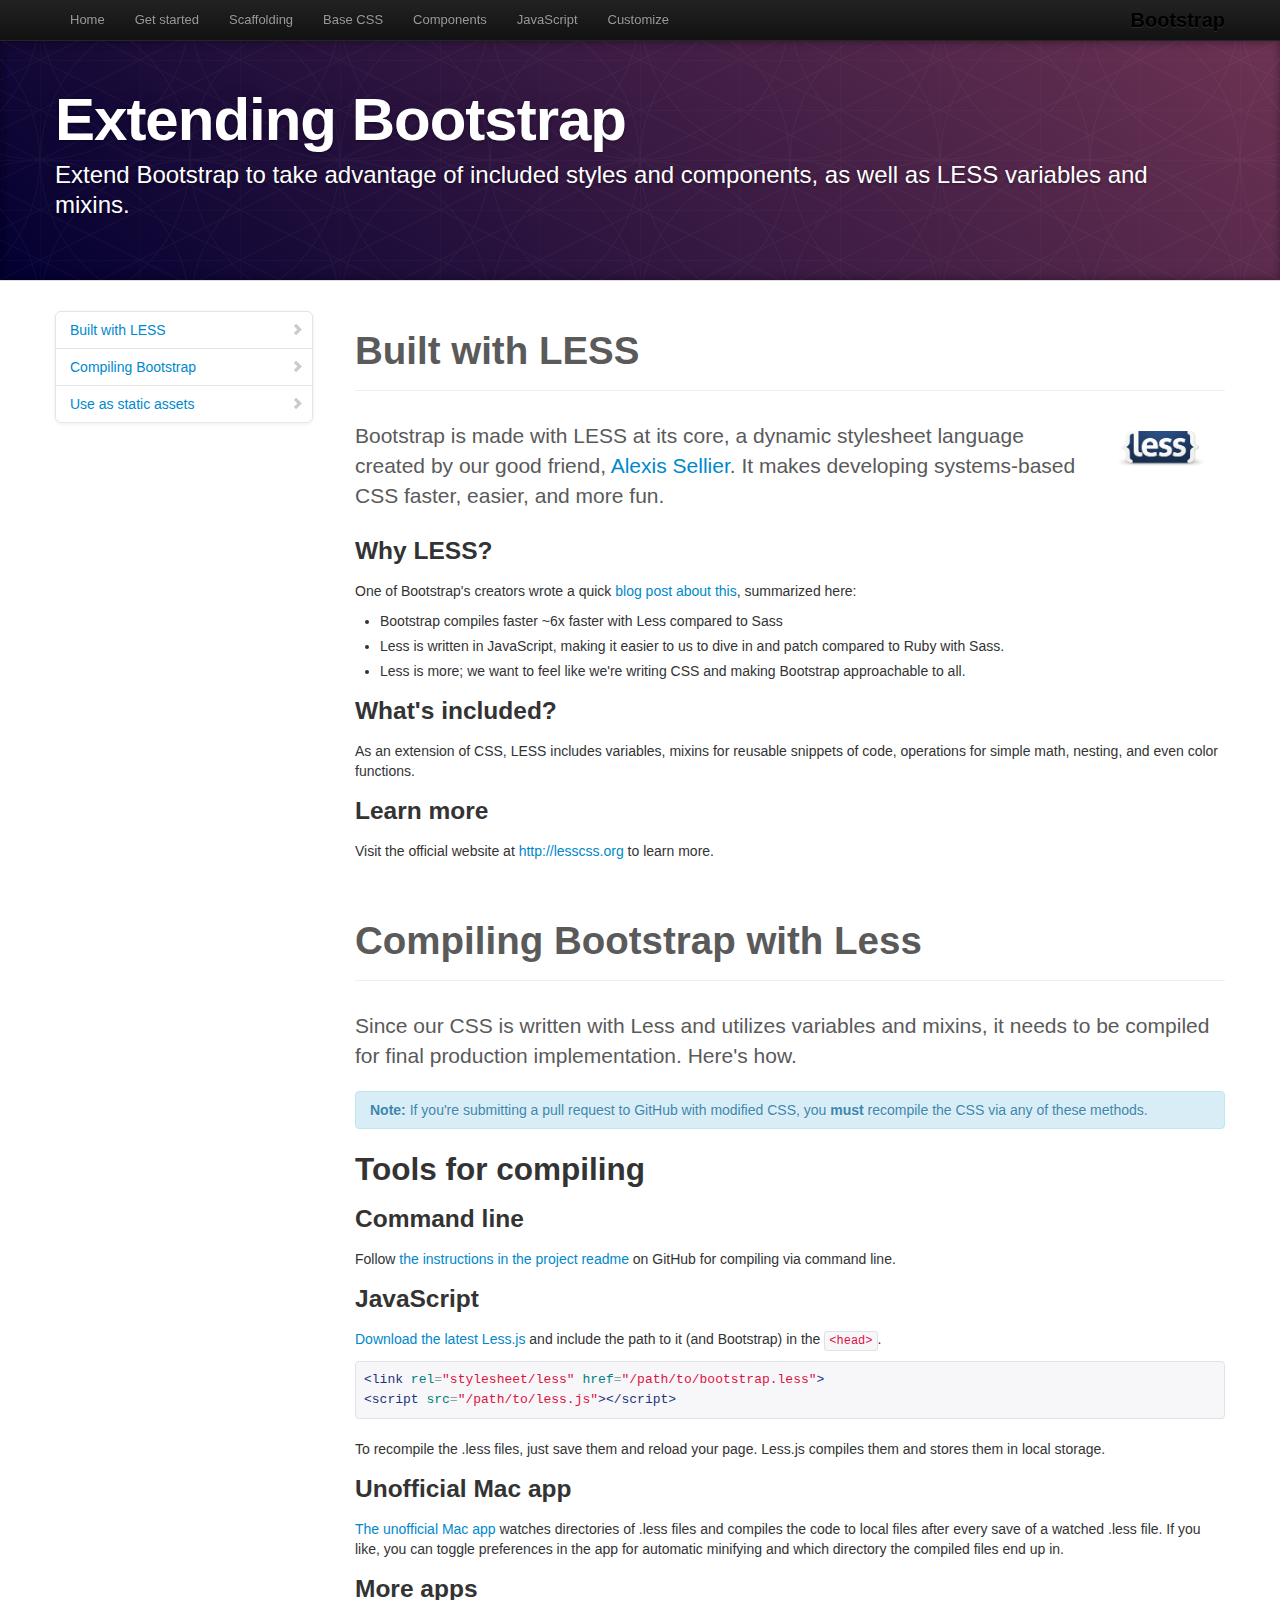
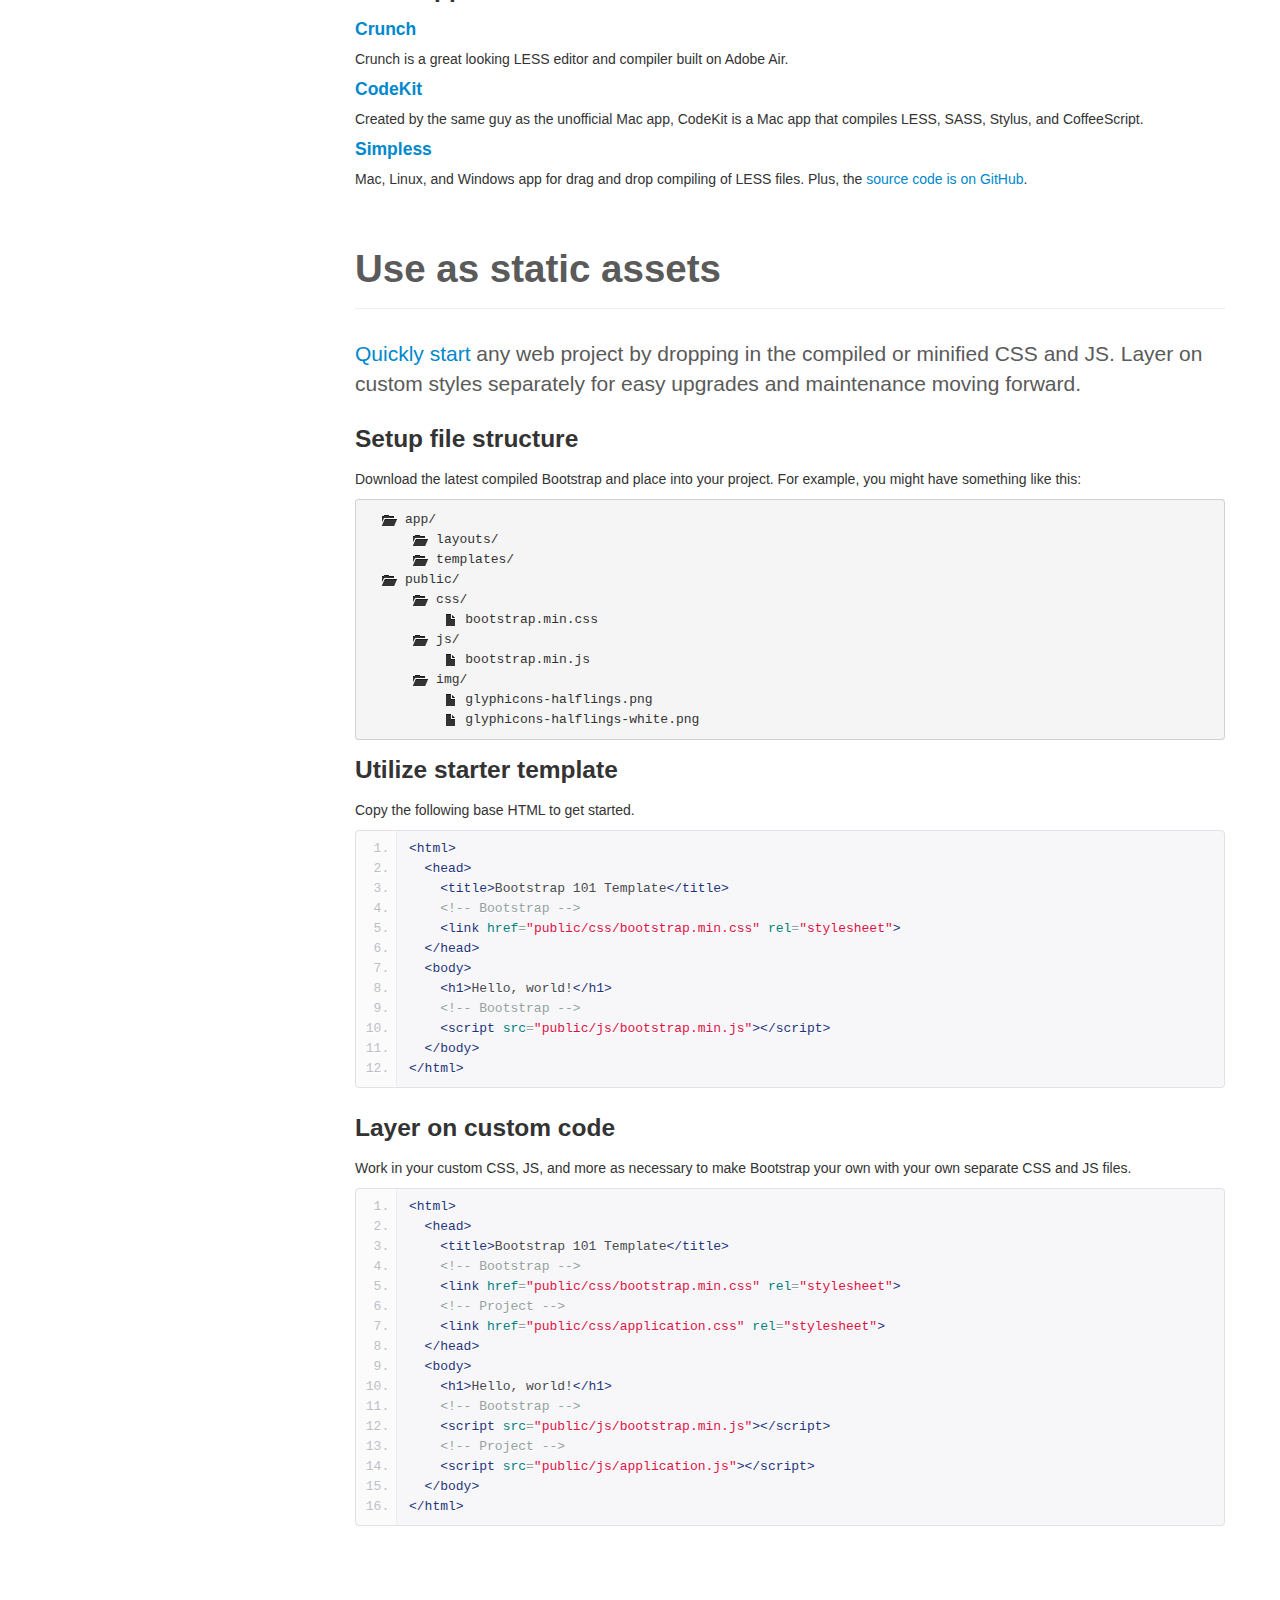
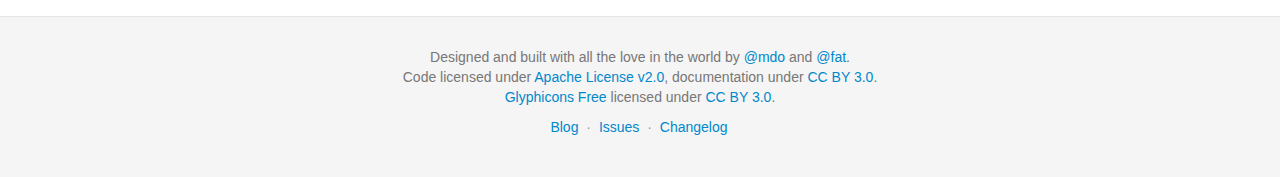
<file: www/docs/extend.html>
<!DOCTYPE html>
<html lang="en">
  <head>
    <meta charset="utf-8">
    <title>Extend · Bootstrap</title>
    <meta name="viewport" content="width=device-width, initial-scale=1.0">
    <meta name="description" content="">
    <meta name="author" content="">

    <!-- Le styles -->
    <link href="assets/css/bootstrap.css" rel="stylesheet">
    <link href="assets/css/bootstrap-responsive.css" rel="stylesheet">
    <link href="assets/css/docs.css" rel="stylesheet">
    <link href="assets/js/google-code-prettify/prettify.css" rel="stylesheet">

    <!-- Le HTML5 shim, for IE6-8 support of HTML5 elements -->
    <!--[if lt IE 9]>
      <script src="assets/js/html5shiv.js"></script>
    <![endif]-->

    <!-- Le fav and touch icons -->
    <link rel="apple-touch-icon-precomposed" sizes="144x144" href="assets/ico/apple-touch-icon-144-precomposed.png">
    <link rel="apple-touch-icon-precomposed" sizes="114x114" href="assets/ico/apple-touch-icon-114-precomposed.png">
      <link rel="apple-touch-icon-precomposed" sizes="72x72" href="assets/ico/apple-touch-icon-72-precomposed.png">
                    <link rel="apple-touch-icon-precomposed" href="assets/ico/apple-touch-icon-57-precomposed.png">
                                   <link rel="shortcut icon" href="assets/ico/favicon.png">

  </head>

  <body data-spy="scroll" data-target=".bs-docs-sidebar">

    <!-- Navbar
    ================================================== -->
    <div class="navbar navbar-inverse navbar-fixed-top">
      <div class="navbar-inner">
        <div class="container">
          <button type="button" class="btn btn-navbar" data-toggle="collapse" data-target=".nav-collapse">
            <span class="icon-bar"></span>
            <span class="icon-bar"></span>
            <span class="icon-bar"></span>
          </button>
          <a class="brand" href="./index.html">Bootstrap</a>
          <div class="nav-collapse collapse">
            <ul class="nav">
              <li class="">
                <a href="./index.html">Home</a>
              </li>
              <li class="">
                <a href="./getting-started.html">Get started</a>
              </li>
              <li class="">
                <a href="./scaffolding.html">Scaffolding</a>
              </li>
              <li class="">
                <a href="./base-css.html">Base CSS</a>
              </li>
              <li class="">
                <a href="./components.html">Components</a>
              </li>
              <li class="">
                <a href="./javascript.html">JavaScript</a>
              </li>
              <li class="">
                <a href="./customize.html">Customize</a>
              </li>
            </ul>
          </div>
        </div>
      </div>
    </div>

<!-- Subhead
================================================== -->
<header class="jumbotron subhead" id="overview">
  <div class="container">
    <h1>Extending Bootstrap</h1>
    <p class="lead">Extend Bootstrap to take advantage of included styles and components, as well as LESS variables and mixins.</p>
  <div>
</header>

  <div class="container">

    <!-- Docs nav
    ================================================== -->
    <div class="row">
      <div class="span3 bs-docs-sidebar">
        <ul class="nav nav-list bs-docs-sidenav">
          <li><a href="#built-with-less"><i class="icon-chevron-right"></i> Built with LESS</a></li>
          <li><a href="#compiling"><i class="icon-chevron-right"></i> Compiling Bootstrap</a></li>
          <li><a href="#static-assets"><i class="icon-chevron-right"></i> Use as static assets</a></li>
        </ul>
      </div>
      <div class="span9">



        <!-- BUILT WITH LESS
        ================================================== -->
        <section id="built-with-less">
          <div class="page-header">
            <h1>Built with LESS</h1>
          </div>

          <img style="float: right; height: 36px; margin: 10px 20px 20px" src="assets/img/less-logo-large.png" alt="LESS CSS">
          <p class="lead">Bootstrap is made with LESS at its core, a dynamic stylesheet language created by our good friend, <a href="http://cloudhead.io">Alexis Sellier</a>. It makes developing systems-based CSS faster, easier, and more fun.</p>

          <h3>Why LESS?</h3>
          <p>One of Bootstrap's creators wrote a quick <a href="http://www.wordsbyf.at/2012/03/08/why-less/">blog post about this</a>, summarized here:</p>
          <ul>
            <li>Bootstrap compiles faster ~6x faster with Less compared to Sass</li>
            <li>Less is written in JavaScript, making it easier to us to dive in and patch compared to Ruby with Sass.</li>
            <li>Less is more; we want to feel like we're writing CSS and making Bootstrap approachable to all.</li>
          </ul>

          <h3>What's included?</h3>
          <p>As an extension of CSS, LESS includes variables, mixins for reusable snippets of code, operations for simple math, nesting, and even color functions.</p>

          <h3>Learn more</h3>
          <p>Visit the official website at <a href="http://lesscss.org">http://lesscss.org</a> to learn more.</p>
        </section>



        <!-- COMPILING LESS AND BOOTSTRAP
        ================================================== -->
        <section id="compiling">
          <div class="page-header">
            <h1>Compiling Bootstrap with Less</h1>
          </div>

          <p class="lead">Since our CSS is written with Less and utilizes variables and mixins, it needs to be compiled for final production implementation. Here's how.</p>

          <div class="alert alert-info">
            <strong>Note:</strong> If you're submitting a pull request to GitHub with modified CSS, you <strong>must</strong> recompile the CSS via any of these methods.
          </div>

          <h2>Tools for compiling</h2>

          <h3>Command line</h3>
          <p>Follow <a href="https://github.com/twitter/bootstrap#developers">the instructions in the project readme</a> on GitHub for compiling via command line.</p>

          <h3>JavaScript</h3>
          <p><a href="http://lesscss.org/">Download the latest Less.js</a> and include the path to it (and Bootstrap) in the <code>&lt;head&gt;</code>.</p>
<pre class="prettyprint">
&lt;link rel="stylesheet/less" href="/path/to/bootstrap.less"&gt;
&lt;script src="/path/to/less.js"&gt;&lt;/script&gt;
</pre>
          <p>To recompile the .less files, just save them and reload your page. Less.js compiles them and stores them in local storage.</p>

          <h3>Unofficial Mac app</h3>
          <p><a href="http://incident57.com/less/">The unofficial Mac app</a> watches directories of .less files and compiles the code to local files after every save of a watched .less file. If you like, you can toggle preferences in the app for automatic minifying and which directory the compiled files end up in.</p>

          <h3>More apps</h3>
          <h4><a href="http://crunchapp.net/" target="_blank">Crunch</a></h4>
          <p>Crunch is a great looking LESS editor and compiler built on Adobe Air.</p>
          <h4><a href="http://incident57.com/codekit/" target="_blank">CodeKit</a></h4>
          <p>Created by the same guy as the unofficial Mac app, CodeKit is a Mac app that compiles LESS, SASS, Stylus, and CoffeeScript.</p>
          <h4><a href="http://wearekiss.com/simpless" target="_blank">Simpless</a></h4>
          <p>Mac, Linux, and Windows app for drag and drop compiling of LESS files. Plus, the <a href="https://github.com/Paratron/SimpLESS" target="_blank">source code is on GitHub</a>.</p>

        </section>



        <!-- Static assets
        ================================================== -->
        <section id="static-assets">
          <div class="page-header">
            <h1>Use as static assets</h1>
          </div>
          <p class="lead"><a href="./getting-started.html">Quickly start</a> any web project by dropping in the compiled or minified CSS and JS. Layer on custom styles separately for easy upgrades and maintenance moving forward.</p>

          <h3>Setup file structure</h3>
          <p>Download the latest compiled Bootstrap and place into your project. For example, you might have something like this:</p>
<pre>
  <span class="icon-folder-open"></span> app/
      <span class="icon-folder-open"></span> layouts/
      <span class="icon-folder-open"></span> templates/
  <span class="icon-folder-open"></span> public/
      <span class="icon-folder-open"></span> css/
          <span class="icon-file"></span> bootstrap.min.css
      <span class="icon-folder-open"></span> js/
          <span class="icon-file"></span> bootstrap.min.js
      <span class="icon-folder-open"></span> img/
          <span class="icon-file"></span> glyphicons-halflings.png
          <span class="icon-file"></span> glyphicons-halflings-white.png
</pre>

          <h3>Utilize starter template</h3>
          <p>Copy the following base HTML to get started.</p>
<pre class="prettyprint linenums">
&lt;html&gt;
  &lt;head&gt;
    &lt;title&gt;Bootstrap 101 Template&lt;/title&gt;
    &lt;!-- Bootstrap --&gt;
    &lt;link href="public/css/bootstrap.min.css" rel="stylesheet"&gt;
  &lt;/head&gt;
  &lt;body&gt;
    &lt;h1&gt;Hello, world!&lt;/h1&gt;
    &lt;!-- Bootstrap --&gt;
    &lt;script src="public/js/bootstrap.min.js"&gt;&lt;/script&gt;
  &lt;/body&gt;
&lt;/html&gt;
</pre>

          <h3>Layer on custom code</h3>
          <p>Work in your custom CSS, JS, and more as necessary to make Bootstrap your own with your own separate CSS and JS files.</p>
<pre class="prettyprint linenums">
&lt;html&gt;
  &lt;head&gt;
    &lt;title&gt;Bootstrap 101 Template&lt;/title&gt;
    &lt;!-- Bootstrap --&gt;
    &lt;link href="public/css/bootstrap.min.css" rel="stylesheet"&gt;
    &lt;!-- Project --&gt;
    &lt;link href="public/css/application.css" rel="stylesheet"&gt;
  &lt;/head&gt;
  &lt;body&gt;
    &lt;h1&gt;Hello, world!&lt;/h1&gt;
    &lt;!-- Bootstrap --&gt;
    &lt;script src="public/js/bootstrap.min.js"&gt;&lt;/script&gt;
    &lt;!-- Project --&gt;
    &lt;script src="public/js/application.js"&gt;&lt;/script&gt;
  &lt;/body&gt;
&lt;/html&gt;
</pre>

        </section>

      </div>
    </div>

  </div>



    <!-- Footer
    ================================================== -->
    <footer class="footer">
      <div class="container">
        <p>Designed and built with all the love in the world by <a href="http://twitter.com/mdo" target="_blank">@mdo</a> and <a href="http://twitter.com/fat" target="_blank">@fat</a>.</p>
        <p>Code licensed under <a href="http://www.apache.org/licenses/LICENSE-2.0" target="_blank">Apache License v2.0</a>, documentation under <a href="http://creativecommons.org/licenses/by/3.0/">CC BY 3.0</a>.</p>
        <p><a href="http://glyphicons.com">Glyphicons Free</a> licensed under <a href="http://creativecommons.org/licenses/by/3.0/">CC BY 3.0</a>.</p>
        <ul class="footer-links">
          <li><a href="http://blog.getbootstrap.com">Blog</a></li>
          <li class="muted">&middot;</li>
          <li><a href="https://github.com/twitter/bootstrap/issues?state=open">Issues</a></li>
          <li class="muted">&middot;</li>
          <li><a href="https://github.com/twitter/bootstrap/blob/master/CHANGELOG.md">Changelog</a></li>
        </ul>
      </div>
    </footer>



    <!-- Le javascript
    ================================================== -->
    <!-- Placed at the end of the document so the pages load faster -->
    <script type="text/javascript" src="http://platform.twitter.com/widgets.js"></script>
    <script src="assets/js/jquery.js"></script>
    <script src="assets/js/bootstrap-transition.js"></script>
    <script src="assets/js/bootstrap-alert.js"></script>
    <script src="assets/js/bootstrap-modal.js"></script>
    <script src="assets/js/bootstrap-dropdown.js"></script>
    <script src="assets/js/bootstrap-scrollspy.js"></script>
    <script src="assets/js/bootstrap-tab.js"></script>
    <script src="assets/js/bootstrap-tooltip.js"></script>
    <script src="assets/js/bootstrap-popover.js"></script>
    <script src="assets/js/bootstrap-button.js"></script>
    <script src="assets/js/bootstrap-collapse.js"></script>
    <script src="assets/js/bootstrap-carousel.js"></script>
    <script src="assets/js/bootstrap-typeahead.js"></script>
    <script src="assets/js/bootstrap-affix.js"></script>

    <script src="assets/js/holder/holder.js"></script>
    <script src="assets/js/google-code-prettify/prettify.js"></script>

    <script src="assets/js/application.js"></script>



  </body>
</html>
</file>
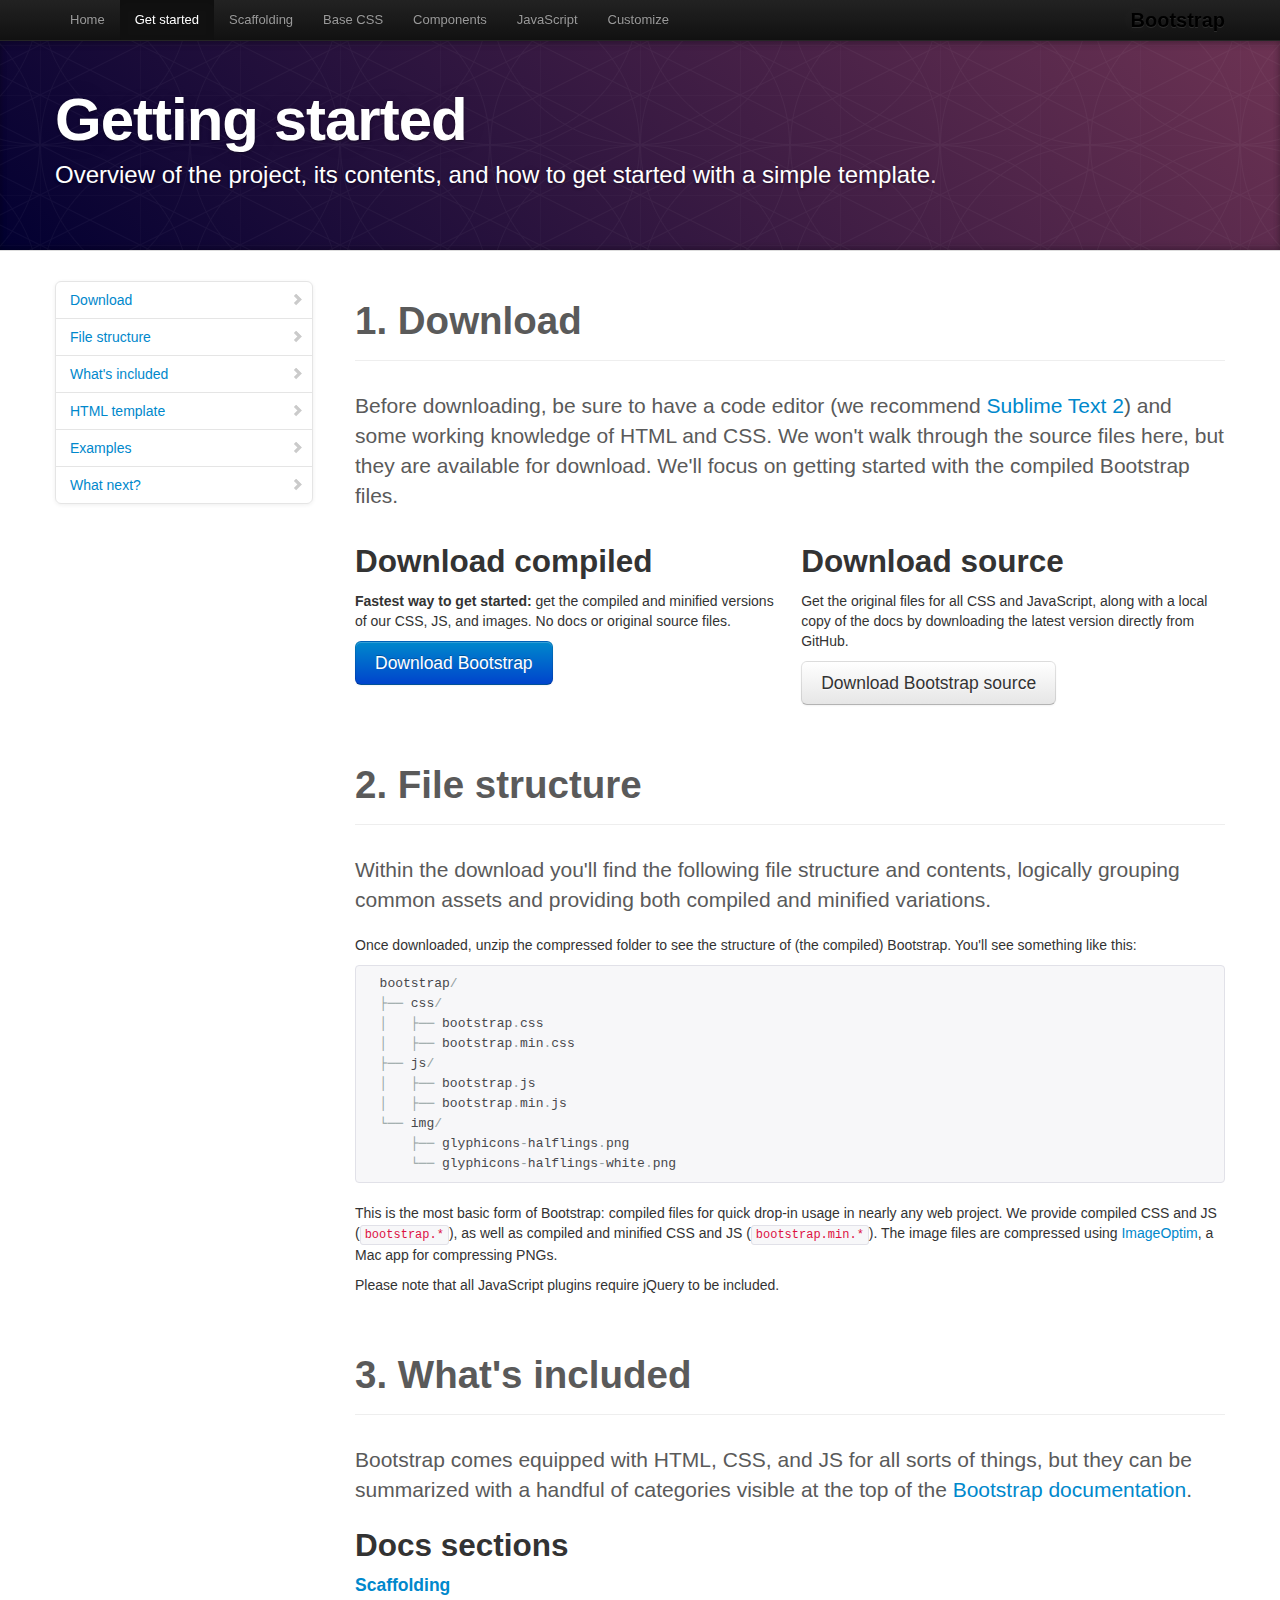
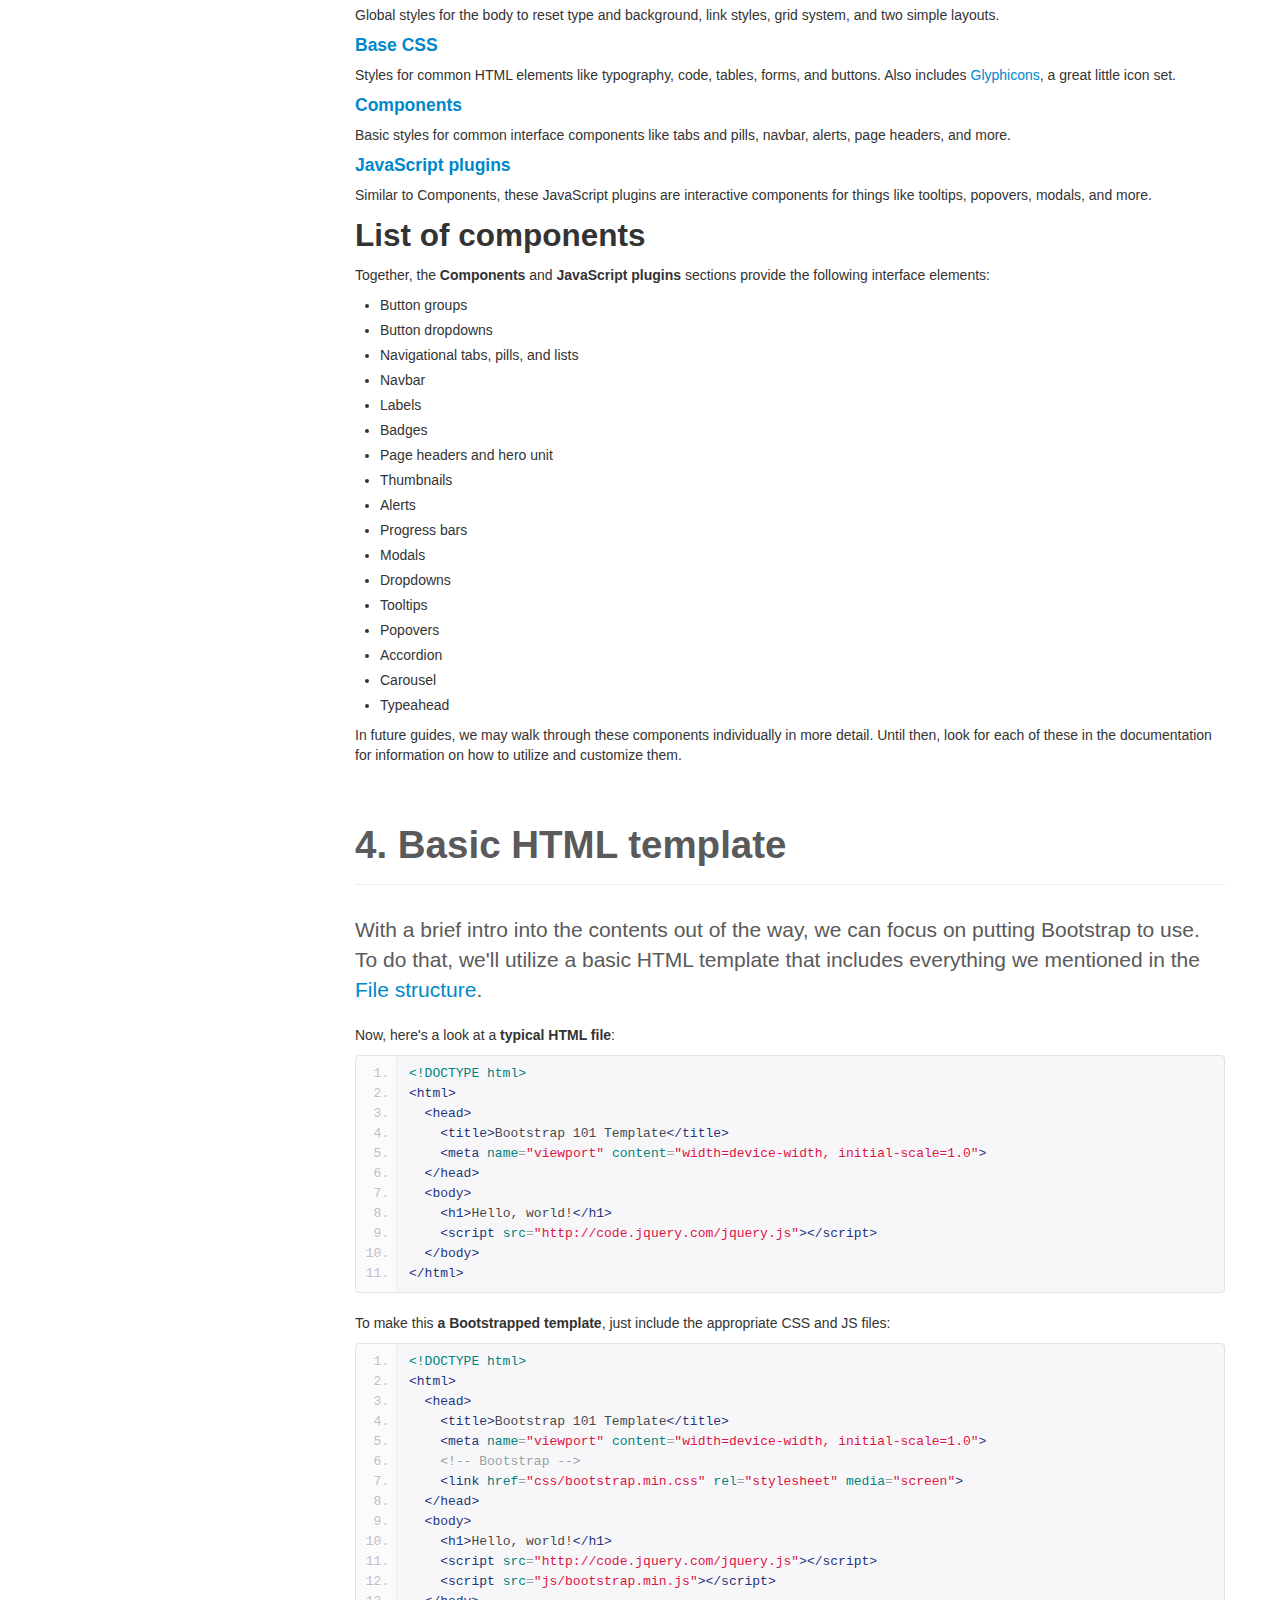
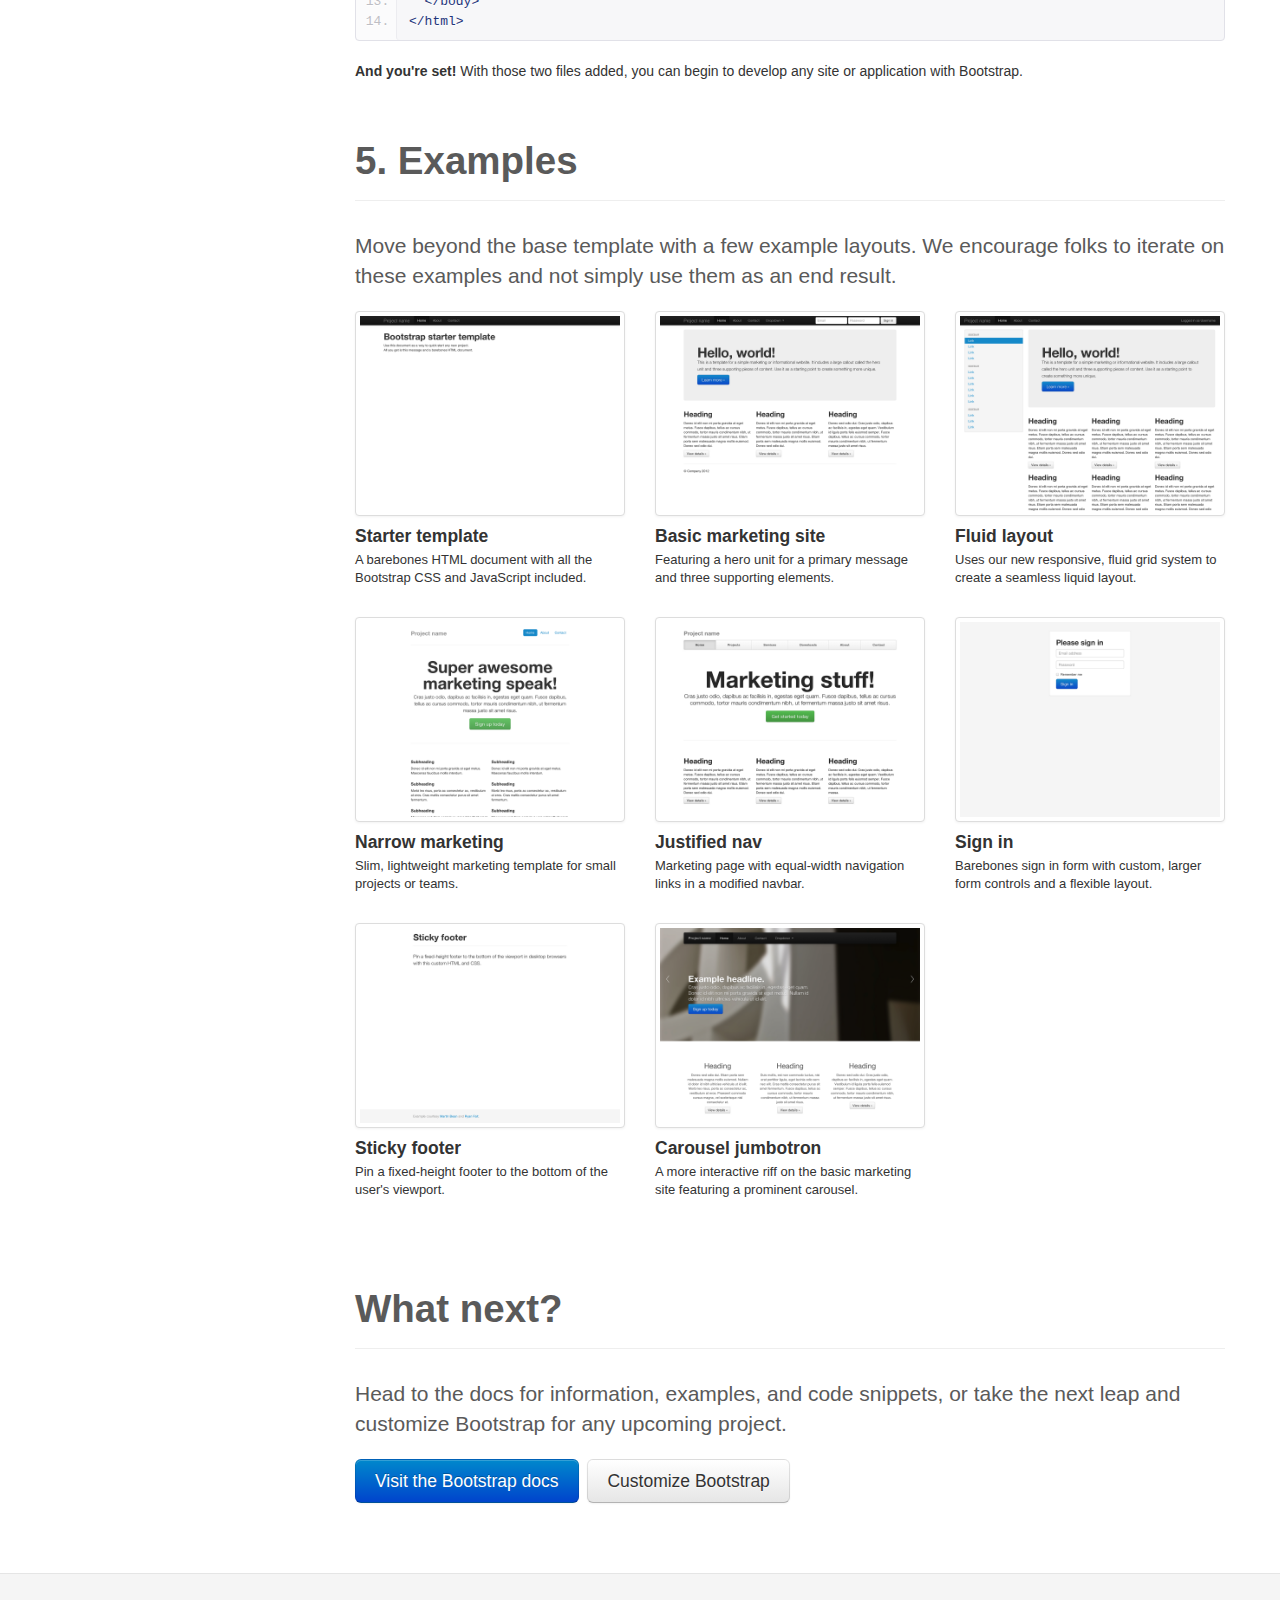
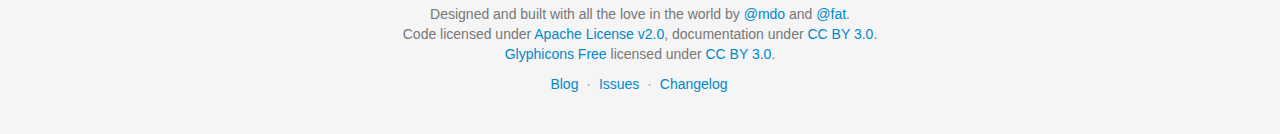
<file: www/docs/getting-started.html>
<!DOCTYPE html>
<html lang="en">
  <head>
    <meta charset="utf-8">
    <title>Getting · Bootstrap</title>
    <meta name="viewport" content="width=device-width, initial-scale=1.0">
    <meta name="description" content="">
    <meta name="author" content="">

    <!-- Le styles -->
    <link href="assets/css/bootstrap.css" rel="stylesheet">
    <link href="assets/css/bootstrap-responsive.css" rel="stylesheet">
    <link href="assets/css/docs.css" rel="stylesheet">
    <link href="assets/js/google-code-prettify/prettify.css" rel="stylesheet">

    <!-- Le HTML5 shim, for IE6-8 support of HTML5 elements -->
    <!--[if lt IE 9]>
      <script src="assets/js/html5shiv.js"></script>
    <![endif]-->

    <!-- Le fav and touch icons -->
    <link rel="apple-touch-icon-precomposed" sizes="144x144" href="assets/ico/apple-touch-icon-144-precomposed.png">
    <link rel="apple-touch-icon-precomposed" sizes="114x114" href="assets/ico/apple-touch-icon-114-precomposed.png">
      <link rel="apple-touch-icon-precomposed" sizes="72x72" href="assets/ico/apple-touch-icon-72-precomposed.png">
                    <link rel="apple-touch-icon-precomposed" href="assets/ico/apple-touch-icon-57-precomposed.png">
                                   <link rel="shortcut icon" href="assets/ico/favicon.png">

  </head>

  <body data-spy="scroll" data-target=".bs-docs-sidebar">

    <!-- Navbar
    ================================================== -->
    <div class="navbar navbar-inverse navbar-fixed-top">
      <div class="navbar-inner">
        <div class="container">
          <button type="button" class="btn btn-navbar" data-toggle="collapse" data-target=".nav-collapse">
            <span class="icon-bar"></span>
            <span class="icon-bar"></span>
            <span class="icon-bar"></span>
          </button>
          <a class="brand" href="./index.html">Bootstrap</a>
          <div class="nav-collapse collapse">
            <ul class="nav">
              <li class="">
                <a href="./index.html">Home</a>
              </li>
              <li class="active">
                <a href="./getting-started.html">Get started</a>
              </li>
              <li class="">
                <a href="./scaffolding.html">Scaffolding</a>
              </li>
              <li class="">
                <a href="./base-css.html">Base CSS</a>
              </li>
              <li class="">
                <a href="./components.html">Components</a>
              </li>
              <li class="">
                <a href="./javascript.html">JavaScript</a>
              </li>
              <li class="">
                <a href="./customize.html">Customize</a>
              </li>
            </ul>
          </div>
        </div>
      </div>
    </div>

<!-- Subhead
================================================== -->
<header class="jumbotron subhead" id="overview">
  <div class="container">
    <h1>Getting started</h1>
    <p class="lead">Overview of the project, its contents, and how to get started with a simple template.</p>
  </div>
</header>


  <div class="container">

    <!-- Docs nav
    ================================================== -->
    <div class="row">
      <div class="span3 bs-docs-sidebar">
        <ul class="nav nav-list bs-docs-sidenav">
          <li><a href="#download-bootstrap"><i class="icon-chevron-right"></i> Download</a></li>
          <li><a href="#file-structure"><i class="icon-chevron-right"></i> File structure</a></li>
          <li><a href="#contents"><i class="icon-chevron-right"></i> What's included</a></li>
          <li><a href="#html-template"><i class="icon-chevron-right"></i> HTML template</a></li>
          <li><a href="#examples"><i class="icon-chevron-right"></i> Examples</a></li>
          <li><a href="#what-next"><i class="icon-chevron-right"></i> What next?</a></li>
        </ul>
      </div>
      <div class="span9">



        <!-- Download
        ================================================== -->
        <section id="download-bootstrap">
          <div class="page-header">
            <h1>1. Download</h1>
          </div>
          <p class="lead">Before downloading, be sure to have a code editor (we recommend <a href="http://sublimetext.com/2">Sublime Text 2</a>) and some working knowledge of HTML and CSS. We won't walk through the source files here, but they are available for download. We'll focus on getting started with the compiled Bootstrap files.</p>

          <div class="row-fluid">
            <div class="span6">
              <h2>Download compiled</h2>
              <p><strong>Fastest way to get started:</strong> get the compiled and minified versions of our CSS, JS, and images. No docs or original source files.</p>
              <p><a class="btn btn-large btn-primary" href="assets/bootstrap.zip" >Download Bootstrap</a></p>
            </div>
            <div class="span6">
              <h2>Download source</h2>
              <p>Get the original files for all CSS and JavaScript, along with a local copy of the docs by downloading the latest version directly from GitHub.</p>
              <p><a class="btn btn-large" href="https://github.com/twitter/bootstrap/zipball/master" >Download Bootstrap source</a></p>
            </div>
          </div>
        </section>



        <!-- File structure
        ================================================== -->
        <section id="file-structure">
          <div class="page-header">
            <h1>2. File structure</h1>
          </div>
          <p class="lead">Within the download you'll find the following file structure and contents, logically grouping common assets and providing both compiled and minified variations.</p>
          <p>Once downloaded, unzip the compressed folder to see the structure of (the compiled) Bootstrap. You'll see something like this:</p>
<pre class="prettyprint">
  bootstrap/
  ├── css/
  │   ├── bootstrap.css
  │   ├── bootstrap.min.css
  ├── js/
  │   ├── bootstrap.js
  │   ├── bootstrap.min.js
  └── img/
      ├── glyphicons-halflings.png
      └── glyphicons-halflings-white.png
</pre>
          <p>This is the most basic form of Bootstrap: compiled files for quick drop-in usage in nearly any web project. We provide compiled CSS and JS (<code>bootstrap.*</code>), as well as compiled and minified CSS and JS (<code>bootstrap.min.*</code>). The image files are compressed using <a href="http://imageoptim.com/">ImageOptim</a>, a Mac app for compressing PNGs.</p>
          <p>Please note that all JavaScript plugins require jQuery to be included.</p>
        </section>



        <!-- Contents
        ================================================== -->
        <section id="contents">
          <div class="page-header">
            <h1>3. What's included</h1>
          </div>
          <p class="lead">Bootstrap comes equipped with HTML, CSS, and JS for all sorts of things, but they can be summarized with a handful of categories visible at the top of the <a href="http://getbootstrap.com">Bootstrap documentation</a>.</p>

          <h2>Docs sections</h2>
          <h4><a href="http://twitter.github.com/bootstrap/scaffolding.html">Scaffolding</a></h4>
          <p>Global styles for the body to reset type and background, link styles, grid system, and two simple layouts.</p>
          <h4><a href="http://twitter.github.com/bootstrap/base-css.html">Base CSS</a></h4>
          <p>Styles for common HTML elements like typography, code, tables, forms, and buttons. Also includes <a href="http://glyphicons.com">Glyphicons</a>, a great little icon set.</p>
          <h4><a href="http://twitter.github.com/bootstrap/components.html">Components</a></h4>
          <p>Basic styles for common interface components like tabs and pills, navbar, alerts, page headers, and more.</p>
          <h4><a href="http://twitter.github.com/bootstrap/javascript.html">JavaScript plugins</a></h4>
          <p>Similar to Components, these JavaScript plugins are interactive components for things like tooltips, popovers, modals, and more.</p>

          <h2>List of components</h2>
          <p>Together, the <strong>Components</strong> and <strong>JavaScript plugins</strong> sections provide the following interface elements:</p>
          <ul>
            <li>Button groups</li>
            <li>Button dropdowns</li>
            <li>Navigational tabs, pills, and lists</li>
            <li>Navbar</li>
            <li>Labels</li>
            <li>Badges</li>
            <li>Page headers and hero unit</li>
            <li>Thumbnails</li>
            <li>Alerts</li>
            <li>Progress bars</li>
            <li>Modals</li>
            <li>Dropdowns</li>
            <li>Tooltips</li>
            <li>Popovers</li>
            <li>Accordion</li>
            <li>Carousel</li>
            <li>Typeahead</li>
          </ul>
          <p>In future guides, we may walk through these components individually in more detail. Until then, look for each of these in the documentation for information on how to utilize and customize them.</p>
        </section>



        <!-- HTML template
        ================================================== -->
        <section id="html-template">
          <div class="page-header">
            <h1>4. Basic HTML template</h1>
          </div>
          <p class="lead">With a brief intro into the contents out of the way, we can focus on putting Bootstrap to use. To do that, we'll utilize a basic HTML template that includes everything we mentioned in the <a href="./getting-started.html#file-structure">File structure</a>.</p>
          <p>Now, here's a look at a <strong>typical HTML file</strong>:</p>
<pre class="prettyprint linenums">
&lt;!DOCTYPE html&gt;
&lt;html&gt;
  &lt;head&gt;
    &lt;title&gt;Bootstrap 101 Template&lt;/title&gt;
    &lt;meta name="viewport" content="width=device-width, initial-scale=1.0"&gt;
  &lt;/head&gt;
  &lt;body&gt;
    &lt;h1&gt;Hello, world!&lt;/h1&gt;
    &lt;script src="http://code.jquery.com/jquery.js"&gt;&lt;/script&gt;
  &lt;/body&gt;
&lt;/html&gt;
</pre>
          <p>To make this <strong>a Bootstrapped template</strong>, just include the appropriate CSS and JS files:</p>
<pre class="prettyprint linenums">
&lt;!DOCTYPE html&gt;
&lt;html&gt;
  &lt;head&gt;
    &lt;title&gt;Bootstrap 101 Template&lt;/title&gt;
    &lt;meta name="viewport" content="width=device-width, initial-scale=1.0"&gt;
    &lt;!-- Bootstrap --&gt;
    &lt;link href="css/bootstrap.min.css" rel="stylesheet" media="screen"&gt;
  &lt;/head&gt;
  &lt;body&gt;
    &lt;h1&gt;Hello, world!&lt;/h1&gt;
    &lt;script src="http://code.jquery.com/jquery.js"&gt;&lt;/script&gt;
    &lt;script src="js/bootstrap.min.js"&gt;&lt;/script&gt;
  &lt;/body&gt;
&lt;/html&gt;
</pre>
          <p><strong>And you're set!</strong> With those two files added, you can begin to develop any site or application with Bootstrap.</p>
        </section>



        <!-- Examples
        ================================================== -->
        <section id="examples">
          <div class="page-header">
            <h1>5. Examples</h1>
          </div>
          <p class="lead">Move beyond the base template with a few example layouts. We encourage folks to iterate on these examples and not simply use them as an end result.</p>
          <ul class="thumbnails bootstrap-examples">
            <li class="span3">
              <a class="thumbnail" href="examples/starter-template.html">
                <img src="assets/img/examples/bootstrap-example-starter.png" alt="">
              </a>
              <h4>Starter template</h4>
              <p>A barebones HTML document with all the Bootstrap CSS and JavaScript included.</p>
            </li>
            <li class="span3">
              <a class="thumbnail" href="examples/hero.html">
                <img src="assets/img/examples/bootstrap-example-marketing.png" alt="">
              </a>
              <h4>Basic marketing site</h4>
              <p>Featuring a hero unit for a primary message and three supporting elements.</p>
            </li>
            <li class="span3">
              <a class="thumbnail" href="examples/fluid.html">
                <img src="assets/img/examples/bootstrap-example-fluid.png" alt="">
              </a>
              <h4>Fluid layout</h4>
              <p>Uses our new responsive, fluid grid system to create a seamless liquid layout.</p>
            </li>

            <li class="span3">
              <a class="thumbnail" href="examples/marketing-narrow.html">
                <img src="assets/img/examples/bootstrap-example-marketing-narrow.png" alt="">
              </a>
              <h4>Narrow marketing</h4>
              <p>Slim, lightweight marketing template for small projects or teams.</p>
            </li>
            <li class="span3">
              <a class="thumbnail" href="examples/justified-nav.html">
                <img src="assets/img/examples/bootstrap-example-justified-nav.png" alt="">
              </a>
              <h4>Justified nav</h4>
              <p>Marketing page with equal-width navigation links in a modified navbar.</p>
            </li>
            <li class="span3">
              <a class="thumbnail" href="examples/signin.html">
                <img src="assets/img/examples/bootstrap-example-signin.png" alt="">
              </a>
              <h4>Sign in</h4>
              <p>Barebones sign in form with custom, larger form controls and a flexible layout.</p>
            </li>

            <li class="span3">
              <a class="thumbnail" href="examples/sticky-footer.html">
                <img src="assets/img/examples/bootstrap-example-sticky-footer.png" alt="">
              </a>
              <h4>Sticky footer</h4>
              <p>Pin a fixed-height footer to the bottom of the user's viewport.</p>
            </li>
            <li class="span3">
              <a class="thumbnail" href="examples/carousel.html">
                <img src="assets/img/examples/bootstrap-example-carousel.png" alt="">
              </a>
              <h4>Carousel jumbotron</h4>
              <p>A more interactive riff on the basic marketing site featuring a prominent carousel.</p>
            </li>
          </ul>
        </section>




        <!-- Next
        ================================================== -->
        <section id="what-next">
          <div class="page-header">
            <h1>What next?</h1>
          </div>
          <p class="lead">Head to the docs for information, examples, and code snippets, or take the next leap and customize Bootstrap for any upcoming project.</p>
          <a class="btn btn-large btn-primary" href="./scaffolding.html" >Visit the Bootstrap docs</a>
          <a class="btn btn-large" href="./customize.html" style="margin-left: 5px;" >Customize Bootstrap</a>
        </section>




      </div>
    </div>

  </div>



    <!-- Footer
    ================================================== -->
    <footer class="footer">
      <div class="container">
        <p>Designed and built with all the love in the world by <a href="http://twitter.com/mdo" target="_blank">@mdo</a> and <a href="http://twitter.com/fat" target="_blank">@fat</a>.</p>
        <p>Code licensed under <a href="http://www.apache.org/licenses/LICENSE-2.0" target="_blank">Apache License v2.0</a>, documentation under <a href="http://creativecommons.org/licenses/by/3.0/">CC BY 3.0</a>.</p>
        <p><a href="http://glyphicons.com">Glyphicons Free</a> licensed under <a href="http://creativecommons.org/licenses/by/3.0/">CC BY 3.0</a>.</p>
        <ul class="footer-links">
          <li><a href="http://blog.getbootstrap.com">Blog</a></li>
          <li class="muted">&middot;</li>
          <li><a href="https://github.com/twitter/bootstrap/issues?state=open">Issues</a></li>
          <li class="muted">&middot;</li>
          <li><a href="https://github.com/twitter/bootstrap/blob/master/CHANGELOG.md">Changelog</a></li>
        </ul>
      </div>
    </footer>



    <!-- Le javascript
    ================================================== -->
    <!-- Placed at the end of the document so the pages load faster -->
    <script type="text/javascript" src="http://platform.twitter.com/widgets.js"></script>
    <script src="assets/js/jquery.js"></script>
    <script src="assets/js/bootstrap-transition.js"></script>
    <script src="assets/js/bootstrap-alert.js"></script>
    <script src="assets/js/bootstrap-modal.js"></script>
    <script src="assets/js/bootstrap-dropdown.js"></script>
    <script src="assets/js/bootstrap-scrollspy.js"></script>
    <script src="assets/js/bootstrap-tab.js"></script>
    <script src="assets/js/bootstrap-tooltip.js"></script>
    <script src="assets/js/bootstrap-popover.js"></script>
    <script src="assets/js/bootstrap-button.js"></script>
    <script src="assets/js/bootstrap-collapse.js"></script>
    <script src="assets/js/bootstrap-carousel.js"></script>
    <script src="assets/js/bootstrap-typeahead.js"></script>
    <script src="assets/js/bootstrap-affix.js"></script>

    <script src="assets/js/holder/holder.js"></script>
    <script src="assets/js/google-code-prettify/prettify.js"></script>

    <script src="assets/js/application.js"></script>



  </body>
</html>
</file>
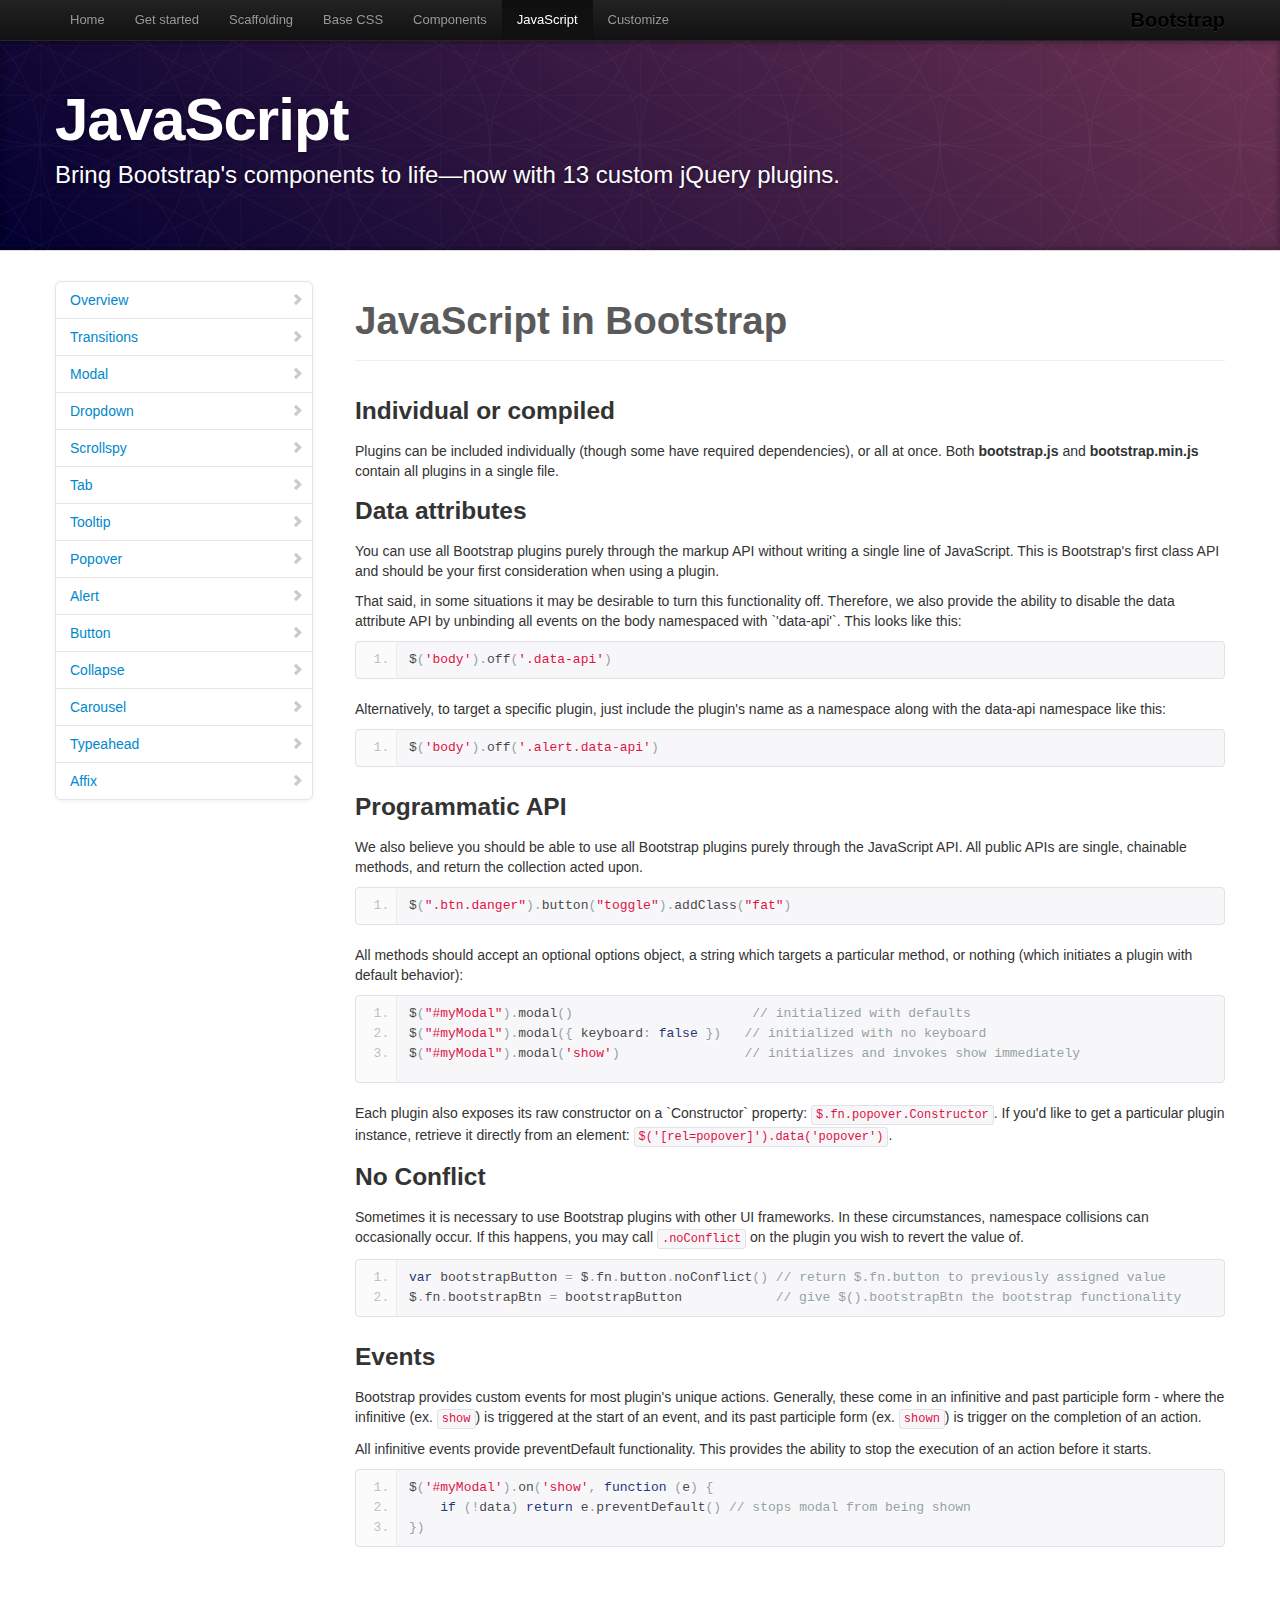
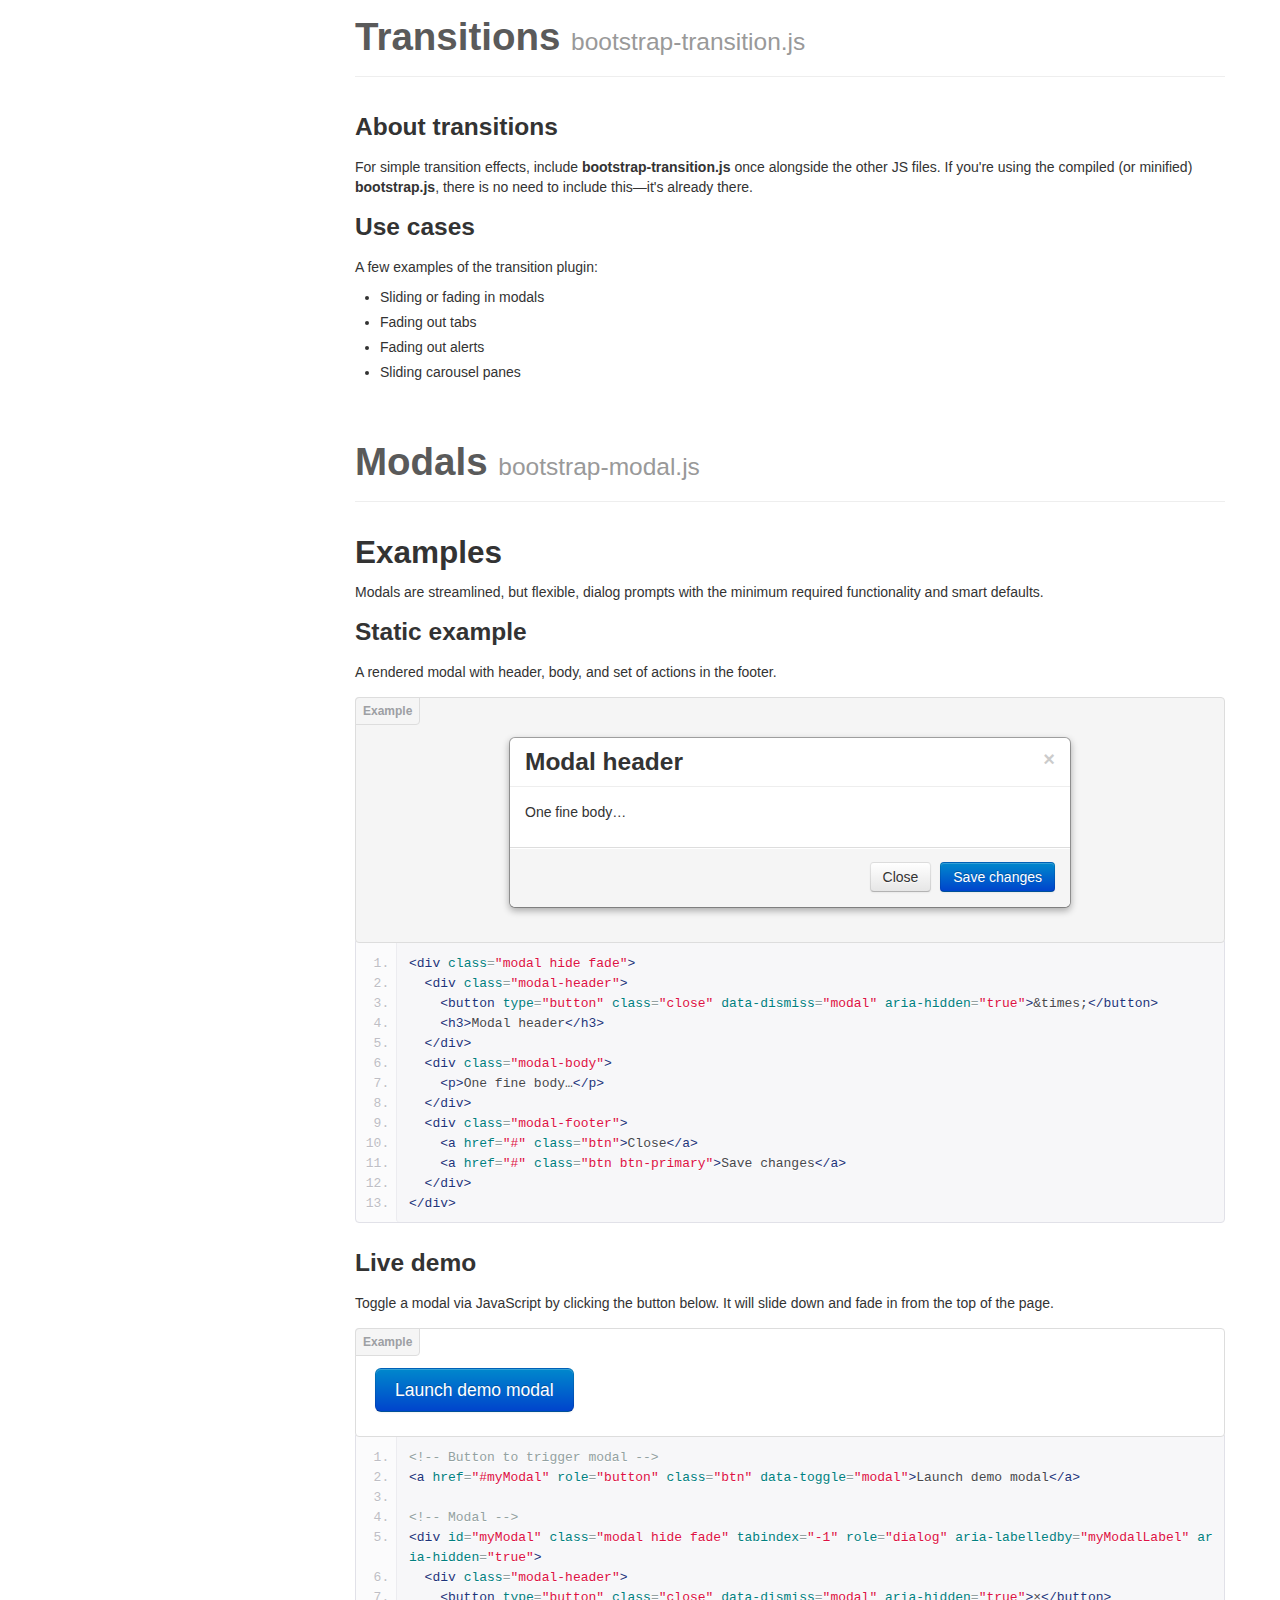
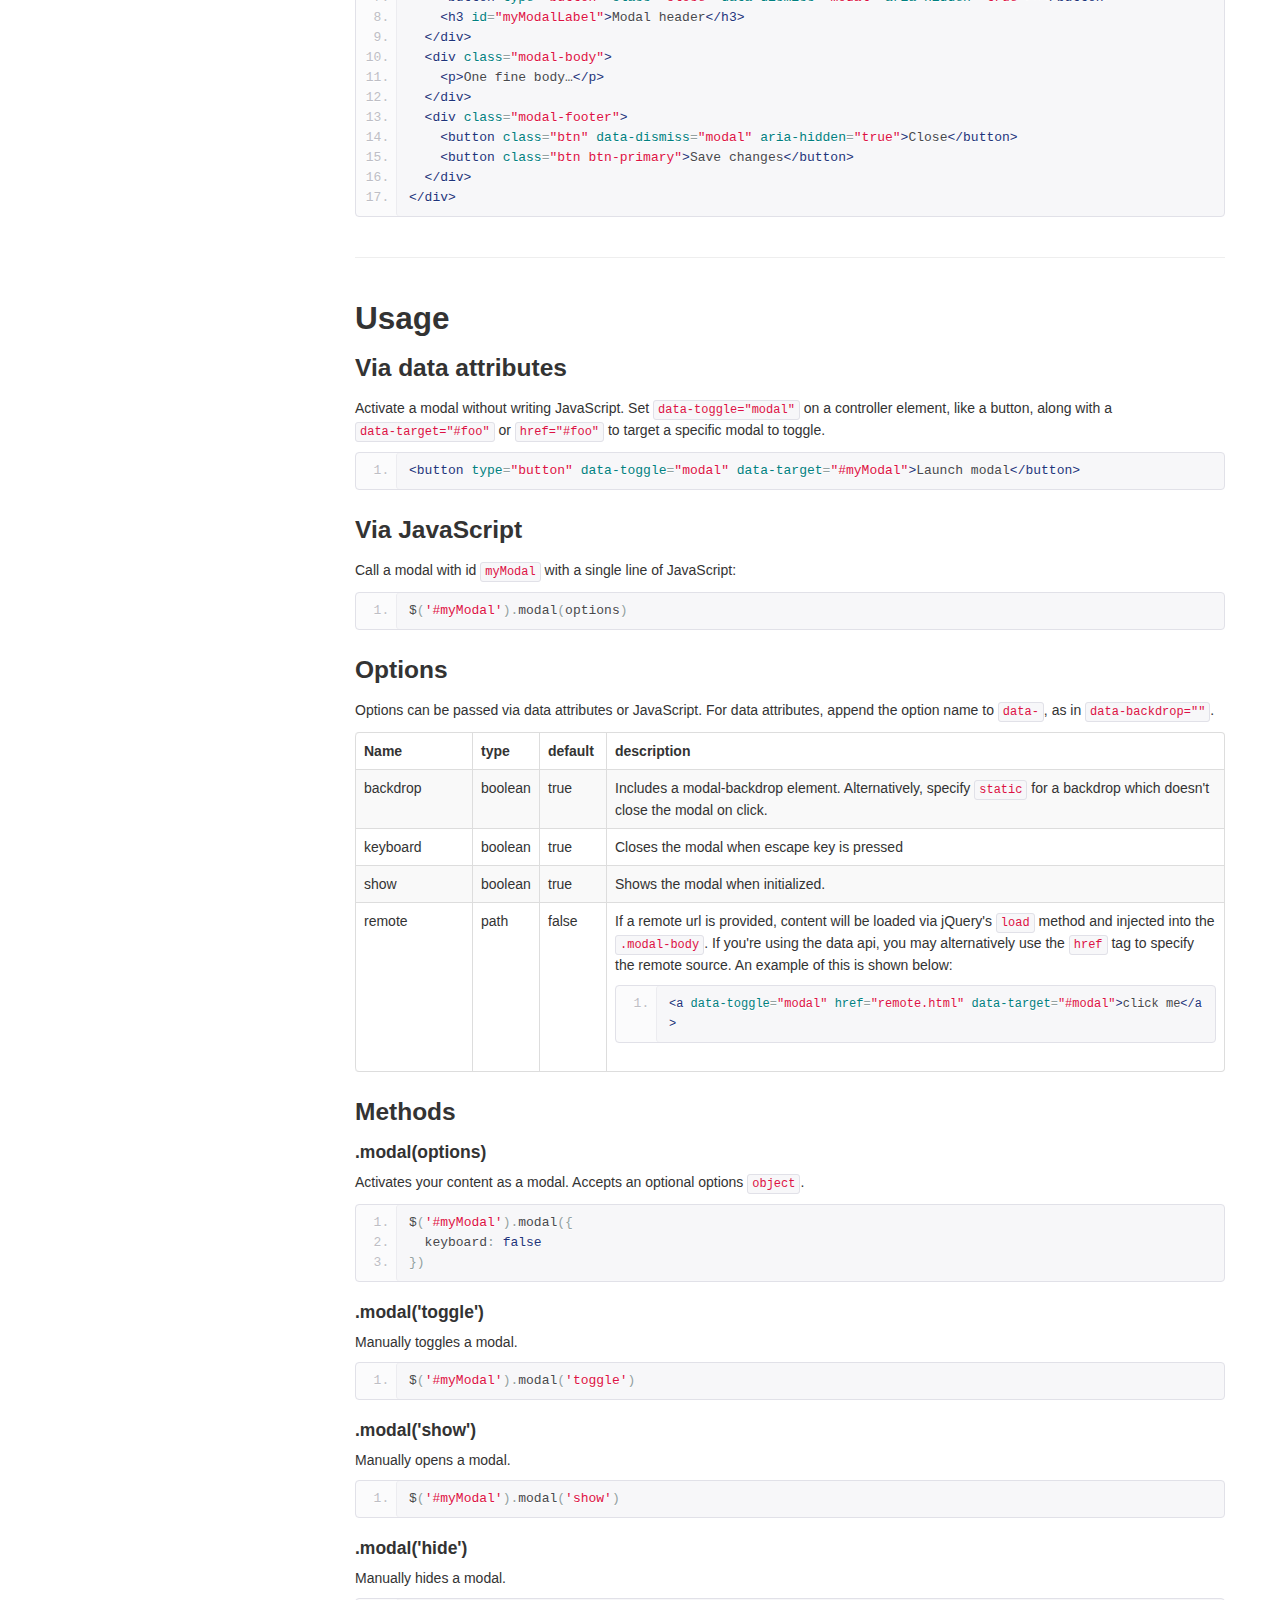
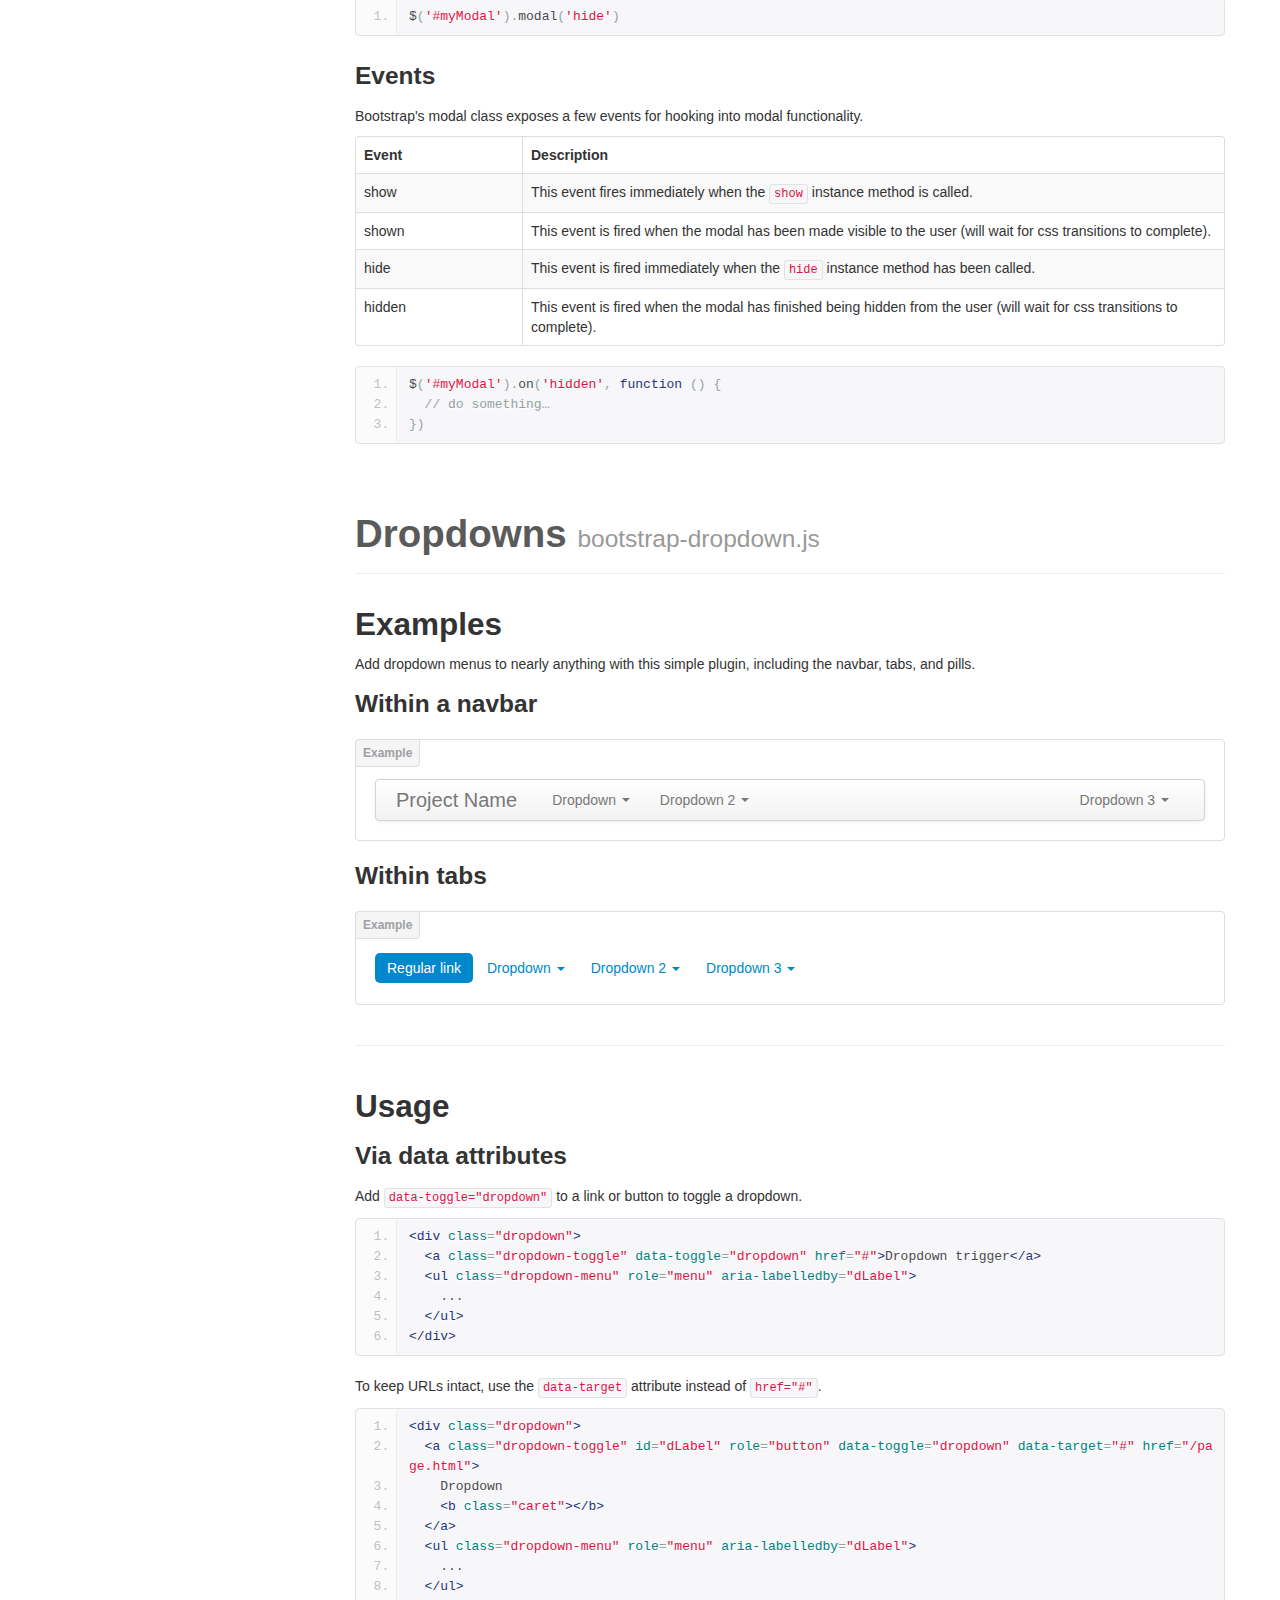
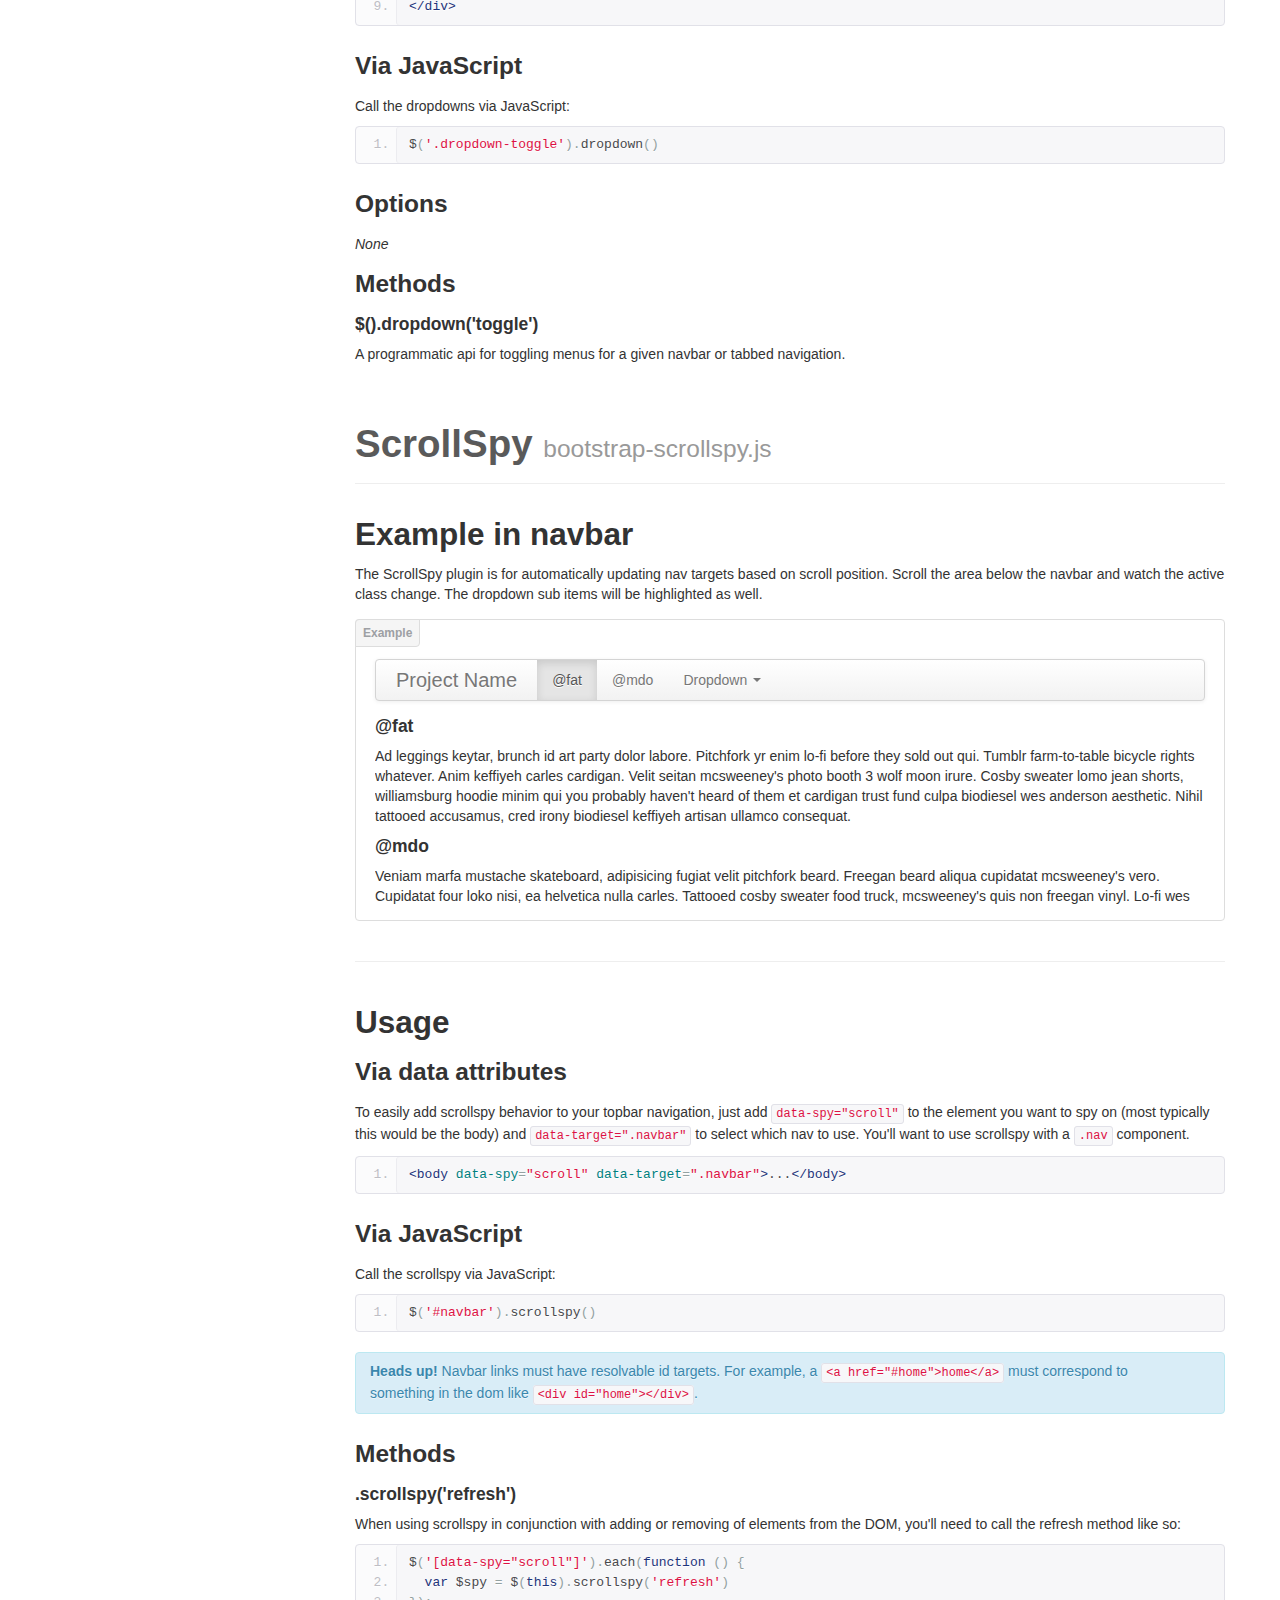
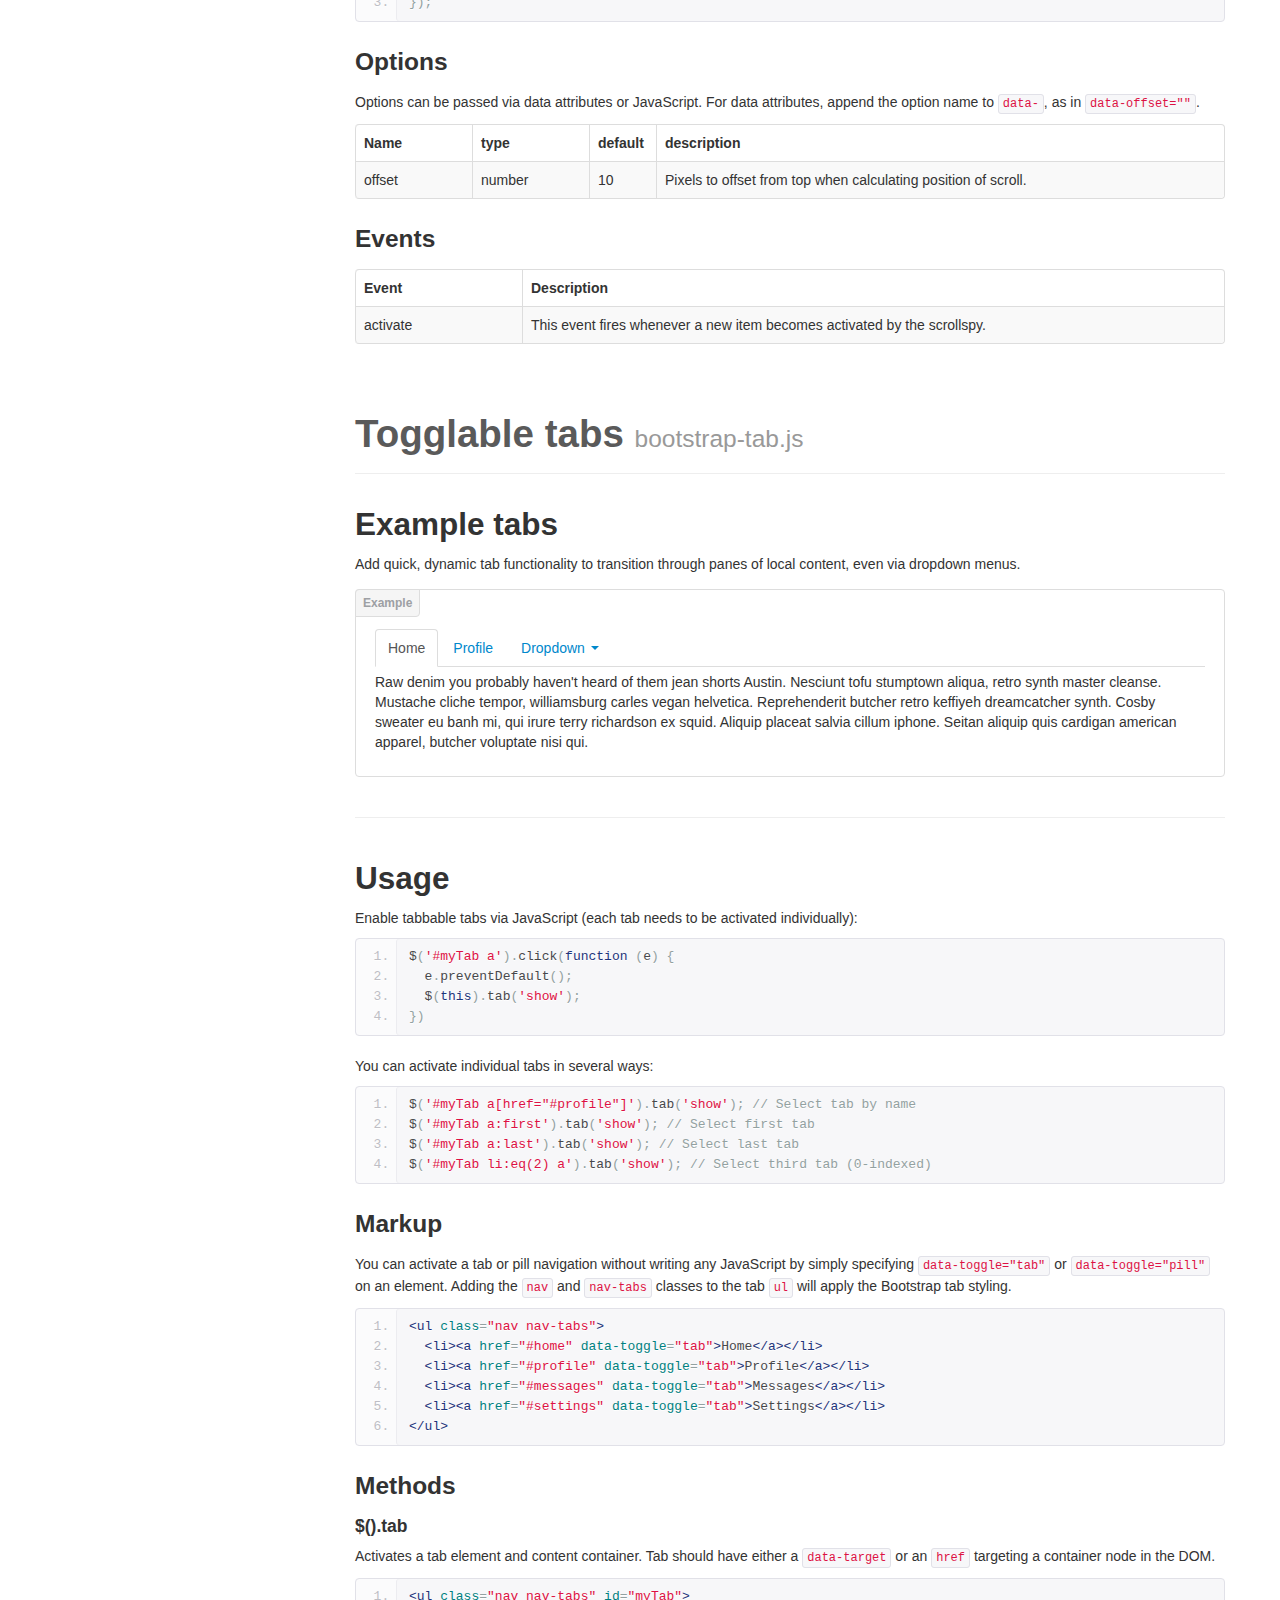
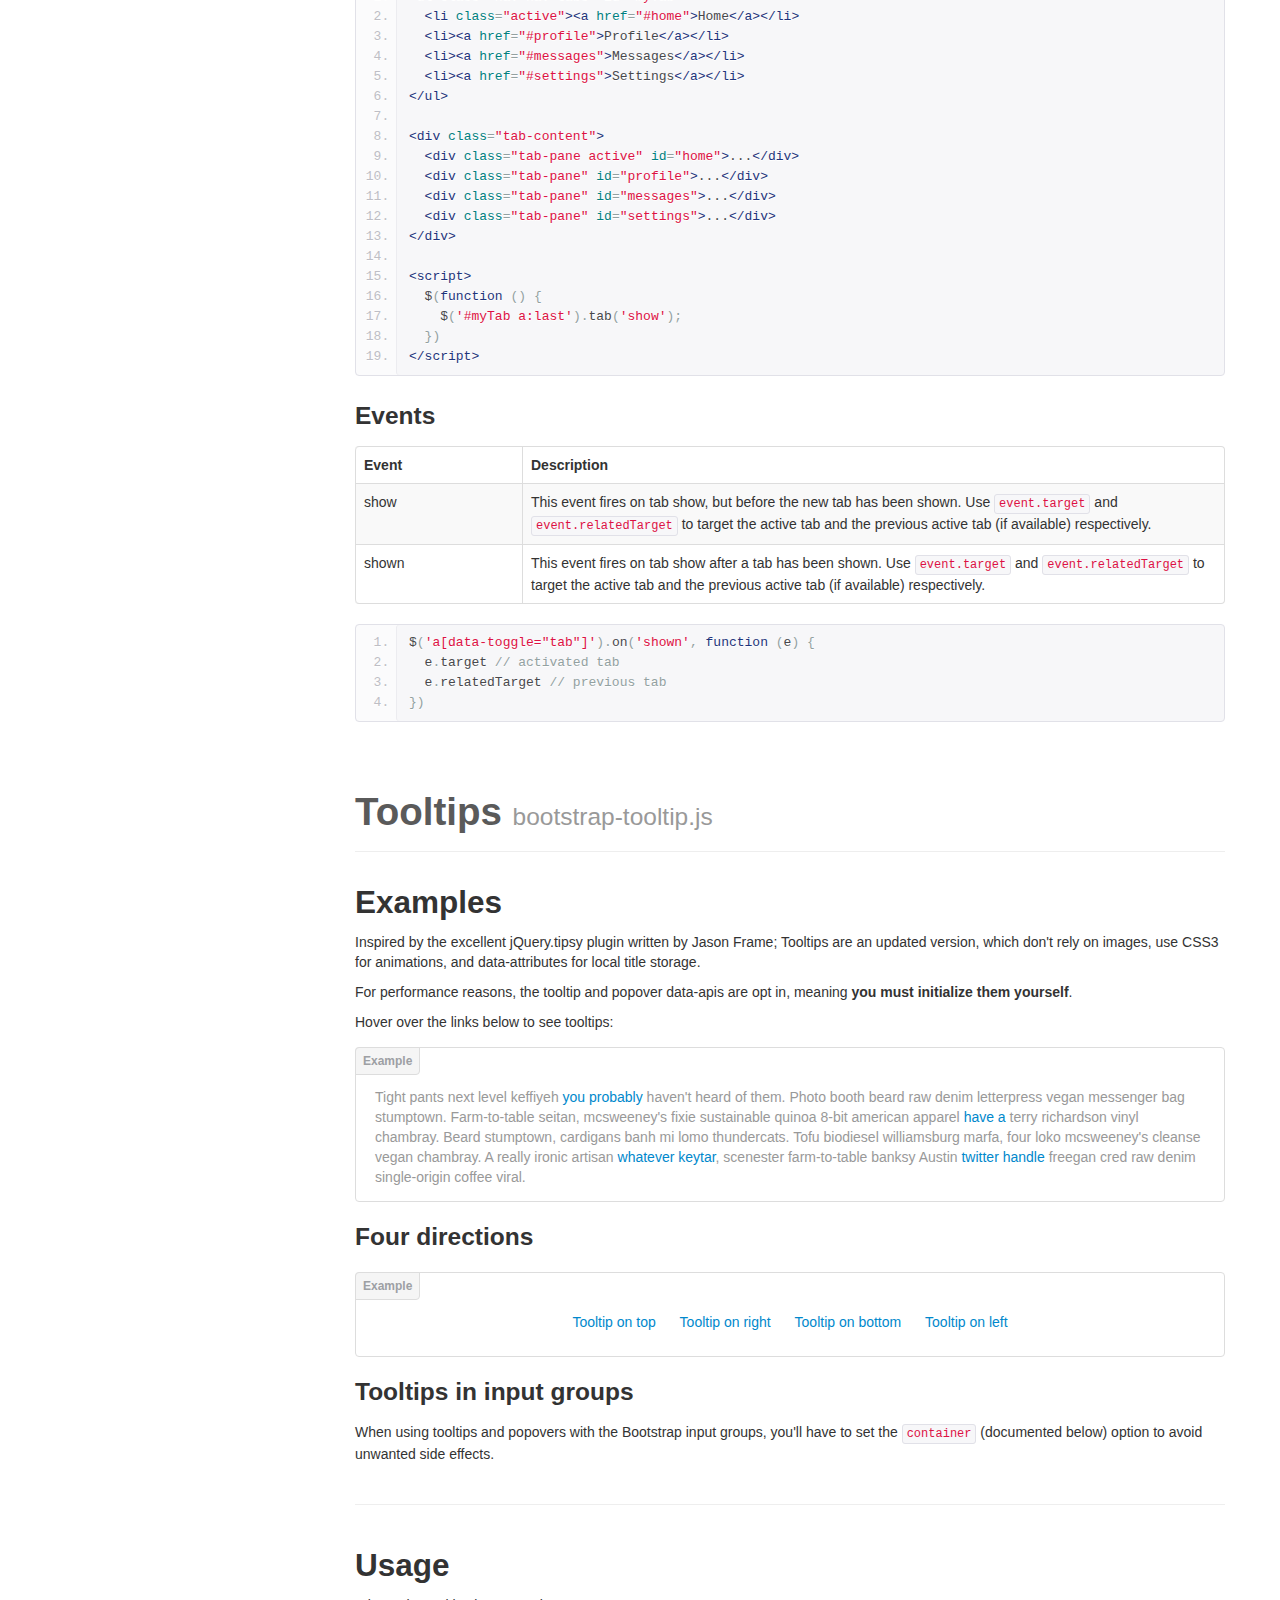
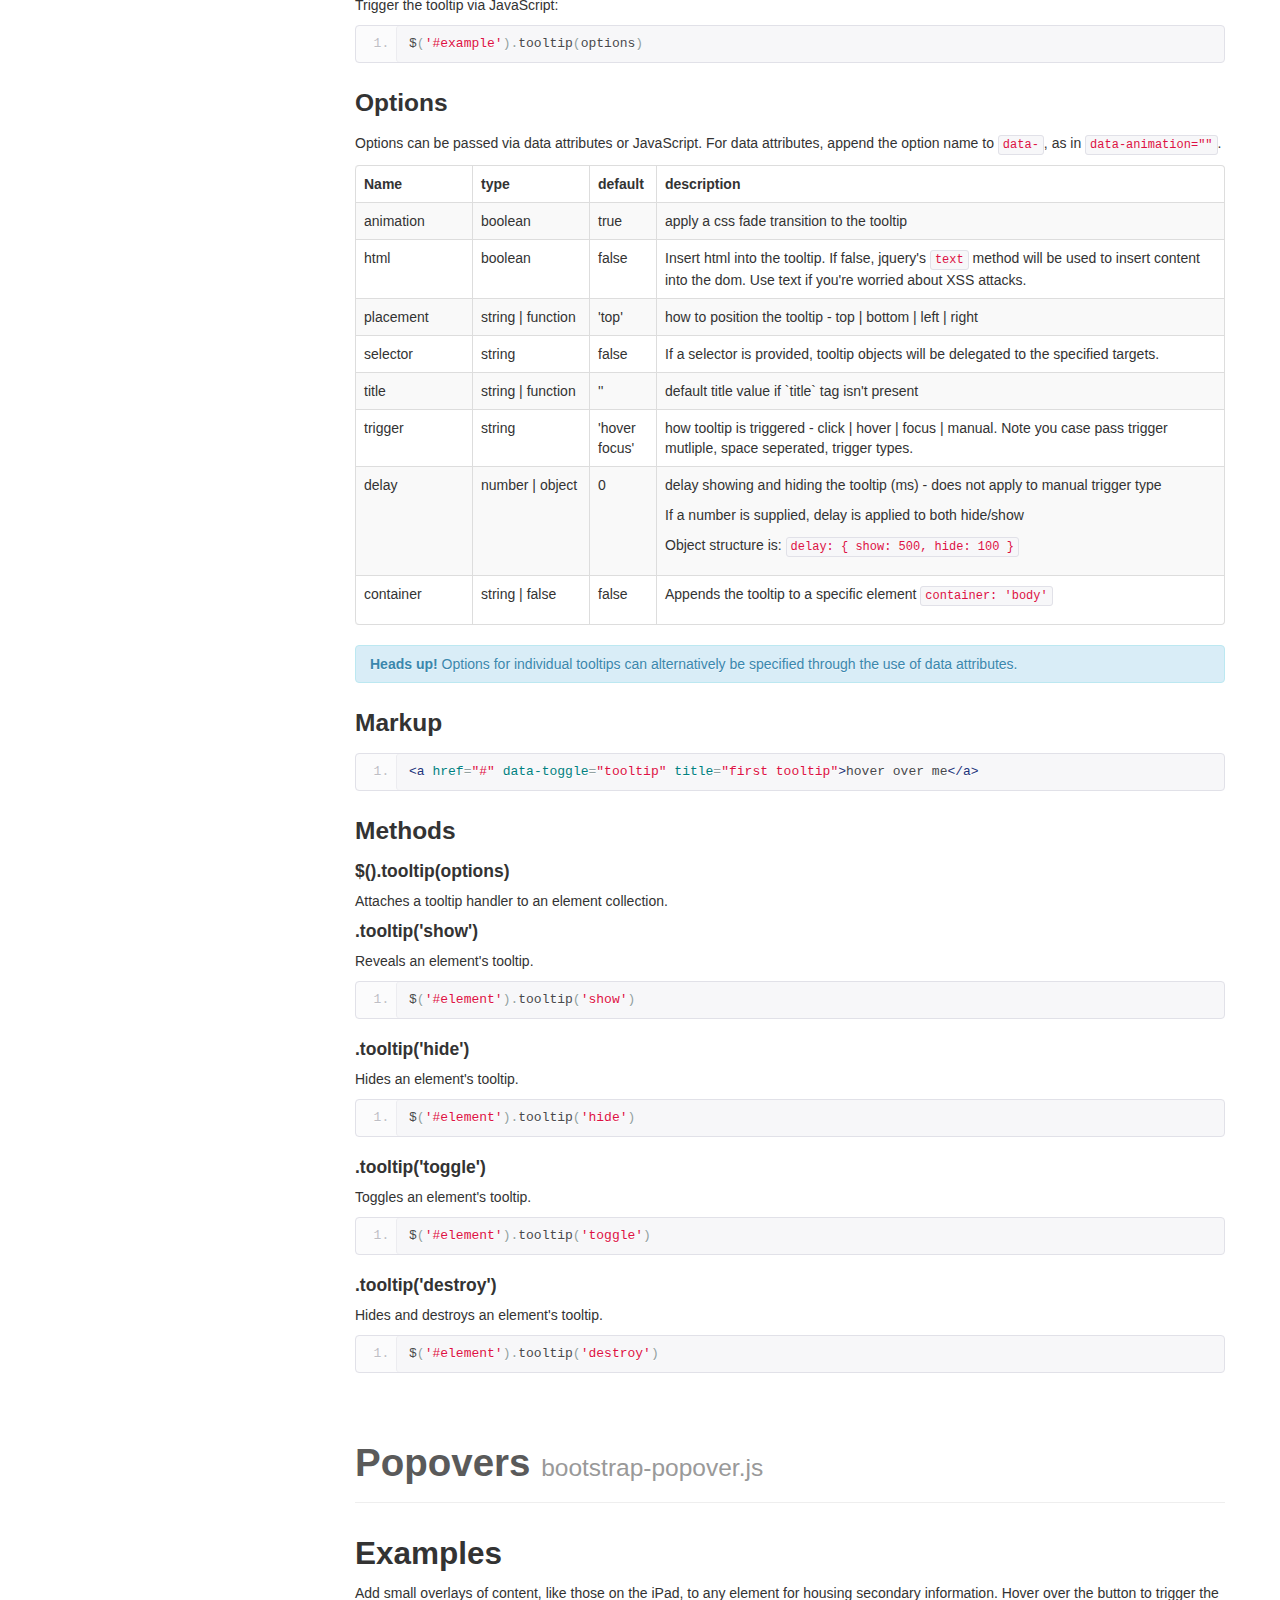
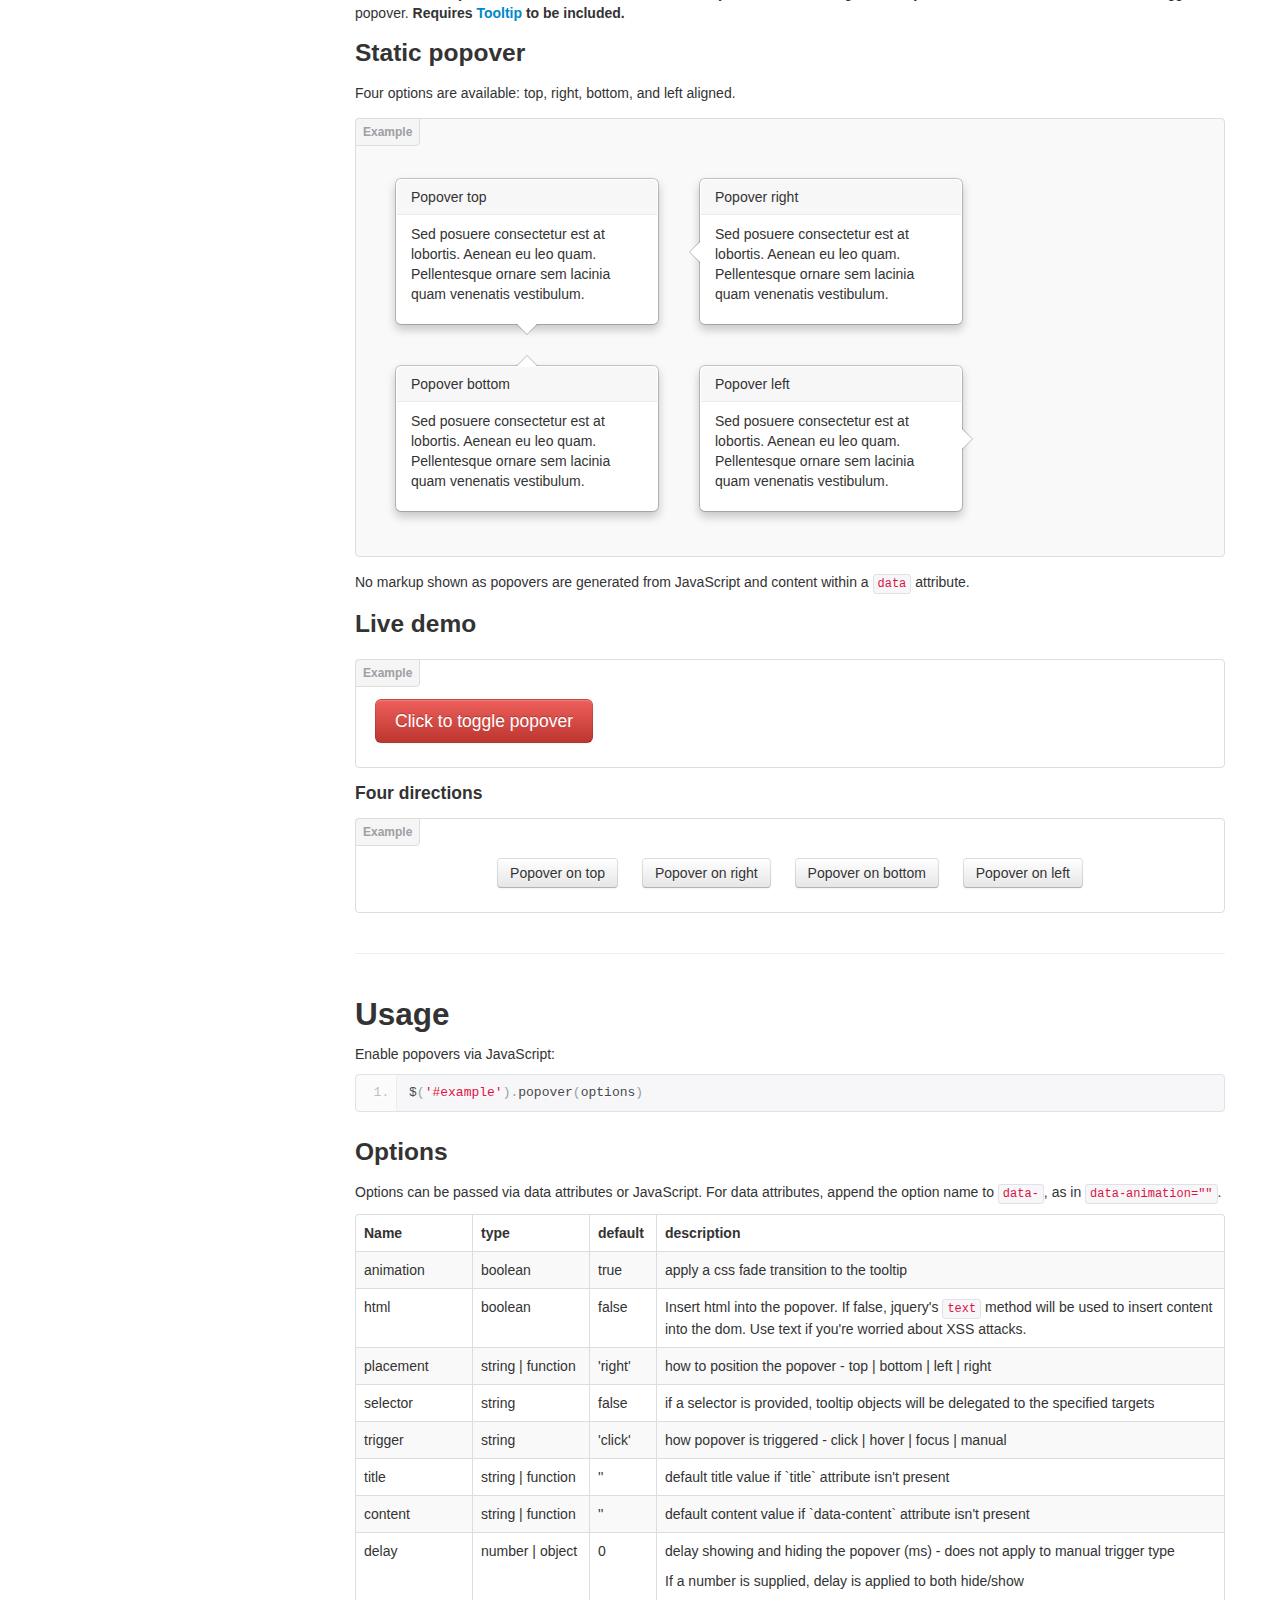
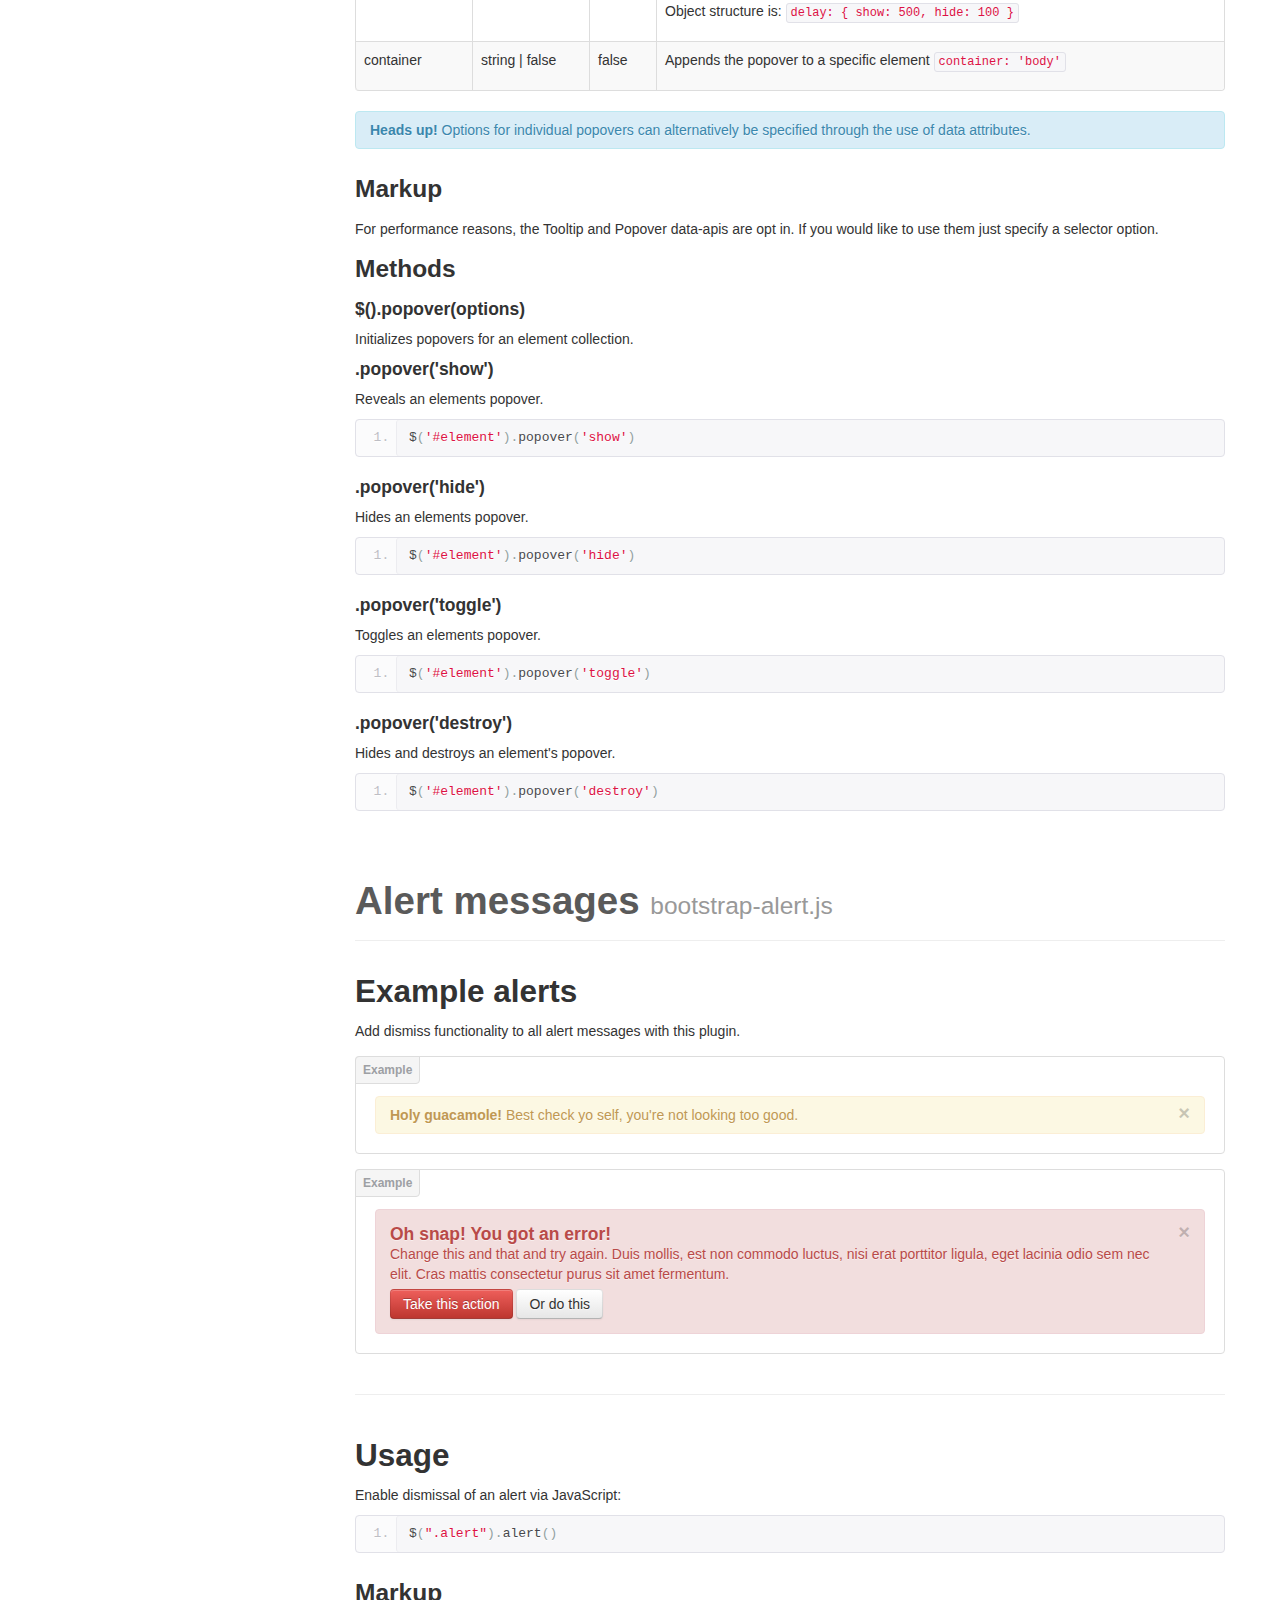
<file: www/docs/javascript.html>
<!DOCTYPE html>
<html lang="en">
  <head>
    <meta charset="utf-8">
    <title>Javascript · Bootstrap</title>
    <meta name="viewport" content="width=device-width, initial-scale=1.0">
    <meta name="description" content="">
    <meta name="author" content="">

    <!-- Le styles -->
    <link href="assets/css/bootstrap.css" rel="stylesheet">
    <link href="assets/css/bootstrap-responsive.css" rel="stylesheet">
    <link href="assets/css/docs.css" rel="stylesheet">
    <link href="assets/js/google-code-prettify/prettify.css" rel="stylesheet">

    <!-- Le HTML5 shim, for IE6-8 support of HTML5 elements -->
    <!--[if lt IE 9]>
      <script src="assets/js/html5shiv.js"></script>
    <![endif]-->

    <!-- Le fav and touch icons -->
    <link rel="apple-touch-icon-precomposed" sizes="144x144" href="assets/ico/apple-touch-icon-144-precomposed.png">
    <link rel="apple-touch-icon-precomposed" sizes="114x114" href="assets/ico/apple-touch-icon-114-precomposed.png">
      <link rel="apple-touch-icon-precomposed" sizes="72x72" href="assets/ico/apple-touch-icon-72-precomposed.png">
                    <link rel="apple-touch-icon-precomposed" href="assets/ico/apple-touch-icon-57-precomposed.png">
                                   <link rel="shortcut icon" href="assets/ico/favicon.png">

  </head>

  <body data-spy="scroll" data-target=".bs-docs-sidebar">

    <!-- Navbar
    ================================================== -->
    <div class="navbar navbar-inverse navbar-fixed-top">
      <div class="navbar-inner">
        <div class="container">
          <button type="button" class="btn btn-navbar" data-toggle="collapse" data-target=".nav-collapse">
            <span class="icon-bar"></span>
            <span class="icon-bar"></span>
            <span class="icon-bar"></span>
          </button>
          <a class="brand" href="./index.html">Bootstrap</a>
          <div class="nav-collapse collapse">
            <ul class="nav">
              <li class="">
                <a href="./index.html">Home</a>
              </li>
              <li class="">
                <a href="./getting-started.html">Get started</a>
              </li>
              <li class="">
                <a href="./scaffolding.html">Scaffolding</a>
              </li>
              <li class="">
                <a href="./base-css.html">Base CSS</a>
              </li>
              <li class="">
                <a href="./components.html">Components</a>
              </li>
              <li class="active">
                <a href="./javascript.html">JavaScript</a>
              </li>
              <li class="">
                <a href="./customize.html">Customize</a>
              </li>
            </ul>
          </div>
        </div>
      </div>
    </div>

<!-- Subhead
================================================== -->
<header class="jumbotron subhead">
  <div class="container">
    <h1>JavaScript</h1>
    <p class="lead">Bring Bootstrap's components to life&mdash;now with 13 custom jQuery plugins.
  </div>
</header>

  <div class="container">

    <!-- Docs nav
    ================================================== -->
    <div class="row">
      <div class="span3 bs-docs-sidebar">
        <ul class="nav nav-list bs-docs-sidenav">
          <li><a href="#overview"><i class="icon-chevron-right"></i> Overview</a></li>
          <li><a href="#transitions"><i class="icon-chevron-right"></i> Transitions</a></li>
          <li><a href="#modals"><i class="icon-chevron-right"></i> Modal</a></li>
          <li><a href="#dropdowns"><i class="icon-chevron-right"></i> Dropdown</a></li>
          <li><a href="#scrollspy"><i class="icon-chevron-right"></i> Scrollspy</a></li>
          <li><a href="#tabs"><i class="icon-chevron-right"></i> Tab</a></li>
          <li><a href="#tooltips"><i class="icon-chevron-right"></i> Tooltip</a></li>
          <li><a href="#popovers"><i class="icon-chevron-right"></i> Popover</a></li>
          <li><a href="#alerts"><i class="icon-chevron-right"></i> Alert</a></li>
          <li><a href="#buttons"><i class="icon-chevron-right"></i> Button</a></li>
          <li><a href="#collapse"><i class="icon-chevron-right"></i> Collapse</a></li>
          <li><a href="#carousel"><i class="icon-chevron-right"></i> Carousel</a></li>
          <li><a href="#typeahead"><i class="icon-chevron-right"></i> Typeahead</a></li>
          <li><a href="#affix"><i class="icon-chevron-right"></i> Affix</a></li>
        </ul>
      </div>
      <div class="span9">


        <!-- Overview
        ================================================== -->
        <section id="overview">
          <div class="page-header">
            <h1>JavaScript in Bootstrap</h1>
          </div>

          <h3>Individual or compiled</h3>
          <p>Plugins can be included individually (though some have required dependencies), or all at once. Both <strong>bootstrap.js</strong> and <strong>bootstrap.min.js</strong> contain all plugins in a single file.</p>

          <h3>Data attributes</h3>
          <p>You can use all Bootstrap plugins purely through the markup API without writing a single line of JavaScript. This is Bootstrap's first class API and should be your first consideration when using a plugin.</p>

          <p>That said, in some situations it may be desirable to turn this functionality off. Therefore, we also provide the ability to disable the data attribute API by unbinding all events on the body namespaced with `'data-api'`. This looks like this:
          <pre class="prettyprint linenums">$('body').off('.data-api')</pre>

          <p>Alternatively, to target a specific plugin, just include the plugin's name as a namespace along with the data-api namespace like this:</p>
          <pre class="prettyprint linenums">$('body').off('.alert.data-api')</pre>

          <h3>Programmatic API</h3>
          <p>We also believe you should be able to use all Bootstrap plugins purely through the JavaScript API. All public APIs are single, chainable methods, and return the collection acted upon.</p>
          <pre class="prettyprint linenums">$(".btn.danger").button("toggle").addClass("fat")</pre>
          <p>All methods should accept an optional options object, a string which targets a particular method, or nothing (which initiates a plugin with default behavior):</p>
<pre class="prettyprint linenums">
$("#myModal").modal()                       // initialized with defaults
$("#myModal").modal({ keyboard: false })   // initialized with no keyboard
$("#myModal").modal('show')                // initializes and invokes show immediately</p>
</pre>
          <p>Each plugin also exposes its raw constructor on a `Constructor` property: <code>$.fn.popover.Constructor</code>. If you'd like to get a particular plugin instance, retrieve it directly from an element: <code>$('[rel=popover]').data('popover')</code>.</p>

          <h3>No Conflict</h3>
          <p>Sometimes it is necessary to use Bootstrap plugins with other UI frameworks. In these circumstances,  namespace collisions can occasionally occur. If this happens, you may call <code>.noConflict</code> on the plugin you wish to revert the value of.</p>

<pre class="prettyprint linenums">
var bootstrapButton = $.fn.button.noConflict() // return $.fn.button to previously assigned value
$.fn.bootstrapBtn = bootstrapButton            // give $().bootstrapBtn the bootstrap functionality
</pre>

          <h3>Events</h3>
          <p>Bootstrap provides custom events for most plugin's unique actions. Generally, these come in an infinitive and past participle form - where the infinitive (ex. <code>show</code>) is triggered at the start of an event, and its past participle form (ex. <code>shown</code>) is trigger on the completion of an action.</p>
          <p>All infinitive events provide preventDefault functionality. This provides the ability to stop the execution of an action before it starts.</p>
<pre class="prettyprint linenums">
$('#myModal').on('show', function (e) {
    if (!data) return e.preventDefault() // stops modal from being shown
})
</pre>
        </section>



        <!-- Transitions
        ================================================== -->
        <section id="transitions">
          <div class="page-header">
            <h1>Transitions <small>bootstrap-transition.js</small></h1>
          </div>
          <h3>About transitions</h3>
          <p>For simple transition effects, include <strong>bootstrap-transition.js</strong> once alongside the other JS files. If you're using the compiled (or minified) <strong>bootstrap.js</strong>, there is no need to include this&mdash;it's already there.</p>
          <h3>Use cases</h3>
          <p>A few examples of the transition plugin:</p>
          <ul>
            <li>Sliding or fading in modals</li>
            <li>Fading out tabs</li>
            <li>Fading out alerts</li>
            <li>Sliding carousel panes</li>
          </ul>

        </section>



        <!-- Modal
        ================================================== -->
        <section id="modals">
          <div class="page-header">
            <h1>Modals <small>bootstrap-modal.js</small></h1>
          </div>


          <h2>Examples</h2>
          <p>Modals are streamlined, but flexible, dialog prompts with the minimum required functionality and smart defaults.</p>

          <h3>Static example</h3>
          <p>A rendered modal with header, body, and set of actions in the footer.</p>
          <div class="bs-docs-example" style="background-color: #f5f5f5;">
            <div class="modal" style="position: relative; top: auto; left: auto; right: auto; margin: 0 auto 20px; z-index: 1; max-width: 100%;">
              <div class="modal-header">
                <button type="button" class="close" data-dismiss="modal" aria-hidden="true">&times;</button>
                <h3>Modal header</h3>
              </div>
              <div class="modal-body">
                <p>One fine body&hellip;</p>
              </div>
              <div class="modal-footer">
                <a href="#" class="btn">Close</a>
                <a href="#" class="btn btn-primary">Save changes</a>
              </div>
            </div>
          </div>
<pre class="prettyprint linenums">
&lt;div class="modal hide fade"&gt;
  &lt;div class="modal-header"&gt;
    &lt;button type="button" class="close" data-dismiss="modal" aria-hidden="true"&gt;&amp;times;&lt;/button&gt;
    &lt;h3&gt;Modal header&lt;/h3&gt;
  &lt;/div&gt;
  &lt;div class="modal-body"&gt;
    &lt;p&gt;One fine body&hellip;&lt;/p&gt;
  &lt;/div&gt;
  &lt;div class="modal-footer"&gt;
    &lt;a href="#" class="btn"&gt;Close&lt;/a&gt;
    &lt;a href="#" class="btn btn-primary"&gt;Save changes&lt;/a&gt;
  &lt;/div&gt;
&lt;/div&gt;
</pre>

          <h3>Live demo</h3>
          <p>Toggle a modal via JavaScript by clicking the button below. It will slide down and fade in from the top of the page.</p>
          <!-- sample modal content -->
          <div id="myModal" class="modal hide fade" tabindex="-1" role="dialog" aria-labelledby="myModalLabel" aria-hidden="true">
            <div class="modal-header">
              <button type="button" class="close" data-dismiss="modal" aria-hidden="true">&times;</button>
              <h3 id="myModalLabel">Modal Heading</h3>
            </div>
            <div class="modal-body">
              <h4>Text in a modal</h4>
              <p>Duis mollis, est non commodo luctus, nisi erat porttitor ligula, eget lacinia odio sem.</p>

              <h4>Popover in a modal</h4>
              <p>This <a href="#" role="button" class="btn popover-test" title="A Title" data-content="And here's some amazing content. It's very engaging. right?">button</a> should trigger a popover on click.</p>

              <h4>Tooltips in a modal</h4>
              <p><a href="#" class="tooltip-test" title="Tooltip">This link</a> and <a href="#" class="tooltip-test" title="Tooltip">that link</a> should have tooltips on hover.</p>

              <hr>

              <h4>Overflowing text to show optional scrollbar</h4>
              <p>We set a fixed <code>max-height</code> on the <code>.modal-body</code>. Watch it overflow with all this extra lorem ipsum text we've included.</p>
              <p>Cras mattis consectetur purus sit amet fermentum. Cras justo odio, dapibus ac facilisis in, egestas eget quam. Morbi leo risus, porta ac consectetur ac, vestibulum at eros.</p>
              <p>Praesent commodo cursus magna, vel scelerisque nisl consectetur et. Vivamus sagittis lacus vel augue laoreet rutrum faucibus dolor auctor.</p>
              <p>Aenean lacinia bibendum nulla sed consectetur. Praesent commodo cursus magna, vel scelerisque nisl consectetur et. Donec sed odio dui. Donec ullamcorper nulla non metus auctor fringilla.</p>
              <p>Cras mattis consectetur purus sit amet fermentum. Cras justo odio, dapibus ac facilisis in, egestas eget quam. Morbi leo risus, porta ac consectetur ac, vestibulum at eros.</p>
              <p>Praesent commodo cursus magna, vel scelerisque nisl consectetur et. Vivamus sagittis lacus vel augue laoreet rutrum faucibus dolor auctor.</p>
              <p>Aenean lacinia bibendum nulla sed consectetur. Praesent commodo cursus magna, vel scelerisque nisl consectetur et. Donec sed odio dui. Donec ullamcorper nulla non metus auctor fringilla.</p>
            </div>
            <div class="modal-footer">
              <button class="btn" data-dismiss="modal">Close</button>
              <button class="btn btn-primary">Save changes</button>
            </div>
          </div>
          <div class="bs-docs-example" style="padding-bottom: 24px;">
            <a data-toggle="modal" href="#myModal" class="btn btn-primary btn-large">Launch demo modal</a>
          </div>
<pre class="prettyprint linenums">
&lt!-- Button to trigger modal --&gt;
&lt;a href="#myModal" role="button" class="btn" data-toggle="modal"&gt;Launch demo modal&lt;/a&gt;

&lt!-- Modal --&gt;
&lt;div id="myModal" class="modal hide fade" tabindex="-1" role="dialog" aria-labelledby="myModalLabel" aria-hidden="true"&gt;
  &lt;div class="modal-header"&gt;
    &lt;button type="button" class="close" data-dismiss="modal" aria-hidden="true"&gt;&times;&lt;/button&gt;
    &lt;h3 id="myModalLabel"&gt;Modal header&lt;/h3&gt;
  &lt;/div&gt;
  &lt;div class="modal-body"&gt;
    &lt;p&gt;One fine body&hellip;&lt;/p&gt;
  &lt;/div&gt;
  &lt;div class="modal-footer"&gt;
    &lt;button class="btn" data-dismiss="modal" aria-hidden="true"&gt;Close&lt;/button&gt;
    &lt;button class="btn btn-primary"&gt;Save changes&lt;/button&gt;
  &lt;/div&gt;
&lt;/div&gt;
</pre>


          <hr class="bs-docs-separator">


          <h2>Usage</h2>

          <h3>Via data attributes</h3>
          <p>Activate a modal without writing JavaScript. Set <code>data-toggle="modal"</code> on a controller element, like a button, along with a <code>data-target="#foo"</code> or <code>href="#foo"</code> to target a specific modal to toggle.</p>
          <pre class="prettyprint linenums">&lt;button type="button" data-toggle="modal" data-target="#myModal"&gt;Launch modal&lt;/button&gt;</pre>

          <h3>Via JavaScript</h3>
          <p>Call a modal with id <code>myModal</code> with a single line of JavaScript:</p>
          <pre class="prettyprint linenums">$('#myModal').modal(options)</pre>

          <h3>Options</h3>
          <p>Options can be passed via data attributes or JavaScript. For data attributes, append the option name to <code>data-</code>, as in <code>data-backdrop=""</code>.</p>
          <table class="table table-bordered table-striped">
            <thead>
             <tr>
               <th style="width: 100px;">Name</th>
               <th style="width: 50px;">type</th>
               <th style="width: 50px;">default</th>
               <th>description</th>
             </tr>
            </thead>
            <tbody>
             <tr>
               <td>backdrop</td>
               <td>boolean</td>
               <td>true</td>
               <td>Includes a modal-backdrop element. Alternatively, specify <code>static</code> for a backdrop which doesn't close the modal on click.</td>
             </tr>
             <tr>
               <td>keyboard</td>
               <td>boolean</td>
               <td>true</td>
               <td>Closes the modal when escape key is pressed</td>
             </tr>
             <tr>
               <td>show</td>
               <td>boolean</td>
               <td>true</td>
               <td>Shows the modal when initialized.</td>
             </tr>
             <tr>
               <td>remote</td>
               <td>path</td>
               <td>false</td>
               <td><p>If a remote url is provided, content will be loaded via jQuery's <code>load</code> method and injected into the <code>.modal-body</code>. If you're using the data api, you may alternatively use the <code>href</code> tag to specify the remote source. An example of this is shown below:</p>
              <pre class="prettyprint linenums"><code>&lt;a data-toggle="modal" href="remote.html" data-target="#modal"&gt;click me&lt;/a&gt;</code></pre></td>
             </tr>
            </tbody>
          </table>

          <h3>Methods</h3>
          <h4>.modal(options)</h4>
          <p>Activates your content as a modal. Accepts an optional options <code>object</code>.</p>
<pre class="prettyprint linenums">
$('#myModal').modal({
  keyboard: false
})
</pre>
          <h4>.modal('toggle')</h4>
          <p>Manually toggles a modal.</p>
          <pre class="prettyprint linenums">$('#myModal').modal('toggle')</pre>
          <h4>.modal('show')</h4>
          <p>Manually opens a modal.</p>
          <pre class="prettyprint linenums">$('#myModal').modal('show')</pre>
          <h4>.modal('hide')</h4>
          <p>Manually hides a modal.</p>
          <pre class="prettyprint linenums">$('#myModal').modal('hide')</pre>
          <h3>Events</h3>
          <p>Bootstrap's modal class exposes a few events for hooking into modal functionality.</p>
          <table class="table table-bordered table-striped">
            <thead>
             <tr>
               <th style="width: 150px;">Event</th>
               <th>Description</th>
             </tr>
            </thead>
            <tbody>
             <tr>
               <td>show</td>
               <td>This event fires immediately when the <code>show</code> instance method is called.</td>
             </tr>
             <tr>
               <td>shown</td>
               <td>This event is fired when the modal has been made visible to the user (will wait for css transitions to complete).</td>
             </tr>
             <tr>
               <td>hide</td>
               <td>This event is fired immediately when the <code>hide</code> instance method has been called.</td>
             </tr>
             <tr>
               <td>hidden</td>
               <td>This event is fired when the modal has finished being hidden from the user (will wait for css transitions to complete).</td>
             </tr>
            </tbody>
          </table>
<pre class="prettyprint linenums">
$('#myModal').on('hidden', function () {
  // do something…
})
</pre>
        </section>



        <!-- Dropdowns
        ================================================== -->
        <section id="dropdowns">
          <div class="page-header">
            <h1>Dropdowns <small>bootstrap-dropdown.js</small></h1>
          </div>


          <h2>Examples</h2>
          <p>Add dropdown menus to nearly anything with this simple plugin, including the navbar, tabs, and pills.</p>

          <h3>Within a navbar</h3>
          <div class="bs-docs-example">
            <div id="navbar-example" class="navbar navbar-static">
              <div class="navbar-inner">
                <div class="container" style="width: auto;">
                  <a class="brand" href="#">Project Name</a>
                  <ul class="nav" role="navigation">
                    <li class="dropdown">
                      <a id="drop1" href="#" role="button" class="dropdown-toggle" data-toggle="dropdown">Dropdown <b class="caret"></b></a>
                      <ul class="dropdown-menu" role="menu" aria-labelledby="drop1">
                        <li role="presentation"><a role="menuitem" tabindex="-1" href="http://google.com">Action</a></li>
                        <li role="presentation"><a role="menuitem" tabindex="-1" href="#anotherAction">Another action</a></li>
                        <li role="presentation"><a role="menuitem" tabindex="-1" href="#">Something else here</a></li>
                        <li role="presentation" class="divider"></li>
                        <li role="presentation"><a role="menuitem" tabindex="-1" href="#">Separated link</a></li>
                      </ul>
                    </li>
                    <li class="dropdown">
                      <a href="#" id="drop2" role="button" class="dropdown-toggle" data-toggle="dropdown">Dropdown 2 <b class="caret"></b></a>
                      <ul class="dropdown-menu" role="menu" aria-labelledby="drop2">
                        <li role="presentation"><a role="menuitem" tabindex="-1" href="#">Action</a></li>
                        <li role="presentation"><a role="menuitem" tabindex="-1" href="#">Another action</a></li>
                        <li role="presentation"><a role="menuitem" tabindex="-1" href="#">Something else here</a></li>
                        <li role="presentation" class="divider"></li>
                        <li role="presentation"><a role="menuitem" tabindex="-1" href="#">Separated link</a></li>
                      </ul>
                    </li>
                  </ul>
                  <ul class="nav pull-right">
                    <li id="fat-menu" class="dropdown">
                      <a href="#" id="drop3" role="button" class="dropdown-toggle" data-toggle="dropdown">Dropdown 3 <b class="caret"></b></a>
                      <ul class="dropdown-menu" role="menu" aria-labelledby="drop3">
                        <li role="presentation"><a role="menuitem" tabindex="-1" href="#">Action</a></li>
                        <li role="presentation"><a role="menuitem" tabindex="-1" href="#">Another action</a></li>
                        <li role="presentation"><a role="menuitem" tabindex="-1" href="#">Something else here</a></li>
                        <li role="presentation" class="divider"></li>
                        <li role="presentation"><a role="menuitem" tabindex="-1" href="#">Separated link</a></li>
                      </ul>
                    </li>
                  </ul>
                </div>
              </div>
            </div> <!-- /navbar-example -->
          </div> 

          <h3>Within tabs</h3>
          <div class="bs-docs-example">
            <ul class="nav nav-pills">
              <li class="active"><a href="#">Regular link</a></li>
              <li class="dropdown">
                <a class="dropdown-toggle" id="drop4" role="button" data-toggle="dropdown" href="#">Dropdown <b class="caret"></b></a>
                <ul id="menu1" class="dropdown-menu" role="menu" aria-labelledby="drop4">
                  <li role="presentation"><a role="menuitem" tabindex="-1" href="#">Action</a></li>
                  <li role="presentation"><a role="menuitem" tabindex="-1" href="#">Another action</a></li>
                  <li role="presentation"><a role="menuitem" tabindex="-1" href="#">Something else here</a></li>
                  <li role="presentation" class="divider"></li>
                  <li role="presentation"><a role="menuitem" tabindex="-1" href="#">Separated link</a></li>
                </ul>
              </li>
              <li class="dropdown">
                <a class="dropdown-toggle" id="drop5" role="button" data-toggle="dropdown" href="#">Dropdown 2 <b class="caret"></b></a>
                <ul id="menu2" class="dropdown-menu" role="menu" aria-labelledby="drop5">
                  <li role="presentation"><a role="menuitem" tabindex="-1" href="#">Action</a></li>
                  <li role="presentation"><a role="menuitem" tabindex="-1" href="#">Another action</a></li>
                  <li role="presentation"><a role="menuitem" tabindex="-1" href="#">Something else here</a></li>
                  <li role="presentation" class="divider"></li>
                  <li role="presentation"><a role="menuitem" tabindex="-1" href="#">Separated link</a></li>
                </ul>
              </li>
              <li class="dropdown">
                <a class="dropdown-toggle" id="drop5" role="button" data-toggle="dropdown" href="#">Dropdown 3 <b class="caret"></b></a>
                <ul id="menu3" class="dropdown-menu" role="menu" aria-labelledby="drop5">
                  <li role="presentation"><a role="menuitem" tabindex="-1" href="#">Action</a></li>
                  <li role="presentation"><a role="menuitem" tabindex="-1" href="#">Another action</a></li>
                  <li role="presentation"><a role="menuitem" tabindex="-1" href="#">Something else here</a></li>
                  <li role="presentation" class="divider"></li>
                  <li role="presentation"><a role="menuitem" tabindex="-1" href="#">Separated link</a></li>
                </ul>
              </li>
            </ul> <!-- /tabs -->
          </div> 


          <hr class="bs-docs-separator">


          <h2>Usage</h2>

          <h3>Via data attributes</h3>
          <p>Add <code>data-toggle="dropdown"</code> to a link or button to toggle a dropdown.</p>
<pre class="prettyprint linenums">
&lt;div class="dropdown"&gt;
  &lt;a class="dropdown-toggle" data-toggle="dropdown" href="#"&gt;Dropdown trigger&lt;/a&gt;
  &lt;ul class="dropdown-menu" role="menu" aria-labelledby="dLabel"&gt;
    ...
  &lt;/ul&gt;
&lt;/div&gt;
</pre>
          <p>To keep URLs intact, use the <code>data-target</code> attribute instead of <code>href="#"</code>.</p>
<pre class="prettyprint linenums">
&lt;div class="dropdown"&gt;
  &lt;a class="dropdown-toggle" id="dLabel" role="button" data-toggle="dropdown" data-target="#" href="/page.html"&gt;
    Dropdown
    &lt;b class="caret"&gt;&lt;/b&gt;
  &lt;/a&gt;
  &lt;ul class="dropdown-menu" role="menu" aria-labelledby="dLabel"&gt;
    ...
  &lt;/ul&gt;
&lt;/div&gt;
</pre>

          <h3>Via JavaScript</h3>
          <p>Call the dropdowns via JavaScript:</p>
          <pre class="prettyprint linenums">$('.dropdown-toggle').dropdown()</pre>

          <h3>Options</h3>
          <p><em>None</em></p>

          <h3>Methods</h3>
          <h4>$().dropdown('toggle')</h4>
          <p>A programmatic api for toggling menus for a given navbar or tabbed navigation.</p>
        </section>



        <!-- ScrollSpy
        ================================================== -->
        <section id="scrollspy">
          <div class="page-header">
            <h1>ScrollSpy <small>bootstrap-scrollspy.js</small></h1>
          </div>


          <h2>Example in navbar</h2>
          <p>The ScrollSpy plugin is for automatically updating nav targets based on scroll position. Scroll the area below the navbar and watch the active class change. The dropdown sub items will be highlighted as well.</p>
          <div class="bs-docs-example">
            <div id="navbarExample" class="navbar navbar-static">
              <div class="navbar-inner">
                <div class="container" style="width: auto;">
                  <a class="brand" href="#">Project Name</a>
                  <ul class="nav">
                    <li><a href="#fat">@fat</a></li>
                    <li><a href="#mdo">@mdo</a></li>
                    <li class="dropdown">
                      <a href="#" class="dropdown-toggle" data-toggle="dropdown">Dropdown <b class="caret"></b></a>
                      <ul class="dropdown-menu">
                        <li><a href="#one">one</a></li>
                        <li><a href="#two">two</a></li>
                        <li class="divider"></li>
                        <li><a href="#three">three</a></li>
                      </ul>
                    </li>
                  </ul>
                </div>
              </div>
            </div>
            <div data-spy="scroll" data-target="#navbarExample" data-offset="0" class="scrollspy-example">
              <h4 id="fat">@fat</h4>
              <p>Ad leggings keytar, brunch id art party dolor labore. Pitchfork yr enim lo-fi before they sold out qui. Tumblr farm-to-table bicycle rights whatever. Anim keffiyeh carles cardigan. Velit seitan mcsweeney's photo booth 3 wolf moon irure. Cosby sweater lomo jean shorts, williamsburg hoodie minim qui you probably haven't heard of them et cardigan trust fund culpa biodiesel wes anderson aesthetic. Nihil tattooed accusamus, cred irony biodiesel keffiyeh artisan ullamco consequat.</p>
              <h4 id="mdo">@mdo</h4>
              <p>Veniam marfa mustache skateboard, adipisicing fugiat velit pitchfork beard. Freegan beard aliqua cupidatat mcsweeney's vero. Cupidatat four loko nisi, ea helvetica nulla carles. Tattooed cosby sweater food truck, mcsweeney's quis non freegan vinyl. Lo-fi wes anderson +1 sartorial. Carles non aesthetic exercitation quis gentrify. Brooklyn adipisicing craft beer vice keytar deserunt.</p>
              <h4 id="one">one</h4>
              <p>Occaecat commodo aliqua delectus. Fap craft beer deserunt skateboard ea. Lomo bicycle rights adipisicing banh mi, velit ea sunt next level locavore single-origin coffee in magna veniam. High life id vinyl, echo park consequat quis aliquip banh mi pitchfork. Vero VHS est adipisicing. Consectetur nisi DIY minim messenger bag. Cred ex in, sustainable delectus consectetur fanny pack iphone.</p>
              <h4 id="two">two</h4>
              <p>In incididunt echo park, officia deserunt mcsweeney's proident master cleanse thundercats sapiente veniam. Excepteur VHS elit, proident shoreditch +1 biodiesel laborum craft beer. Single-origin coffee wayfarers irure four loko, cupidatat terry richardson master cleanse. Assumenda you probably haven't heard of them art party fanny pack, tattooed nulla cardigan tempor ad. Proident wolf nesciunt sartorial keffiyeh eu banh mi sustainable. Elit wolf voluptate, lo-fi ea portland before they sold out four loko. Locavore enim nostrud mlkshk brooklyn nesciunt.</p>
              <h4 id="three">three</h4>
              <p>Ad leggings keytar, brunch id art party dolor labore. Pitchfork yr enim lo-fi before they sold out qui. Tumblr farm-to-table bicycle rights whatever. Anim keffiyeh carles cardigan. Velit seitan mcsweeney's photo booth 3 wolf moon irure. Cosby sweater lomo jean shorts, williamsburg hoodie minim qui you probably haven't heard of them et cardigan trust fund culpa biodiesel wes anderson aesthetic. Nihil tattooed accusamus, cred irony biodiesel keffiyeh artisan ullamco consequat.</p>
              <p>Keytar twee blog, culpa messenger bag marfa whatever delectus food truck. Sapiente synth id assumenda. Locavore sed helvetica cliche irony, thundercats you probably haven't heard of them consequat hoodie gluten-free lo-fi fap aliquip. Labore elit placeat before they sold out, terry richardson proident brunch nesciunt quis cosby sweater pariatur keffiyeh ut helvetica artisan. Cardigan craft beer seitan readymade velit. VHS chambray laboris tempor veniam. Anim mollit minim commodo ullamco thundercats.
              </p>
            </div>
          </div>


          <hr class="bs-docs-separator">


          <h2>Usage</h2>

          <h3>Via data attributes</h3>
          <p>To easily add scrollspy behavior to your topbar navigation, just add <code>data-spy="scroll"</code> to the element you want to spy on (most typically this would be the body) and <code>data-target=".navbar"</code> to select which nav to use. You'll want to use scrollspy with a <code>.nav</code> component.</p>
          <pre class="prettyprint linenums">&lt;body data-spy="scroll" data-target=".navbar"&gt;...&lt;/body&gt;</pre>

          <h3>Via JavaScript</h3>
          <p>Call the scrollspy via JavaScript:</p>
          <pre class="prettyprint linenums">$('#navbar').scrollspy()</pre>

          <div class="alert alert-info">
            <strong>Heads up!</strong>
            Navbar links must have resolvable id targets. For example, a <code>&lt;a href="#home"&gt;home&lt;/a&gt;</code> must correspond to something in the dom like <code>&lt;div id="home"&gt;&lt;/div&gt;</code>.
          </div>

          <h3>Methods</h3>
          <h4>.scrollspy('refresh')</h4>
          <p>When using scrollspy in conjunction with adding or removing of elements from the DOM, you'll need to call the refresh method like so:</p>
<pre class="prettyprint linenums">
$('[data-spy="scroll"]').each(function () {
  var $spy = $(this).scrollspy('refresh')
});
</pre>

          <h3>Options</h3>
          <p>Options can be passed via data attributes or JavaScript. For data attributes, append the option name to <code>data-</code>, as in <code>data-offset=""</code>.</p>
          <table class="table table-bordered table-striped">
            <thead>
             <tr>
               <th style="width: 100px;">Name</th>
               <th style="width: 100px;">type</th>
               <th style="width: 50px;">default</th>
               <th>description</th>
             </tr>
            </thead>
            <tbody>
             <tr>
               <td>offset</td>
               <td>number</td>
               <td>10</td>
               <td>Pixels to offset from top when calculating position of scroll.</td>
             </tr>
            </tbody>
          </table>

          <h3>Events</h3>
          <table class="table table-bordered table-striped">
            <thead>
             <tr>
               <th style="width: 150px;">Event</th>
               <th>Description</th>
             </tr>
            </thead>
            <tbody>
             <tr>
               <td>activate</td>
               <td>This event fires whenever a new item becomes activated by the scrollspy.</td>
            </tr>
            </tbody>
          </table>
        </section>



        <!-- Tabs
        ================================================== -->
        <section id="tabs">
          <div class="page-header">
            <h1>Togglable tabs <small>bootstrap-tab.js</small></h1>
          </div>


          <h2>Example tabs</h2>
          <p>Add quick, dynamic tab functionality to transition through panes of local content, even via dropdown menus.</p>
          <div class="bs-docs-example">
            <ul id="myTab" class="nav nav-tabs">
              <li class="active"><a href="#home" data-toggle="tab">Home</a></li>
              <li><a href="#profile" data-toggle="tab">Profile</a></li>
              <li class="dropdown">
                <a href="#" class="dropdown-toggle" data-toggle="dropdown">Dropdown <b class="caret"></b></a>
                <ul class="dropdown-menu">
                  <li><a href="#dropdown1" data-toggle="tab">@fat</a></li>
                  <li><a href="#dropdown2" data-toggle="tab">@mdo</a></li>
                </ul>
              </li>
            </ul>
            <div id="myTabContent" class="tab-content">
              <div class="tab-pane fade in active" id="home">
                <p>Raw denim you probably haven't heard of them jean shorts Austin. Nesciunt tofu stumptown aliqua, retro synth master cleanse. Mustache cliche tempor, williamsburg carles vegan helvetica. Reprehenderit butcher retro keffiyeh dreamcatcher synth. Cosby sweater eu banh mi, qui irure terry richardson ex squid. Aliquip placeat salvia cillum iphone. Seitan aliquip quis cardigan american apparel, butcher voluptate nisi qui.</p>
              </div>
              <div class="tab-pane fade" id="profile">
                <p>Food truck fixie locavore, accusamus mcsweeney's marfa nulla single-origin coffee squid. Exercitation +1 labore velit, blog sartorial PBR leggings next level wes anderson artisan four loko farm-to-table craft beer twee. Qui photo booth letterpress, commodo enim craft beer mlkshk aliquip jean shorts ullamco ad vinyl cillum PBR. Homo nostrud organic, assumenda labore aesthetic magna delectus mollit. Keytar helvetica VHS salvia yr, vero magna velit sapiente labore stumptown. Vegan fanny pack odio cillum wes anderson 8-bit, sustainable jean shorts beard ut DIY ethical culpa terry richardson biodiesel. Art party scenester stumptown, tumblr butcher vero sint qui sapiente accusamus tattooed echo park.</p>
              </div>
              <div class="tab-pane fade" id="dropdown1">
                <p>Etsy mixtape wayfarers, ethical wes anderson tofu before they sold out mcsweeney's organic lomo retro fanny pack lo-fi farm-to-table readymade. Messenger bag gentrify pitchfork tattooed craft beer, iphone skateboard locavore carles etsy salvia banksy hoodie helvetica. DIY synth PBR banksy irony. Leggings gentrify squid 8-bit cred pitchfork. Williamsburg banh mi whatever gluten-free, carles pitchfork biodiesel fixie etsy retro mlkshk vice blog. Scenester cred you probably haven't heard of them, vinyl craft beer blog stumptown. Pitchfork sustainable tofu synth chambray yr.</p>
              </div>
              <div class="tab-pane fade" id="dropdown2">
                <p>Trust fund seitan letterpress, keytar raw denim keffiyeh etsy art party before they sold out master cleanse gluten-free squid scenester freegan cosby sweater. Fanny pack portland seitan DIY, art party locavore wolf cliche high life echo park Austin. Cred vinyl keffiyeh DIY salvia PBR, banh mi before they sold out farm-to-table VHS viral locavore cosby sweater. Lomo wolf viral, mustache readymade thundercats keffiyeh craft beer marfa ethical. Wolf salvia freegan, sartorial keffiyeh echo park vegan.</p>
              </div>
            </div>
          </div>


          <hr class="bs-docs-separator">


          <h2>Usage</h2>
          <p>Enable tabbable tabs via JavaScript (each tab needs to be activated individually):</p>
<pre class="prettyprint linenums">
$('#myTab a').click(function (e) {
  e.preventDefault();
  $(this).tab('show');
})</pre>
          <p>You can activate individual tabs in several ways:</p>
<pre class="prettyprint linenums">
$('#myTab a[href="#profile"]').tab('show'); // Select tab by name
$('#myTab a:first').tab('show'); // Select first tab
$('#myTab a:last').tab('show'); // Select last tab
$('#myTab li:eq(2) a').tab('show'); // Select third tab (0-indexed)
</pre>

          <h3>Markup</h3>
          <p>You can activate a tab or pill navigation without writing any JavaScript by simply specifying <code>data-toggle="tab"</code> or <code>data-toggle="pill"</code> on an element. Adding the <code>nav</code> and <code>nav-tabs</code> classes to the tab <code>ul</code> will apply the Bootstrap tab styling.</p>
<pre class="prettyprint linenums">
&lt;ul class="nav nav-tabs"&gt;
  &lt;li&gt;&lt;a href="#home" data-toggle="tab"&gt;Home&lt;/a&gt;&lt;/li&gt;
  &lt;li&gt;&lt;a href="#profile" data-toggle="tab"&gt;Profile&lt;/a&gt;&lt;/li&gt;
  &lt;li&gt;&lt;a href="#messages" data-toggle="tab"&gt;Messages&lt;/a&gt;&lt;/li&gt;
  &lt;li&gt;&lt;a href="#settings" data-toggle="tab"&gt;Settings&lt;/a&gt;&lt;/li&gt;
&lt;/ul&gt;</pre>

          <h3>Methods</h3>
          <h4>$().tab</h4>
          <p>
            Activates a tab element and content container. Tab should have either a <code>data-target</code> or an <code>href</code> targeting a container node in the DOM.
          </p>
<pre class="prettyprint linenums">
&lt;ul class="nav nav-tabs" id="myTab"&gt;
  &lt;li class="active"&gt;&lt;a href="#home"&gt;Home&lt;/a&gt;&lt;/li&gt;
  &lt;li&gt;&lt;a href="#profile"&gt;Profile&lt;/a&gt;&lt;/li&gt;
  &lt;li&gt;&lt;a href="#messages"&gt;Messages&lt;/a&gt;&lt;/li&gt;
  &lt;li&gt;&lt;a href="#settings"&gt;Settings&lt;/a&gt;&lt;/li&gt;
&lt;/ul&gt;

&lt;div class="tab-content"&gt;
  &lt;div class="tab-pane active" id="home"&gt;...&lt;/div&gt;
  &lt;div class="tab-pane" id="profile"&gt;...&lt;/div&gt;
  &lt;div class="tab-pane" id="messages"&gt;...&lt;/div&gt;
  &lt;div class="tab-pane" id="settings"&gt;...&lt;/div&gt;
&lt;/div&gt;

&lt;script&gt;
  $(function () {
    $('#myTab a:last').tab('show');
  })
&lt;/script&gt;
</pre>

          <h3>Events</h3>
          <table class="table table-bordered table-striped">
            <thead>
             <tr>
               <th style="width: 150px;">Event</th>
               <th>Description</th>
             </tr>
            </thead>
            <tbody>
             <tr>
               <td>show</td>
               <td>This event fires on tab show, but before the new tab has been shown. Use <code>event.target</code> and <code>event.relatedTarget</code> to target the active tab and the previous active tab (if available) respectively.</td>
            </tr>
            <tr>
               <td>shown</td>
               <td>This event fires on tab show after a tab has been shown. Use <code>event.target</code> and <code>event.relatedTarget</code> to target the active tab and the previous active tab (if available) respectively.</td>
             </tr>
            </tbody>
          </table>
<pre class="prettyprint linenums">
$('a[data-toggle="tab"]').on('shown', function (e) {
  e.target // activated tab
  e.relatedTarget // previous tab
})
</pre>
        </section>


        <!-- Tooltips
        ================================================== -->
        <section id="tooltips">
          <div class="page-header">
            <h1>Tooltips <small>bootstrap-tooltip.js</small></h1>
          </div>


          <h2>Examples</h2>
          <p>Inspired by the excellent jQuery.tipsy plugin written by Jason Frame; Tooltips are an updated version, which don't rely on images, use CSS3 for animations, and data-attributes for local title storage.</p>
          <p>For performance reasons, the tooltip and popover data-apis are opt in, meaning <strong>you must initialize them yourself</strong>.</p>
          <p>Hover over the links below to see tooltips:</p>
          <div class="bs-docs-example tooltip-demo">
            <p class="muted" style="margin-bottom: 0;">Tight pants next level keffiyeh <a href="#" data-toggle="tooltip" title="Default tooltip">you probably</a> haven't heard of them. Photo booth beard raw denim letterpress vegan messenger bag stumptown. Farm-to-table seitan, mcsweeney's fixie sustainable quinoa 8-bit american apparel <a href="#" data-toggle="tooltip" title="Another tooltip">have a</a> terry richardson vinyl chambray. Beard stumptown, cardigans banh mi lomo thundercats. Tofu biodiesel williamsburg marfa, four loko mcsweeney's cleanse vegan chambray. A really ironic artisan <a href="#" data-toggle="tooltip" title="A much longer tooltip belongs right here to demonstrate the max-width we apply.">whatever keytar</a>, scenester farm-to-table banksy Austin <a href="#" data-toggle="tooltip" title="The last tip!">twitter handle</a> freegan cred raw denim single-origin coffee viral.
            </p>
          </div>

          <h3>Four directions</h3>
          <div class="bs-docs-example tooltip-demo">
            <ul class="bs-docs-tooltip-examples">
              <li><a href="#" data-toggle="tooltip" data-placement="top" title="Tooltip on top">Tooltip on top</a></li>
              <li><a href="#" data-toggle="tooltip" data-placement="right" title="Tooltip on right">Tooltip on right</a></li>
              <li><a href="#" data-toggle="tooltip" data-placement="bottom" title="Tooltip on bottom">Tooltip on bottom</a></li>
              <li><a href="#" data-toggle="tooltip" data-placement="left" title="Tooltip on left">Tooltip on left</a></li>
            </ul>
          </div>


          <h3>Tooltips in input groups</h3>
          <p>When using tooltips and popovers with the Bootstrap input groups, you'll have to set the <code>container</code> (documented below) option to avoid unwanted side effects.</p>

          <hr class="bs-docs-separator">


          <h2>Usage</h2>
          <p>Trigger the tooltip via JavaScript:</p>
          <pre class="prettyprint linenums">$('#example').tooltip(options)</pre>

          <h3>Options</h3>
          <p>Options can be passed via data attributes or JavaScript. For data attributes, append the option name to <code>data-</code>, as in <code>data-animation=""</code>.</p>
          <table class="table table-bordered table-striped">
            <thead>
             <tr>
               <th style="width: 100px;">Name</th>
               <th style="width: 100px;">type</th>
               <th style="width: 50px;">default</th>
               <th>description</th>
             </tr>
            </thead>
            <tbody>
             <tr>
               <td>animation</td>
               <td>boolean</td>
               <td>true</td>
               <td>apply a css fade transition to the tooltip</td>
             </tr>
             <tr>
               <td>html</td>
               <td>boolean</td>
               <td>false</td>
               <td>Insert html into the tooltip. If false, jquery's <code>text</code> method will be used to insert content into the dom. Use text if you're worried about XSS attacks.</td>
             </tr>
             <tr>
               <td>placement</td>
               <td>string | function</td>
               <td>'top'</td>
               <td>how to position the tooltip - top | bottom | left | right</td>
             </tr>
             <tr>
               <td>selector</td>
               <td>string</td>
               <td>false</td>
               <td>If a selector is provided, tooltip objects will be delegated to the specified targets.</td>
             </tr>
             <tr>
               <td>title</td>
               <td>string | function</td>
               <td>''</td>
               <td>default title value if `title` tag isn't present</td>
             </tr>
             <tr>
               <td>trigger</td>
               <td>string</td>
               <td>'hover focus'</td>
               <td>how tooltip is triggered - click | hover | focus | manual. Note you case pass trigger mutliple, space seperated, trigger types.</td>
             </tr>
             <tr>
               <td>delay</td>
               <td>number | object</td>
               <td>0</td>
               <td>
                <p>delay showing and hiding the tooltip (ms) - does not apply to manual trigger type</p>
                <p>If a number is supplied, delay is applied to both hide/show</p>
                <p>Object structure is: <code>delay: { show: 500, hide: 100 }</code></p>
               </td>
             </tr>
             <tr>
               <td>container</td>
               <td>string | false</td>
               <td>false</td>
               <td>
                <p>Appends the tooltip to a specific element <code>container: 'body'</code></p>
               </td>
             </tr>
            </tbody>
          </table>
          <div class="alert alert-info">
            <strong>Heads up!</strong>
            Options for individual tooltips can alternatively be specified through the use of data attributes.
          </div>

          <h3>Markup</h3>
          <pre class="prettyprint linenums">&lt;a href="#" data-toggle="tooltip" title="first tooltip"&gt;hover over me&lt;/a&gt;</pre>

          <h3>Methods</h3>
          <h4>$().tooltip(options)</h4>
          <p>Attaches a tooltip handler to an element collection.</p>
          <h4>.tooltip('show')</h4>
          <p>Reveals an element's tooltip.</p>
          <pre class="prettyprint linenums">$('#element').tooltip('show')</pre>
          <h4>.tooltip('hide')</h4>
          <p>Hides an element's tooltip.</p>
          <pre class="prettyprint linenums">$('#element').tooltip('hide')</pre>
          <h4>.tooltip('toggle')</h4>
          <p>Toggles an element's tooltip.</p>
          <pre class="prettyprint linenums">$('#element').tooltip('toggle')</pre>
          <h4>.tooltip('destroy')</h4>
          <p>Hides and destroys an element's tooltip.</p>
          <pre class="prettyprint linenums">$('#element').tooltip('destroy')</pre>
        </section>



      <!-- Popovers
      ================================================== -->
      <section id="popovers">
        <div class="page-header">
          <h1>Popovers <small>bootstrap-popover.js</small></h1>
        </div>

        <h2>Examples</h2>
        <p>Add small overlays of content, like those on the iPad, to any element for housing secondary information. Hover over the button to trigger the popover. <strong>Requires <a href="#tooltips">Tooltip</a> to be included.</strong></p>

        <h3>Static popover</h3>
        <p>Four options are available: top, right, bottom, and left aligned.</p>
        <div class="bs-docs-example bs-docs-example-popover">
          <div class="popover top">
            <div class="arrow"></div>
            <h3 class="popover-title">Popover top</h3>
            <div class="popover-content">
              <p>Sed posuere consectetur est at lobortis. Aenean eu leo quam. Pellentesque ornare sem lacinia quam venenatis vestibulum.</p>
            </div>
          </div>

          <div class="popover right">
            <div class="arrow"></div>
            <h3 class="popover-title">Popover right</h3>
            <div class="popover-content">
              <p>Sed posuere consectetur est at lobortis. Aenean eu leo quam. Pellentesque ornare sem lacinia quam venenatis vestibulum.</p>
            </div>
          </div>

          <div class="popover bottom">
            <div class="arrow"></div>
            <h3 class="popover-title">Popover bottom</h3>
            <div class="popover-content">
              <p>Sed posuere consectetur est at lobortis. Aenean eu leo quam. Pellentesque ornare sem lacinia quam venenatis vestibulum.</p>
            </div>
          </div>

          <div class="popover left">
            <div class="arrow"></div>
            <h3 class="popover-title">Popover left</h3>
            <div class="popover-content">
              <p>Sed posuere consectetur est at lobortis. Aenean eu leo quam. Pellentesque ornare sem lacinia quam venenatis vestibulum.</p>
            </div>
          </div>

          <div class="clearfix"></div>
        </div>
        <p>No markup shown as popovers are generated from JavaScript and content within a <code>data</code> attribute.</p>

        <h3>Live demo</h3>
        <div class="bs-docs-example" style="padding-bottom: 24px;">
          <a href="#" class="btn btn-large btn-danger" data-toggle="popover" title="A Title" data-content="And here's some amazing content. It's very engaging. right?">Click to toggle popover</a>
        </div>

        <h4>Four directions</h4>
        <div class="bs-docs-example tooltip-demo">
          <ul class="bs-docs-tooltip-examples">
            <li><a href="#" class="btn" data-toggle="popover" data-placement="top" data-content="Vivamus sagittis lacus vel augue laoreet rutrum faucibus." title="Popover on top">Popover on top</a></li>
            <li><a href="#" class="btn" data-toggle="popover" data-placement="right" data-content="Vivamus sagittis lacus vel augue laoreet rutrum faucibus." title="Popover on right">Popover on right</a></li>
            <li><a href="#" class="btn" data-toggle="popover" data-placement="bottom" data-content="Vivamus sagittis lacus vel augue laoreet rutrum faucibus." title="Popover on bottom">Popover on bottom</a></li>
            <li><a href="#" class="btn" data-toggle="popover" data-placement="left" data-content="Vivamus sagittis lacus vel augue laoreet rutrum faucibus." title="Popover on left">Popover on left</a></li>
          </ul>
        </div>


        <hr class="bs-docs-separator">


        <h2>Usage</h2>
        <p>Enable popovers via JavaScript:</p>
        <pre class="prettyprint linenums">$('#example').popover(options)</pre>

        <h3>Options</h3>
        <p>Options can be passed via data attributes or JavaScript. For data attributes, append the option name to <code>data-</code>, as in <code>data-animation=""</code>.</p>
        <table class="table table-bordered table-striped">
          <thead>
           <tr>
             <th style="width: 100px;">Name</th>
             <th style="width: 100px;">type</th>
             <th style="width: 50px;">default</th>
             <th>description</th>
           </tr>
          </thead>
          <tbody>
           <tr>
             <td>animation</td>
             <td>boolean</td>
             <td>true</td>
             <td>apply a css fade transition to the tooltip</td>
           </tr>
           <tr>
             <td>html</td>
             <td>boolean</td>
             <td>false</td>
             <td>Insert html into the popover. If false, jquery's <code>text</code> method will be used to insert content into the dom. Use text if you're worried about XSS attacks.</td>
           </tr>
           <tr>
             <td>placement</td>
             <td>string | function</td>
             <td>'right'</td>
             <td>how to position the popover - top | bottom | left | right</td>
           </tr>
           <tr>
             <td>selector</td>
             <td>string</td>
             <td>false</td>
             <td>if a selector is provided, tooltip objects will be delegated to the specified targets</td>
           </tr>
           <tr>
             <td>trigger</td>
             <td>string</td>
             <td>'click'</td>
             <td>how popover is triggered - click | hover | focus | manual</td>
           </tr>
           <tr>
             <td>title</td>
             <td>string | function</td>
             <td>''</td>
             <td>default title value if `title` attribute isn't present</td>
           </tr>
           <tr>
             <td>content</td>
             <td>string | function</td>
             <td>''</td>
             <td>default content value if `data-content` attribute isn't present</td>
           </tr>
           <tr>
             <td>delay</td>
             <td>number | object</td>
             <td>0</td>
             <td>
              <p>delay showing and hiding the popover (ms) - does not apply to manual trigger type</p>
              <p>If a number is supplied, delay is applied to both hide/show</p>
              <p>Object structure is: <code>delay: { show: 500, hide: 100 }</code></p>
             </td>
           </tr>
           <tr>
             <td>container</td>
             <td>string | false</td>
             <td>false</td>
             <td>
              <p>Appends the popover to a specific element <code>container: 'body'</code></p>
             </td>
           </tr>
          </tbody>
        </table>
        <div class="alert alert-info">
          <strong>Heads up!</strong>
          Options for individual popovers can alternatively be specified through the use of data attributes.
        </div>

        <h3>Markup</h3>
        <p>For performance reasons, the Tooltip and Popover data-apis are opt in. If you would like to use them just specify a selector option.</p>

        <h3>Methods</h3>
        <h4>$().popover(options)</h4>
        <p>Initializes popovers for an element collection.</p>
        <h4>.popover('show')</h4>
        <p>Reveals an elements popover.</p>
        <pre class="prettyprint linenums">$('#element').popover('show')</pre>
        <h4>.popover('hide')</h4>
        <p>Hides an elements popover.</p>
        <pre class="prettyprint linenums">$('#element').popover('hide')</pre>
        <h4>.popover('toggle')</h4>
        <p>Toggles an elements popover.</p>
        <pre class="prettyprint linenums">$('#element').popover('toggle')</pre>
        <h4>.popover('destroy')</h4>
        <p>Hides and destroys an element's popover.</p>
        <pre class="prettyprint linenums">$('#element').popover('destroy')</pre>
      </section>



      <!-- Alert
      ================================================== -->
      <section id="alerts">
        <div class="page-header">
          <h1>Alert messages <small>bootstrap-alert.js</small></h1>
        </div>


        <h2>Example alerts</h2>
        <p>Add dismiss functionality to all alert messages with this plugin.</p>
        <div class="bs-docs-example">
          <div class="alert fade in">
            <button type="button" class="close" data-dismiss="alert">&times;</button>
            <strong>Holy guacamole!</strong> Best check yo self, you're not looking too good.
          </div>
        </div>

        <div class="bs-docs-example">
          <div class="alert alert-block alert-error fade in">
            <button type="button" class="close" data-dismiss="alert">&times;</button>
            <h4 class="alert-heading">Oh snap! You got an error!</h4>
            <p>Change this and that and try again. Duis mollis, est non commodo luctus, nisi erat porttitor ligula, eget lacinia odio sem nec elit. Cras mattis consectetur purus sit amet fermentum.</p>
            <p>
              <a class="btn btn-danger" href="#">Take this action</a> <a class="btn" href="#">Or do this</a>
            </p>
          </div>
        </div>


        <hr class="bs-docs-separator">


        <h2>Usage</h2>
        <p>Enable dismissal of an alert via JavaScript:</p>
        <pre class="prettyprint linenums">$(".alert").alert()</pre>

        <h3>Markup</h3>
        <p>Just add <code>data-dismiss="alert"</code> to your close button to automatically give an alert close functionality.</p>
        <pre class="prettyprint linenums">&lt;a class="close" data-dismiss="alert" href="#"&gt;&amp;times;&lt;/a&gt;</pre>

        <h3>Methods</h3>
        <h4>$().alert()</h4>
        <p>Wraps all alerts with close functionality. To have your alerts animate out when closed, make sure they have the <code>.fade</code> and <code>.in</code> class already applied to them.</p>
        <h4>.alert('close')</h4>
        <p>Closes an alert.</p>
        <pre class="prettyprint linenums">$(".alert").alert('close')</pre>


        <h3>Events</h3>
        <p>Bootstrap's alert class exposes a few events for hooking into alert functionality.</p>
        <table class="table table-bordered table-striped">
          <thead>
           <tr>
             <th style="width: 150px;">Event</th>
             <th>Description</th>
           </tr>
          </thead>
          <tbody>
           <tr>
             <td>close</td>
             <td>This event fires immediately when the <code>close</code> instance method is called.</td>
           </tr>
           <tr>
             <td>closed</td>
             <td>This event is fired when the alert has been closed (will wait for css transitions to complete).</td>
           </tr>
          </tbody>
        </table>
<pre class="prettyprint linenums">
$('#my-alert').bind('closed', function () {
  // do something…
})
</pre>
      </section>



          <!-- Buttons
          ================================================== -->
          <section id="buttons">
            <div class="page-header">
              <h1>Buttons <small>bootstrap-button.js</small></h1>
            </div>

            <h2>Example uses</h2>
            <p>Do more with buttons. Control button states or create groups of buttons for more components like toolbars.</p>

            <h4>Stateful</h4>
            <p>Add <code>data-loading-text="Loading..."</code> to use a loading state on a button.</p>
            <div class="bs-docs-example" style="padding-bottom: 24px;">
              <button type="button" id="fat-btn" data-loading-text="loading..." class="btn btn-primary">
                Loading state
              </button>
            </div>
            <pre class="prettyprint linenums">&lt;button type="button" class="btn btn-primary" data-loading-text="Loading..."&gt;Loading state&lt;/button&gt;</pre>

            <h4>Single toggle</h4>
            <p>Add <code>data-toggle="button"</code> to activate toggling on a single button.</p>
            <div class="bs-docs-example" style="padding-bottom: 24px;">
              <button type="button" class="btn btn-primary" data-toggle="button">Single Toggle</button>
            </div>
            <pre class="prettyprint linenums">&lt;button type="button" class="btn btn-primary" data-toggle="button"&gt;Single Toggle&lt;/button&gt;</pre>

            <h4>Checkbox</h4>
            <p>Add <code>data-toggle="buttons-checkbox"</code> for checkbox style toggling on btn-group.</p>
            <div class="bs-docs-example" style="padding-bottom: 24px;">
              <div class="btn-group" data-toggle="buttons-checkbox">
                <button type="button" class="btn btn-primary">Left</button>
                <button type="button" class="btn btn-primary">Middle</button>
                <button type="button" class="btn btn-primary">Right</button>
              </div>
            </div>
<pre class="prettyprint linenums">
&lt;div class="btn-group" data-toggle="buttons-checkbox"&gt;
  &lt;button type="button" class="btn btn-primary"&gt;Left&lt;/button&gt;
  &lt;button type="button" class="btn btn-primary"&gt;Middle&lt;/button&gt;
  &lt;button type="button" class="btn btn-primary"&gt;Right&lt;/button&gt;
&lt;/div&gt;
</pre>

            <h4>Radio</h4>
            <p>Add <code>data-toggle="buttons-radio"</code> for radio style toggling on btn-group.</p>
            <div class="bs-docs-example" style="padding-bottom: 24px;">
              <div class="btn-group" data-toggle="buttons-radio">
                <button type="button" class="btn btn-primary">Left</button>
                <button type="button" class="btn btn-primary">Middle</button>
                <button type="button" class="btn btn-primary">Right</button>
              </div>
            </div>
<pre class="prettyprint linenums">
&lt;div class="btn-group" data-toggle="buttons-radio"&gt;
  &lt;button type="button" class="btn btn-primary"&gt;Left&lt;/button&gt;
  &lt;button type="button" class="btn btn-primary"&gt;Middle&lt;/button&gt;
  &lt;button type="button" class="btn btn-primary"&gt;Right&lt;/button&gt;
&lt;/div&gt;
</pre>


            <hr class="bs-docs-separator">


            <h2>Usage</h2>
            <p>Enable buttons via JavaScript:</p>
            <pre class="prettyprint linenums">$('.nav-tabs').button()</pre>

            <h3>Markup</h3>
            <p>Data attributes are integral to the button plugin. Check out the example code below for the various markup types.</p>

            <h3>Options</h3>
            <p><em>None</em></p>

            <h3>Methods</h3>
            <h4>$().button('toggle')</h4>
            <p>Toggles push state. Gives the button the appearance that it has been activated.</p>
            <div class="alert alert-info">
              <strong>Heads up!</strong>
              You can enable auto toggling of a button by using the <code>data-toggle</code> attribute.
            </div>
            <pre class="prettyprint linenums">&lt;button type="button" class="btn" data-toggle="button" &gt;…&lt;/button&gt;</pre>
            <h4>$().button('loading')</h4>
            <p>Sets button state to loading - disables button and swaps text to loading text. Loading text should be defined on the button element using the data attribute <code>data-loading-text</code>.
            </p>
            <pre class="prettyprint linenums">&lt;button type="button" class="btn" data-loading-text="loading stuff..." &gt;...&lt;/button&gt;</pre>
            <div class="alert alert-info">
              <strong>Heads up!</strong>
              <a href="https://github.com/twitter/bootstrap/issues/793">Firefox persists the disabled state across page loads</a>. A workaround for this is to use <code>autocomplete="off"</code>.
            </div>
            <h4>$().button('reset')</h4>
            <p>Resets button state - swaps text to original text.</p>
            <h4>$().button(string)</h4>
            <p>Resets button state - swaps text to any data defined text state.</p>
<pre class="prettyprint linenums">&lt;button type="button" class="btn" data-complete-text="finished!" &gt;...&lt;/button&gt;
&lt;script&gt;
  $('.btn').button('complete')
&lt;/script&gt;
</pre>
          </section>



          <!-- Collapse
          ================================================== -->
          <section id="collapse">
            <div class="page-header">
              <h1>Collapse <small>bootstrap-collapse.js</small></h1>
            </div>

            <h3>About</h3>
            <p>Get base styles and flexible support for collapsible components like accordions and navigation.</p>
            <p class="muted"><strong>*</strong> Requires the Transitions plugin to be included.</p>

            <h2>Example accordion</h2>
            <p>Using the collapse plugin, we built a simple accordion style widget:</p>

            <div class="bs-docs-example">
              <div class="accordion" id="accordion2">
                <div class="accordion-group">
                  <div class="accordion-heading">
                    <a class="accordion-toggle" data-toggle="collapse" data-parent="#accordion2" href="#collapseOne">
                      Collapsible Group Item #1
                    </a>
                  </div>
                  <div id="collapseOne" class="accordion-body collapse in">
                    <div class="accordion-inner">
                      Anim pariatur cliche reprehenderit, enim eiusmod high life accusamus terry richardson ad squid. 3 wolf moon officia aute, non cupidatat skateboard dolor brunch. Food truck quinoa nesciunt laborum eiusmod. Brunch 3 wolf moon tempor, sunt aliqua put a bird on it squid single-origin coffee nulla assumenda shoreditch et. Nihil anim keffiyeh helvetica, craft beer labore wes anderson cred nesciunt sapiente ea proident. Ad vegan excepteur butcher vice lomo. Leggings occaecat craft beer farm-to-table, raw denim aesthetic synth nesciunt you probably haven't heard of them accusamus labore sustainable VHS.
                    </div>
                  </div>
                </div>
                <div class="accordion-group">
                  <div class="accordion-heading">
                    <a class="accordion-toggle" data-toggle="collapse" data-parent="#accordion2" href="#collapseTwo">
                      Collapsible Group Item #2
                    </a>
                  </div>
                  <div id="collapseTwo" class="accordion-body collapse">
                    <div class="accordion-inner">
                      Anim pariatur cliche reprehenderit, enim eiusmod high life accusamus terry richardson ad squid. 3 wolf moon officia aute, non cupidatat skateboard dolor brunch. Food truck quinoa nesciunt laborum eiusmod. Brunch 3 wolf moon tempor, sunt aliqua put a bird on it squid single-origin coffee nulla assumenda shoreditch et. Nihil anim keffiyeh helvetica, craft beer labore wes anderson cred nesciunt sapiente ea proident. Ad vegan excepteur butcher vice lomo. Leggings occaecat craft beer farm-to-table, raw denim aesthetic synth nesciunt you probably haven't heard of them accusamus labore sustainable VHS.
                    </div>
                  </div>
                </div>
                <div class="accordion-group">
                  <div class="accordion-heading">
                    <a class="accordion-toggle" data-toggle="collapse" data-parent="#accordion2" href="#collapseThree">
                      Collapsible Group Item #3
                    </a>
                  </div>
                  <div id="collapseThree" class="accordion-body collapse">
                    <div class="accordion-inner">
                      Anim pariatur cliche reprehenderit, enim eiusmod high life accusamus terry richardson ad squid. 3 wolf moon officia aute, non cupidatat skateboard dolor brunch. Food truck quinoa nesciunt laborum eiusmod. Brunch 3 wolf moon tempor, sunt aliqua put a bird on it squid single-origin coffee nulla assumenda shoreditch et. Nihil anim keffiyeh helvetica, craft beer labore wes anderson cred nesciunt sapiente ea proident. Ad vegan excepteur butcher vice lomo. Leggings occaecat craft beer farm-to-table, raw denim aesthetic synth nesciunt you probably haven't heard of them accusamus labore sustainable VHS.
                    </div>
                  </div>
                </div>
              </div>
            </div>
<pre class="prettyprint linenums">
&lt;div class="accordion" id="accordion2"&gt;
  &lt;div class="accordion-group"&gt;
    &lt;div class="accordion-heading"&gt;
      &lt;a class="accordion-toggle" data-toggle="collapse" data-parent="#accordion2" href="#collapseOne"&gt;
        Collapsible Group Item #1
      &lt;/a&gt;
    &lt;/div&gt;
    &lt;div id="collapseOne" class="accordion-body collapse in"&gt;
      &lt;div class="accordion-inner"&gt;
        Anim pariatur cliche...
      &lt;/div&gt;
    &lt;/div&gt;
  &lt;/div&gt;
  &lt;div class="accordion-group"&gt;
    &lt;div class="accordion-heading"&gt;
      &lt;a class="accordion-toggle" data-toggle="collapse" data-parent="#accordion2" href="#collapseTwo"&gt;
        Collapsible Group Item #2
      &lt;/a&gt;
    &lt;/div&gt;
    &lt;div id="collapseTwo" class="accordion-body collapse"&gt;
      &lt;div class="accordion-inner"&gt;
        Anim pariatur cliche...
      &lt;/div&gt;
    &lt;/div&gt;
  &lt;/div&gt;
&lt;/div&gt;
...
</pre>
            <p>You can also use the plugin without the accordion markup. Make a button toggle the expanding and collapsing of another element.</p>
<pre class="prettyprint linenums">
&lt;button type="button" class="btn btn-danger" data-toggle="collapse" data-target="#demo"&gt;
  simple collapsible
&lt;/button&gt;

&lt;div id="demo" class="collapse in"&gt; … &lt;/div&gt;
</pre>


            <hr class="bs-docs-separator">


            <h2>Usage</h2>

            <h3>Via data attributes</h3>
            <p>Just add <code>data-toggle="collapse"</code> and a <code>data-target</code> to element to automatically assign control of a collapsible element. The <code>data-target</code> attribute accepts a css selector to apply the collapse to. Be sure to add the class <code>collapse</code> to the collapsible element. If you'd like it to default open, add the additional class <code>in</code>.</p>
            <p>To add accordion-like group management to a collapsible control, add the data attribute <code>data-parent="#selector"</code>. Refer to the demo to see this in action.</p>

            <h3>Via JavaScript</h3>
            <p>Enable manually with:</p>
            <pre class="prettyprint linenums">$(".collapse").collapse()</pre>

            <h3>Options</h3>
            <p>Options can be passed via data attributes or JavaScript. For data attributes, append the option name to <code>data-</code>, as in <code>data-parent=""</code>.</p>
            <table class="table table-bordered table-striped">
              <thead>
               <tr>
                 <th style="width: 100px;">Name</th>
                 <th style="width: 50px;">type</th>
                 <th style="width: 50px;">default</th>
                 <th>description</th>
               </tr>
              </thead>
              <tbody>
               <tr>
                 <td>parent</td>
                 <td>selector</td>
                 <td>false</td>
                 <td>If selector then all collapsible elements under the specified parent will be closed when this collapsible item is shown. (similar to traditional accordion behavior)</td>
               </tr>
               <tr>
                 <td>toggle</td>
                 <td>boolean</td>
                 <td>true</td>
                 <td>Toggles the collapsible element on invocation</td>
               </tr>
              </tbody>
            </table>


            <h3>Methods</h3>
            <h4>.collapse(options)</h4>
            <p>Activates your content as a collapsible element. Accepts an optional options <code>object</code>.
<pre class="prettyprint linenums">
$('#myCollapsible').collapse({
  toggle: false
})
</pre>
            <h4>.collapse('toggle')</h4>
            <p>Toggles a collapsible element to shown or hidden.</p>
            <h4>.collapse('show')</h4>
            <p>Shows a collapsible element.</p>
            <h4>.collapse('hide')</h4>
            <p>Hides a collapsible element.</p>

            <h3>Events</h3>
            <p>Bootstrap's collapse class exposes a few events for hooking into collapse functionality.</p>
            <table class="table table-bordered table-striped">
              <thead>
               <tr>
                 <th style="width: 150px;">Event</th>
                 <th>Description</th>
               </tr>
              </thead>
              <tbody>
               <tr>
                 <td>show</td>
                 <td>This event fires immediately when the <code>show</code> instance method is called.</td>
               </tr>
               <tr>
                 <td>shown</td>
                 <td>This event is fired when a collapse element has been made visible to the user (will wait for css transitions to complete).</td>
               </tr>
               <tr>
                 <td>hide</td>
                 <td>
                  This event is fired immediately when the <code>hide</code> method has been called.
                 </td>
               </tr>
               <tr>
                 <td>hidden</td>
                 <td>This event is fired when a collapse element has been hidden from the user (will wait for css transitions to complete).</td>
               </tr>
              </tbody>
            </table>
<pre class="prettyprint linenums">
$('#myCollapsible').on('hidden', function () {
  // do something…
})</pre>
          </section>



           <!-- Carousel
          ================================================== -->
          <section id="carousel">
            <div class="page-header">
              <h1>Carousel <small>bootstrap-carousel.js</small></h1>
            </div>

            <h2>Example carousel</h2>
            <p>The slideshow below shows a generic plugin and component for cycling through elements like a carousel.</p>
            <div class="bs-docs-example">
              <div id="myCarousel" class="carousel slide">
                <ol class="carousel-indicators">
                  <li data-target="#myCarousel" data-slide-to="0" class="active"></li>
                  <li data-target="#myCarousel" data-slide-to="1"></li>
                  <li data-target="#myCarousel" data-slide-to="2"></li>
                </ol>
                <div class="carousel-inner">
                  <div class="item active">
                    <img src="assets/img/bootstrap-mdo-sfmoma-01.jpg" alt="">
                    <div class="carousel-caption">
                      <h4>First Thumbnail label</h4>
                      <p>Cras justo odio, dapibus ac facilisis in, egestas eget quam. Donec id elit non mi porta gravida at eget metus. Nullam id dolor id nibh ultricies vehicula ut id elit.</p>
                    </div>
                  </div>
                  <div class="item">
                    <img src="assets/img/bootstrap-mdo-sfmoma-02.jpg" alt="">
                    <div class="carousel-caption">
                      <h4>Second Thumbnail label</h4>
                      <p>Cras justo odio, dapibus ac facilisis in, egestas eget quam. Donec id elit non mi porta gravida at eget metus. Nullam id dolor id nibh ultricies vehicula ut id elit.</p>
                    </div>
                  </div>
                  <div class="item">
                    <img src="assets/img/bootstrap-mdo-sfmoma-03.jpg" alt="">
                    <div class="carousel-caption">
                      <h4>Third Thumbnail label</h4>
                      <p>Cras justo odio, dapibus ac facilisis in, egestas eget quam. Donec id elit non mi porta gravida at eget metus. Nullam id dolor id nibh ultricies vehicula ut id elit.</p>
                    </div>
                  </div>
                </div>
                <a class="left carousel-control" href="#myCarousel" data-slide="prev">&lsaquo;</a>
                <a class="right carousel-control" href="#myCarousel" data-slide="next">&rsaquo;</a>
              </div>
            </div>
<pre class="prettyprint linenums">
&lt;div id="myCarousel" class="carousel slide"&gt;
  &lt;ol class="carousel-indicators"&gt
    &lt;li data-target="#myCarousel" data-slide-to="0" class="active"&gt&lt;/li&gt
    &lt;li data-target="#myCarousel" data-slide-to="1"&gt&lt;/li&gt
    &lt;li data-target="#myCarousel" data-slide-to="2"&gt&lt;/li&gt
  &lt;/ol&gt
  &lt;!-- Carousel items --&gt;
  &lt;div class="carousel-inner"&gt;
    &lt;div class="active item"&gt;…&lt;/div&gt;
    &lt;div class="item"&gt;…&lt;/div&gt;
    &lt;div class="item"&gt;…&lt;/div&gt;
  &lt;/div&gt;
  &lt;!-- Carousel nav --&gt;
  &lt;a class="carousel-control left" href="#myCarousel" data-slide="prev"&gt;&amp;lsaquo;&lt;/a&gt;
  &lt;a class="carousel-control right" href="#myCarousel" data-slide="next"&gt;&amp;rsaquo;&lt;/a&gt;
&lt;/div&gt;
</pre>

            <div class="alert alert-warning">
              <strong>Heads up!</strong>
              When implementing this carousel, remove the images we have provided and replace them with your own.
            </div>


            <hr class="bs-docs-separator">


            <h2>Usage</h2>

            <h3>Via data attributes</h3>
            <p>Use data attributes to easily control the position of the carousel. <code>data-slide</code> accepts the keywords <code>prev</code> or <code>next</code>, which alters the slide position relative to it's current position. Alternatively, use <code>data-slide-to</code> to pass a raw slide index to the carousel <code>data-slide-to="2"</code>, which jump's the slide position to a particular index beginning with <code>0</code>.</p>

            <h3>Via JavaScript</h3>
            <p>Call carousel manually with:</p>
            <pre class="prettyprint linenums">$('.carousel').carousel()</pre>

            <h3>Options</h3>
            <p>Options can be passed via data attributes or JavaScriptz. For data attributes, append the option name to <code>data-</code>, as in <code>data-interval=""</code>.</p>
            <table class="table table-bordered table-striped">
              <thead>
               <tr>
                 <th style="width: 100px;">Name</th>
                 <th style="width: 50px;">type</th>
                 <th style="width: 50px;">default</th>
                 <th>description</th>
               </tr>
              </thead>
              <tbody>
               <tr>
                 <td>interval</td>
                 <td>number</td>
                 <td>5000</td>
                 <td>The amount of time to delay between automatically cycling an item. If false, carousel will not automatically cycle.</td>
               </tr>
               <tr>
                 <td>pause</td>
                 <td>string</td>
                 <td>"hover"</td>
                 <td>Pauses the cycling of the carousel on mouseenter and resumes the cycling of the carousel on mouseleave.</td>
               </tr>
              </tbody>
            </table>

            <h3>Methods</h3>
            <h4>.carousel(options)</h4>
            <p>Initializes the carousel with an optional options <code>object</code> and starts cycling through items.</p>
<pre class="prettyprint linenums">
$('.carousel').carousel({
  interval: 2000
})
</pre>
            <h4>.carousel('cycle')</h4>
            <p>Cycles through the carousel items from left to right.</p>
            <h4>.carousel('pause')</h4>
            <p>Stops the carousel from cycling through items.</p>
            <h4>.carousel(number)</h4>
            <p>Cycles the carousel to a particular frame (0 based, similar to an array).</p>
            <h4>.carousel('prev')</h4>
            <p>Cycles to the previous item.</p>
            <h4>.carousel('next')</h4>
            <p>Cycles to the next item.</p>

            <h3>Events</h3>
            <p>Bootstrap's carousel class exposes two events for hooking into carousel functionality.</p>
            <table class="table table-bordered table-striped">
              <thead>
               <tr>
                 <th style="width: 150px;">Event</th>
                 <th>Description</th>
               </tr>
              </thead>
              <tbody>
               <tr>
                 <td>slide</td>
                 <td>This event fires immediately when the <code>slide</code> instance method is invoked.</td>
               </tr>
               <tr>
                 <td>slid</td>
                 <td>This event is fired when the carousel has completed its slide transition.</td>
               </tr>
              </tbody>
            </table>
          </section>



          <!-- Typeahead
          ================================================== -->
          <section id="typeahead">
            <div class="page-header">
              <h1>Typeahead <small>bootstrap-typeahead.js</small></h1>
            </div>


            <h2>Example</h2>
            <p>A basic, easily extended plugin for quickly creating elegant typeaheads with any form text input.</p>
            <div class="bs-docs-example" style="background-color: #f5f5f5;">
              <input type="text" class="span3" style="margin: 0 auto;" data-provide="typeahead" data-items="4" data-source='["Alabama","Alaska","Arizona","Arkansas","California","Colorado","Connecticut","Delaware","Florida","Georgia","Hawaii","Idaho","Illinois","Indiana","Iowa","Kansas","Kentucky","Louisiana","Maine","Maryland","Massachusetts","Michigan","Minnesota","Mississippi","Missouri","Montana","Nebraska","Nevada","New Hampshire","New Jersey","New Mexico","New York","North Dakota","North Carolina","Ohio","Oklahoma","Oregon","Pennsylvania","Rhode Island","South Carolina","South Dakota","Tennessee","Texas","Utah","Vermont","Virginia","Washington","West Virginia","Wisconsin","Wyoming"]'>
            </div>
            <pre class="prettyprint linenums">&lt;input type="text" data-provide="typeahead"&gt;</pre>
            <p>You'll want to set <code>autocomplete="off"</code> to prevent default browser menus from appearing over the Bootstrap typeahead dropdown.</p>

            <hr class="bs-docs-separator">


            <h2>Usage</h2>

            <h3>Via data attributes</h3>
            <p>Add data attributes to register an element with typeahead functionality as shown in the example above.</p>

            <h3>Via JavaScript</h3>
            <p>Call the typeahead manually with:</p>
            <pre class="prettyprint linenums">$('.typeahead').typeahead()</pre>

            <h3>Options</h3>
            <p>Options can be passed via data attributes or JavaScript. For data attributes, append the option name to <code>data-</code>, as in <code>data-source=""</code>.</p>
            <table class="table table-bordered table-striped">
              <thead>
               <tr>
                 <th style="width: 100px;">Name</th>
                 <th style="width: 50px;">type</th>
                 <th style="width: 100px;">default</th>
                 <th>description</th>
               </tr>
              </thead>
              <tbody>
                <tr>
                 <td>source</td>
                 <td>array, function</td>
                 <td>[ ]</td>
                 <td>The data source to query against. May be an array of strings or a function. The function is passed two arguments, the <code>query</code> value in the input field and the <code>process</code> callback. The function may be used synchronously by returning the data source directly or asynchronously via the <code>process</code> callback's single argument.</td>
               </tr>
               <tr>
                 <td>items</td>
                 <td>number</td>
                 <td>8</td>
                 <td>The max number of items to display in the dropdown.</td>
               </tr>
               <tr>
                 <td>minLength</td>
                 <td>number</td>
                 <td>1</td>
                 <td>The minimum character length needed before triggering autocomplete suggestions</td>
               </tr>
               <tr>
                 <td>matcher</td>
                 <td>function</td>
                 <td>case insensitive</td>
                 <td>The method used to determine if a query matches an item. Accepts a single argument, the <code>item</code> against which to test the query. Access the current query with <code>this.query</code>. Return a boolean <code>true</code> if query is a match.</td>
               </tr>
               <tr>
                 <td>sorter</td>
                 <td>function</td>
                 <td>exact match,<br> case sensitive,<br> case insensitive</td>
                 <td>Method used to sort autocomplete results. Accepts a single argument <code>items</code> and has the scope of the typeahead instance. Reference the current query with <code>this.query</code>.</td>
               </tr>
               <tr>
                 <td>updater</td>
                 <td>function</td>
                 <td>returns selected item</td>
                 <td>The method used to return selected item. Accepts a single argument, the <code>item</code> and has the scope of the typeahead instance.</td>
               </tr>
               <tr>
                 <td>highlighter</td>
                 <td>function</td>
                 <td>highlights all default matches</td>
                 <td>Method used to highlight autocomplete results. Accepts a single argument <code>item</code> and has the scope of the typeahead instance. Should return html.</td>
               </tr>
              </tbody>
            </table>

            <h3>Methods</h3>
            <h4>.typeahead(options)</h4>
            <p>Initializes an input with a typeahead.</p>
          </section>



          <!-- Affix
          ================================================== -->
          <section id="affix">
            <div class="page-header">
              <h1>Affix <small>bootstrap-affix.js</small></h1>
            </div>

            <h2>Example</h2>
            <p>The subnavigation on the left is a live demo of the affix plugin.</p>

            <hr class="bs-docs-separator">

            <h2>Usage</h2>

            <h3>Via data attributes</h3>
            <p>To easily add affix behavior to any element, just add <code>data-spy="affix"</code> to the element you want to spy on. Then use offsets to define when to toggle the pinning of an element on and off.</p>

            <pre class="prettyprint linenums">&lt;div data-spy="affix" data-offset-top="200"&gt;...&lt;/div&gt;</pre>

            <div class="alert alert-info">
              <strong>Heads up!</strong>
              You must manage the position of a pinned element and the behavior of its immediate parent. Position is controlled by <code>affix</code>, <code>affix-top</code>, and <code>affix-bottom</code>. Remember to check for a potentially collapsed parent when the affix kicks in as it's removing content from the normal flow of the page.
            </div>

            <h3>Via JavaScript</h3>
            <p>Call the affix plugin via JavaScript:</p>
            <pre class="prettyprint linenums">$('#navbar').affix()</pre>

          <h3>Options</h3>
          <p>Options can be passed via data attributes or JavaScript. For data attributes, append the option name to <code>data-</code>, as in <code>data-offset-top="200"</code>.</p>
          <table class="table table-bordered table-striped">
            <thead>
             <tr>
               <th style="width: 100px;">Name</th>
               <th style="width: 100px;">type</th>
               <th style="width: 50px;">default</th>
               <th>description</th>
             </tr>
            </thead>
            <tbody>
             <tr>
               <td>offset</td>
               <td>number | function | object</td>
               <td>10</td>
               <td>Pixels to offset from screen when calculating position of scroll. If a single number is provided, the offset will be applied in both top and left directions. To listen for a single direction, or multiple unique offsets, just provide an object <code>offset: { x: 10 }</code>. Use a function when you need to dynamically provide an offset (useful for some responsive designs).</td>
             </tr>
            </tbody>
          </table>
        </section>



      </div>
    </div>

  </div>



    <!-- Footer
    ================================================== -->
    <footer class="footer">
      <div class="container">
        <p>Designed and built with all the love in the world by <a href="http://twitter.com/mdo" target="_blank">@mdo</a> and <a href="http://twitter.com/fat" target="_blank">@fat</a>.</p>
        <p>Code licensed under <a href="http://www.apache.org/licenses/LICENSE-2.0" target="_blank">Apache License v2.0</a>, documentation under <a href="http://creativecommons.org/licenses/by/3.0/">CC BY 3.0</a>.</p>
        <p><a href="http://glyphicons.com">Glyphicons Free</a> licensed under <a href="http://creativecommons.org/licenses/by/3.0/">CC BY 3.0</a>.</p>
        <ul class="footer-links">
          <li><a href="http://blog.getbootstrap.com">Blog</a></li>
          <li class="muted">&middot;</li>
          <li><a href="https://github.com/twitter/bootstrap/issues?state=open">Issues</a></li>
          <li class="muted">&middot;</li>
          <li><a href="https://github.com/twitter/bootstrap/blob/master/CHANGELOG.md">Changelog</a></li>
        </ul>
      </div>
    </footer>



    <!-- Le javascript
    ================================================== -->
    <!-- Placed at the end of the document so the pages load faster -->
    <script type="text/javascript" src="http://platform.twitter.com/widgets.js"></script>
    <script src="assets/js/jquery.js"></script>
    <script src="assets/js/bootstrap-transition.js"></script>
    <script src="assets/js/bootstrap-alert.js"></script>
    <script src="assets/js/bootstrap-modal.js"></script>
    <script src="assets/js/bootstrap-dropdown.js"></script>
    <script src="assets/js/bootstrap-scrollspy.js"></script>
    <script src="assets/js/bootstrap-tab.js"></script>
    <script src="assets/js/bootstrap-tooltip.js"></script>
    <script src="assets/js/bootstrap-popover.js"></script>
    <script src="assets/js/bootstrap-button.js"></script>
    <script src="assets/js/bootstrap-collapse.js"></script>
    <script src="assets/js/bootstrap-carousel.js"></script>
    <script src="assets/js/bootstrap-typeahead.js"></script>
    <script src="assets/js/bootstrap-affix.js"></script>

    <script src="assets/js/holder/holder.js"></script>
    <script src="assets/js/google-code-prettify/prettify.js"></script>

    <script src="assets/js/application.js"></script>



  </body>
</html>
</file>
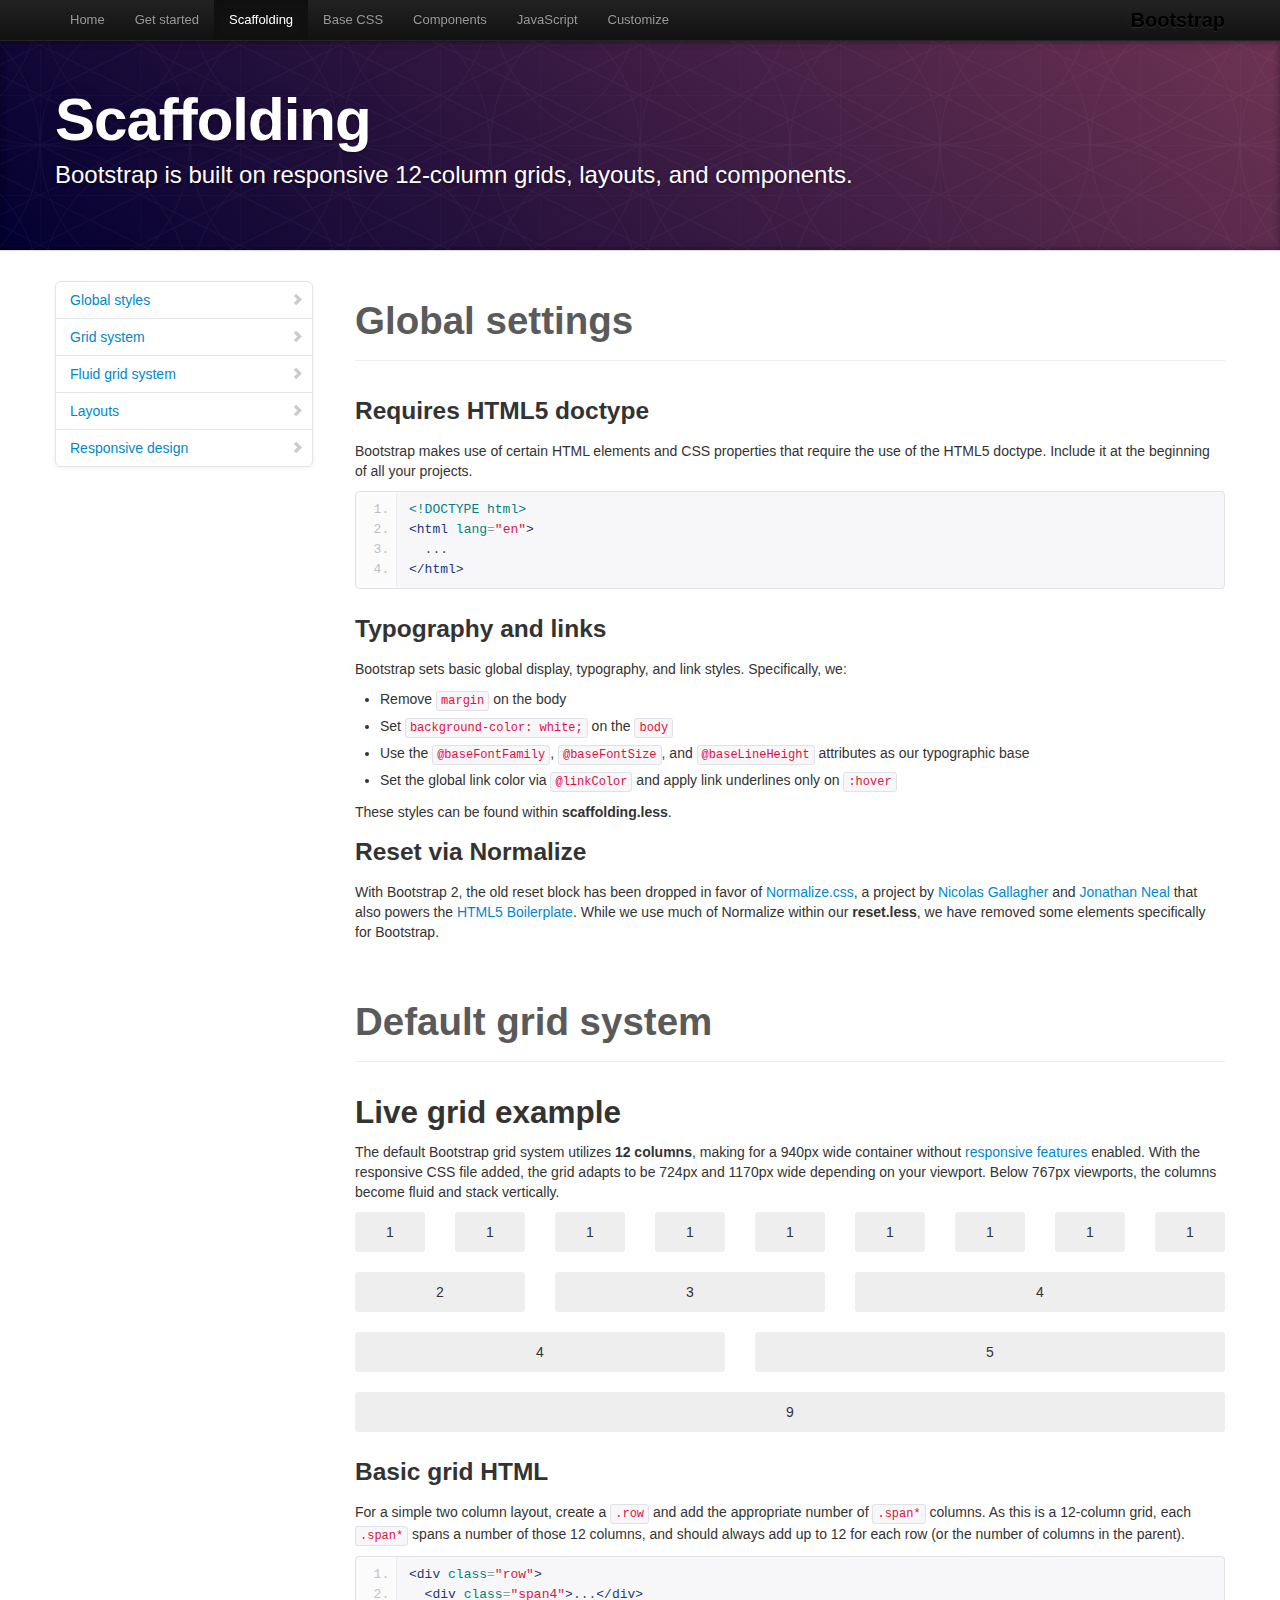
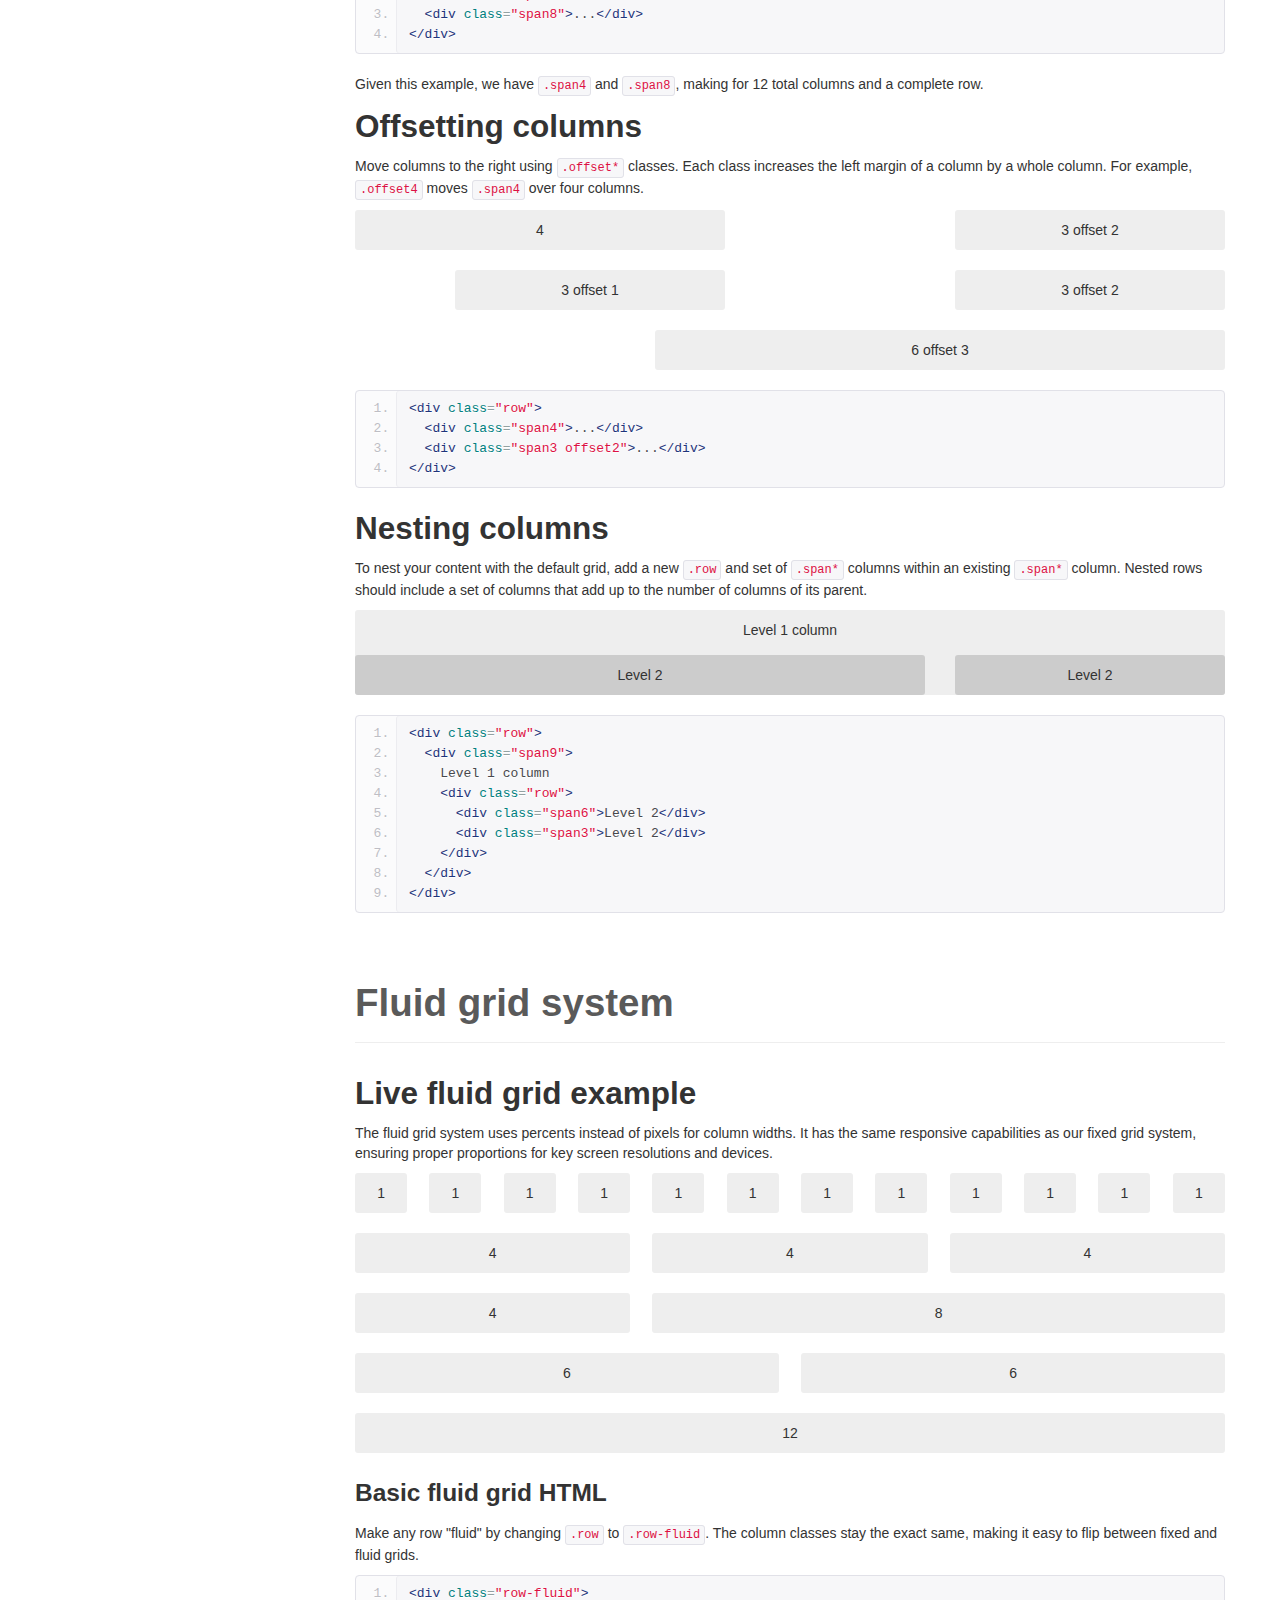
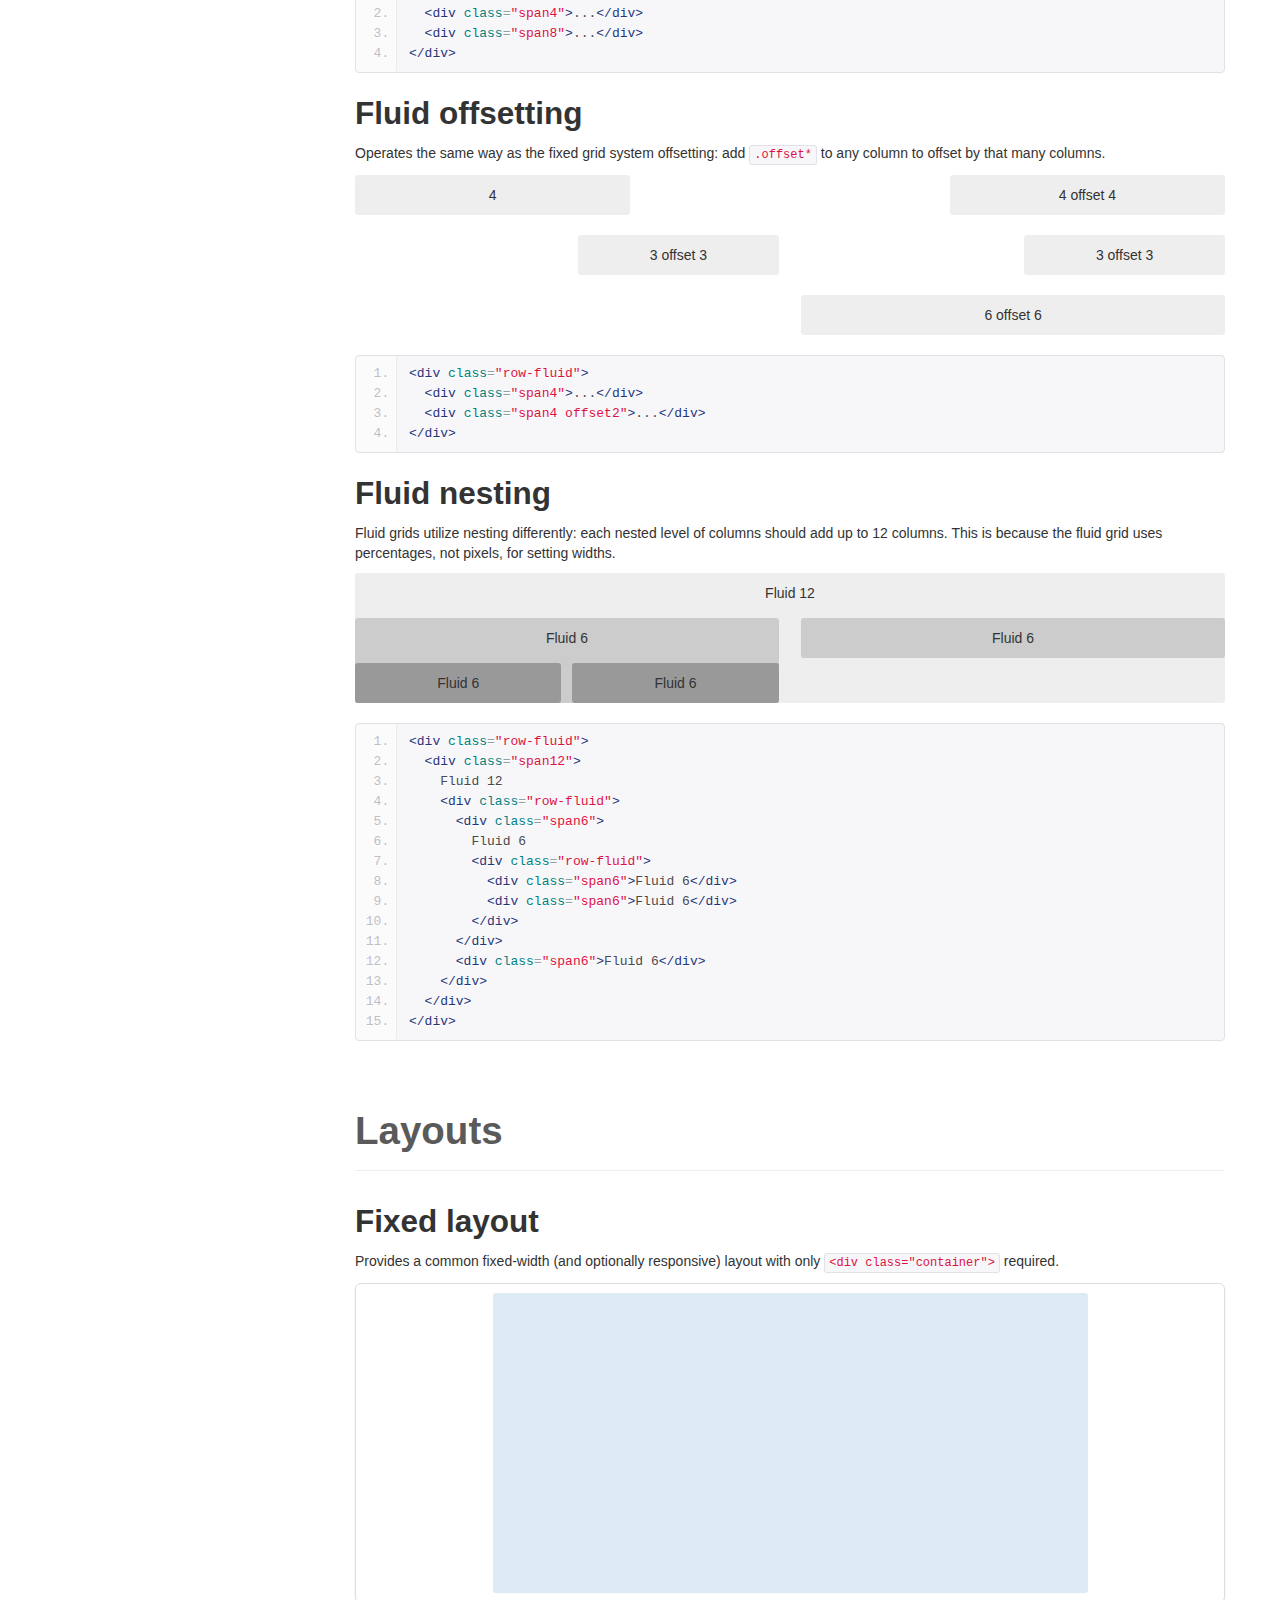
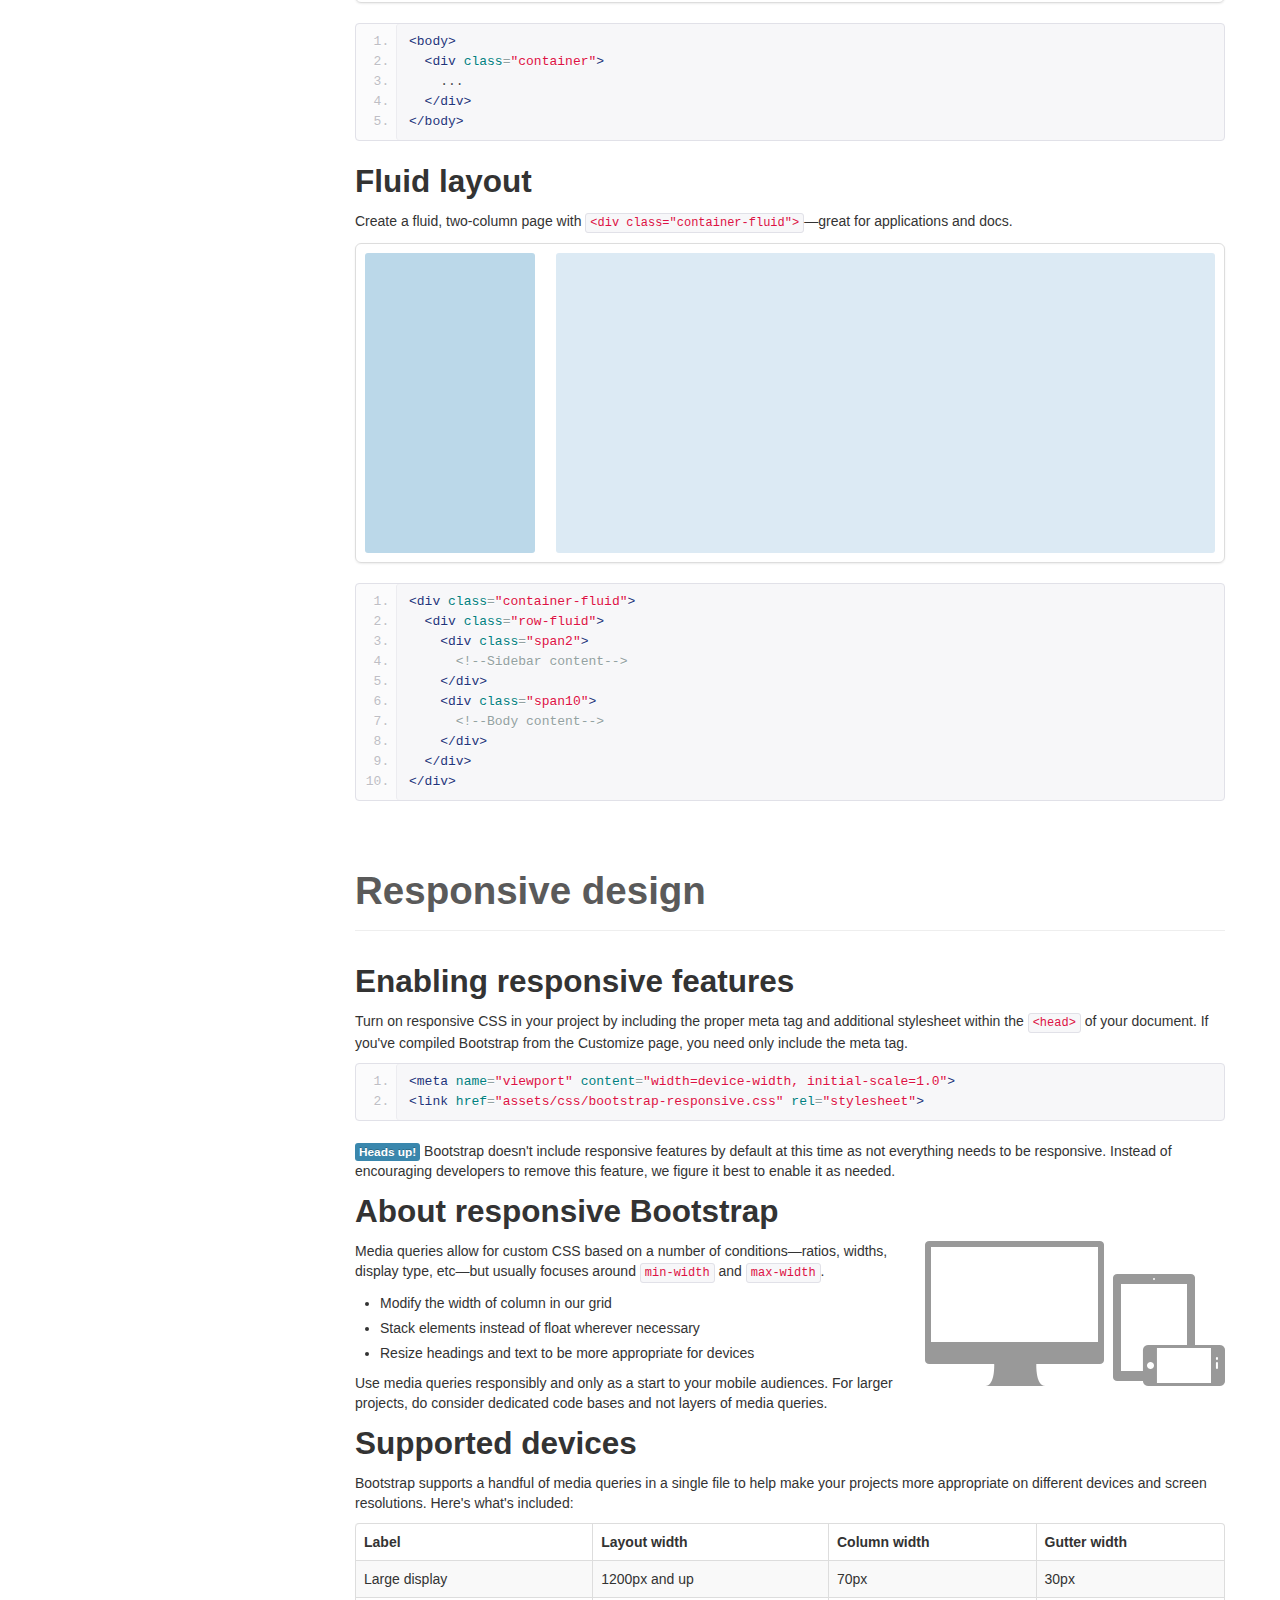
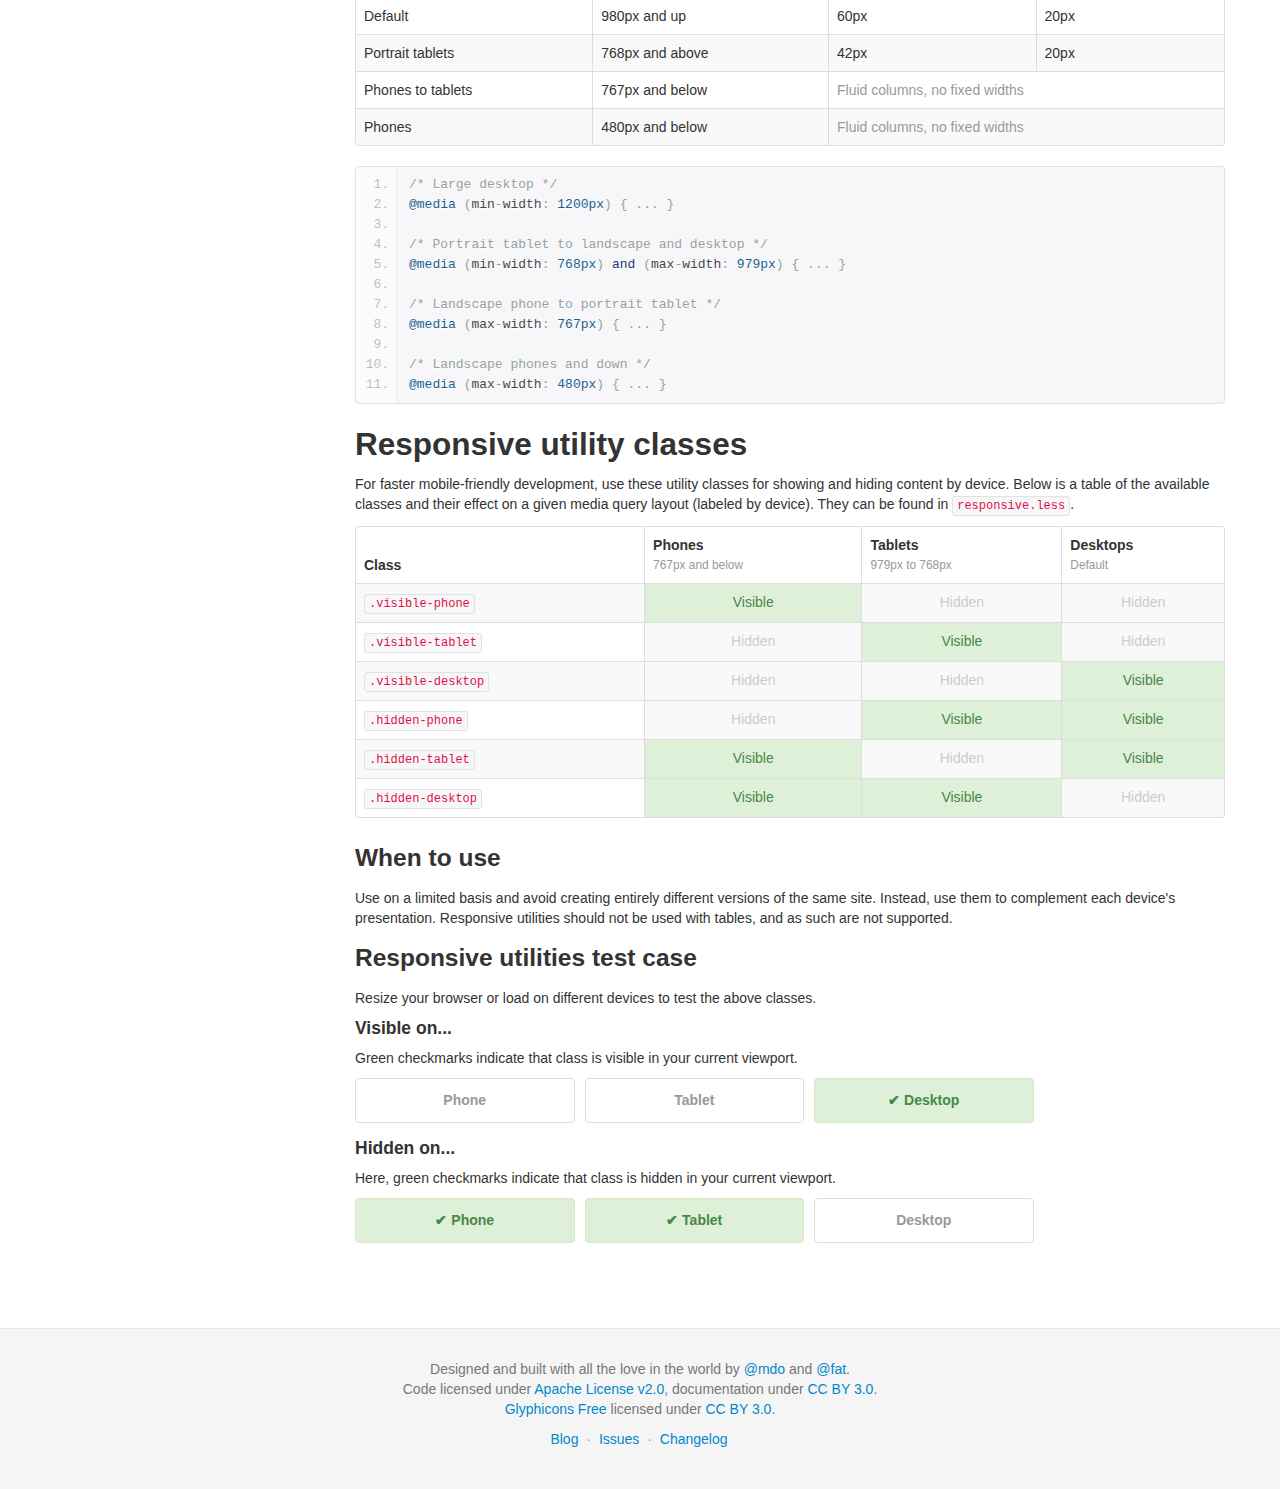
<file: www/docs/scaffolding.html>
<!DOCTYPE html>
<html lang="en">
  <head>
    <meta charset="utf-8">
    <title>Scaffolding · Bootstrap</title>
    <meta name="viewport" content="width=device-width, initial-scale=1.0">
    <meta name="description" content="">
    <meta name="author" content="">

    <!-- Le styles -->
    <link href="assets/css/bootstrap.css" rel="stylesheet">
    <link href="assets/css/bootstrap-responsive.css" rel="stylesheet">
    <link href="assets/css/docs.css" rel="stylesheet">
    <link href="assets/js/google-code-prettify/prettify.css" rel="stylesheet">

    <!-- Le HTML5 shim, for IE6-8 support of HTML5 elements -->
    <!--[if lt IE 9]>
      <script src="assets/js/html5shiv.js"></script>
    <![endif]-->

    <!-- Le fav and touch icons -->
    <link rel="apple-touch-icon-precomposed" sizes="144x144" href="assets/ico/apple-touch-icon-144-precomposed.png">
    <link rel="apple-touch-icon-precomposed" sizes="114x114" href="assets/ico/apple-touch-icon-114-precomposed.png">
      <link rel="apple-touch-icon-precomposed" sizes="72x72" href="assets/ico/apple-touch-icon-72-precomposed.png">
                    <link rel="apple-touch-icon-precomposed" href="assets/ico/apple-touch-icon-57-precomposed.png">
                                   <link rel="shortcut icon" href="assets/ico/favicon.png">

  </head>

  <body data-spy="scroll" data-target=".bs-docs-sidebar">

    <!-- Navbar
    ================================================== -->
    <div class="navbar navbar-inverse navbar-fixed-top">
      <div class="navbar-inner">
        <div class="container">
          <button type="button" class="btn btn-navbar" data-toggle="collapse" data-target=".nav-collapse">
            <span class="icon-bar"></span>
            <span class="icon-bar"></span>
            <span class="icon-bar"></span>
          </button>
          <a class="brand" href="./index.html">Bootstrap</a>
          <div class="nav-collapse collapse">
            <ul class="nav">
              <li class="">
                <a href="./index.html">Home</a>
              </li>
              <li class="">
                <a href="./getting-started.html">Get started</a>
              </li>
              <li class="active">
                <a href="./scaffolding.html">Scaffolding</a>
              </li>
              <li class="">
                <a href="./base-css.html">Base CSS</a>
              </li>
              <li class="">
                <a href="./components.html">Components</a>
              </li>
              <li class="">
                <a href="./javascript.html">JavaScript</a>
              </li>
              <li class="">
                <a href="./customize.html">Customize</a>
              </li>
            </ul>
          </div>
        </div>
      </div>
    </div>

<!-- Subhead
================================================== -->
<header class="jumbotron subhead" id="overview">
  <div class="container">
    <h1>Scaffolding</h1>
    <p class="lead">Bootstrap is built on responsive 12-column grids, layouts, and components.</p>
  </div>
</header>

  <div class="container">

    <!-- Docs nav
    ================================================== -->
    <div class="row">
      <div class="span3 bs-docs-sidebar">
        <ul class="nav nav-list bs-docs-sidenav">
          <li><a href="#global"><i class="icon-chevron-right"></i> Global styles</a></li>
          <li><a href="#gridSystem"><i class="icon-chevron-right"></i> Grid system</a></li>
          <li><a href="#fluidGridSystem"><i class="icon-chevron-right"></i> Fluid grid system</a></li>
          <li><a href="#layouts"><i class="icon-chevron-right"></i> Layouts</a></li>
          <li><a href="#responsive"><i class="icon-chevron-right"></i> Responsive design</a></li>
        </ul>
      </div>
      <div class="span9">



        <!-- Global Bootstrap settings
        ================================================== -->
        <section id="global">
          <div class="page-header">
            <h1>Global settings</h1>
          </div>

          <h3>Requires HTML5 doctype</h3>
          <p>Bootstrap makes use of certain HTML elements and CSS properties that require the use of the HTML5 doctype. Include it at the beginning of all your projects.</p>
<pre class="prettyprint linenums">
&lt;!DOCTYPE html&gt;
&lt;html lang="en"&gt;
  ...
&lt;/html&gt;
</pre>

          <h3>Typography and links</h3>
          <p>Bootstrap sets basic global display, typography, and link styles. Specifically, we:</p>
          <ul>
            <li>Remove <code>margin</code> on the body</li>
            <li>Set <code>background-color: white;</code> on the <code>body</code></li>
            <li>Use the <code>@baseFontFamily</code>, <code>@baseFontSize</code>, and <code>@baseLineHeight</code> attributes as our typographic base</li>
            <li>Set the global link color via <code>@linkColor</code> and apply link underlines only on <code>:hover</code></li>
          </ul>
          <p>These styles can be found within <strong>scaffolding.less</strong>.</p>

          <h3>Reset via Normalize</h3>
          <p>With Bootstrap 2, the old reset block has been dropped in favor of <a href="http://necolas.github.com/normalize.css/" target="_blank">Normalize.css</a>, a project by <a href="http://twitter.com/necolas" target="_blank">Nicolas Gallagher</a> and <a href="http://twitter.com/jon_neal" target="_blank">Jonathan Neal</a> that also powers the <a href="http://html5boilerplate.com" target="_blank">HTML5 Boilerplate</a>. While we use much of Normalize within our <strong>reset.less</strong>, we have removed some elements specifically for Bootstrap.</p>

        </section>




        <!-- Grid system
        ================================================== -->
        <section id="gridSystem">
          <div class="page-header">
            <h1>Default grid system</h1>
          </div>

          <h2>Live grid example</h2>
          <p>The default Bootstrap grid system utilizes <strong>12 columns</strong>, making for a 940px wide container without <a href="./scaffolding.html#responsive">responsive features</a> enabled. With the responsive CSS file added, the grid adapts to be 724px and 1170px wide depending on your viewport. Below 767px viewports, the columns become fluid and stack vertically.</p>
          <div class="bs-docs-grid">
            <div class="row show-grid">
              <div class="span1">1</div>
              <div class="span1">1</div>
              <div class="span1">1</div>
              <div class="span1">1</div>
              <div class="span1">1</div>
              <div class="span1">1</div>
              <div class="span1">1</div>
              <div class="span1">1</div>
              <div class="span1">1</div>
            </div>
            <div class="row show-grid">
              <div class="span2">2</div>
              <div class="span3">3</div>
              <div class="span4">4</div>
            </div>
            <div class="row show-grid">
              <div class="span4">4</div>
              <div class="span5">5</div>
            </div>
            <div class="row show-grid">
              <div class="span9">9</div>
            </div>
          </div>

          <h3>Basic grid HTML</h3>
          <p>For a simple two column layout, create a <code>.row</code> and add the appropriate number of <code>.span*</code> columns. As this is a 12-column grid, each <code>.span*</code> spans a number of those 12 columns, and should always add up to 12 for each row (or the number of columns in the parent).</p>
<pre class="prettyprint linenums">
&lt;div class="row"&gt;
  &lt;div class="span4"&gt;...&lt;/div&gt;
  &lt;div class="span8"&gt;...&lt;/div&gt;
&lt;/div&gt;
</pre>
          <p>Given this example, we have <code>.span4</code> and <code>.span8</code>, making for 12 total columns and a complete row.</p>

          <h2>Offsetting columns</h2>
          <p>Move columns to the right using <code>.offset*</code> classes. Each class increases the left margin of a column by a whole column. For example, <code>.offset4</code> moves <code>.span4</code> over four columns.</p>
          <div class="bs-docs-grid">
            <div class="row show-grid">
              <div class="span4">4</div>
              <div class="span3 offset2">3 offset 2</div>
            </div><!-- /row -->
            <div class="row show-grid">
              <div class="span3 offset1">3 offset 1</div>
              <div class="span3 offset2">3 offset 2</div>
            </div><!-- /row -->
            <div class="row show-grid">
              <div class="span6 offset3">6 offset 3</div>
            </div><!-- /row -->
          </div>
<pre class="prettyprint linenums">
&lt;div class="row"&gt;
  &lt;div class="span4"&gt;...&lt;/div&gt;
  &lt;div class="span3 offset2"&gt;...&lt;/div&gt;
&lt;/div&gt;
</pre>

          <h2>Nesting columns</h2>
          <p>To nest your content with the default grid, add a new <code>.row</code> and set of <code>.span*</code> columns within an existing <code>.span*</code> column. Nested rows should include a set of columns that add up to the number of columns of its parent.</p>
          <div class="row show-grid">
            <div class="span9">
              Level 1 column
              <div class="row show-grid">
                <div class="span6">
                  Level 2
                </div>
                <div class="span3">
                  Level 2
                </div>
              </div>
            </div>
          </div>
<pre class="prettyprint linenums">
&lt;div class="row"&gt;
  &lt;div class="span9"&gt;
    Level 1 column
    &lt;div class="row"&gt;
      &lt;div class="span6"&gt;Level 2&lt;/div&gt;
      &lt;div class="span3"&gt;Level 2&lt;/div&gt;
    &lt;/div&gt;
  &lt;/div&gt;
&lt;/div&gt;
</pre>
        </section>



        <!-- Fluid grid system
        ================================================== -->
        <section id="fluidGridSystem">
          <div class="page-header">
            <h1>Fluid grid system</h1>
          </div>

          <h2>Live fluid grid example</h2>
          <p>The fluid grid system uses percents instead of pixels for column widths. It has the same responsive capabilities as our fixed grid system, ensuring proper proportions for key screen resolutions and devices.</p>
          <div class="bs-docs-grid">
            <div class="row-fluid show-grid">
              <div class="span1">1</div>
              <div class="span1">1</div>
              <div class="span1">1</div>
              <div class="span1">1</div>
              <div class="span1">1</div>
              <div class="span1">1</div>
              <div class="span1">1</div>
              <div class="span1">1</div>
              <div class="span1">1</div>
              <div class="span1">1</div>
              <div class="span1">1</div>
              <div class="span1">1</div>
            </div>
            <div class="row-fluid show-grid">
              <div class="span4">4</div>
              <div class="span4">4</div>
              <div class="span4">4</div>
            </div>
            <div class="row-fluid show-grid">
              <div class="span4">4</div>
              <div class="span8">8</div>
            </div>
            <div class="row-fluid show-grid">
              <div class="span6">6</div>
              <div class="span6">6</div>
            </div>
            <div class="row-fluid show-grid">
              <div class="span12">12</div>
            </div>
          </div>

          <h3>Basic fluid grid HTML</h3>
          <p>Make any row "fluid" by changing <code>.row</code> to <code>.row-fluid</code>. The column classes stay the exact same, making it easy to flip between fixed and fluid grids.</p>
<pre class="prettyprint linenums">
&lt;div class="row-fluid"&gt;
  &lt;div class="span4"&gt;...&lt;/div&gt;
  &lt;div class="span8"&gt;...&lt;/div&gt;
&lt;/div&gt;
</pre>

          <h2>Fluid offsetting</h2>
          <p>Operates the same way as the fixed grid system offsetting: add <code>.offset*</code> to any column to offset by that many columns.</p>
          <div class="bs-docs-grid">
            <div class="row-fluid show-grid">
              <div class="span4">4</div>
              <div class="span4 offset4">4 offset 4</div>
            </div><!-- /row -->
            <div class="row-fluid show-grid">
              <div class="span3 offset3">3 offset 3</div>
              <div class="span3 offset3">3 offset 3</div>
            </div><!-- /row -->
            <div class="row-fluid show-grid">
              <div class="span6 offset6">6 offset 6</div>
            </div><!-- /row -->
          </div>
<pre class="prettyprint linenums">
&lt;div class="row-fluid"&gt;
  &lt;div class="span4"&gt;...&lt;/div&gt;
  &lt;div class="span4 offset2"&gt;...&lt;/div&gt;
&lt;/div&gt;
</pre>

          <h2>Fluid nesting</h2>
          <p>Fluid grids utilize nesting differently: each nested level of columns should add up to 12 columns. This is because the fluid grid uses percentages, not pixels, for setting widths.</p>
          <div class="row-fluid show-grid">
            <div class="span12">
              Fluid 12
              <div class="row-fluid show-grid">
                <div class="span6">
                  Fluid 6
                  <div class="row-fluid show-grid">
                    <div class="span6">
                      Fluid 6
                    </div>
                    <div class="span6">
                      Fluid 6
                    </div>
                  </div>
                </div>
                <div class="span6">
                  Fluid 6
                </div>
              </div>
            </div>
          </div>
<pre class="prettyprint linenums">
&lt;div class="row-fluid"&gt;
  &lt;div class="span12"&gt;
    Fluid 12
    &lt;div class="row-fluid"&gt;
      &lt;div class="span6"&gt;
        Fluid 6
        &lt;div class="row-fluid"&gt;
          &lt;div class="span6"&gt;Fluid 6&lt;/div&gt;
          &lt;div class="span6"&gt;Fluid 6&lt;/div&gt;
        &lt;/div&gt;
      &lt;/div&gt;
      &lt;div class="span6"&gt;Fluid 6&lt;/div&gt;
    &lt;/div&gt;
  &lt;/div&gt;
&lt;/div&gt;
</pre>

        </section>




        <!-- Layouts (Default and fluid)
        ================================================== -->
        <section id="layouts">
          <div class="page-header">
            <h1>Layouts</h1>
          </div>

          <h2>Fixed layout</h2>
          <p>Provides a common fixed-width (and optionally responsive) layout with only <code>&lt;div class="container"&gt;</code> required.</p>
          <div class="mini-layout">
            <div class="mini-layout-body"></div>
          </div>
<pre class="prettyprint linenums">
&lt;body&gt;
  &lt;div class="container"&gt;
    ...
  &lt;/div&gt;
&lt;/body&gt;
</pre>

          <h2>Fluid layout</h2>
          <p>Create a fluid, two-column page with <code>&lt;div class="container-fluid"&gt;</code>&mdash;great for applications and docs.</p>
          <div class="mini-layout fluid">
            <div class="mini-layout-sidebar"></div>
            <div class="mini-layout-body"></div>
          </div>
<pre class="prettyprint linenums">
&lt;div class="container-fluid"&gt;
  &lt;div class="row-fluid"&gt;
    &lt;div class="span2"&gt;
      &lt;!--Sidebar content--&gt;
    &lt;/div&gt;
    &lt;div class="span10"&gt;
      &lt;!--Body content--&gt;
    &lt;/div&gt;
  &lt;/div&gt;
&lt;/div&gt;
</pre>
        </section>




        <!-- Responsive design
        ================================================== -->
        <section id="responsive">
          <div class="page-header">
            <h1>Responsive design</h1>
          </div>

          <h2>Enabling responsive features</h2>
          <p>Turn on responsive CSS in your project by including the proper meta tag and additional stylesheet within the <code>&lt;head&gt;</code> of your document. If you've compiled Bootstrap from the Customize page, you need only include the meta tag.</p>
<pre class="prettyprint linenums">
&lt;meta name="viewport" content="width=device-width, initial-scale=1.0"&gt;
&lt;link href="assets/css/bootstrap-responsive.css" rel="stylesheet"&gt;
</pre>
          <p><span class="label label-info">Heads up!</span>  Bootstrap doesn't include responsive features by default at this time as not everything needs to be responsive. Instead of encouraging developers to remove this feature, we figure it best to enable it as needed.</p>

          <h2>About responsive Bootstrap</h2>
          <img src="assets/img/responsive-illustrations.png" alt="Responsive devices" style="float: right; margin: 0 0 20px 20px;">
          <p>Media queries allow for custom CSS based on a number of conditions&mdash;ratios, widths, display type, etc&mdash;but usually focuses around <code>min-width</code> and <code>max-width</code>.</p>
          <ul>
            <li>Modify the width of column in our grid</li>
            <li>Stack elements instead of float wherever necessary</li>
            <li>Resize headings and text to be more appropriate for devices</li>
          </ul>
          <p>Use media queries responsibly and only as a start to your mobile audiences. For larger projects, do consider dedicated code bases and not layers of media queries.</p>

          <h2>Supported devices</h2>
          <p>Bootstrap supports a handful of media queries in a single file to help make your projects more appropriate on different devices and screen resolutions. Here's what's included:</p>
          <table class="table table-bordered table-striped">
            <thead>
              <tr>
                <th>Label</th>
                <th>Layout width</th>
                <th>Column width</th>
                <th>Gutter width</th>
              </tr>
            </thead>
            <tbody>
              <tr>
                <td>Large display</td>
                <td>1200px and up</td>
                <td>70px</td>
                <td>30px</td>
              </tr>
              <tr>
                <td>Default</td>
                <td>980px and up</td>
                <td>60px</td>
                <td>20px</td>
              </tr>
              <tr>
                <td>Portrait tablets</td>
                <td>768px and above</td>
                <td>42px</td>
                <td>20px</td>
              </tr>
              <tr>
                <td>Phones to tablets</td>
                <td>767px and below</td>
                <td class="muted" colspan="2">Fluid columns, no fixed widths</td>
              </tr>
              <tr>
                <td>Phones</td>
                <td>480px and below</td>
                <td class="muted" colspan="2">Fluid columns, no fixed widths</td>
              </tr>
            </tbody>
          </table>
<pre class="prettyprint linenums">
/* Large desktop */
@media (min-width: 1200px) { ... }

/* Portrait tablet to landscape and desktop */
@media (min-width: 768px) and (max-width: 979px) { ... }

/* Landscape phone to portrait tablet */
@media (max-width: 767px) { ... }

/* Landscape phones and down */
@media (max-width: 480px) { ... }
</pre>


          <h2>Responsive utility classes</h2>
          <p>For faster mobile-friendly development, use these utility classes for showing and hiding content by device. Below is a table of the available classes and their effect on a given media query layout (labeled by device). They can be found in <code>responsive.less</code>.</p>
          <table class="table table-bordered table-striped responsive-utilities">
            <thead>
              <tr>
                <th>Class</th>
                <th>Phones <small>767px and below</small></th>
                <th>Tablets <small>979px to 768px</small></th>
                <th>Desktops <small>Default</small></th>
              </tr>
            </thead>
            <tbody>
              <tr>
                <th><code>.visible-phone</code></th>
                <td class="is-visible">Visible</td>
                <td class="is-hidden">Hidden</td>
                <td class="is-hidden">Hidden</td>
              </tr>
              <tr>
                <th><code>.visible-tablet</code></th>
                <td class="is-hidden">Hidden</td>
                <td class="is-visible">Visible</td>
                <td class="is-hidden">Hidden</td>
              </tr>
              <tr>
                <th><code>.visible-desktop</code></th>
                <td class="is-hidden">Hidden</td>
                <td class="is-hidden">Hidden</td>
                <td class="is-visible">Visible</td>
              </tr>
              <tr>
                <th><code>.hidden-phone</code></th>
                <td class="is-hidden">Hidden</td>
                <td class="is-visible">Visible</td>
                <td class="is-visible">Visible</td>
              </tr>
              <tr>
                <th><code>.hidden-tablet</code></th>
                <td class="is-visible">Visible</td>
                <td class="is-hidden">Hidden</td>
                <td class="is-visible">Visible</td>
              </tr>
              <tr>
                <th><code>.hidden-desktop</code></th>
                <td class="is-visible">Visible</td>
                <td class="is-visible">Visible</td>
                <td class="is-hidden">Hidden</td>
              </tr>
            </tbody>
          </table>

          <h3>When to use</h3>
          <p>Use on a limited basis and avoid creating entirely different versions of the same site. Instead, use them to complement each device's presentation. Responsive utilities should not be used with tables, and as such are not supported.</p>

          <h3>Responsive utilities test case</h3>
          <p>Resize your browser or load on different devices to test the above classes.</p>
          <h4>Visible on...</h4>
          <p>Green checkmarks indicate that class is visible in your current viewport.</p>
          <ul class="responsive-utilities-test">
            <li>Phone<span class="visible-phone">&#10004; Phone</span></li>
            <li>Tablet<span class="visible-tablet">&#10004; Tablet</span></li>
            <li>Desktop<span class="visible-desktop">&#10004; Desktop</span></li>
          </ul>
          <h4>Hidden on...</h4>
          <p>Here, green checkmarks indicate that class is hidden in your current viewport.</p>
          <ul class="responsive-utilities-test hidden-on">
            <li>Phone<span class="hidden-phone">&#10004; Phone</span></li>
            <li>Tablet<span class="hidden-tablet">&#10004; Tablet</span></li>
            <li>Desktop<span class="hidden-desktop">&#10004; Desktop</span></li>
          </ul>

        </section>



      </div>
    </div>

  </div>



    <!-- Footer
    ================================================== -->
    <footer class="footer">
      <div class="container">
        <p>Designed and built with all the love in the world by <a href="http://twitter.com/mdo" target="_blank">@mdo</a> and <a href="http://twitter.com/fat" target="_blank">@fat</a>.</p>
        <p>Code licensed under <a href="http://www.apache.org/licenses/LICENSE-2.0" target="_blank">Apache License v2.0</a>, documentation under <a href="http://creativecommons.org/licenses/by/3.0/">CC BY 3.0</a>.</p>
        <p><a href="http://glyphicons.com">Glyphicons Free</a> licensed under <a href="http://creativecommons.org/licenses/by/3.0/">CC BY 3.0</a>.</p>
        <ul class="footer-links">
          <li><a href="http://blog.getbootstrap.com">Blog</a></li>
          <li class="muted">&middot;</li>
          <li><a href="https://github.com/twitter/bootstrap/issues?state=open">Issues</a></li>
          <li class="muted">&middot;</li>
          <li><a href="https://github.com/twitter/bootstrap/blob/master/CHANGELOG.md">Changelog</a></li>
        </ul>
      </div>
    </footer>



    <!-- Le javascript
    ================================================== -->
    <!-- Placed at the end of the document so the pages load faster -->
    <script type="text/javascript" src="http://platform.twitter.com/widgets.js"></script>
    <script src="assets/js/jquery.js"></script>
    <script src="assets/js/bootstrap-transition.js"></script>
    <script src="assets/js/bootstrap-alert.js"></script>
    <script src="assets/js/bootstrap-modal.js"></script>
    <script src="assets/js/bootstrap-dropdown.js"></script>
    <script src="assets/js/bootstrap-scrollspy.js"></script>
    <script src="assets/js/bootstrap-tab.js"></script>
    <script src="assets/js/bootstrap-tooltip.js"></script>
    <script src="assets/js/bootstrap-popover.js"></script>
    <script src="assets/js/bootstrap-button.js"></script>
    <script src="assets/js/bootstrap-collapse.js"></script>
    <script src="assets/js/bootstrap-carousel.js"></script>
    <script src="assets/js/bootstrap-typeahead.js"></script>
    <script src="assets/js/bootstrap-affix.js"></script>

    <script src="assets/js/holder/holder.js"></script>
    <script src="assets/js/google-code-prettify/prettify.js"></script>

    <script src="assets/js/application.js"></script>



  </body>
</html>
</file>
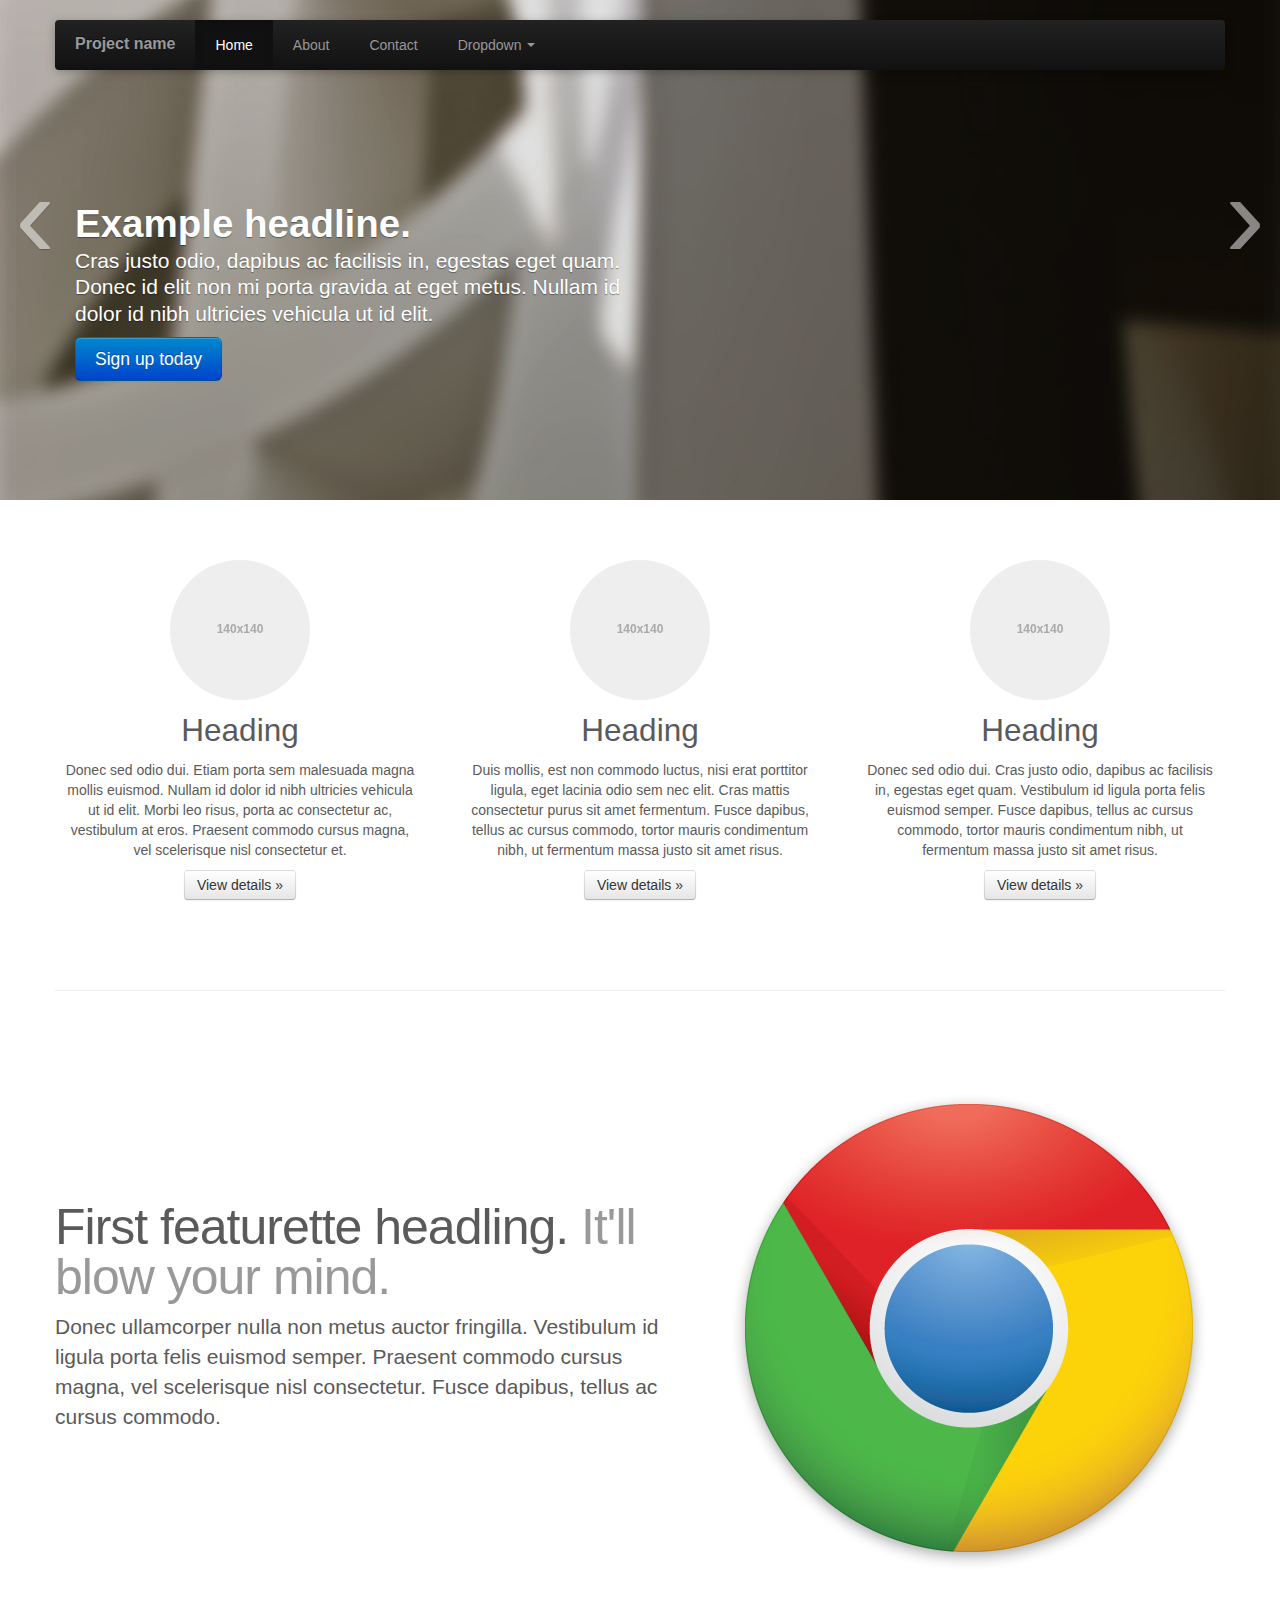
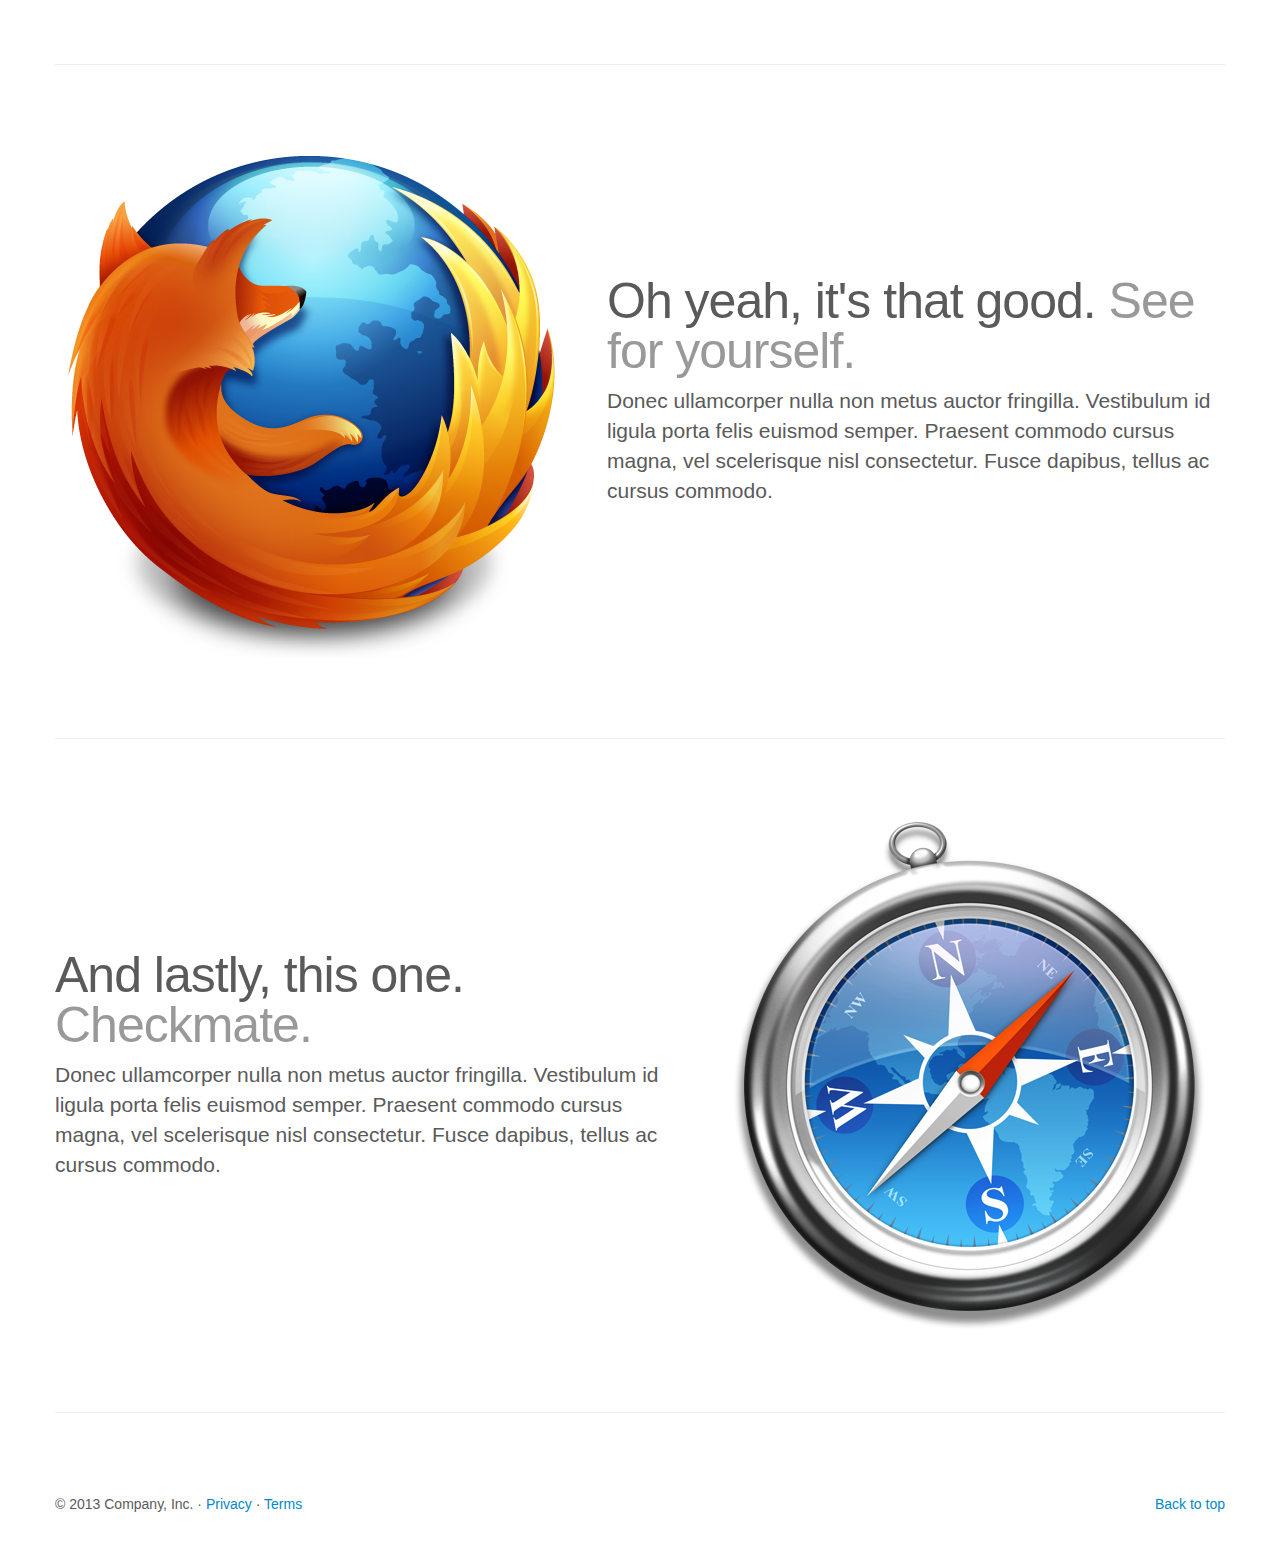
<file: www/docs/examples/carousel.html>
<!DOCTYPE html>
<html lang="en">
  <head>
    <meta charset="utf-8">
    <title>Carousel Template &middot; Bootstrap</title>
    <meta name="viewport" content="width=device-width, initial-scale=1.0">
    <meta name="description" content="">
    <meta name="author" content="">

    <!-- Le styles -->
    <link href="../assets/css/bootstrap.css" rel="stylesheet">
    <link href="../assets/css/bootstrap-responsive.css" rel="stylesheet">
    <style>

    /* GLOBAL STYLES
    -------------------------------------------------- */
    /* Padding below the footer and lighter body text */

    body {
      padding-bottom: 40px;
      color: #5a5a5a;
    }



    /* CUSTOMIZE THE NAVBAR
    -------------------------------------------------- */

    /* Special class on .container surrounding .navbar, used for positioning it into place. */
    .navbar-wrapper {
      position: absolute;
      top: 0;
      left: 0;
      right: 0;
      z-index: 10;
      margin-top: 20px;
      margin-bottom: -90px; /* Negative margin to pull up carousel. 90px is roughly margins and height of navbar. */
    }
    .navbar-wrapper .navbar {

    }

    /* Remove border and change up box shadow for more contrast */
    .navbar .navbar-inner {
      border: 0;
      -webkit-box-shadow: 0 2px 10px rgba(0,0,0,.25);
         -moz-box-shadow: 0 2px 10px rgba(0,0,0,.25);
              box-shadow: 0 2px 10px rgba(0,0,0,.25);
    }

    /* Downsize the brand/project name a bit */
    .navbar .brand {
      padding: 14px 20px 16px; /* Increase vertical padding to match navbar links */
      font-size: 16px;
      font-weight: bold;
      text-shadow: 0 -1px 0 rgba(0,0,0,.5);
    }

    /* Navbar links: increase padding for taller navbar */
    .navbar .nav > li > a {
      padding: 15px 20px;
    }

    /* Offset the responsive button for proper vertical alignment */
    .navbar .btn-navbar {
      margin-top: 10px;
    }



    /* CUSTOMIZE THE CAROUSEL
    -------------------------------------------------- */

    /* Carousel base class */
    .carousel {
      margin-bottom: 60px;
    }

    .carousel .container {
      position: relative;
      z-index: 9;
    }

    .carousel-control {
      height: 80px;
      margin-top: 0;
      font-size: 120px;
      text-shadow: 0 1px 1px rgba(0,0,0,.4);
      background-color: transparent;
      border: 0;
      z-index: 10;
    }

    .carousel .item {
      height: 500px;
    }
    .carousel img {
      position: absolute;
      top: 0;
      left: 0;
      min-width: 100%;
      height: 500px;
    }

    .carousel-caption {
      background-color: transparent;
      position: static;
      max-width: 550px;
      padding: 0 20px;
      margin-top: 200px;
    }
    .carousel-caption h1,
    .carousel-caption .lead {
      margin: 0;
      line-height: 1.25;
      color: #fff;
      text-shadow: 0 1px 1px rgba(0,0,0,.4);
    }
    .carousel-caption .btn {
      margin-top: 10px;
    }



    /* MARKETING CONTENT
    -------------------------------------------------- */

    /* Center align the text within the three columns below the carousel */
    .marketing .span4 {
      text-align: center;
    }
    .marketing h2 {
      font-weight: normal;
    }
    .marketing .span4 p {
      margin-left: 10px;
      margin-right: 10px;
    }


    /* Featurettes
    ------------------------- */

    .featurette-divider {
      margin: 80px 0; /* Space out the Bootstrap <hr> more */
    }
    .featurette {
      padding-top: 120px; /* Vertically center images part 1: add padding above and below text. */
      overflow: hidden; /* Vertically center images part 2: clear their floats. */
    }
    .featurette-image {
      margin-top: -120px; /* Vertically center images part 3: negative margin up the image the same amount of the padding to center it. */
    }

    /* Give some space on the sides of the floated elements so text doesn't run right into it. */
    .featurette-image.pull-left {
      margin-right: 40px;
    }
    .featurette-image.pull-right {
      margin-left: 40px;
    }

    /* Thin out the marketing headings */
    .featurette-heading {
      font-size: 50px;
      font-weight: 300;
      line-height: 1;
      letter-spacing: -1px;
    }



    /* RESPONSIVE CSS
    -------------------------------------------------- */

    @media (max-width: 979px) {

      .container.navbar-wrapper {
        margin-bottom: 0;
        width: auto;
      }
      .navbar-inner {
        border-radius: 0;
        margin: -20px 0;
      }

      .carousel .item {
        height: 500px;
      }
      .carousel img {
        width: auto;
        height: 500px;
      }

      .featurette {
        height: auto;
        padding: 0;
      }
      .featurette-image.pull-left,
      .featurette-image.pull-right {
        display: block;
        float: none;
        max-width: 40%;
        margin: 0 auto 20px;
      }
    }


    @media (max-width: 767px) {

      .navbar-inner {
        margin: -20px;
      }

      .carousel {
        margin-left: -20px;
        margin-right: -20px;
      }
      .carousel .container {

      }
      .carousel .item {
        height: 300px;
      }
      .carousel img {
        height: 300px;
      }
      .carousel-caption {
        width: 65%;
        padding: 0 70px;
        margin-top: 100px;
      }
      .carousel-caption h1 {
        font-size: 30px;
      }
      .carousel-caption .lead,
      .carousel-caption .btn {
        font-size: 18px;
      }

      .marketing .span4 + .span4 {
        margin-top: 40px;
      }

      .featurette-heading {
        font-size: 30px;
      }
      .featurette .lead {
        font-size: 18px;
        line-height: 1.5;
      }

    }
    </style>

    <!-- HTML5 shim, for IE6-8 support of HTML5 elements -->
    <!--[if lt IE 9]>
      <script src="../assets/js/html5shiv.js"></script>
    <![endif]-->

    <!-- Fav and touch icons -->
    <link rel="apple-touch-icon-precomposed" sizes="144x144" href="../assets/ico/apple-touch-icon-144-precomposed.png">
    <link rel="apple-touch-icon-precomposed" sizes="114x114" href="../assets/ico/apple-touch-icon-114-precomposed.png">
      <link rel="apple-touch-icon-precomposed" sizes="72x72" href="../assets/ico/apple-touch-icon-72-precomposed.png">
                    <link rel="apple-touch-icon-precomposed" href="../assets/ico/apple-touch-icon-57-precomposed.png">
                                   <link rel="shortcut icon" href="../assets/ico/favicon.png">
  </head>

  <body>



    <!-- NAVBAR
    ================================================== -->
    <div class="navbar-wrapper">
      <!-- Wrap the .navbar in .container to center it within the absolutely positioned parent. -->
      <div class="container">

        <div class="navbar navbar-inverse">
          <div class="navbar-inner">
            <!-- Responsive Navbar Part 1: Button for triggering responsive navbar (not covered in tutorial). Include responsive CSS to utilize. -->
            <button type="button" class="btn btn-navbar" data-toggle="collapse" data-target=".nav-collapse">
              <span class="icon-bar"></span>
              <span class="icon-bar"></span>
              <span class="icon-bar"></span>
            </button>
            <a class="brand" href="#">Project name</a>
            <!-- Responsive Navbar Part 2: Place all navbar contents you want collapsed withing .navbar-collapse.collapse. -->
            <div class="nav-collapse collapse">
              <ul class="nav">
                <li class="active"><a href="#">Home</a></li>
                <li><a href="#about">About</a></li>
                <li><a href="#contact">Contact</a></li>
                <!-- Read about Bootstrap dropdowns at http://twitter.github.com/bootstrap/javascript.html#dropdowns -->
                <li class="dropdown">
                  <a href="#" class="dropdown-toggle" data-toggle="dropdown">Dropdown <b class="caret"></b></a>
                  <ul class="dropdown-menu">
                    <li><a href="#">Action</a></li>
                    <li><a href="#">Another action</a></li>
                    <li><a href="#">Something else here</a></li>
                    <li class="divider"></li>
                    <li class="nav-header">Nav header</li>
                    <li><a href="#">Separated link</a></li>
                    <li><a href="#">One more separated link</a></li>
                  </ul>
                </li>
              </ul>
            </div><!--/.nav-collapse -->
          </div><!-- /.navbar-inner -->
        </div><!-- /.navbar -->

      </div> <!-- /.container -->
    </div><!-- /.navbar-wrapper -->



    <!-- Carousel
    ================================================== -->
    <div id="myCarousel" class="carousel slide">
      <div class="carousel-inner">
        <div class="item active">
          <img src="../assets/img/examples/slide-01.jpg" alt="">
          <div class="container">
            <div class="carousel-caption">
              <h1>Example headline.</h1>
              <p class="lead">Cras justo odio, dapibus ac facilisis in, egestas eget quam. Donec id elit non mi porta gravida at eget metus. Nullam id dolor id nibh ultricies vehicula ut id elit.</p>
              <a class="btn btn-large btn-primary" href="#">Sign up today</a>
            </div>
          </div>
        </div>
        <div class="item">
          <img src="../assets/img/examples/slide-02.jpg" alt="">
          <div class="container">
            <div class="carousel-caption">
              <h1>Another example headline.</h1>
              <p class="lead">Cras justo odio, dapibus ac facilisis in, egestas eget quam. Donec id elit non mi porta gravida at eget metus. Nullam id dolor id nibh ultricies vehicula ut id elit.</p>
              <a class="btn btn-large btn-primary" href="#">Learn more</a>
            </div>
          </div>
        </div>
        <div class="item">
          <img src="../assets/img/examples/slide-03.jpg" alt="">
          <div class="container">
            <div class="carousel-caption">
              <h1>One more for good measure.</h1>
              <p class="lead">Cras justo odio, dapibus ac facilisis in, egestas eget quam. Donec id elit non mi porta gravida at eget metus. Nullam id dolor id nibh ultricies vehicula ut id elit.</p>
              <a class="btn btn-large btn-primary" href="#">Browse gallery</a>
            </div>
          </div>
        </div>
      </div>
      <a class="left carousel-control" href="#myCarousel" data-slide="prev">&lsaquo;</a>
      <a class="right carousel-control" href="#myCarousel" data-slide="next">&rsaquo;</a>
    </div><!-- /.carousel -->



    <!-- Marketing messaging and featurettes
    ================================================== -->
    <!-- Wrap the rest of the page in another container to center all the content. -->

    <div class="container marketing">

      <!-- Three columns of text below the carousel -->
      <div class="row">
        <div class="span4">
          <img class="img-circle" data-src="holder.js/140x140">
          <h2>Heading</h2>
          <p>Donec sed odio dui. Etiam porta sem malesuada magna mollis euismod. Nullam id dolor id nibh ultricies vehicula ut id elit. Morbi leo risus, porta ac consectetur ac, vestibulum at eros. Praesent commodo cursus magna, vel scelerisque nisl consectetur et.</p>
          <p><a class="btn" href="#">View details &raquo;</a></p>
        </div><!-- /.span4 -->
        <div class="span4">
          <img class="img-circle" data-src="holder.js/140x140">
          <h2>Heading</h2>
          <p>Duis mollis, est non commodo luctus, nisi erat porttitor ligula, eget lacinia odio sem nec elit. Cras mattis consectetur purus sit amet fermentum. Fusce dapibus, tellus ac cursus commodo, tortor mauris condimentum nibh, ut fermentum massa justo sit amet risus.</p>
          <p><a class="btn" href="#">View details &raquo;</a></p>
        </div><!-- /.span4 -->
        <div class="span4">
          <img class="img-circle" data-src="holder.js/140x140">
          <h2>Heading</h2>
          <p>Donec sed odio dui. Cras justo odio, dapibus ac facilisis in, egestas eget quam. Vestibulum id ligula porta felis euismod semper. Fusce dapibus, tellus ac cursus commodo, tortor mauris condimentum nibh, ut fermentum massa justo sit amet risus.</p>
          <p><a class="btn" href="#">View details &raquo;</a></p>
        </div><!-- /.span4 -->
      </div><!-- /.row -->


      <!-- START THE FEATURETTES -->

      <hr class="featurette-divider">

      <div class="featurette">
        <img class="featurette-image pull-right" src="../assets/img/examples/browser-icon-chrome.png">
        <h2 class="featurette-heading">First featurette headling. <span class="muted">It'll blow your mind.</span></h2>
        <p class="lead">Donec ullamcorper nulla non metus auctor fringilla. Vestibulum id ligula porta felis euismod semper. Praesent commodo cursus magna, vel scelerisque nisl consectetur. Fusce dapibus, tellus ac cursus commodo.</p>
      </div>

      <hr class="featurette-divider">

      <div class="featurette">
        <img class="featurette-image pull-left" src="../assets/img/examples/browser-icon-firefox.png">
        <h2 class="featurette-heading">Oh yeah, it's that good. <span class="muted">See for yourself.</span></h2>
        <p class="lead">Donec ullamcorper nulla non metus auctor fringilla. Vestibulum id ligula porta felis euismod semper. Praesent commodo cursus magna, vel scelerisque nisl consectetur. Fusce dapibus, tellus ac cursus commodo.</p>
      </div>

      <hr class="featurette-divider">

      <div class="featurette">
        <img class="featurette-image pull-right" src="../assets/img/examples/browser-icon-safari.png">
        <h2 class="featurette-heading">And lastly, this one. <span class="muted">Checkmate.</span></h2>
        <p class="lead">Donec ullamcorper nulla non metus auctor fringilla. Vestibulum id ligula porta felis euismod semper. Praesent commodo cursus magna, vel scelerisque nisl consectetur. Fusce dapibus, tellus ac cursus commodo.</p>
      </div>

      <hr class="featurette-divider">

      <!-- /END THE FEATURETTES -->


      <!-- FOOTER -->
      <footer>
        <p class="pull-right"><a href="#">Back to top</a></p>
        <p>&copy; 2013 Company, Inc. &middot; <a href="#">Privacy</a> &middot; <a href="#">Terms</a></p>
      </footer>

    </div><!-- /.container -->



    <!-- Le javascript
    ================================================== -->
    <!-- Placed at the end of the document so the pages load faster -->
    <script src="../assets/js/jquery.js"></script>
    <script src="../assets/js/bootstrap-transition.js"></script>
    <script src="../assets/js/bootstrap-alert.js"></script>
    <script src="../assets/js/bootstrap-modal.js"></script>
    <script src="../assets/js/bootstrap-dropdown.js"></script>
    <script src="../assets/js/bootstrap-scrollspy.js"></script>
    <script src="../assets/js/bootstrap-tab.js"></script>
    <script src="../assets/js/bootstrap-tooltip.js"></script>
    <script src="../assets/js/bootstrap-popover.js"></script>
    <script src="../assets/js/bootstrap-button.js"></script>
    <script src="../assets/js/bootstrap-collapse.js"></script>
    <script src="../assets/js/bootstrap-carousel.js"></script>
    <script src="../assets/js/bootstrap-typeahead.js"></script>
    <script>
      !function ($) {
        $(function(){
          // carousel demo
          $('#myCarousel').carousel()
        })
      }(window.jQuery)
    </script>
    <script src="../assets/js/holder/holder.js"></script>
  </body>
</html>
</file>
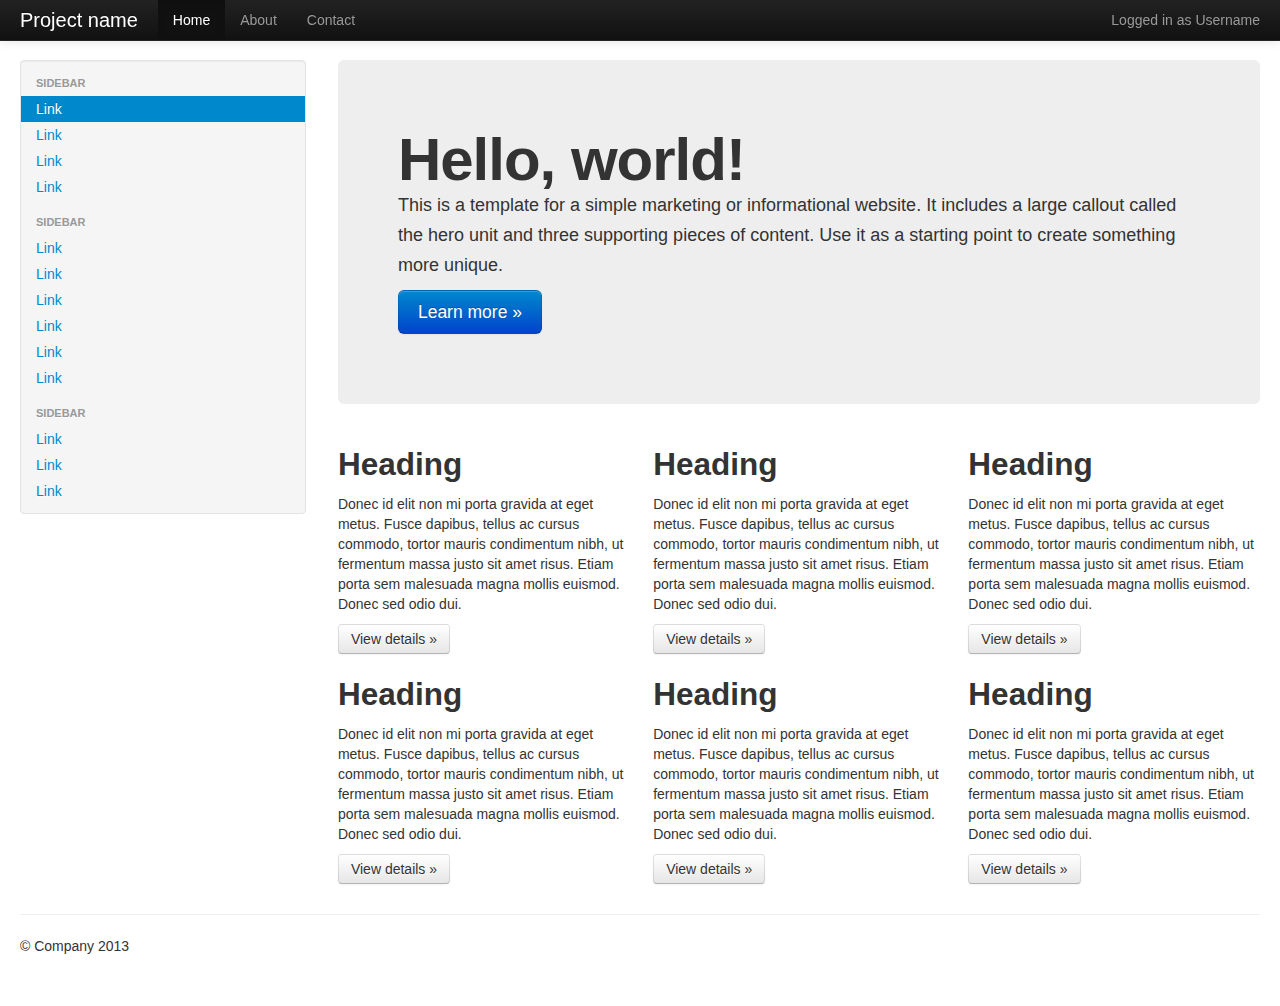
<file: www/docs/examples/fluid.html>
<!DOCTYPE html>
<html lang="en">
  <head>
    <meta charset="utf-8">
    <title>Bootstrap, from Twitter</title>
    <meta name="viewport" content="width=device-width, initial-scale=1.0">
    <meta name="description" content="">
    <meta name="author" content="">

    <!-- Le styles -->
    <link href="../assets/css/bootstrap.css" rel="stylesheet">
    <style type="text/css">
      body {
        padding-top: 60px;
        padding-bottom: 40px;
      }
      .sidebar-nav {
        padding: 9px 0;
      }

      @media (max-width: 980px) {
        /* Enable use of floated navbar text */
        .navbar-text.pull-right {
          float: none;
          padding-left: 5px;
          padding-right: 5px;
        }
      }
    </style>
    <link href="../assets/css/bootstrap-responsive.css" rel="stylesheet">

    <!-- HTML5 shim, for IE6-8 support of HTML5 elements -->
    <!--[if lt IE 9]>
      <script src="../assets/js/html5shiv.js"></script>
    <![endif]-->

    <!-- Fav and touch icons -->
    <link rel="apple-touch-icon-precomposed" sizes="144x144" href="../assets/ico/apple-touch-icon-144-precomposed.png">
    <link rel="apple-touch-icon-precomposed" sizes="114x114" href="../assets/ico/apple-touch-icon-114-precomposed.png">
      <link rel="apple-touch-icon-precomposed" sizes="72x72" href="../assets/ico/apple-touch-icon-72-precomposed.png">
                    <link rel="apple-touch-icon-precomposed" href="../assets/ico/apple-touch-icon-57-precomposed.png">
                                   <link rel="shortcut icon" href="../assets/ico/favicon.png">
  </head>

  <body>

    <div class="navbar navbar-inverse navbar-fixed-top">
      <div class="navbar-inner">
        <div class="container-fluid">
          <button type="button" class="btn btn-navbar" data-toggle="collapse" data-target=".nav-collapse">
            <span class="icon-bar"></span>
            <span class="icon-bar"></span>
            <span class="icon-bar"></span>
          </button>
          <a class="brand" href="#">Project name</a>
          <div class="nav-collapse collapse">
            <p class="navbar-text pull-right">
              Logged in as <a href="#" class="navbar-link">Username</a>
            </p>
            <ul class="nav">
              <li class="active"><a href="#">Home</a></li>
              <li><a href="#about">About</a></li>
              <li><a href="#contact">Contact</a></li>
            </ul>
          </div><!--/.nav-collapse -->
        </div>
      </div>
    </div>

    <div class="container-fluid">
      <div class="row-fluid">
        <div class="span3">
          <div class="well sidebar-nav">
            <ul class="nav nav-list">
              <li class="nav-header">Sidebar</li>
              <li class="active"><a href="#">Link</a></li>
              <li><a href="#">Link</a></li>
              <li><a href="#">Link</a></li>
              <li><a href="#">Link</a></li>
              <li class="nav-header">Sidebar</li>
              <li><a href="#">Link</a></li>
              <li><a href="#">Link</a></li>
              <li><a href="#">Link</a></li>
              <li><a href="#">Link</a></li>
              <li><a href="#">Link</a></li>
              <li><a href="#">Link</a></li>
              <li class="nav-header">Sidebar</li>
              <li><a href="#">Link</a></li>
              <li><a href="#">Link</a></li>
              <li><a href="#">Link</a></li>
            </ul>
          </div><!--/.well -->
        </div><!--/span-->
        <div class="span9">
          <div class="hero-unit">
            <h1>Hello, world!</h1>
            <p>This is a template for a simple marketing or informational website. It includes a large callout called the hero unit and three supporting pieces of content. Use it as a starting point to create something more unique.</p>
            <p><a href="#" class="btn btn-primary btn-large">Learn more &raquo;</a></p>
          </div>
          <div class="row-fluid">
            <div class="span4">
              <h2>Heading</h2>
              <p>Donec id elit non mi porta gravida at eget metus. Fusce dapibus, tellus ac cursus commodo, tortor mauris condimentum nibh, ut fermentum massa justo sit amet risus. Etiam porta sem malesuada magna mollis euismod. Donec sed odio dui. </p>
              <p><a class="btn" href="#">View details &raquo;</a></p>
            </div><!--/span-->
            <div class="span4">
              <h2>Heading</h2>
              <p>Donec id elit non mi porta gravida at eget metus. Fusce dapibus, tellus ac cursus commodo, tortor mauris condimentum nibh, ut fermentum massa justo sit amet risus. Etiam porta sem malesuada magna mollis euismod. Donec sed odio dui. </p>
              <p><a class="btn" href="#">View details &raquo;</a></p>
            </div><!--/span-->
            <div class="span4">
              <h2>Heading</h2>
              <p>Donec id elit non mi porta gravida at eget metus. Fusce dapibus, tellus ac cursus commodo, tortor mauris condimentum nibh, ut fermentum massa justo sit amet risus. Etiam porta sem malesuada magna mollis euismod. Donec sed odio dui. </p>
              <p><a class="btn" href="#">View details &raquo;</a></p>
            </div><!--/span-->
          </div><!--/row-->
          <div class="row-fluid">
            <div class="span4">
              <h2>Heading</h2>
              <p>Donec id elit non mi porta gravida at eget metus. Fusce dapibus, tellus ac cursus commodo, tortor mauris condimentum nibh, ut fermentum massa justo sit amet risus. Etiam porta sem malesuada magna mollis euismod. Donec sed odio dui. </p>
              <p><a class="btn" href="#">View details &raquo;</a></p>
            </div><!--/span-->
            <div class="span4">
              <h2>Heading</h2>
              <p>Donec id elit non mi porta gravida at eget metus. Fusce dapibus, tellus ac cursus commodo, tortor mauris condimentum nibh, ut fermentum massa justo sit amet risus. Etiam porta sem malesuada magna mollis euismod. Donec sed odio dui. </p>
              <p><a class="btn" href="#">View details &raquo;</a></p>
            </div><!--/span-->
            <div class="span4">
              <h2>Heading</h2>
              <p>Donec id elit non mi porta gravida at eget metus. Fusce dapibus, tellus ac cursus commodo, tortor mauris condimentum nibh, ut fermentum massa justo sit amet risus. Etiam porta sem malesuada magna mollis euismod. Donec sed odio dui. </p>
              <p><a class="btn" href="#">View details &raquo;</a></p>
            </div><!--/span-->
          </div><!--/row-->
        </div><!--/span-->
      </div><!--/row-->

      <hr>

      <footer>
        <p>&copy; Company 2013</p>
      </footer>

    </div><!--/.fluid-container-->

    <!-- Le javascript
    ================================================== -->
    <!-- Placed at the end of the document so the pages load faster -->
    <script src="../assets/js/jquery.js"></script>
    <script src="../assets/js/bootstrap-transition.js"></script>
    <script src="../assets/js/bootstrap-alert.js"></script>
    <script src="../assets/js/bootstrap-modal.js"></script>
    <script src="../assets/js/bootstrap-dropdown.js"></script>
    <script src="../assets/js/bootstrap-scrollspy.js"></script>
    <script src="../assets/js/bootstrap-tab.js"></script>
    <script src="../assets/js/bootstrap-tooltip.js"></script>
    <script src="../assets/js/bootstrap-popover.js"></script>
    <script src="../assets/js/bootstrap-button.js"></script>
    <script src="../assets/js/bootstrap-collapse.js"></script>
    <script src="../assets/js/bootstrap-carousel.js"></script>
    <script src="../assets/js/bootstrap-typeahead.js"></script>

  </body>
</html>
</file>
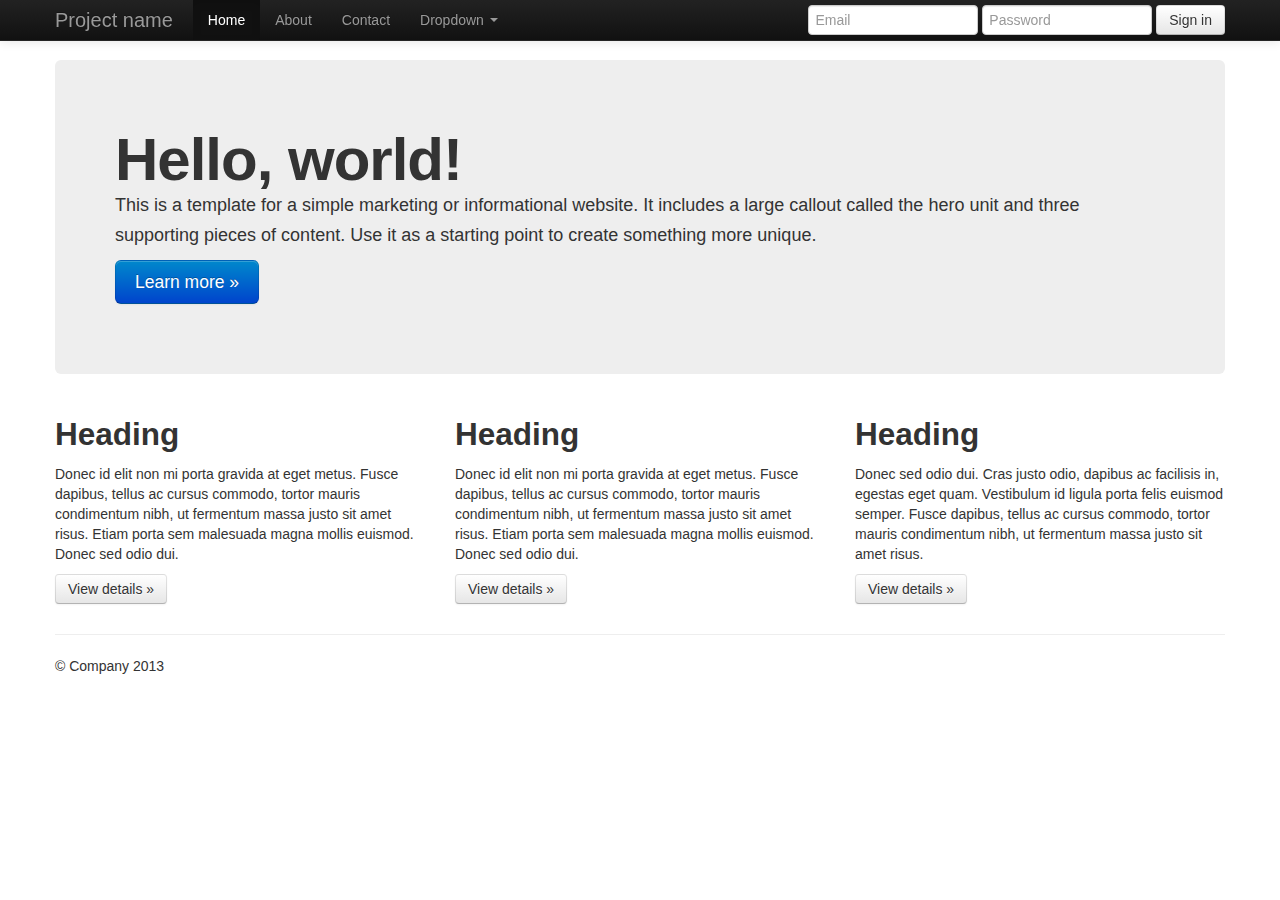
<file: www/docs/examples/hero.html>
<!DOCTYPE html>
<html lang="en">
  <head>
    <meta charset="utf-8">
    <title>Bootstrap, from Twitter</title>
    <meta name="viewport" content="width=device-width, initial-scale=1.0">
    <meta name="description" content="">
    <meta name="author" content="">

    <!-- Le styles -->
    <link href="../assets/css/bootstrap.css" rel="stylesheet">
    <style type="text/css">
      body {
        padding-top: 60px;
        padding-bottom: 40px;
      }
    </style>
    <link href="../assets/css/bootstrap-responsive.css" rel="stylesheet">

    <!-- HTML5 shim, for IE6-8 support of HTML5 elements -->
    <!--[if lt IE 9]>
      <script src="../assets/js/html5shiv.js"></script>
    <![endif]-->

    <!-- Fav and touch icons -->
    <link rel="apple-touch-icon-precomposed" sizes="144x144" href="../assets/ico/apple-touch-icon-144-precomposed.png">
    <link rel="apple-touch-icon-precomposed" sizes="114x114" href="../assets/ico/apple-touch-icon-114-precomposed.png">
      <link rel="apple-touch-icon-precomposed" sizes="72x72" href="../assets/ico/apple-touch-icon-72-precomposed.png">
                    <link rel="apple-touch-icon-precomposed" href="../assets/ico/apple-touch-icon-57-precomposed.png">
                                   <link rel="shortcut icon" href="../assets/ico/favicon.png">
  </head>

  <body>

    <div class="navbar navbar-inverse navbar-fixed-top">
      <div class="navbar-inner">
        <div class="container">
          <button type="button" class="btn btn-navbar" data-toggle="collapse" data-target=".nav-collapse">
            <span class="icon-bar"></span>
            <span class="icon-bar"></span>
            <span class="icon-bar"></span>
          </button>
          <a class="brand" href="#">Project name</a>
          <div class="nav-collapse collapse">
            <ul class="nav">
              <li class="active"><a href="#">Home</a></li>
              <li><a href="#about">About</a></li>
              <li><a href="#contact">Contact</a></li>
              <li class="dropdown">
                <a href="#" class="dropdown-toggle" data-toggle="dropdown">Dropdown <b class="caret"></b></a>
                <ul class="dropdown-menu">
                  <li><a href="#">Action</a></li>
                  <li><a href="#">Another action</a></li>
                  <li><a href="#">Something else here</a></li>
                  <li class="divider"></li>
                  <li class="nav-header">Nav header</li>
                  <li><a href="#">Separated link</a></li>
                  <li><a href="#">One more separated link</a></li>
                </ul>
              </li>
            </ul>
            <form class="navbar-form pull-right">
              <input class="span2" type="text" placeholder="Email">
              <input class="span2" type="password" placeholder="Password">
              <button type="submit" class="btn">Sign in</button>
            </form>
          </div><!--/.nav-collapse -->
        </div>
      </div>
    </div>

    <div class="container">

      <!-- Main hero unit for a primary marketing message or call to action -->
      <div class="hero-unit">
        <h1>Hello, world!</h1>
        <p>This is a template for a simple marketing or informational website. It includes a large callout called the hero unit and three supporting pieces of content. Use it as a starting point to create something more unique.</p>
        <p><a href="#" class="btn btn-primary btn-large">Learn more &raquo;</a></p>
      </div>

      <!-- Example row of columns -->
      <div class="row">
        <div class="span4">
          <h2>Heading</h2>
          <p>Donec id elit non mi porta gravida at eget metus. Fusce dapibus, tellus ac cursus commodo, tortor mauris condimentum nibh, ut fermentum massa justo sit amet risus. Etiam porta sem malesuada magna mollis euismod. Donec sed odio dui. </p>
          <p><a class="btn" href="#">View details &raquo;</a></p>
        </div>
        <div class="span4">
          <h2>Heading</h2>
          <p>Donec id elit non mi porta gravida at eget metus. Fusce dapibus, tellus ac cursus commodo, tortor mauris condimentum nibh, ut fermentum massa justo sit amet risus. Etiam porta sem malesuada magna mollis euismod. Donec sed odio dui. </p>
          <p><a class="btn" href="#">View details &raquo;</a></p>
       </div>
        <div class="span4">
          <h2>Heading</h2>
          <p>Donec sed odio dui. Cras justo odio, dapibus ac facilisis in, egestas eget quam. Vestibulum id ligula porta felis euismod semper. Fusce dapibus, tellus ac cursus commodo, tortor mauris condimentum nibh, ut fermentum massa justo sit amet risus.</p>
          <p><a class="btn" href="#">View details &raquo;</a></p>
        </div>
      </div>

      <hr>

      <footer>
        <p>&copy; Company 2013</p>
      </footer>

    </div> <!-- /container -->

    <!-- Le javascript
    ================================================== -->
    <!-- Placed at the end of the document so the pages load faster -->
    <script src="../assets/js/jquery.js"></script>
    <script src="../assets/js/bootstrap-transition.js"></script>
    <script src="../assets/js/bootstrap-alert.js"></script>
    <script src="../assets/js/bootstrap-modal.js"></script>
    <script src="../assets/js/bootstrap-dropdown.js"></script>
    <script src="../assets/js/bootstrap-scrollspy.js"></script>
    <script src="../assets/js/bootstrap-tab.js"></script>
    <script src="../assets/js/bootstrap-tooltip.js"></script>
    <script src="../assets/js/bootstrap-popover.js"></script>
    <script src="../assets/js/bootstrap-button.js"></script>
    <script src="../assets/js/bootstrap-collapse.js"></script>
    <script src="../assets/js/bootstrap-carousel.js"></script>
    <script src="../assets/js/bootstrap-typeahead.js"></script>

  </body>
</html>
</file>
<file: www/docs/assets/js/google-code-prettify/prettify.css>
.com { color: #93a1a1; }
.lit { color: #195f91; }
.pun, .opn, .clo { color: #93a1a1; }
.fun { color: #dc322f; }
.str, .atv { color: #D14; }
.kwd, .prettyprint .tag { color: #1e347b; }
.typ, .atn, .dec, .var { color: teal; }
.pln { color: #48484c; }

.prettyprint {
  padding: 8px;
  background-color: #f7f7f9;
  border: 1px solid #e1e1e8;
}
.prettyprint.linenums {
  -webkit-box-shadow: inset 40px 0 0 #fbfbfc, inset 41px 0 0 #ececf0;
     -moz-box-shadow: inset 40px 0 0 #fbfbfc, inset 41px 0 0 #ececf0;
          box-shadow: inset 40px 0 0 #fbfbfc, inset 41px 0 0 #ececf0;
}

/* Specify class=linenums on a pre to get line numbering */
ol.linenums {
  margin: 0 0 0 33px; /* IE indents via margin-left */
}
ol.linenums li {
  padding-left: 12px;
  color: #bebec5;
  line-height: 20px;
  text-shadow: 0 1px 0 #fff;
}
</file>
<file: www/docs/assets/css/docs.css>
/* Add additional stylesheets below
-------------------------------------------------- */
/*
  Bootstrap's documentation styles
  Special styles for presenting Bootstrap's documentation and examples
*/



/* Body and structure
-------------------------------------------------- */

body {
  position: relative;
  padding-top: 40px;
}

/* Code in headings */
h3 code {
  font-size: 14px;
  font-weight: normal;
}



/* Tweak navbar brand link to be super sleek
-------------------------------------------------- */

body > .navbar {
  font-size: 13px;
}

/* Change the docs' brand */
body > .navbar .brand {
  padding-right: 0;
  padding-left: 0;
  margin-left: 20px;
  float: right;
  font-weight: bold;
  color: #000;
  text-shadow: 0 1px 0 rgba(255,255,255,.1), 0 0 30px rgba(255,255,255,.125);
  -webkit-transition: all .2s linear;
     -moz-transition: all .2s linear;
          transition: all .2s linear;
}
body > .navbar .brand:hover {
  text-decoration: none;
  text-shadow: 0 1px 0 rgba(255,255,255,.1), 0 0 30px rgba(255,255,255,.4);
}


/* Sections
-------------------------------------------------- */

/* padding for in-page bookmarks and fixed navbar */
section {
  padding-top: 30px;
}
section > .page-header,
section > .lead {
  color: #5a5a5a;
}
section > ul li {
  margin-bottom: 5px;
}

/* Separators (hr) */
.bs-docs-separator {
  margin: 40px 0 39px;
}

/* Faded out hr */
hr.soften {
  height: 1px;
  margin: 70px 0;
  background-image: -webkit-linear-gradient(left, rgba(0,0,0,0), rgba(0,0,0,.1), rgba(0,0,0,0));
  background-image:    -moz-linear-gradient(left, rgba(0,0,0,0), rgba(0,0,0,.1), rgba(0,0,0,0));
  background-image:     -ms-linear-gradient(left, rgba(0,0,0,0), rgba(0,0,0,.1), rgba(0,0,0,0));
  background-image:      -o-linear-gradient(left, rgba(0,0,0,0), rgba(0,0,0,.1), rgba(0,0,0,0));
  border: 0;
}



/* Jumbotrons
-------------------------------------------------- */

/* Base class
------------------------- */
.jumbotron {
  position: relative;
  padding: 40px 0;
  color: #fff;
  text-align: center;
  text-shadow: 0 1px 3px rgba(0,0,0,.4), 0 0 30px rgba(0,0,0,.075);
  background: #020031; /* Old browsers */
  background: -moz-linear-gradient(45deg,  #020031 0%, #6d3353 100%); /* FF3.6+ */
  background: -webkit-gradient(linear, left bottom, right top, color-stop(0%,#020031), color-stop(100%,#6d3353)); /* Chrome,Safari4+ */
  background: -webkit-linear-gradient(45deg,  #020031 0%,#6d3353 100%); /* Chrome10+,Safari5.1+ */
  background: -o-linear-gradient(45deg,  #020031 0%,#6d3353 100%); /* Opera 11.10+ */
  background: -ms-linear-gradient(45deg,  #020031 0%,#6d3353 100%); /* IE10+ */
  background: linear-gradient(45deg,  #020031 0%,#6d3353 100%); /* W3C */
  filter: progid:DXImageTransform.Microsoft.gradient( startColorstr='#020031', endColorstr='#6d3353',GradientType=1 ); /* IE6-9 fallback on horizontal gradient */
  -webkit-box-shadow: inset 0 3px 7px rgba(0,0,0,.2), inset 0 -3px 7px rgba(0,0,0,.2);
     -moz-box-shadow: inset 0 3px 7px rgba(0,0,0,.2), inset 0 -3px 7px rgba(0,0,0,.2);
          box-shadow: inset 0 3px 7px rgba(0,0,0,.2), inset 0 -3px 7px rgba(0,0,0,.2);
}
.jumbotron h1 {
  font-size: 80px;
  font-weight: bold;
  letter-spacing: -1px;
  line-height: 1;
}
.jumbotron p {
  font-size: 24px;
  font-weight: 300;
  line-height: 1.25;
  margin-bottom: 30px;
}

/* Link styles (used on .masthead-links as well) */
.jumbotron a {
  color: #fff;
  color: rgba(255,255,255,.5);
  -webkit-transition: all .2s ease-in-out;
     -moz-transition: all .2s ease-in-out;
          transition: all .2s ease-in-out;
}
.jumbotron a:hover {
  color: #fff;
  text-shadow: 0 0 10px rgba(255,255,255,.25);
}

/* Download button */
.masthead .btn {
  padding: 19px 24px;
  font-size: 24px;
  font-weight: 200;
  color: #fff; /* redeclare to override the `.jumbotron a` */
  border: 0;
  -webkit-border-radius: 6px;
     -moz-border-radius: 6px;
          border-radius: 6px;
  -webkit-box-shadow: inset 0 1px 0 rgba(255,255,255,.1), 0 1px 5px rgba(0,0,0,.25);
     -moz-box-shadow: inset 0 1px 0 rgba(255,255,255,.1), 0 1px 5px rgba(0,0,0,.25);
          box-shadow: inset 0 1px 0 rgba(255,255,255,.1), 0 1px 5px rgba(0,0,0,.25);
  -webkit-transition: none;
     -moz-transition: none;
          transition: none;
}
.masthead .btn:hover {
  -webkit-box-shadow: inset 0 1px 0 rgba(255,255,255,.1), 0 1px 5px rgba(0,0,0,.25);
     -moz-box-shadow: inset 0 1px 0 rgba(255,255,255,.1), 0 1px 5px rgba(0,0,0,.25);
          box-shadow: inset 0 1px 0 rgba(255,255,255,.1), 0 1px 5px rgba(0,0,0,.25);
}
.masthead .btn:active {
  -webkit-box-shadow: inset 0 2px 4px rgba(0,0,0,.1), 0 1px 0 rgba(255,255,255,.1);
     -moz-box-shadow: inset 0 2px 4px rgba(0,0,0,.1), 0 1px 0 rgba(255,255,255,.1);
          box-shadow: inset 0 2px 4px rgba(0,0,0,.1), 0 1px 0 rgba(255,255,255,.1);
}


/* Pattern overlay
------------------------- */
.jumbotron .container {
  position: relative;
  z-index: 2;
}
.jumbotron:after {
  content: '';
  display: block;
  position: absolute;
  top: 0;
  right: 0;
  bottom: 0;
  left: 0;
  background: url(../img/bs-docs-masthead-pattern.png) repeat center center;
  opacity: .4;
}
@media
only screen and (-webkit-min-device-pixel-ratio: 2),
only screen and (   min--moz-device-pixel-ratio: 2),
only screen and (     -o-min-device-pixel-ratio: 2/1) {

  .jumbotron:after {
    background-size: 150px 150px;
  }

}

/* Masthead (docs home)
------------------------- */
.masthead {
  padding: 70px 0 80px;
  margin-bottom: 0;
  color: #fff;
}
.masthead h1 {
  font-size: 120px;
  line-height: 1;
  letter-spacing: -2px;
}
.masthead p {
  font-size: 40px;
  font-weight: 200;
  line-height: 1.25;
}

/* Textual links in masthead */
.masthead-links {
  margin: 0;
  list-style: none;
}
.masthead-links li {
  display: inline;
  padding: 0 10px;
  color: rgba(255,255,255,.25);
}

/* Social proof buttons from GitHub & Twitter */
.bs-docs-social {
  padding: 15px 0;
  text-align: center;
  background-color: #f5f5f5;
  border-top: 1px solid #fff;
  border-bottom: 1px solid #ddd;
}

/* Quick links on Home */
.bs-docs-social-buttons {
  margin-left: 0;
  margin-bottom: 0;
  padding-left: 0;
  list-style: none;
}
.bs-docs-social-buttons li {
  display: inline-block;
  padding: 5px 8px;
  line-height: 1;
  *display: inline;
  *zoom: 1;
}

/* Subhead (other pages)
------------------------- */
.subhead {
  text-align: left;
  border-bottom: 1px solid #ddd;
}
.subhead h1 {
  font-size: 60px;
}
.subhead p {
  margin-bottom: 20px;
}
.subhead .navbar {
  display: none;
}



/* Marketing section of Overview
-------------------------------------------------- */

.marketing {
  text-align: center;
  color: #5a5a5a;
}
.marketing h1 {
  margin: 60px 0 10px;
  font-size: 60px;
  font-weight: 200;
  line-height: 1;
  letter-spacing: -1px;
}
.marketing h2 {
  font-weight: 200;
  margin-bottom: 5px;
}
.marketing p {
  font-size: 16px;
  line-height: 1.5;
}
.marketing .marketing-byline {
  margin-bottom: 40px;
  font-size: 20px;
  font-weight: 300;
  line-height: 1.25;
  color: #999;
}
.marketing-img {
  display: block;
  margin: 0 auto 30px;
  max-height: 145px;
}



/* Footer
-------------------------------------------------- */

.footer {
  text-align: center;
  padding: 30px 0;
  margin-top: 70px;
  border-top: 1px solid #e5e5e5;
  background-color: #f5f5f5;
}
.footer p {
  margin-bottom: 0;
  color: #777;
}
.footer-links {
  margin: 10px 0;
}
.footer-links li {
  display: inline;
  padding: 0 2px;
}
.footer-links li:first-child {
  padding-left: 0;
}



/* Special grid styles
-------------------------------------------------- */

.show-grid {
  margin-top: 10px;
  margin-bottom: 20px;
}
.show-grid [class*="span"] {
  background-color: #eee;
  text-align: center;
  -webkit-border-radius: 3px;
     -moz-border-radius: 3px;
          border-radius: 3px;
  min-height: 40px;
  line-height: 40px;
}
.show-grid [class*="span"]:hover {
  background-color: #ddd;
}
.show-grid .show-grid {
  margin-top: 0;
  margin-bottom: 0;
}
.show-grid .show-grid [class*="span"] {
  margin-top: 5px;
}
.show-grid [class*="span"] [class*="span"] {
  background-color: #ccc;
}
.show-grid [class*="span"] [class*="span"] [class*="span"] {
  background-color: #999;
}



/* Mini layout previews
-------------------------------------------------- */
.mini-layout {
  border: 1px solid #ddd;
  -webkit-border-radius: 6px;
     -moz-border-radius: 6px;
          border-radius: 6px;
  -webkit-box-shadow: 0 1px 2px rgba(0,0,0,.075);
     -moz-box-shadow: 0 1px 2px rgba(0,0,0,.075);
          box-shadow: 0 1px 2px rgba(0,0,0,.075);
}
.mini-layout,
.mini-layout .mini-layout-body,
.mini-layout.fluid .mini-layout-sidebar {
  height: 300px;
}
.mini-layout {
  margin-bottom: 20px;
  padding: 9px;
}
.mini-layout div {
  -webkit-border-radius: 3px;
     -moz-border-radius: 3px;
          border-radius: 3px;
}
.mini-layout .mini-layout-body {
  background-color: #dceaf4;
  margin: 0 auto;
  width: 70%;
}
.mini-layout.fluid .mini-layout-sidebar,
.mini-layout.fluid .mini-layout-header,
.mini-layout.fluid .mini-layout-body {
  float: left;
}
.mini-layout.fluid .mini-layout-sidebar {
  background-color: #bbd8e9;
  width: 20%;
}
.mini-layout.fluid .mini-layout-body {
  width: 77.5%;
  margin-left: 2.5%;
}



/* Download page
-------------------------------------------------- */

.download .page-header {
  margin-top: 36px;
}
.page-header .toggle-all {
  margin-top: 5px;
}

/* Space out h3s when following a section */
.download h3 {
  margin-bottom: 5px;
}
.download-builder input + h3,
.download-builder .checkbox + h3 {
  margin-top: 9px;
}

/* Fields for variables */
.download-builder input[type=text] {
  margin-bottom: 9px;
  font-family: Menlo, Monaco, "Courier New", monospace;
  font-size: 12px;
  color: #d14;
}
.download-builder input[type=text]:focus {
  background-color: #fff;
}

/* Custom, larger checkbox labels */
.download .checkbox {
  padding: 6px 10px 6px 25px;
  font-size: 13px;
  line-height: 18px;
  color: #555;
  background-color: #f9f9f9;
  -webkit-border-radius: 3px;
     -moz-border-radius: 3px;
          border-radius: 3px;
  cursor: pointer;
}
.download .checkbox:hover {
  color: #333;
  background-color: #f5f5f5;
}
.download .checkbox small {
  font-size: 12px;
  color: #777;
}

/* Variables section */
#variables label {
  margin-bottom: 0;
}

/* Giant download button */
.download-btn {
  margin: 36px 0 108px;
}
#download p,
#download h4 {
  max-width: 50%;
  margin: 0 auto;
  color: #999;
  text-align: center;
}
#download h4 {
  margin-bottom: 0;
}
#download p {
  margin-bottom: 18px;
}
.download-btn .btn {
  display: block;
  width: auto;
  padding: 19px 24px;
  margin-bottom: 27px;
  font-size: 30px;
  line-height: 1;
  text-align: center;
  -webkit-border-radius: 6px;
     -moz-border-radius: 6px;
          border-radius: 6px;
}



/* Misc
-------------------------------------------------- */

/* Make tables spaced out a bit more */
h2 + table,
h3 + table,
h4 + table,
h2 + .row {
  margin-top: 5px;
}

/* Example sites showcase */
.example-sites {
  xmargin-left: 20px;
}
.example-sites img {
  max-width: 100%;
  margin: 0 auto;
}

.scrollspy-example {
  height: 200px;
  overflow: auto;
  position: relative;
}


/* Fake the :focus state to demo it */
.focused {
  border-color: rgba(82,168,236,.8);
  -webkit-box-shadow: inset 0 1px 3px rgba(0,0,0,.1), 0 0 8px rgba(82,168,236,.6);
     -moz-box-shadow: inset 0 1px 3px rgba(0,0,0,.1), 0 0 8px rgba(82,168,236,.6);
          box-shadow: inset 0 1px 3px rgba(0,0,0,.1), 0 0 8px rgba(82,168,236,.6);
  outline: 0;
}

/* For input sizes, make them display block */
.docs-input-sizes select,
.docs-input-sizes input[type=text] {
  display: block;
  margin-bottom: 9px;
}

/* Icons
------------------------- */
.the-icons {
  margin-left: 0;
  list-style: none;
}
.the-icons li {
  float: left;
  width: 25%;
  line-height: 25px;
}
.the-icons i:hover {
  background-color: rgba(255,0,0,.25);
}

/* Example page
------------------------- */
.bootstrap-examples h4 {
  margin: 10px 0 5px;
}
.bootstrap-examples p {
  font-size: 13px;
  line-height: 18px;
}
.bootstrap-examples .thumbnail {
  margin-bottom: 9px;
  background-color: #fff;
}



/* Bootstrap code examples
-------------------------------------------------- */

/* Base class */
.bs-docs-example {
  position: relative;
  margin: 15px 0;
  padding: 39px 19px 14px;
  *padding-top: 19px;
  background-color: #fff;
  border: 1px solid #ddd;
  -webkit-border-radius: 4px;
     -moz-border-radius: 4px;
          border-radius: 4px;
}

/* Echo out a label for the example */
.bs-docs-example:after {
  content: "Example";
  position: absolute;
  top: -1px;
  left: -1px;
  padding: 3px 7px;
  font-size: 12px;
  font-weight: bold;
  background-color: #f5f5f5;
  border: 1px solid #ddd;
  color: #9da0a4;
  -webkit-border-radius: 4px 0 4px 0;
     -moz-border-radius: 4px 0 4px 0;
          border-radius: 4px 0 4px 0;
}

/* Remove spacing between an example and it's code */
.bs-docs-example + .prettyprint {
  margin-top: -20px;
  padding-top: 15px;
}

/* Tweak examples
------------------------- */
.bs-docs-example > p:last-child {
  margin-bottom: 0;
}
.bs-docs-example .table,
.bs-docs-example .progress,
.bs-docs-example .well,
.bs-docs-example .alert,
.bs-docs-example .hero-unit,
.bs-docs-example .pagination,
.bs-docs-example .navbar,
.bs-docs-example > .nav,
.bs-docs-example blockquote {
  margin-bottom: 5px;
}
.bs-docs-example .pagination {
  margin-top: 0;
}
.bs-navbar-top-example,
.bs-navbar-bottom-example {
  z-index: 1;
  padding: 0;
  height: 90px;
  overflow: hidden; /* cut the drop shadows off */
}
.bs-navbar-top-example .navbar-fixed-top,
.bs-navbar-bottom-example .navbar-fixed-bottom {
  margin-left: 0;
  margin-right: 0;
}
.bs-navbar-top-example {
  -webkit-border-radius: 0 0 4px 4px;
     -moz-border-radius: 0 0 4px 4px;
          border-radius: 0 0 4px 4px;
}
.bs-navbar-top-example:after {
  top: auto;
  bottom: -1px;
  -webkit-border-radius: 0 4px 0 4px;
     -moz-border-radius: 0 4px 0 4px;
          border-radius: 0 4px 0 4px;
}
.bs-navbar-bottom-example {
  -webkit-border-radius: 4px 4px 0 0;
     -moz-border-radius: 4px 4px 0 0;
          border-radius: 4px 4px 0 0;
}
.bs-navbar-bottom-example .navbar {
  margin-bottom: 0;
}
form.bs-docs-example {
  padding-bottom: 19px;
}

/* Images */
.bs-docs-example-images img {
  margin: 10px;
  display: inline-block;
}

/* Tooltips */
.bs-docs-tooltip-examples {
  text-align: center;
  margin: 0 0 10px;
  list-style: none;
}
.bs-docs-tooltip-examples li {
  display: inline;
  padding: 0 10px;
}

/* Popovers */
.bs-docs-example-popover {
  padding-bottom: 24px;
  background-color: #f9f9f9;
}
.bs-docs-example-popover .popover {
  position: relative;
  display: block;
  float: left;
  width: 260px;
  margin: 20px;
}

/* Dropdowns */
.bs-docs-example-submenus {
  min-height: 180px;
}
.bs-docs-example-submenus > .pull-left + .pull-left {
  margin-left: 20px;
}
.bs-docs-example-submenus .dropup > .dropdown-menu,
.bs-docs-example-submenus .dropdown > .dropdown-menu {
  display: block;
  position: static;
  margin-bottom: 5px;
  *width: 180px;
}



/* Responsive docs
-------------------------------------------------- */

/* Utility classes table
------------------------- */
.responsive-utilities th small {
  display: block;
  font-weight: normal;
  color: #999;
}
.responsive-utilities tbody th {
  font-weight: normal;
}
.responsive-utilities td {
  text-align: center;
}
.responsive-utilities td.is-visible {
  color: #468847;
  background-color: #dff0d8 !important;
}
.responsive-utilities td.is-hidden {
  color: #ccc;
  background-color: #f9f9f9 !important;
}

/* Responsive tests
------------------------- */
.responsive-utilities-test {
  margin-top: 5px;
  margin-left: 0;
  list-style: none;
  overflow: hidden; /* clear floats */
}
.responsive-utilities-test li {
  position: relative;
  float: left;
  width: 25%;
  height: 43px;
  font-size: 14px;
  font-weight: bold;
  line-height: 43px;
  color: #999;
  text-align: center;
  border: 1px solid #ddd;
  -webkit-border-radius: 4px;
     -moz-border-radius: 4px;
          border-radius: 4px;
}
.responsive-utilities-test li + li {
  margin-left: 10px;
}
.responsive-utilities-test span {
  position: absolute;
  top:    -1px;
  left:   -1px;
  right:  -1px;
  bottom: -1px;
  -webkit-border-radius: 4px;
     -moz-border-radius: 4px;
          border-radius: 4px;
}
.responsive-utilities-test span {
  color: #468847;
  background-color: #dff0d8;
  border: 1px solid #d6e9c6;
}



/* Sidenav for Docs
-------------------------------------------------- */

.bs-docs-sidenav {
  width: 228px;
  margin: 30px 0 0;
  padding: 0;
  background-color: #fff;
  -webkit-border-radius: 6px;
     -moz-border-radius: 6px;
          border-radius: 6px;
  -webkit-box-shadow: 0 1px 4px rgba(0,0,0,.065);
     -moz-box-shadow: 0 1px 4px rgba(0,0,0,.065);
          box-shadow: 0 1px 4px rgba(0,0,0,.065);
}
.bs-docs-sidenav > li > a {
  display: block;
  width: 190px \9;
  margin: 0 0 -1px;
  padding: 8px 14px;
  border: 1px solid #e5e5e5;
}
.bs-docs-sidenav > li:first-child > a {
  -webkit-border-radius: 6px 6px 0 0;
     -moz-border-radius: 6px 6px 0 0;
          border-radius: 6px 6px 0 0;
}
.bs-docs-sidenav > li:last-child > a {
  -webkit-border-radius: 0 0 6px 6px;
     -moz-border-radius: 0 0 6px 6px;
          border-radius: 0 0 6px 6px;
}
.bs-docs-sidenav > .active > a {
  position: relative;
  z-index: 2;
  padding: 9px 15px;
  border: 0;
  text-shadow: 0 1px 0 rgba(0,0,0,.15);
  -webkit-box-shadow: inset 1px 0 0 rgba(0,0,0,.1), inset -1px 0 0 rgba(0,0,0,.1);
     -moz-box-shadow: inset 1px 0 0 rgba(0,0,0,.1), inset -1px 0 0 rgba(0,0,0,.1);
          box-shadow: inset 1px 0 0 rgba(0,0,0,.1), inset -1px 0 0 rgba(0,0,0,.1);
}
/* Chevrons */
.bs-docs-sidenav .icon-chevron-right {
  float: right;
  margin-top: 2px;
  margin-right: -6px;
  opacity: .25;
}
.bs-docs-sidenav > li > a:hover {
  background-color: #f5f5f5;
}
.bs-docs-sidenav a:hover .icon-chevron-right {
  opacity: .5;
}
.bs-docs-sidenav .active .icon-chevron-right,
.bs-docs-sidenav .active a:hover .icon-chevron-right {
  background-image: url(../img/glyphicons-halflings-white.png);
  opacity: 1;
}
.bs-docs-sidenav.affix {
  top: 40px;
}
.bs-docs-sidenav.affix-bottom {
  position: absolute;
  top: auto;
  bottom: 270px;
}




/* Responsive
-------------------------------------------------- */

/* Desktop large
------------------------- */
@media (min-width: 1200px) {
  .bs-docs-container {
    max-width: 970px;
  }
  .bs-docs-sidenav {
    width: 258px;
  }
  .bs-docs-sidenav > li > a {
    width: 230px \9; /* Override the previous IE8-9 hack */
  }
}

/* Desktop
------------------------- */
@media (max-width: 980px) {
  /* Unfloat brand */
  body > .navbar-fixed-top .brand {
    float: left;
    margin-left: 0;
    padding-left: 10px;
    padding-right: 10px;
  }

  /* Inline-block quick links for more spacing */
  .quick-links li {
    display: inline-block;
    margin: 5px;
  }

  /* When affixed, space properly */
  .bs-docs-sidenav {
    top: 0;
    width: 218px;
    margin-top: 30px;
    margin-right: 0;
  }
}

/* Tablet to desktop
------------------------- */
@media (min-width: 768px) and (max-width: 979px) {
  /* Remove any padding from the body */
  body {
    padding-top: 0;
  }
  /* Widen masthead and social buttons to fill body padding */
  .jumbotron {
    margin-top: -20px; /* Offset bottom margin on .navbar */
  }
  /* Adjust sidenav width */
  .bs-docs-sidenav {
    width: 166px;
    margin-top: 20px;
  }
  .bs-docs-sidenav.affix {
    top: 0;
  }
}

/* Tablet
------------------------- */
@media (max-width: 767px) {
  /* Remove any padding from the body */
  body {
    padding-top: 0;
  }

  /* Widen masthead and social buttons to fill body padding */
  .jumbotron {
    padding: 40px 20px;
    margin-top:   -20px; /* Offset bottom margin on .navbar */
    margin-right: -20px;
    margin-left:  -20px;
  }
  .masthead h1 {
    font-size: 90px;
  }
  .masthead p,
  .masthead .btn {
    font-size: 24px;
  }
  .marketing .span4 {
    margin-bottom: 40px;
  }
  .bs-docs-social {
    margin: 0 -20px;
  }

  /* Space out the show-grid examples */
  .show-grid [class*="span"] {
    margin-bottom: 5px;
  }

  /* Sidenav */
  .bs-docs-sidenav {
    width: auto;
    margin-bottom: 20px;
  }
  .bs-docs-sidenav.affix {
    position: static;
    width: auto;
    top: 0;
  }

  /* Unfloat the back to top link in footer */
  .footer {
    margin-left: -20px;
    margin-right: -20px;
    padding-left: 20px;
    padding-right: 20px;
  }
  .footer p {
    margin-bottom: 9px;
  }
}

/* Landscape phones
------------------------- */
@media (max-width: 480px) {
  /* Remove padding above jumbotron */
  body {
    padding-top: 0;
  }

  /* Change up some type stuff */
  h2 small {
    display: block;
  }

  /* Downsize the jumbotrons */
  .jumbotron h1 {
    font-size: 45px;
  }
  .jumbotron p,
  .jumbotron .btn {
    font-size: 18px;
  }
  .jumbotron .btn {
    display: block;
    margin: 0 auto;
  }

  /* center align subhead text like the masthead */
  .subhead h1,
  .subhead p {
    text-align: center;
  }

  /* Marketing on home */
  .marketing h1 {
    font-size: 30px;
  }
  .marketing-byline {
    font-size: 18px;
  }

  /* center example sites */
  .example-sites {
    margin-left: 0;
  }
  .example-sites > li {
    float: none;
    display: block;
    max-width: 280px;
    margin: 0 auto 18px;
    text-align: center;
  }
  .example-sites .thumbnail > img {
    max-width: 270px;
  }

  /* Do our best to make tables work in narrow viewports */
  table code {
    white-space: normal;
    word-wrap: break-word;
    word-break: break-all;
  }

  /* Examples: dropdowns */
  .bs-docs-example-submenus > .pull-left {
    float: none;
    clear: both;
  }
  .bs-docs-example-submenus > .pull-left,
  .bs-docs-example-submenus > .pull-left + .pull-left {
    margin-left: 0;
  }
  .bs-docs-example-submenus p {
    margin-bottom: 0;
  }
  .bs-docs-example-submenus .dropup > .dropdown-menu,
  .bs-docs-example-submenus .dropdown > .dropdown-menu {
    margin-bottom: 10px;
    float: none;
    max-width: 180px;
  }

  /* Examples: modal */
  .modal-example .modal {
    position: relative;
    top: auto;
    right: auto;
    bottom: auto;
    left: auto;
  }

  /* Tighten up footer */
  .footer {
    padding-top: 20px;
    padding-bottom: 20px;
  }
}
</file>
<file: www/js/tests/vendor/qunit.css>
/**
 * QUnit - A JavaScript Unit Testing Framework
 *
 * http://docs.jquery.com/QUnit
 *
 * Copyright (c) 2012 John Resig, Jörn Zaefferer
 * Dual licensed under the MIT (MIT-LICENSE.txt)
 * or GPL (GPL-LICENSE.txt) licenses.
 */

/** Font Family and Sizes */

#qunit-tests, #qunit-header, #qunit-banner, #qunit-testrunner-toolbar, #qunit-userAgent, #qunit-testresult {
	font-family: "Helvetica Neue Light", "HelveticaNeue-Light", "Helvetica Neue", Calibri, Helvetica, Arial, sans-serif;
}

#qunit-testrunner-toolbar, #qunit-userAgent, #qunit-testresult, #qunit-tests li { font-size: small; }
#qunit-tests { font-size: smaller; }


/** Resets */

#qunit-tests, #qunit-tests ol, #qunit-header, #qunit-banner, #qunit-userAgent, #qunit-testresult {
	margin: 0;
	padding: 0;
}


/** Header */

#qunit-header {
	padding: 0.5em 0 0.5em 1em;

	color: #8699a4;
	background-color: #0d3349;

	font-size: 1.5em;
	line-height: 1em;
	font-weight: normal;

	border-radius: 15px 15px 0 0;
	-moz-border-radius: 15px 15px 0 0;
	-webkit-border-top-right-radius: 15px;
	-webkit-border-top-left-radius: 15px;
}

#qunit-header a {
	text-decoration: none;
	color: #c2ccd1;
}

#qunit-header a:hover,
#qunit-header a:focus {
	color: #fff;
}

#qunit-banner {
	height: 5px;
}

#qunit-testrunner-toolbar {
	padding: 0.5em 0 0.5em 2em;
	color: #5E740B;
	background-color: #eee;
}

#qunit-userAgent {
	padding: 0.5em 0 0.5em 2.5em;
	background-color: #2b81af;
	color: #fff;
	text-shadow: rgba(0, 0, 0, 0.5) 2px 2px 1px;
}


/** Tests: Pass/Fail */

#qunit-tests {
	list-style-position: inside;
}

#qunit-tests li {
	padding: 0.4em 0.5em 0.4em 2.5em;
	border-bottom: 1px solid #fff;
	list-style-position: inside;
}

#qunit-tests.hidepass li.pass, #qunit-tests.hidepass li.running  {
	display: none;
}

#qunit-tests li strong {
	cursor: pointer;
}

#qunit-tests li a {
	padding: 0.5em;
	color: #c2ccd1;
	text-decoration: none;
}
#qunit-tests li a:hover,
#qunit-tests li a:focus {
	color: #000;
}

#qunit-tests ol {
	margin-top: 0.5em;
	padding: 0.5em;

	background-color: #fff;

	border-radius: 15px;
	-moz-border-radius: 15px;
	-webkit-border-radius: 15px;

	box-shadow: inset 0px 2px 13px #999;
	-moz-box-shadow: inset 0px 2px 13px #999;
	-webkit-box-shadow: inset 0px 2px 13px #999;
}

#qunit-tests table {
	border-collapse: collapse;
	margin-top: .2em;
}

#qunit-tests th {
	text-align: right;
	vertical-align: top;
	padding: 0 .5em 0 0;
}

#qunit-tests td {
	vertical-align: top;
}

#qunit-tests pre {
	margin: 0;
	white-space: pre-wrap;
	word-wrap: break-word;
}

#qunit-tests del {
	background-color: #e0f2be;
	color: #374e0c;
	text-decoration: none;
}

#qunit-tests ins {
	background-color: #ffcaca;
	color: #500;
	text-decoration: none;
}

/*** Test Counts */

#qunit-tests b.counts                       { color: black; }
#qunit-tests b.passed                       { color: #5E740B; }
#qunit-tests b.failed                       { color: #710909; }

#qunit-tests li li {
	margin: 0.5em;
	padding: 0.4em 0.5em 0.4em 0.5em;
	background-color: #fff;
	border-bottom: none;
	list-style-position: inside;
}

/*** Passing Styles */

#qunit-tests li li.pass {
	color: #5E740B;
	background-color: #fff;
	border-left: 26px solid #C6E746;
}

#qunit-tests .pass                          { color: #528CE0; background-color: #D2E0E6; }
#qunit-tests .pass .test-name               { color: #366097; }

#qunit-tests .pass .test-actual,
#qunit-tests .pass .test-expected           { color: #999999; }

#qunit-banner.qunit-pass                    { background-color: #C6E746; }

/*** Failing Styles */

#qunit-tests li li.fail {
	color: #710909;
	background-color: #fff;
	border-left: 26px solid #EE5757;
	white-space: pre;
}

#qunit-tests > li:last-child {
	border-radius: 0 0 15px 15px;
	-moz-border-radius: 0 0 15px 15px;
	-webkit-border-bottom-right-radius: 15px;
	-webkit-border-bottom-left-radius: 15px;
}

#qunit-tests .fail                          { color: #000000; background-color: #EE5757; }
#qunit-tests .fail .test-name,
#qunit-tests .fail .module-name             { color: #000000; }

#qunit-tests .fail .test-actual             { color: #EE5757; }
#qunit-tests .fail .test-expected           { color: green;   }

#qunit-banner.qunit-fail                    { background-color: #EE5757; }


/** Result */

#qunit-testresult {
	padding: 0.5em 0.5em 0.5em 2.5em;

	color: #2b81af;
	background-color: #D2E0E6;

	border-bottom: 1px solid white;
}

/** Fixture */

#qunit-fixture {
	position: absolute;
	top: -10000px;
	left: -10000px;
}

/** Runoff */

#qunit-fixture {
  display:none;
}
</file>
